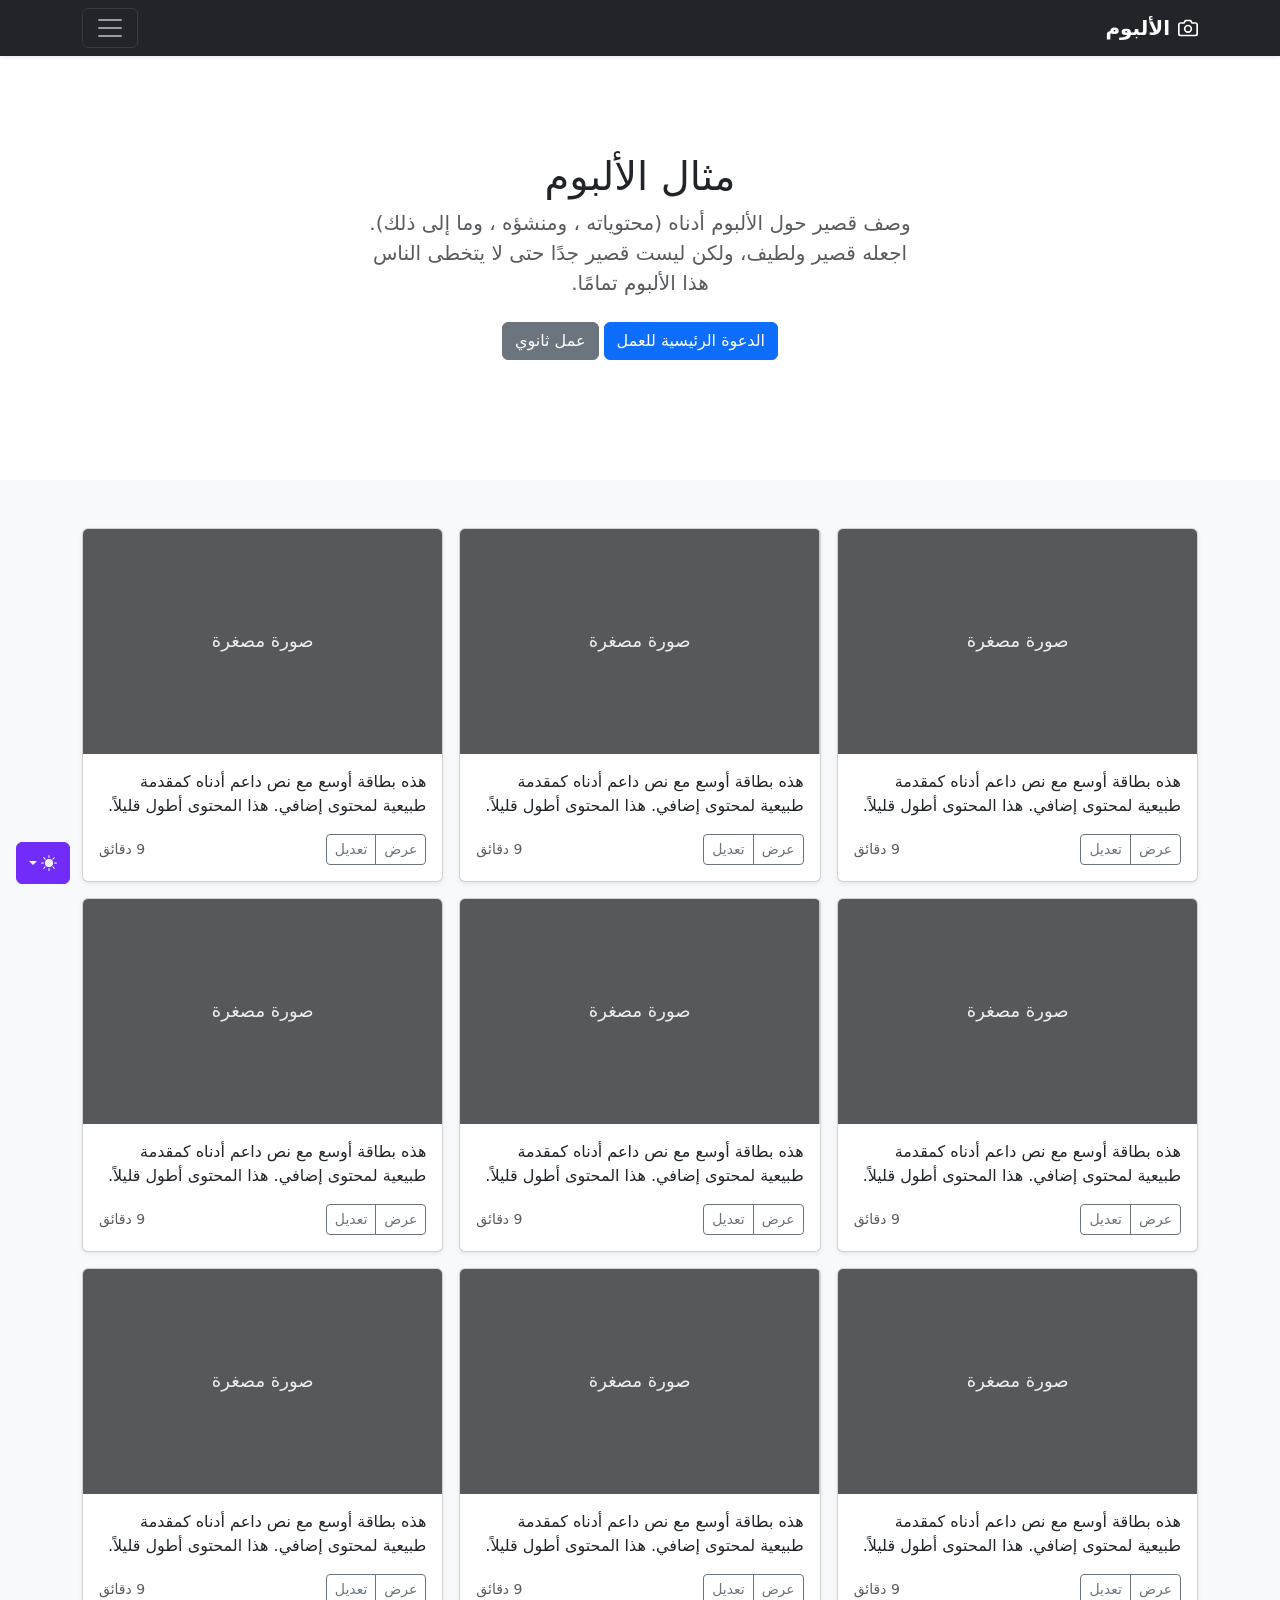
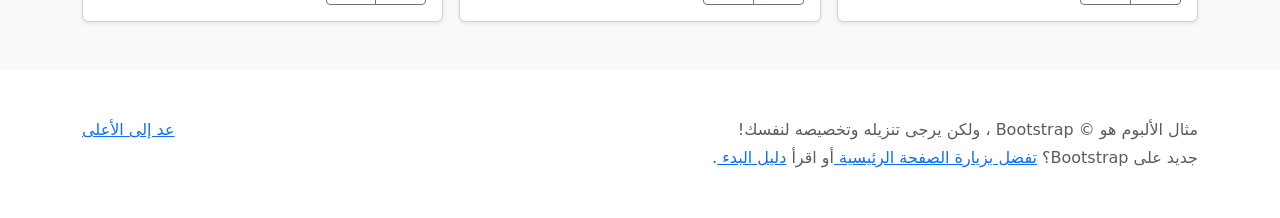
<file: bootstrap-5.3.8-examples/bootstrap-5.3.8-examples/album-rtl/index.html>
<!doctype html>
<html lang="ar" dir="rtl" data-bs-theme="auto">
  <head>
    <meta charset="utf-8" />
    <meta name="viewport" content="width=device-width, initial-scale=1" />
    <meta name="description" content="" />
    <meta
      name="author"
      content="Mark Otto, Jacob Thornton, and Bootstrap contributors"
    />
    <meta name="generator" content="Astro v5.13.2" />
    <title>مثال الألبوم · Bootstrap v5.3</title>
    <link
      rel="canonical"
      href="https://getbootstrap.com/docs/5.3/examples/album-rtl/"
    />
    <script src="../assets/js/color-modes.js"></script>
    <link href="../assets/dist/css/bootstrap.rtl.min.css" rel="stylesheet" />
    <meta name="theme-color" content="#712cf9" />
    <style>
      .bd-placeholder-img {
        font-size: 1.125rem;
        text-anchor: middle;
        -webkit-user-select: none;
        -moz-user-select: none;
        user-select: none;
      }
      @media (min-width: 768px) {
        .bd-placeholder-img-lg {
          font-size: 3.5rem;
        }
      }
      .b-example-divider {
        width: 100%;
        height: 3rem;
        background-color: #0000001a;
        border: solid rgba(0, 0, 0, 0.15);
        border-width: 1px 0;
        box-shadow:
          inset 0 0.5em 1.5em #0000001a,
          inset 0 0.125em 0.5em #00000026;
      }
      .b-example-vr {
        flex-shrink: 0;
        width: 1.5rem;
        height: 100vh;
      }
      .bi {
        vertical-align: -0.125em;
        fill: currentColor;
      }
      .nav-scroller {
        position: relative;
        z-index: 2;
        height: 2.75rem;
        overflow-y: hidden;
      }
      .nav-scroller .nav {
        display: flex;
        flex-wrap: nowrap;
        padding-bottom: 1rem;
        margin-top: -1px;
        overflow-x: auto;
        text-align: center;
        white-space: nowrap;
        -webkit-overflow-scrolling: touch;
      }
      .btn-bd-primary {
        --bd-violet-bg: #712cf9;
        --bd-violet-rgb: 112.520718, 44.062154, 249.437846;
        --bs-btn-font-weight: 600;
        --bs-btn-color: var(--bs-white);
        --bs-btn-bg: var(--bd-violet-bg);
        --bs-btn-border-color: var(--bd-violet-bg);
        --bs-btn-hover-color: var(--bs-white);
        --bs-btn-hover-bg: #6528e0;
        --bs-btn-hover-border-color: #6528e0;
        --bs-btn-focus-shadow-rgb: var(--bd-violet-rgb);
        --bs-btn-active-color: var(--bs-btn-hover-color);
        --bs-btn-active-bg: #5a23c8;
        --bs-btn-active-border-color: #5a23c8;
      }
      .bd-mode-toggle {
        z-index: 1500;
      }
      .bd-mode-toggle .bi {
        width: 1em;
        height: 1em;
      }
      .bd-mode-toggle .dropdown-menu .active .bi {
        display: block !important;
      }
    </style>
  </head>
  <body>
    <svg xmlns="http://www.w3.org/2000/svg" class="d-none">
      <symbol id="check2" viewBox="0 0 16 16">
        <path
          d="M13.854 3.646a.5.5 0 0 1 0 .708l-7 7a.5.5 0 0 1-.708 0l-3.5-3.5a.5.5 0 1 1 .708-.708L6.5 10.293l6.646-6.647a.5.5 0 0 1 .708 0z"
        ></path>
      </symbol>
      <symbol id="circle-half" viewBox="0 0 16 16">
        <path
          d="M8 15A7 7 0 1 0 8 1v14zm0 1A8 8 0 1 1 8 0a8 8 0 0 1 0 16z"
        ></path>
      </symbol>
      <symbol id="moon-stars-fill" viewBox="0 0 16 16">
        <path
          d="M6 .278a.768.768 0 0 1 .08.858 7.208 7.208 0 0 0-.878 3.46c0 4.021 3.278 7.277 7.318 7.277.527 0 1.04-.055 1.533-.16a.787.787 0 0 1 .81.316.733.733 0 0 1-.031.893A8.349 8.349 0 0 1 8.344 16C3.734 16 0 12.286 0 7.71 0 4.266 2.114 1.312 5.124.06A.752.752 0 0 1 6 .278z"
        ></path>
        <path
          d="M10.794 3.148a.217.217 0 0 1 .412 0l.387 1.162c.173.518.579.924 1.097 1.097l1.162.387a.217.217 0 0 1 0 .412l-1.162.387a1.734 1.734 0 0 0-1.097 1.097l-.387 1.162a.217.217 0 0 1-.412 0l-.387-1.162A1.734 1.734 0 0 0 9.31 6.593l-1.162-.387a.217.217 0 0 1 0-.412l1.162-.387a1.734 1.734 0 0 0 1.097-1.097l.387-1.162zM13.863.099a.145.145 0 0 1 .274 0l.258.774c.115.346.386.617.732.732l.774.258a.145.145 0 0 1 0 .274l-.774.258a1.156 1.156 0 0 0-.732.732l-.258.774a.145.145 0 0 1-.274 0l-.258-.774a1.156 1.156 0 0 0-.732-.732l-.774-.258a.145.145 0 0 1 0-.274l.774-.258c.346-.115.617-.386.732-.732L13.863.1z"
        ></path>
      </symbol>
      <symbol id="sun-fill" viewBox="0 0 16 16">
        <path
          d="M8 12a4 4 0 1 0 0-8 4 4 0 0 0 0 8zM8 0a.5.5 0 0 1 .5.5v2a.5.5 0 0 1-1 0v-2A.5.5 0 0 1 8 0zm0 13a.5.5 0 0 1 .5.5v2a.5.5 0 0 1-1 0v-2A.5.5 0 0 1 8 13zm8-5a.5.5 0 0 1-.5.5h-2a.5.5 0 0 1 0-1h2a.5.5 0 0 1 .5.5zM3 8a.5.5 0 0 1-.5.5h-2a.5.5 0 0 1 0-1h2A.5.5 0 0 1 3 8zm10.657-5.657a.5.5 0 0 1 0 .707l-1.414 1.415a.5.5 0 1 1-.707-.708l1.414-1.414a.5.5 0 0 1 .707 0zm-9.193 9.193a.5.5 0 0 1 0 .707L3.05 13.657a.5.5 0 0 1-.707-.707l1.414-1.414a.5.5 0 0 1 .707 0zm9.193 2.121a.5.5 0 0 1-.707 0l-1.414-1.414a.5.5 0 0 1 .707-.707l1.414 1.414a.5.5 0 0 1 0 .707zM4.464 4.465a.5.5 0 0 1-.707 0L2.343 3.05a.5.5 0 1 1 .707-.707l1.414 1.414a.5.5 0 0 1 0 .708z"
        ></path>
      </symbol>
    </svg>
    <div
      class="dropdown position-fixed bottom-0 end-0 mb-3 me-3 bd-mode-toggle"
    >
      <button
        class="btn btn-bd-primary py-2 dropdown-toggle d-flex align-items-center"
        id="bd-theme"
        type="button"
        aria-expanded="false"
        data-bs-toggle="dropdown"
        aria-label="Toggle theme (auto)"
      >
        <svg class="bi my-1 theme-icon-active" aria-hidden="true">
          <use href="#circle-half"></use>
        </svg>
        <span class="visually-hidden" id="bd-theme-text">Toggle theme</span>
      </button>
      <ul
        class="dropdown-menu dropdown-menu-end shadow"
        aria-labelledby="bd-theme-text"
      >
        <li>
          <button
            type="button"
            class="dropdown-item d-flex align-items-center"
            data-bs-theme-value="light"
            aria-pressed="false"
          >
            <svg class="bi me-2 opacity-50" aria-hidden="true">
              <use href="#sun-fill"></use>
            </svg>
            Light
            <svg class="bi ms-auto d-none" aria-hidden="true">
              <use href="#check2"></use>
            </svg>
          </button>
        </li>
        <li>
          <button
            type="button"
            class="dropdown-item d-flex align-items-center"
            data-bs-theme-value="dark"
            aria-pressed="false"
          >
            <svg class="bi me-2 opacity-50" aria-hidden="true">
              <use href="#moon-stars-fill"></use>
            </svg>
            Dark
            <svg class="bi ms-auto d-none" aria-hidden="true">
              <use href="#check2"></use>
            </svg>
          </button>
        </li>
        <li>
          <button
            type="button"
            class="dropdown-item d-flex align-items-center active"
            data-bs-theme-value="auto"
            aria-pressed="true"
          >
            <svg class="bi me-2 opacity-50" aria-hidden="true">
              <use href="#circle-half"></use>
            </svg>
            Auto
            <svg class="bi ms-auto d-none" aria-hidden="true">
              <use href="#check2"></use>
            </svg>
          </button>
        </li>
      </ul>
    </div>
    <header data-bs-theme="dark">
      <div class="collapse text-bg-dark" id="navbarHeader">
        <div class="container">
          <div class="row">
            <div class="col-sm-8 col-md-7 py-4">
              <h4>حول</h4>
              <p class="text-body-secondary">
                أضف بعض المعلومات حول الألبوم، المؤلف، أو أي سياق خلفية آخر.
                اجعلها بضع جمل حتى يتمكن الزوار من التقاط بعض التلميحات المفيدة.
                ثم اربطها ببعض مواقع التواصل الاجتماعي أو معلومات الاتصال.
              </p>
            </div>
            <div class="col-sm-4 offset-md-1 py-4">
              <h4>تواصل معي</h4>
              <ul class="list-unstyled">
                <li><a href="#" class="text-white">تابعني على تويتر</a></li>
                <li>
                  <a href="#" class="text-white">شاركني الإعجاب في فيسبوك</a>
                </li>
                <li>
                  <a href="#" class="text-white"
                    >راسلني على البريد الإلكتروني</a
                  >
                </li>
              </ul>
            </div>
          </div>
        </div>
      </div>
      <div class="navbar navbar-dark bg-dark shadow-sm">
        <div class="container">
          <a href="#" class="navbar-brand d-flex align-items-center">
            <svg
              xmlns="http://www.w3.org/2000/svg"
              width="20"
              height="20"
              fill="none"
              stroke="currentColor"
              stroke-linecap="round"
              stroke-linejoin="round"
              stroke-width="2"
              aria-hidden="true"
              class="me-2"
              viewBox="0 0 24 24"
            >
              <path
                d="M23 19a2 2 0 0 1-2 2H3a2 2 0 0 1-2-2V8a2 2 0 0 1 2-2h4l2-3h6l2 3h4a2 2 0 0 1 2 2z"
              ></path>
              <circle cx="12" cy="13" r="4"></circle>
            </svg>
            <strong>الألبوم</strong>
          </a>
          <button
            class="navbar-toggler"
            type="button"
            data-bs-toggle="collapse"
            data-bs-target="#navbarHeader"
            aria-controls="navbarHeader"
            aria-expanded="false"
            aria-label="تبديل التنقل"
          >
            <span class="navbar-toggler-icon"></span>
          </button>
        </div>
      </div>
    </header>
    <main>
      <section class="py-5 text-center container">
        <div class="row py-lg-5">
          <div class="col-lg-6 col-md-8 mx-auto">
            <h1 class="fw-light">مثال الألبوم</h1>
            <p class="lead text-body-secondary">
              وصف قصير حول الألبوم أدناه (محتوياته ، ومنشؤه ، وما إلى ذلك).
              اجعله قصير ولطيف، ولكن ليست قصير جدًا حتى لا يتخطى الناس هذا
              الألبوم تمامًا.
            </p>
            <p>
              <a href="#" class="btn btn-primary my-2">الدعوة الرئيسية للعمل</a>
              <a href="#" class="btn btn-secondary my-2">عمل ثانوي</a>
            </p>
          </div>
        </div>
      </section>
      <div class="album py-5 bg-body-tertiary">
        <div class="container">
          <div class="row row-cols-1 row-cols-sm-2 row-cols-md-3 g-3">
            <div class="col">
              <div class="card shadow-sm">
                <svg
                  aria-label="Placeholder: صورة مصغرة"
                  class="bd-placeholder-img card-img-top"
                  height="225"
                  preserveAspectRatio="xMidYMid slice"
                  role="img"
                  width="100%"
                  xmlns="http://www.w3.org/2000/svg"
                >
                  <title>Placeholder</title>
                  <rect width="100%" height="100%" fill="#55595c"></rect>
                  <text x="50%" y="50%" fill="#eceeef" dy=".3em">
                    صورة مصغرة
                  </text>
                </svg>
                <div class="card-body">
                  <p class="card-text">
                    هذه بطاقة أوسع مع نص داعم أدناه كمقدمة طبيعية لمحتوى إضافي.
                    هذا المحتوى أطول قليلاً.
                  </p>
                  <div
                    class="d-flex justify-content-between align-items-center"
                  >
                    <div class="btn-group">
                      <button
                        type="button"
                        class="btn btn-sm btn-outline-secondary"
                      >
                        عرض
                      </button>
                      <button
                        type="button"
                        class="btn btn-sm btn-outline-secondary"
                      >
                        تعديل
                      </button>
                    </div>
                    <small class="text-body-secondary">9 دقائق</small>
                  </div>
                </div>
              </div>
            </div>
            <div class="col">
              <div class="card shadow-sm">
                <svg
                  aria-label="Placeholder: صورة مصغرة"
                  class="bd-placeholder-img card-img-top"
                  height="225"
                  preserveAspectRatio="xMidYMid slice"
                  role="img"
                  width="100%"
                  xmlns="http://www.w3.org/2000/svg"
                >
                  <title>Placeholder</title>
                  <rect width="100%" height="100%" fill="#55595c"></rect>
                  <text x="50%" y="50%" fill="#eceeef" dy=".3em">
                    صورة مصغرة
                  </text>
                </svg>
                <div class="card-body">
                  <p class="card-text">
                    هذه بطاقة أوسع مع نص داعم أدناه كمقدمة طبيعية لمحتوى إضافي.
                    هذا المحتوى أطول قليلاً.
                  </p>
                  <div
                    class="d-flex justify-content-between align-items-center"
                  >
                    <div class="btn-group">
                      <button
                        type="button"
                        class="btn btn-sm btn-outline-secondary"
                      >
                        عرض
                      </button>
                      <button
                        type="button"
                        class="btn btn-sm btn-outline-secondary"
                      >
                        تعديل
                      </button>
                    </div>
                    <small class="text-body-secondary">9 دقائق</small>
                  </div>
                </div>
              </div>
            </div>
            <div class="col">
              <div class="card shadow-sm">
                <svg
                  aria-label="Placeholder: صورة مصغرة"
                  class="bd-placeholder-img card-img-top"
                  height="225"
                  preserveAspectRatio="xMidYMid slice"
                  role="img"
                  width="100%"
                  xmlns="http://www.w3.org/2000/svg"
                >
                  <title>Placeholder</title>
                  <rect width="100%" height="100%" fill="#55595c"></rect>
                  <text x="50%" y="50%" fill="#eceeef" dy=".3em">
                    صورة مصغرة
                  </text>
                </svg>
                <div class="card-body">
                  <p class="card-text">
                    هذه بطاقة أوسع مع نص داعم أدناه كمقدمة طبيعية لمحتوى إضافي.
                    هذا المحتوى أطول قليلاً.
                  </p>
                  <div
                    class="d-flex justify-content-between align-items-center"
                  >
                    <div class="btn-group">
                      <button
                        type="button"
                        class="btn btn-sm btn-outline-secondary"
                      >
                        عرض
                      </button>
                      <button
                        type="button"
                        class="btn btn-sm btn-outline-secondary"
                      >
                        تعديل
                      </button>
                    </div>
                    <small class="text-body-secondary">9 دقائق</small>
                  </div>
                </div>
              </div>
            </div>
            <div class="col">
              <div class="card shadow-sm">
                <svg
                  aria-label="Placeholder: صورة مصغرة"
                  class="bd-placeholder-img card-img-top"
                  height="225"
                  preserveAspectRatio="xMidYMid slice"
                  role="img"
                  width="100%"
                  xmlns="http://www.w3.org/2000/svg"
                >
                  <title>Placeholder</title>
                  <rect width="100%" height="100%" fill="#55595c"></rect>
                  <text x="50%" y="50%" fill="#eceeef" dy=".3em">
                    صورة مصغرة
                  </text>
                </svg>
                <div class="card-body">
                  <p class="card-text">
                    هذه بطاقة أوسع مع نص داعم أدناه كمقدمة طبيعية لمحتوى إضافي.
                    هذا المحتوى أطول قليلاً.
                  </p>
                  <div
                    class="d-flex justify-content-between align-items-center"
                  >
                    <div class="btn-group">
                      <button
                        type="button"
                        class="btn btn-sm btn-outline-secondary"
                      >
                        عرض
                      </button>
                      <button
                        type="button"
                        class="btn btn-sm btn-outline-secondary"
                      >
                        تعديل
                      </button>
                    </div>
                    <small class="text-body-secondary">9 دقائق</small>
                  </div>
                </div>
              </div>
            </div>
            <div class="col">
              <div class="card shadow-sm">
                <svg
                  aria-label="Placeholder: صورة مصغرة"
                  class="bd-placeholder-img card-img-top"
                  height="225"
                  preserveAspectRatio="xMidYMid slice"
                  role="img"
                  width="100%"
                  xmlns="http://www.w3.org/2000/svg"
                >
                  <title>Placeholder</title>
                  <rect width="100%" height="100%" fill="#55595c"></rect>
                  <text x="50%" y="50%" fill="#eceeef" dy=".3em">
                    صورة مصغرة
                  </text>
                </svg>
                <div class="card-body">
                  <p class="card-text">
                    هذه بطاقة أوسع مع نص داعم أدناه كمقدمة طبيعية لمحتوى إضافي.
                    هذا المحتوى أطول قليلاً.
                  </p>
                  <div
                    class="d-flex justify-content-between align-items-center"
                  >
                    <div class="btn-group">
                      <button
                        type="button"
                        class="btn btn-sm btn-outline-secondary"
                      >
                        عرض
                      </button>
                      <button
                        type="button"
                        class="btn btn-sm btn-outline-secondary"
                      >
                        تعديل
                      </button>
                    </div>
                    <small class="text-body-secondary">9 دقائق</small>
                  </div>
                </div>
              </div>
            </div>
            <div class="col">
              <div class="card shadow-sm">
                <svg
                  aria-label="Placeholder: صورة مصغرة"
                  class="bd-placeholder-img card-img-top"
                  height="225"
                  preserveAspectRatio="xMidYMid slice"
                  role="img"
                  width="100%"
                  xmlns="http://www.w3.org/2000/svg"
                >
                  <title>Placeholder</title>
                  <rect width="100%" height="100%" fill="#55595c"></rect>
                  <text x="50%" y="50%" fill="#eceeef" dy=".3em">
                    صورة مصغرة
                  </text>
                </svg>
                <div class="card-body">
                  <p class="card-text">
                    هذه بطاقة أوسع مع نص داعم أدناه كمقدمة طبيعية لمحتوى إضافي.
                    هذا المحتوى أطول قليلاً.
                  </p>
                  <div
                    class="d-flex justify-content-between align-items-center"
                  >
                    <div class="btn-group">
                      <button
                        type="button"
                        class="btn btn-sm btn-outline-secondary"
                      >
                        عرض
                      </button>
                      <button
                        type="button"
                        class="btn btn-sm btn-outline-secondary"
                      >
                        تعديل
                      </button>
                    </div>
                    <small class="text-body-secondary">9 دقائق</small>
                  </div>
                </div>
              </div>
            </div>
            <div class="col">
              <div class="card shadow-sm">
                <svg
                  aria-label="Placeholder: صورة مصغرة"
                  class="bd-placeholder-img card-img-top"
                  height="225"
                  preserveAspectRatio="xMidYMid slice"
                  role="img"
                  width="100%"
                  xmlns="http://www.w3.org/2000/svg"
                >
                  <title>Placeholder</title>
                  <rect width="100%" height="100%" fill="#55595c"></rect>
                  <text x="50%" y="50%" fill="#eceeef" dy=".3em">
                    صورة مصغرة
                  </text>
                </svg>
                <div class="card-body">
                  <p class="card-text">
                    هذه بطاقة أوسع مع نص داعم أدناه كمقدمة طبيعية لمحتوى إضافي.
                    هذا المحتوى أطول قليلاً.
                  </p>
                  <div
                    class="d-flex justify-content-between align-items-center"
                  >
                    <div class="btn-group">
                      <button
                        type="button"
                        class="btn btn-sm btn-outline-secondary"
                      >
                        عرض
                      </button>
                      <button
                        type="button"
                        class="btn btn-sm btn-outline-secondary"
                      >
                        تعديل
                      </button>
                    </div>
                    <small class="text-body-secondary">9 دقائق</small>
                  </div>
                </div>
              </div>
            </div>
            <div class="col">
              <div class="card shadow-sm">
                <svg
                  aria-label="Placeholder: صورة مصغرة"
                  class="bd-placeholder-img card-img-top"
                  height="225"
                  preserveAspectRatio="xMidYMid slice"
                  role="img"
                  width="100%"
                  xmlns="http://www.w3.org/2000/svg"
                >
                  <title>Placeholder</title>
                  <rect width="100%" height="100%" fill="#55595c"></rect>
                  <text x="50%" y="50%" fill="#eceeef" dy=".3em">
                    صورة مصغرة
                  </text>
                </svg>
                <div class="card-body">
                  <p class="card-text">
                    هذه بطاقة أوسع مع نص داعم أدناه كمقدمة طبيعية لمحتوى إضافي.
                    هذا المحتوى أطول قليلاً.
                  </p>
                  <div
                    class="d-flex justify-content-between align-items-center"
                  >
                    <div class="btn-group">
                      <button
                        type="button"
                        class="btn btn-sm btn-outline-secondary"
                      >
                        عرض
                      </button>
                      <button
                        type="button"
                        class="btn btn-sm btn-outline-secondary"
                      >
                        تعديل
                      </button>
                    </div>
                    <small class="text-body-secondary">9 دقائق</small>
                  </div>
                </div>
              </div>
            </div>
            <div class="col">
              <div class="card shadow-sm">
                <svg
                  aria-label="Placeholder: صورة مصغرة"
                  class="bd-placeholder-img card-img-top"
                  height="225"
                  preserveAspectRatio="xMidYMid slice"
                  role="img"
                  width="100%"
                  xmlns="http://www.w3.org/2000/svg"
                >
                  <title>Placeholder</title>
                  <rect width="100%" height="100%" fill="#55595c"></rect>
                  <text x="50%" y="50%" fill="#eceeef" dy=".3em">
                    صورة مصغرة
                  </text>
                </svg>
                <div class="card-body">
                  <p class="card-text">
                    هذه بطاقة أوسع مع نص داعم أدناه كمقدمة طبيعية لمحتوى إضافي.
                    هذا المحتوى أطول قليلاً.
                  </p>
                  <div
                    class="d-flex justify-content-between align-items-center"
                  >
                    <div class="btn-group">
                      <button
                        type="button"
                        class="btn btn-sm btn-outline-secondary"
                      >
                        عرض
                      </button>
                      <button
                        type="button"
                        class="btn btn-sm btn-outline-secondary"
                      >
                        تعديل
                      </button>
                    </div>
                    <small class="text-body-secondary">9 دقائق</small>
                  </div>
                </div>
              </div>
            </div>
          </div>
        </div>
      </div>
    </main>
    <footer class="text-body-secondary py-5">
      <div class="container">
        <p class="float-end mb-1"><a href="#">عد إلى الأعلى</a></p>
        <p class="mb-1">
          مثال الألبوم هو © Bootstrap ، ولكن يرجى تنزيله وتخصيصه لنفسك!
        </p>
        <p class="mb-0">
          جديد على Bootstrap؟ <a href="/"> تفضل بزيارة الصفحة الرئيسية </a> أو
          اقرأ <a href="../getting-started/introduction"> دليل البدء </a>.
        </p>
      </div>
    </footer>
    <script
      src="../assets/dist/js/bootstrap.bundle.min.js"
      class="astro-vvvwv3sm"
    ></script>
  </body>
</html>
</file>
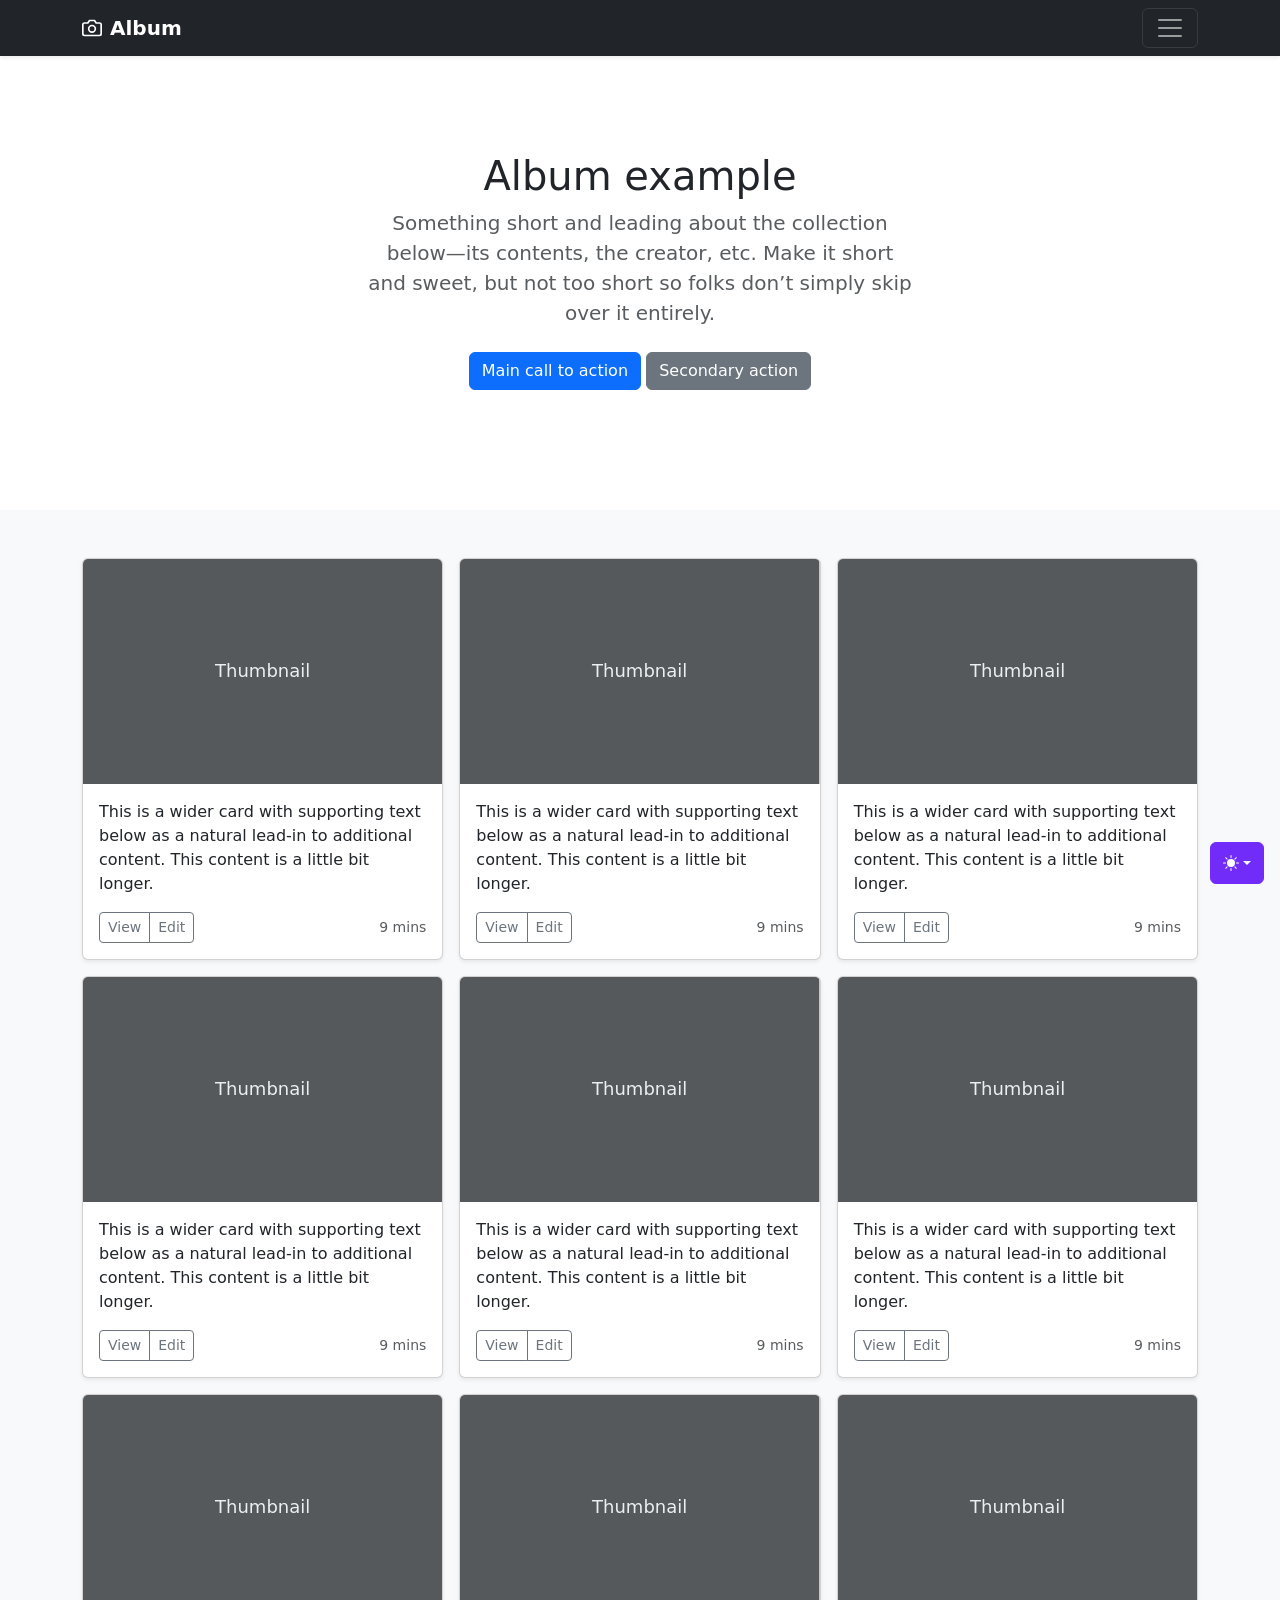
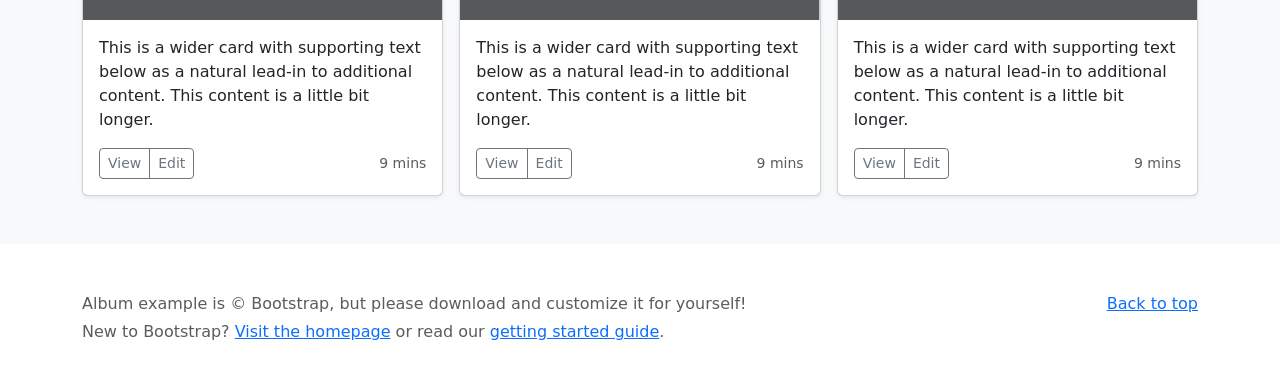
<file: bootstrap-5.3.8-examples/bootstrap-5.3.8-examples/album/index.html>
<!doctype html>
<html lang="en" data-bs-theme="auto">
  <head>
    <meta charset="utf-8" />
    <meta name="viewport" content="width=device-width, initial-scale=1" />
    <meta name="description" content="" />
    <meta
      name="author"
      content="Mark Otto, Jacob Thornton, and Bootstrap contributors"
    />
    <meta name="generator" content="Astro v5.13.2" />
    <title>Album example · Bootstrap v5.3</title>
    <link
      rel="canonical"
      href="https://getbootstrap.com/docs/5.3/examples/album/"
    />
    <script src="../assets/js/color-modes.js"></script>
    <link href="../assets/dist/css/bootstrap.min.css" rel="stylesheet" />
    <meta name="theme-color" content="#712cf9" />
    <style>
      .bd-placeholder-img {
        font-size: 1.125rem;
        text-anchor: middle;
        -webkit-user-select: none;
        -moz-user-select: none;
        user-select: none;
      }
      @media (min-width: 768px) {
        .bd-placeholder-img-lg {
          font-size: 3.5rem;
        }
      }
      .b-example-divider {
        width: 100%;
        height: 3rem;
        background-color: #0000001a;
        border: solid rgba(0, 0, 0, 0.15);
        border-width: 1px 0;
        box-shadow:
          inset 0 0.5em 1.5em #0000001a,
          inset 0 0.125em 0.5em #00000026;
      }
      .b-example-vr {
        flex-shrink: 0;
        width: 1.5rem;
        height: 100vh;
      }
      .bi {
        vertical-align: -0.125em;
        fill: currentColor;
      }
      .nav-scroller {
        position: relative;
        z-index: 2;
        height: 2.75rem;
        overflow-y: hidden;
      }
      .nav-scroller .nav {
        display: flex;
        flex-wrap: nowrap;
        padding-bottom: 1rem;
        margin-top: -1px;
        overflow-x: auto;
        text-align: center;
        white-space: nowrap;
        -webkit-overflow-scrolling: touch;
      }
      .btn-bd-primary {
        --bd-violet-bg: #712cf9;
        --bd-violet-rgb: 112.520718, 44.062154, 249.437846;
        --bs-btn-font-weight: 600;
        --bs-btn-color: var(--bs-white);
        --bs-btn-bg: var(--bd-violet-bg);
        --bs-btn-border-color: var(--bd-violet-bg);
        --bs-btn-hover-color: var(--bs-white);
        --bs-btn-hover-bg: #6528e0;
        --bs-btn-hover-border-color: #6528e0;
        --bs-btn-focus-shadow-rgb: var(--bd-violet-rgb);
        --bs-btn-active-color: var(--bs-btn-hover-color);
        --bs-btn-active-bg: #5a23c8;
        --bs-btn-active-border-color: #5a23c8;
      }
      .bd-mode-toggle {
        z-index: 1500;
      }
      .bd-mode-toggle .bi {
        width: 1em;
        height: 1em;
      }
      .bd-mode-toggle .dropdown-menu .active .bi {
        display: block !important;
      }
    </style>
  </head>
  <body>
    <svg xmlns="http://www.w3.org/2000/svg" class="d-none">
      <symbol id="check2" viewBox="0 0 16 16">
        <path
          d="M13.854 3.646a.5.5 0 0 1 0 .708l-7 7a.5.5 0 0 1-.708 0l-3.5-3.5a.5.5 0 1 1 .708-.708L6.5 10.293l6.646-6.647a.5.5 0 0 1 .708 0z"
        ></path>
      </symbol>
      <symbol id="circle-half" viewBox="0 0 16 16">
        <path
          d="M8 15A7 7 0 1 0 8 1v14zm0 1A8 8 0 1 1 8 0a8 8 0 0 1 0 16z"
        ></path>
      </symbol>
      <symbol id="moon-stars-fill" viewBox="0 0 16 16">
        <path
          d="M6 .278a.768.768 0 0 1 .08.858 7.208 7.208 0 0 0-.878 3.46c0 4.021 3.278 7.277 7.318 7.277.527 0 1.04-.055 1.533-.16a.787.787 0 0 1 .81.316.733.733 0 0 1-.031.893A8.349 8.349 0 0 1 8.344 16C3.734 16 0 12.286 0 7.71 0 4.266 2.114 1.312 5.124.06A.752.752 0 0 1 6 .278z"
        ></path>
        <path
          d="M10.794 3.148a.217.217 0 0 1 .412 0l.387 1.162c.173.518.579.924 1.097 1.097l1.162.387a.217.217 0 0 1 0 .412l-1.162.387a1.734 1.734 0 0 0-1.097 1.097l-.387 1.162a.217.217 0 0 1-.412 0l-.387-1.162A1.734 1.734 0 0 0 9.31 6.593l-1.162-.387a.217.217 0 0 1 0-.412l1.162-.387a1.734 1.734 0 0 0 1.097-1.097l.387-1.162zM13.863.099a.145.145 0 0 1 .274 0l.258.774c.115.346.386.617.732.732l.774.258a.145.145 0 0 1 0 .274l-.774.258a1.156 1.156 0 0 0-.732.732l-.258.774a.145.145 0 0 1-.274 0l-.258-.774a1.156 1.156 0 0 0-.732-.732l-.774-.258a.145.145 0 0 1 0-.274l.774-.258c.346-.115.617-.386.732-.732L13.863.1z"
        ></path>
      </symbol>
      <symbol id="sun-fill" viewBox="0 0 16 16">
        <path
          d="M8 12a4 4 0 1 0 0-8 4 4 0 0 0 0 8zM8 0a.5.5 0 0 1 .5.5v2a.5.5 0 0 1-1 0v-2A.5.5 0 0 1 8 0zm0 13a.5.5 0 0 1 .5.5v2a.5.5 0 0 1-1 0v-2A.5.5 0 0 1 8 13zm8-5a.5.5 0 0 1-.5.5h-2a.5.5 0 0 1 0-1h2a.5.5 0 0 1 .5.5zM3 8a.5.5 0 0 1-.5.5h-2a.5.5 0 0 1 0-1h2A.5.5 0 0 1 3 8zm10.657-5.657a.5.5 0 0 1 0 .707l-1.414 1.415a.5.5 0 1 1-.707-.708l1.414-1.414a.5.5 0 0 1 .707 0zm-9.193 9.193a.5.5 0 0 1 0 .707L3.05 13.657a.5.5 0 0 1-.707-.707l1.414-1.414a.5.5 0 0 1 .707 0zm9.193 2.121a.5.5 0 0 1-.707 0l-1.414-1.414a.5.5 0 0 1 .707-.707l1.414 1.414a.5.5 0 0 1 0 .707zM4.464 4.465a.5.5 0 0 1-.707 0L2.343 3.05a.5.5 0 1 1 .707-.707l1.414 1.414a.5.5 0 0 1 0 .708z"
        ></path>
      </symbol>
    </svg>
    <div
      class="dropdown position-fixed bottom-0 end-0 mb-3 me-3 bd-mode-toggle"
    >
      <button
        class="btn btn-bd-primary py-2 dropdown-toggle d-flex align-items-center"
        id="bd-theme"
        type="button"
        aria-expanded="false"
        data-bs-toggle="dropdown"
        aria-label="Toggle theme (auto)"
      >
        <svg class="bi my-1 theme-icon-active" aria-hidden="true">
          <use href="#circle-half"></use>
        </svg>
        <span class="visually-hidden" id="bd-theme-text">Toggle theme</span>
      </button>
      <ul
        class="dropdown-menu dropdown-menu-end shadow"
        aria-labelledby="bd-theme-text"
      >
        <li>
          <button
            type="button"
            class="dropdown-item d-flex align-items-center"
            data-bs-theme-value="light"
            aria-pressed="false"
          >
            <svg class="bi me-2 opacity-50" aria-hidden="true">
              <use href="#sun-fill"></use>
            </svg>
            Light
            <svg class="bi ms-auto d-none" aria-hidden="true">
              <use href="#check2"></use>
            </svg>
          </button>
        </li>
        <li>
          <button
            type="button"
            class="dropdown-item d-flex align-items-center"
            data-bs-theme-value="dark"
            aria-pressed="false"
          >
            <svg class="bi me-2 opacity-50" aria-hidden="true">
              <use href="#moon-stars-fill"></use>
            </svg>
            Dark
            <svg class="bi ms-auto d-none" aria-hidden="true">
              <use href="#check2"></use>
            </svg>
          </button>
        </li>
        <li>
          <button
            type="button"
            class="dropdown-item d-flex align-items-center active"
            data-bs-theme-value="auto"
            aria-pressed="true"
          >
            <svg class="bi me-2 opacity-50" aria-hidden="true">
              <use href="#circle-half"></use>
            </svg>
            Auto
            <svg class="bi ms-auto d-none" aria-hidden="true">
              <use href="#check2"></use>
            </svg>
          </button>
        </li>
      </ul>
    </div>
    <header data-bs-theme="dark">
      <div class="collapse text-bg-dark" id="navbarHeader">
        <div class="container">
          <div class="row">
            <div class="col-sm-8 col-md-7 py-4">
              <h4>About</h4>
              <p class="text-body-secondary">
                Add some information about the album below, the author, or any
                other background context. Make it a few sentences long so folks
                can pick up some informative tidbits. Then, link them off to
                some social networking sites or contact information.
              </p>
            </div>
            <div class="col-sm-4 offset-md-1 py-4">
              <h4>Contact</h4>
              <ul class="list-unstyled">
                <li><a href="#" class="text-white">Follow on X</a></li>
                <li><a href="#" class="text-white">Like on Facebook</a></li>
                <li><a href="#" class="text-white">Email me</a></li>
              </ul>
            </div>
          </div>
        </div>
      </div>
      <div class="navbar navbar-dark bg-dark shadow-sm">
        <div class="container">
          <a href="#" class="navbar-brand d-flex align-items-center">
            <svg
              xmlns="http://www.w3.org/2000/svg"
              width="20"
              height="20"
              fill="none"
              stroke="currentColor"
              stroke-linecap="round"
              stroke-linejoin="round"
              stroke-width="2"
              aria-hidden="true"
              class="me-2"
              viewBox="0 0 24 24"
            >
              <path
                d="M23 19a2 2 0 0 1-2 2H3a2 2 0 0 1-2-2V8a2 2 0 0 1 2-2h4l2-3h6l2 3h4a2 2 0 0 1 2 2z"
              ></path>
              <circle cx="12" cy="13" r="4"></circle>
            </svg>
            <strong>Album</strong>
          </a>
          <button
            class="navbar-toggler"
            type="button"
            data-bs-toggle="collapse"
            data-bs-target="#navbarHeader"
            aria-controls="navbarHeader"
            aria-expanded="false"
            aria-label="Toggle navigation"
          >
            <span class="navbar-toggler-icon"></span>
          </button>
        </div>
      </div>
    </header>
    <main>
      <section class="py-5 text-center container">
        <div class="row py-lg-5">
          <div class="col-lg-6 col-md-8 mx-auto">
            <h1 class="fw-light">Album example</h1>
            <p class="lead text-body-secondary">
              Something short and leading about the collection below—its
              contents, the creator, etc. Make it short and sweet, but not too
              short so folks don’t simply skip over it entirely.
            </p>
            <p>
              <a href="#" class="btn btn-primary my-2">Main call to action</a>
              <a href="#" class="btn btn-secondary my-2">Secondary action</a>
            </p>
          </div>
        </div>
      </section>
      <div class="album py-5 bg-body-tertiary">
        <div class="container">
          <div class="row row-cols-1 row-cols-sm-2 row-cols-md-3 g-3">
            <div class="col">
              <div class="card shadow-sm">
                <svg
                  aria-label="Placeholder: Thumbnail"
                  class="bd-placeholder-img card-img-top"
                  height="225"
                  preserveAspectRatio="xMidYMid slice"
                  role="img"
                  width="100%"
                  xmlns="http://www.w3.org/2000/svg"
                >
                  <title>Placeholder</title>
                  <rect width="100%" height="100%" fill="#55595c"></rect>
                  <text x="50%" y="50%" fill="#eceeef" dy=".3em">
                    Thumbnail
                  </text>
                </svg>
                <div class="card-body">
                  <p class="card-text">
                    This is a wider card with supporting text below as a natural
                    lead-in to additional content. This content is a little bit
                    longer.
                  </p>
                  <div
                    class="d-flex justify-content-between align-items-center"
                  >
                    <div class="btn-group">
                      <button
                        type="button"
                        class="btn btn-sm btn-outline-secondary"
                      >
                        View
                      </button>
                      <button
                        type="button"
                        class="btn btn-sm btn-outline-secondary"
                      >
                        Edit
                      </button>
                    </div>
                    <small class="text-body-secondary">9 mins</small>
                  </div>
                </div>
              </div>
            </div>
            <div class="col">
              <div class="card shadow-sm">
                <svg
                  aria-label="Placeholder: Thumbnail"
                  class="bd-placeholder-img card-img-top"
                  height="225"
                  preserveAspectRatio="xMidYMid slice"
                  role="img"
                  width="100%"
                  xmlns="http://www.w3.org/2000/svg"
                >
                  <title>Placeholder</title>
                  <rect width="100%" height="100%" fill="#55595c"></rect>
                  <text x="50%" y="50%" fill="#eceeef" dy=".3em">
                    Thumbnail
                  </text>
                </svg>
                <div class="card-body">
                  <p class="card-text">
                    This is a wider card with supporting text below as a natural
                    lead-in to additional content. This content is a little bit
                    longer.
                  </p>
                  <div
                    class="d-flex justify-content-between align-items-center"
                  >
                    <div class="btn-group">
                      <button
                        type="button"
                        class="btn btn-sm btn-outline-secondary"
                      >
                        View
                      </button>
                      <button
                        type="button"
                        class="btn btn-sm btn-outline-secondary"
                      >
                        Edit
                      </button>
                    </div>
                    <small class="text-body-secondary">9 mins</small>
                  </div>
                </div>
              </div>
            </div>
            <div class="col">
              <div class="card shadow-sm">
                <svg
                  aria-label="Placeholder: Thumbnail"
                  class="bd-placeholder-img card-img-top"
                  height="225"
                  preserveAspectRatio="xMidYMid slice"
                  role="img"
                  width="100%"
                  xmlns="http://www.w3.org/2000/svg"
                >
                  <title>Placeholder</title>
                  <rect width="100%" height="100%" fill="#55595c"></rect>
                  <text x="50%" y="50%" fill="#eceeef" dy=".3em">
                    Thumbnail
                  </text>
                </svg>
                <div class="card-body">
                  <p class="card-text">
                    This is a wider card with supporting text below as a natural
                    lead-in to additional content. This content is a little bit
                    longer.
                  </p>
                  <div
                    class="d-flex justify-content-between align-items-center"
                  >
                    <div class="btn-group">
                      <button
                        type="button"
                        class="btn btn-sm btn-outline-secondary"
                      >
                        View
                      </button>
                      <button
                        type="button"
                        class="btn btn-sm btn-outline-secondary"
                      >
                        Edit
                      </button>
                    </div>
                    <small class="text-body-secondary">9 mins</small>
                  </div>
                </div>
              </div>
            </div>
            <div class="col">
              <div class="card shadow-sm">
                <svg
                  aria-label="Placeholder: Thumbnail"
                  class="bd-placeholder-img card-img-top"
                  height="225"
                  preserveAspectRatio="xMidYMid slice"
                  role="img"
                  width="100%"
                  xmlns="http://www.w3.org/2000/svg"
                >
                  <title>Placeholder</title>
                  <rect width="100%" height="100%" fill="#55595c"></rect>
                  <text x="50%" y="50%" fill="#eceeef" dy=".3em">
                    Thumbnail
                  </text>
                </svg>
                <div class="card-body">
                  <p class="card-text">
                    This is a wider card with supporting text below as a natural
                    lead-in to additional content. This content is a little bit
                    longer.
                  </p>
                  <div
                    class="d-flex justify-content-between align-items-center"
                  >
                    <div class="btn-group">
                      <button
                        type="button"
                        class="btn btn-sm btn-outline-secondary"
                      >
                        View
                      </button>
                      <button
                        type="button"
                        class="btn btn-sm btn-outline-secondary"
                      >
                        Edit
                      </button>
                    </div>
                    <small class="text-body-secondary">9 mins</small>
                  </div>
                </div>
              </div>
            </div>
            <div class="col">
              <div class="card shadow-sm">
                <svg
                  aria-label="Placeholder: Thumbnail"
                  class="bd-placeholder-img card-img-top"
                  height="225"
                  preserveAspectRatio="xMidYMid slice"
                  role="img"
                  width="100%"
                  xmlns="http://www.w3.org/2000/svg"
                >
                  <title>Placeholder</title>
                  <rect width="100%" height="100%" fill="#55595c"></rect>
                  <text x="50%" y="50%" fill="#eceeef" dy=".3em">
                    Thumbnail
                  </text>
                </svg>
                <div class="card-body">
                  <p class="card-text">
                    This is a wider card with supporting text below as a natural
                    lead-in to additional content. This content is a little bit
                    longer.
                  </p>
                  <div
                    class="d-flex justify-content-between align-items-center"
                  >
                    <div class="btn-group">
                      <button
                        type="button"
                        class="btn btn-sm btn-outline-secondary"
                      >
                        View
                      </button>
                      <button
                        type="button"
                        class="btn btn-sm btn-outline-secondary"
                      >
                        Edit
                      </button>
                    </div>
                    <small class="text-body-secondary">9 mins</small>
                  </div>
                </div>
              </div>
            </div>
            <div class="col">
              <div class="card shadow-sm">
                <svg
                  aria-label="Placeholder: Thumbnail"
                  class="bd-placeholder-img card-img-top"
                  height="225"
                  preserveAspectRatio="xMidYMid slice"
                  role="img"
                  width="100%"
                  xmlns="http://www.w3.org/2000/svg"
                >
                  <title>Placeholder</title>
                  <rect width="100%" height="100%" fill="#55595c"></rect>
                  <text x="50%" y="50%" fill="#eceeef" dy=".3em">
                    Thumbnail
                  </text>
                </svg>
                <div class="card-body">
                  <p class="card-text">
                    This is a wider card with supporting text below as a natural
                    lead-in to additional content. This content is a little bit
                    longer.
                  </p>
                  <div
                    class="d-flex justify-content-between align-items-center"
                  >
                    <div class="btn-group">
                      <button
                        type="button"
                        class="btn btn-sm btn-outline-secondary"
                      >
                        View
                      </button>
                      <button
                        type="button"
                        class="btn btn-sm btn-outline-secondary"
                      >
                        Edit
                      </button>
                    </div>
                    <small class="text-body-secondary">9 mins</small>
                  </div>
                </div>
              </div>
            </div>
            <div class="col">
              <div class="card shadow-sm">
                <svg
                  aria-label="Placeholder: Thumbnail"
                  class="bd-placeholder-img card-img-top"
                  height="225"
                  preserveAspectRatio="xMidYMid slice"
                  role="img"
                  width="100%"
                  xmlns="http://www.w3.org/2000/svg"
                >
                  <title>Placeholder</title>
                  <rect width="100%" height="100%" fill="#55595c"></rect>
                  <text x="50%" y="50%" fill="#eceeef" dy=".3em">
                    Thumbnail
                  </text>
                </svg>
                <div class="card-body">
                  <p class="card-text">
                    This is a wider card with supporting text below as a natural
                    lead-in to additional content. This content is a little bit
                    longer.
                  </p>
                  <div
                    class="d-flex justify-content-between align-items-center"
                  >
                    <div class="btn-group">
                      <button
                        type="button"
                        class="btn btn-sm btn-outline-secondary"
                      >
                        View
                      </button>
                      <button
                        type="button"
                        class="btn btn-sm btn-outline-secondary"
                      >
                        Edit
                      </button>
                    </div>
                    <small class="text-body-secondary">9 mins</small>
                  </div>
                </div>
              </div>
            </div>
            <div class="col">
              <div class="card shadow-sm">
                <svg
                  aria-label="Placeholder: Thumbnail"
                  class="bd-placeholder-img card-img-top"
                  height="225"
                  preserveAspectRatio="xMidYMid slice"
                  role="img"
                  width="100%"
                  xmlns="http://www.w3.org/2000/svg"
                >
                  <title>Placeholder</title>
                  <rect width="100%" height="100%" fill="#55595c"></rect>
                  <text x="50%" y="50%" fill="#eceeef" dy=".3em">
                    Thumbnail
                  </text>
                </svg>
                <div class="card-body">
                  <p class="card-text">
                    This is a wider card with supporting text below as a natural
                    lead-in to additional content. This content is a little bit
                    longer.
                  </p>
                  <div
                    class="d-flex justify-content-between align-items-center"
                  >
                    <div class="btn-group">
                      <button
                        type="button"
                        class="btn btn-sm btn-outline-secondary"
                      >
                        View
                      </button>
                      <button
                        type="button"
                        class="btn btn-sm btn-outline-secondary"
                      >
                        Edit
                      </button>
                    </div>
                    <small class="text-body-secondary">9 mins</small>
                  </div>
                </div>
              </div>
            </div>
            <div class="col">
              <div class="card shadow-sm">
                <svg
                  aria-label="Placeholder: Thumbnail"
                  class="bd-placeholder-img card-img-top"
                  height="225"
                  preserveAspectRatio="xMidYMid slice"
                  role="img"
                  width="100%"
                  xmlns="http://www.w3.org/2000/svg"
                >
                  <title>Placeholder</title>
                  <rect width="100%" height="100%" fill="#55595c"></rect>
                  <text x="50%" y="50%" fill="#eceeef" dy=".3em">
                    Thumbnail
                  </text>
                </svg>
                <div class="card-body">
                  <p class="card-text">
                    This is a wider card with supporting text below as a natural
                    lead-in to additional content. This content is a little bit
                    longer.
                  </p>
                  <div
                    class="d-flex justify-content-between align-items-center"
                  >
                    <div class="btn-group">
                      <button
                        type="button"
                        class="btn btn-sm btn-outline-secondary"
                      >
                        View
                      </button>
                      <button
                        type="button"
                        class="btn btn-sm btn-outline-secondary"
                      >
                        Edit
                      </button>
                    </div>
                    <small class="text-body-secondary">9 mins</small>
                  </div>
                </div>
              </div>
            </div>
          </div>
        </div>
      </div>
    </main>
    <footer class="text-body-secondary py-5">
      <div class="container">
        <p class="float-end mb-1"><a href="#">Back to top</a></p>
        <p class="mb-1">
          Album example is &copy; Bootstrap, but please download and customize
          it for yourself!
        </p>
        <p class="mb-0">
          New to Bootstrap? <a href="/">Visit the homepage</a> or read our
          <a href="../getting-started/introduction">getting started guide</a>.
        </p>
      </div>
    </footer>
    <script
      src="../assets/dist/js/bootstrap.bundle.min.js"
      class="astro-vvvwv3sm"
    ></script>
  </body>
</html>
</file>
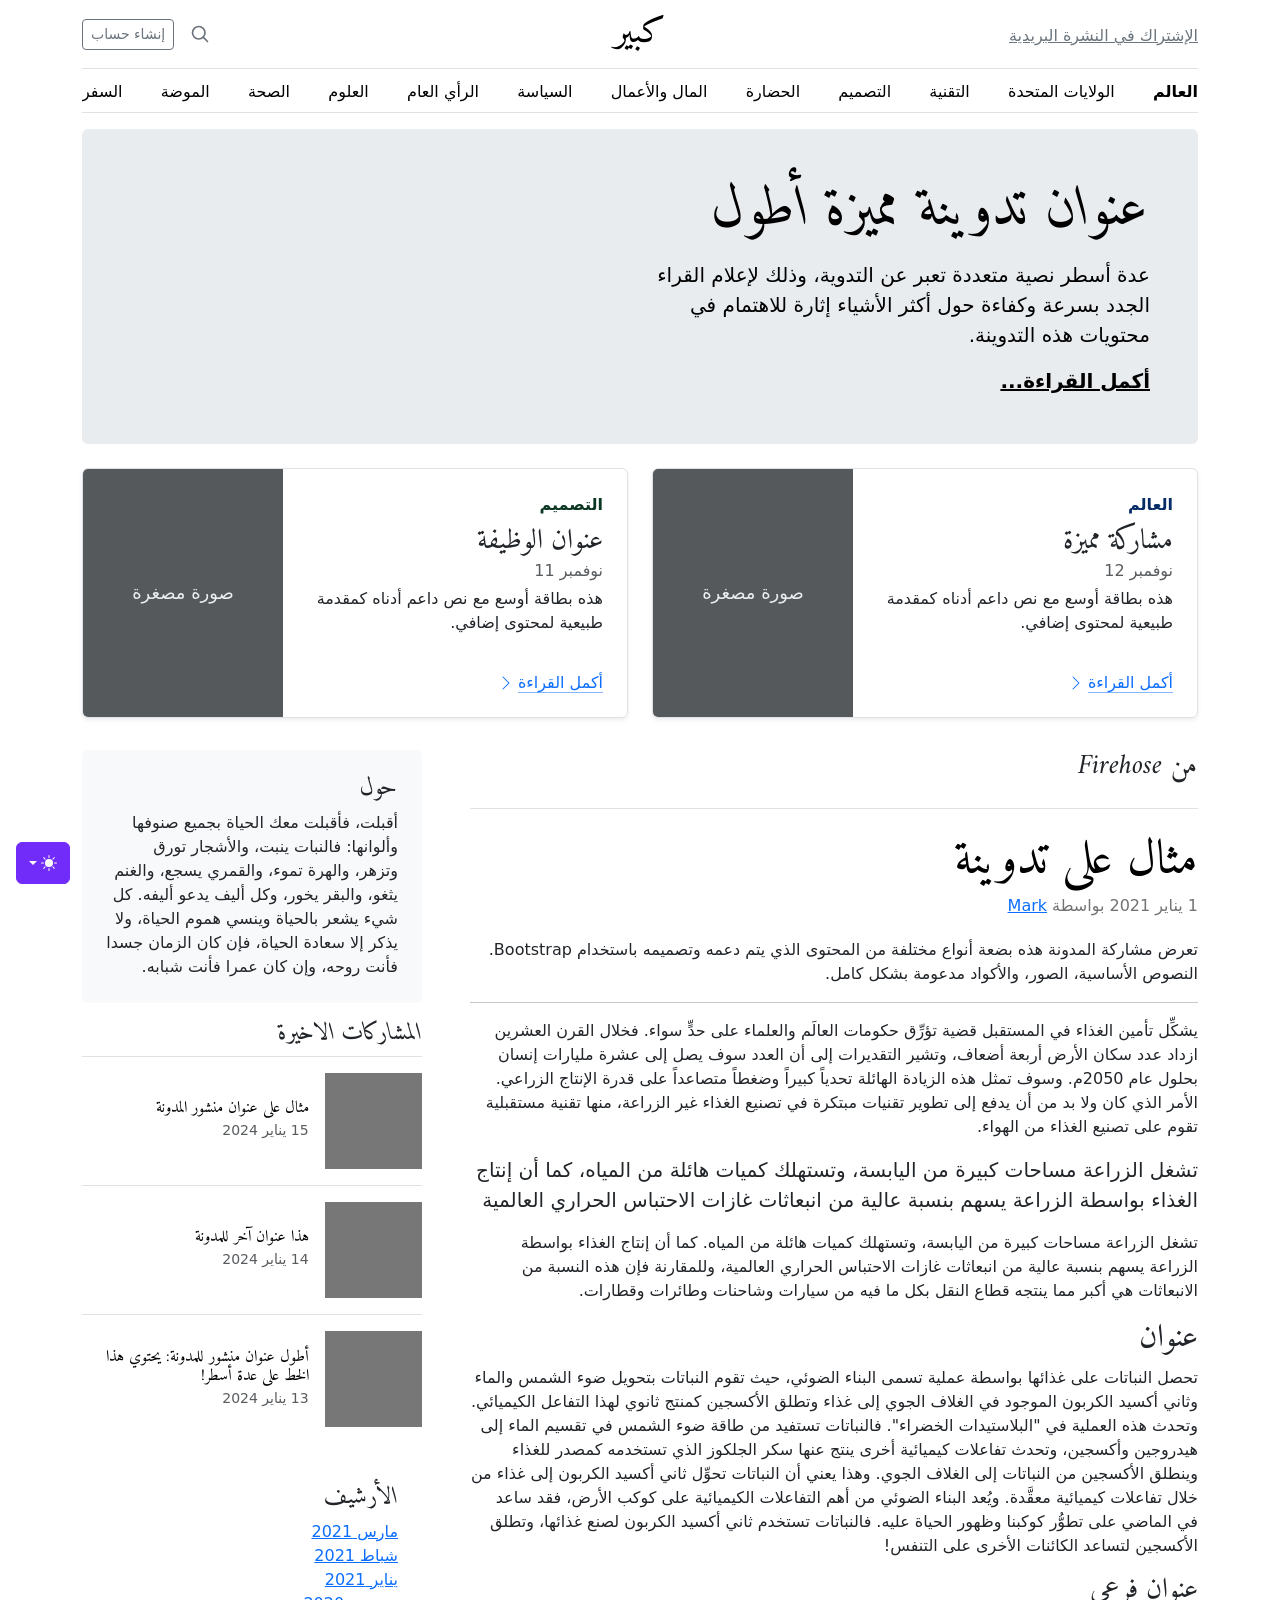
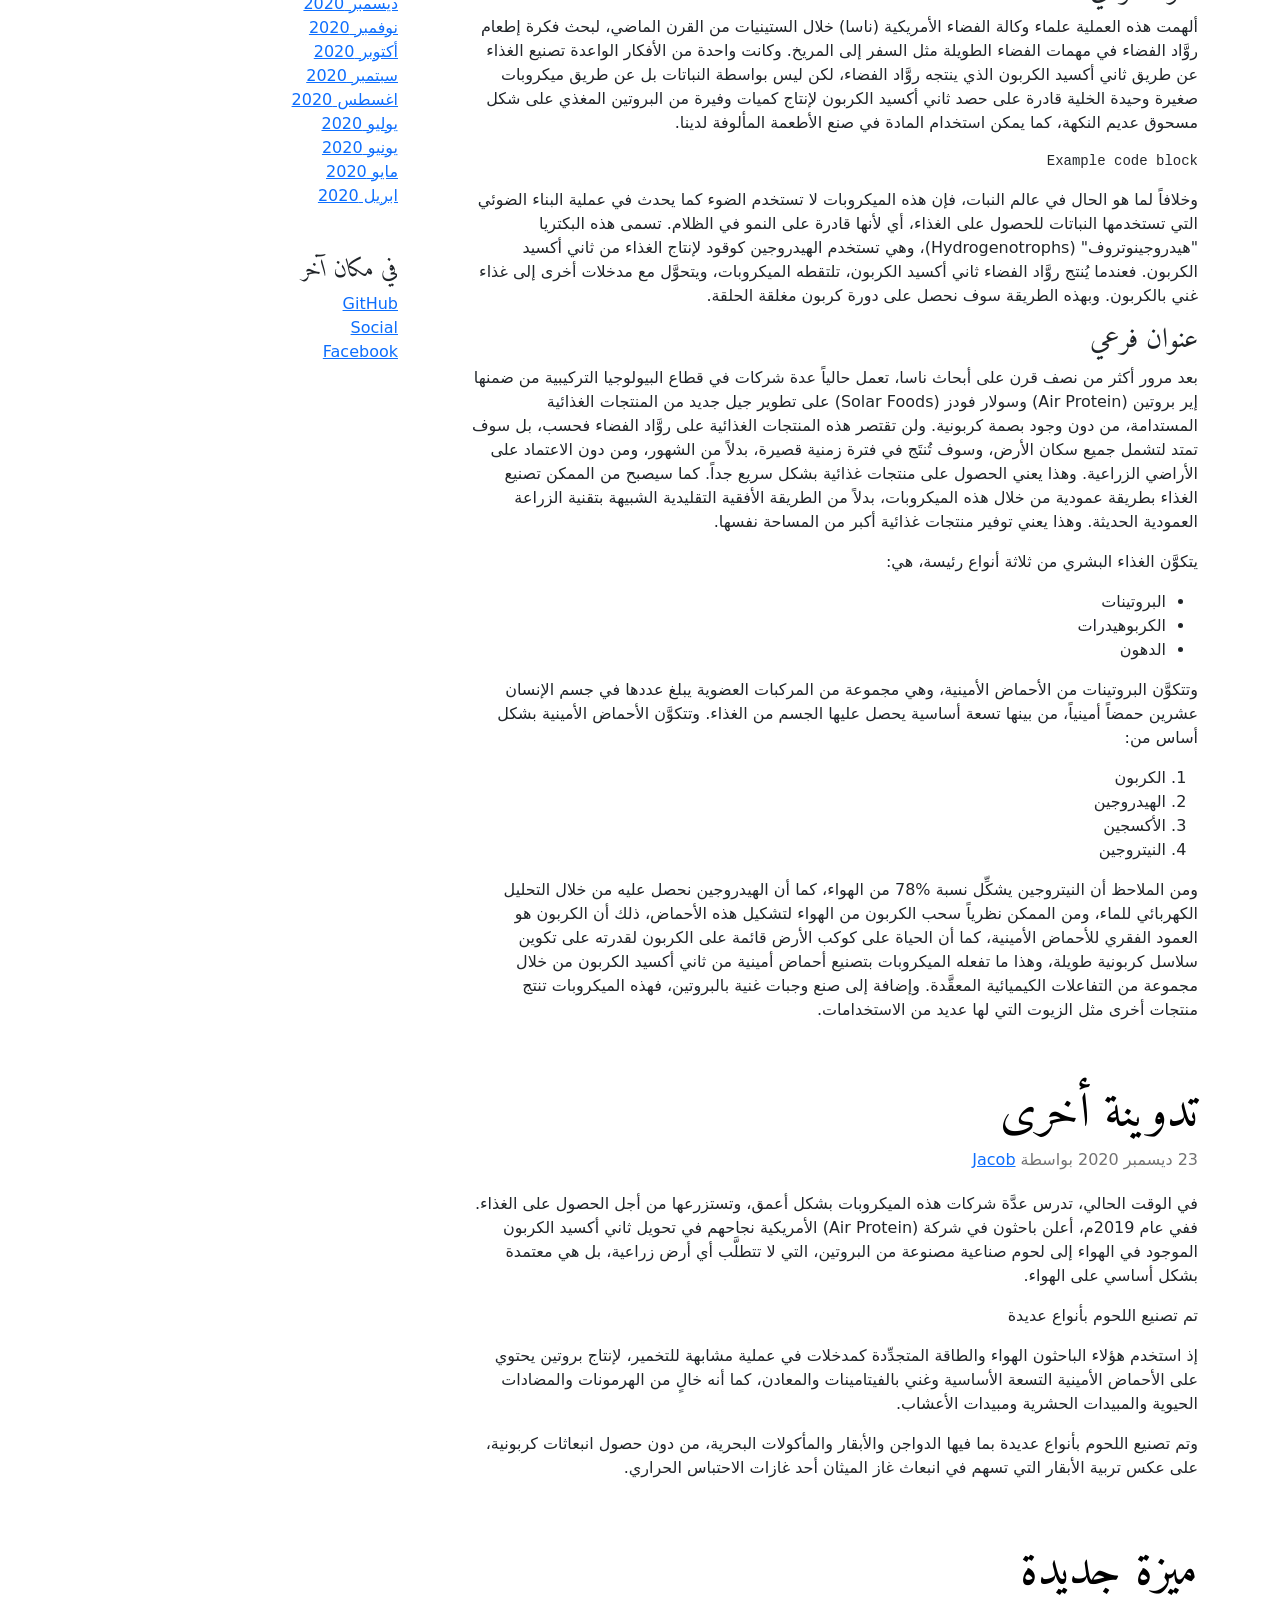
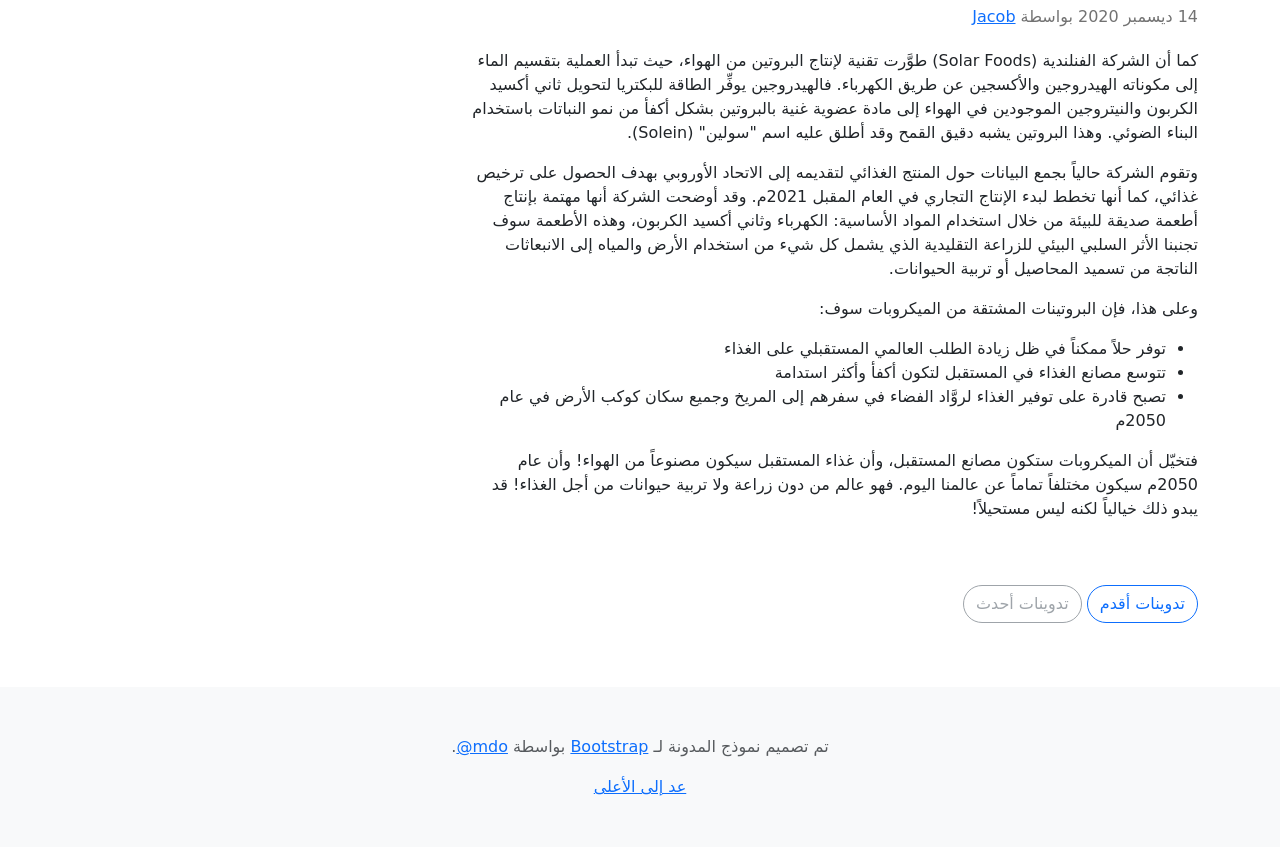
<file: bootstrap-5.3.8-examples/bootstrap-5.3.8-examples/blog-rtl/index.html>
<!doctype html>
<html lang="ar" dir="rtl" data-bs-theme="auto">
  <head>
    <meta charset="utf-8" />
    <meta name="viewport" content="width=device-width, initial-scale=1" />
    <meta name="description" content="" />
    <meta
      name="author"
      content="Mark Otto, Jacob Thornton, and Bootstrap contributors"
    />
    <meta name="generator" content="Astro v5.13.2" />
    <title>قالب المدونة · Bootstrap v5.3</title>
    <link
      rel="canonical"
      href="https://getbootstrap.com/docs/5.3/examples/blog-rtl/"
    />
    <script src="../assets/js/color-modes.js"></script>
    <link href="../assets/dist/css/bootstrap.rtl.min.css" rel="stylesheet" />
    <meta name="theme-color" content="#712cf9" />
    <link
      href="https://fonts.googleapis.com/css?family=Amiri:wght@400;700&display=swap"
      rel="stylesheet"
    />
    <link href="../blog/blog.rtl.css" rel="stylesheet" />
    <style>
      .bd-placeholder-img {
        font-size: 1.125rem;
        text-anchor: middle;
        -webkit-user-select: none;
        -moz-user-select: none;
        user-select: none;
      }
      @media (min-width: 768px) {
        .bd-placeholder-img-lg {
          font-size: 3.5rem;
        }
      }
      .b-example-divider {
        width: 100%;
        height: 3rem;
        background-color: #0000001a;
        border: solid rgba(0, 0, 0, 0.15);
        border-width: 1px 0;
        box-shadow:
          inset 0 0.5em 1.5em #0000001a,
          inset 0 0.125em 0.5em #00000026;
      }
      .b-example-vr {
        flex-shrink: 0;
        width: 1.5rem;
        height: 100vh;
      }
      .bi {
        vertical-align: -0.125em;
        fill: currentColor;
      }
      .nav-scroller {
        position: relative;
        z-index: 2;
        height: 2.75rem;
        overflow-y: hidden;
      }
      .nav-scroller .nav {
        display: flex;
        flex-wrap: nowrap;
        padding-bottom: 1rem;
        margin-top: -1px;
        overflow-x: auto;
        text-align: center;
        white-space: nowrap;
        -webkit-overflow-scrolling: touch;
      }
      .btn-bd-primary {
        --bd-violet-bg: #712cf9;
        --bd-violet-rgb: 112.520718, 44.062154, 249.437846;
        --bs-btn-font-weight: 600;
        --bs-btn-color: var(--bs-white);
        --bs-btn-bg: var(--bd-violet-bg);
        --bs-btn-border-color: var(--bd-violet-bg);
        --bs-btn-hover-color: var(--bs-white);
        --bs-btn-hover-bg: #6528e0;
        --bs-btn-hover-border-color: #6528e0;
        --bs-btn-focus-shadow-rgb: var(--bd-violet-rgb);
        --bs-btn-active-color: var(--bs-btn-hover-color);
        --bs-btn-active-bg: #5a23c8;
        --bs-btn-active-border-color: #5a23c8;
      }
      .bd-mode-toggle {
        z-index: 1500;
      }
      .bd-mode-toggle .bi {
        width: 1em;
        height: 1em;
      }
      .bd-mode-toggle .dropdown-menu .active .bi {
        display: block !important;
      }
    </style>
  </head>
  <body>
    <svg xmlns="http://www.w3.org/2000/svg" class="d-none">
      <symbol id="check2" viewBox="0 0 16 16">
        <path
          d="M13.854 3.646a.5.5 0 0 1 0 .708l-7 7a.5.5 0 0 1-.708 0l-3.5-3.5a.5.5 0 1 1 .708-.708L6.5 10.293l6.646-6.647a.5.5 0 0 1 .708 0z"
        ></path>
      </symbol>
      <symbol id="circle-half" viewBox="0 0 16 16">
        <path
          d="M8 15A7 7 0 1 0 8 1v14zm0 1A8 8 0 1 1 8 0a8 8 0 0 1 0 16z"
        ></path>
      </symbol>
      <symbol id="moon-stars-fill" viewBox="0 0 16 16">
        <path
          d="M6 .278a.768.768 0 0 1 .08.858 7.208 7.208 0 0 0-.878 3.46c0 4.021 3.278 7.277 7.318 7.277.527 0 1.04-.055 1.533-.16a.787.787 0 0 1 .81.316.733.733 0 0 1-.031.893A8.349 8.349 0 0 1 8.344 16C3.734 16 0 12.286 0 7.71 0 4.266 2.114 1.312 5.124.06A.752.752 0 0 1 6 .278z"
        ></path>
        <path
          d="M10.794 3.148a.217.217 0 0 1 .412 0l.387 1.162c.173.518.579.924 1.097 1.097l1.162.387a.217.217 0 0 1 0 .412l-1.162.387a1.734 1.734 0 0 0-1.097 1.097l-.387 1.162a.217.217 0 0 1-.412 0l-.387-1.162A1.734 1.734 0 0 0 9.31 6.593l-1.162-.387a.217.217 0 0 1 0-.412l1.162-.387a1.734 1.734 0 0 0 1.097-1.097l.387-1.162zM13.863.099a.145.145 0 0 1 .274 0l.258.774c.115.346.386.617.732.732l.774.258a.145.145 0 0 1 0 .274l-.774.258a1.156 1.156 0 0 0-.732.732l-.258.774a.145.145 0 0 1-.274 0l-.258-.774a1.156 1.156 0 0 0-.732-.732l-.774-.258a.145.145 0 0 1 0-.274l.774-.258c.346-.115.617-.386.732-.732L13.863.1z"
        ></path>
      </symbol>
      <symbol id="sun-fill" viewBox="0 0 16 16">
        <path
          d="M8 12a4 4 0 1 0 0-8 4 4 0 0 0 0 8zM8 0a.5.5 0 0 1 .5.5v2a.5.5 0 0 1-1 0v-2A.5.5 0 0 1 8 0zm0 13a.5.5 0 0 1 .5.5v2a.5.5 0 0 1-1 0v-2A.5.5 0 0 1 8 13zm8-5a.5.5 0 0 1-.5.5h-2a.5.5 0 0 1 0-1h2a.5.5 0 0 1 .5.5zM3 8a.5.5 0 0 1-.5.5h-2a.5.5 0 0 1 0-1h2A.5.5 0 0 1 3 8zm10.657-5.657a.5.5 0 0 1 0 .707l-1.414 1.415a.5.5 0 1 1-.707-.708l1.414-1.414a.5.5 0 0 1 .707 0zm-9.193 9.193a.5.5 0 0 1 0 .707L3.05 13.657a.5.5 0 0 1-.707-.707l1.414-1.414a.5.5 0 0 1 .707 0zm9.193 2.121a.5.5 0 0 1-.707 0l-1.414-1.414a.5.5 0 0 1 .707-.707l1.414 1.414a.5.5 0 0 1 0 .707zM4.464 4.465a.5.5 0 0 1-.707 0L2.343 3.05a.5.5 0 1 1 .707-.707l1.414 1.414a.5.5 0 0 1 0 .708z"
        ></path>
      </symbol>
    </svg>
    <div
      class="dropdown position-fixed bottom-0 end-0 mb-3 me-3 bd-mode-toggle"
    >
      <button
        class="btn btn-bd-primary py-2 dropdown-toggle d-flex align-items-center"
        id="bd-theme"
        type="button"
        aria-expanded="false"
        data-bs-toggle="dropdown"
        aria-label="Toggle theme (auto)"
      >
        <svg class="bi my-1 theme-icon-active" aria-hidden="true">
          <use href="#circle-half"></use>
        </svg>
        <span class="visually-hidden" id="bd-theme-text">Toggle theme</span>
      </button>
      <ul
        class="dropdown-menu dropdown-menu-end shadow"
        aria-labelledby="bd-theme-text"
      >
        <li>
          <button
            type="button"
            class="dropdown-item d-flex align-items-center"
            data-bs-theme-value="light"
            aria-pressed="false"
          >
            <svg class="bi me-2 opacity-50" aria-hidden="true">
              <use href="#sun-fill"></use>
            </svg>
            Light
            <svg class="bi ms-auto d-none" aria-hidden="true">
              <use href="#check2"></use>
            </svg>
          </button>
        </li>
        <li>
          <button
            type="button"
            class="dropdown-item d-flex align-items-center"
            data-bs-theme-value="dark"
            aria-pressed="false"
          >
            <svg class="bi me-2 opacity-50" aria-hidden="true">
              <use href="#moon-stars-fill"></use>
            </svg>
            Dark
            <svg class="bi ms-auto d-none" aria-hidden="true">
              <use href="#check2"></use>
            </svg>
          </button>
        </li>
        <li>
          <button
            type="button"
            class="dropdown-item d-flex align-items-center active"
            data-bs-theme-value="auto"
            aria-pressed="true"
          >
            <svg class="bi me-2 opacity-50" aria-hidden="true">
              <use href="#circle-half"></use>
            </svg>
            Auto
            <svg class="bi ms-auto d-none" aria-hidden="true">
              <use href="#check2"></use>
            </svg>
          </button>
        </li>
      </ul>
    </div>
    <svg xmlns="http://www.w3.org/2000/svg" class="d-none">
      <symbol
        id="aperture"
        fill="none"
        stroke="currentColor"
        stroke-linecap="round"
        stroke-linejoin="round"
        stroke-width="2"
        viewBox="0 0 24 24"
      >
        <circle cx="12" cy="12" r="10"></circle>
        <path
          d="M14.31 8l5.74 9.94M9.69 8h11.48M7.38 12l5.74-9.94M9.69 16L3.95 6.06M14.31 16H2.83m13.79-4l-5.74 9.94"
        ></path>
      </symbol>
      <symbol id="cart" viewBox="0 0 16 16">
        <path
          d="M0 1.5A.5.5 0 0 1 .5 1H2a.5.5 0 0 1 .485.379L2.89 3H14.5a.5.5 0 0 1 .49.598l-1 5a.5.5 0 0 1-.465.401l-9.397.472L4.415 11H13a.5.5 0 0 1 0 1H4a.5.5 0 0 1-.491-.408L2.01 3.607 1.61 2H.5a.5.5 0 0 1-.5-.5zM3.102 4l.84 4.479 9.144-.459L13.89 4H3.102zM5 12a2 2 0 1 0 0 4 2 2 0 0 0 0-4zm7 0a2 2 0 1 0 0 4 2 2 0 0 0 0-4zm-7 1a1 1 0 1 1 0 2 1 1 0 0 1 0-2zm7 0a1 1 0 1 1 0 2 1 1 0 0 1 0-2z"
        ></path>
      </symbol>
      <symbol id="chevron-right" viewBox="0 0 16 16">
        <path
          fill-rule="evenodd"
          d="M4.646 1.646a.5.5 0 0 1 .708 0l6 6a.5.5 0 0 1 0 .708l-6 6a.5.5 0 0 1-.708-.708L10.293 8 4.646 2.354a.5.5 0 0 1 0-.708z"
        ></path>
      </symbol>
    </svg>
    <div class="container">
      <header class="border-bottom lh-1 py-3">
        <div class="row flex-nowrap justify-content-between align-items-center">
          <div class="col-4 pt-1">
            <a class="link-secondary" href="#">الإشتراك في النشرة البريدية</a>
          </div>
          <div class="col-4 text-center">
            <a
              class="blog-header-logo text-body-emphasis text-decoration-none"
              href="#"
              >كبير</a
            >
          </div>
          <div class="col-4 d-flex justify-content-end align-items-center">
            <a class="link-secondary" href="#" aria-label="بحث">
              <svg
                xmlns="http://www.w3.org/2000/svg"
                width="20"
                height="20"
                fill="none"
                stroke="currentColor"
                stroke-linecap="round"
                stroke-linejoin="round"
                stroke-width="2"
                class="mx-3"
                role="img"
                viewBox="0 0 24 24"
              >
                <title>بحث</title>
                <circle cx="10.5" cy="10.5" r="7.5"></circle>
                <path d="M21 21l-5.2-5.2"></path>
              </svg>
            </a>
            <a class="btn btn-sm btn-outline-secondary" href="#">إنشاء حساب</a>
          </div>
        </div>
      </header>
      <div class="nav-scroller py-1 mb-3 border-bottom">
        <nav class="nav nav-underline justify-content-between">
          <a class="nav-item nav-link link-body-emphasis active" href="#"
            >العالم</a
          >
          <a class="nav-item nav-link link-body-emphasis" href="#"
            >الولايات المتحدة</a
          >
          <a class="nav-item nav-link link-body-emphasis" href="#">التقنية</a>
          <a class="nav-item nav-link link-body-emphasis" href="#">التصميم</a>
          <a class="nav-item nav-link link-body-emphasis" href="#">الحضارة</a>
          <a class="nav-item nav-link link-body-emphasis" href="#"
            >المال والأعمال</a
          >
          <a class="nav-item nav-link link-body-emphasis" href="#">السياسة</a>
          <a class="nav-item nav-link link-body-emphasis" href="#"
            >الرأي العام</a
          >
          <a class="nav-item nav-link link-body-emphasis" href="#">العلوم</a>
          <a class="nav-item nav-link link-body-emphasis" href="#">الصحة</a>
          <a class="nav-item nav-link link-body-emphasis" href="#">الموضة</a>
          <a class="nav-item nav-link link-body-emphasis" href="#">السفر</a>
        </nav>
      </div>
    </div>
    <main class="container">
      <div class="p-4 p-md-5 mb-4 rounded text-body-emphasis bg-body-secondary">
        <div class="col-lg-6 px-0">
          <h1 class="display-4 fst-italic">عنوان تدوينة مميزة أطول</h1>
          <p class="lead my-3">
            عدة أسطر نصية متعددة تعبر عن التدوية، وذلك لإعلام القراء الجدد بسرعة
            وكفاءة حول أكثر الأشياء إثارة للاهتمام في محتويات هذه التدوينة.
          </p>
          <p class="lead mb-0">
            <a href="#" class="text-body-emphasis fw-bold">أكمل القراءة...</a>
          </p>
        </div>
      </div>
      <div class="row mb-2">
        <div class="col-md-6">
          <div
            class="row g-0 border rounded overflow-hidden flex-md-row mb-4 shadow-sm h-md-250 position-relative"
          >
            <div class="col p-4 d-flex flex-column position-static">
              <strong class="d-inline-block mb-2 text-primary-emphasis"
                >العالم</strong
              >
              <h3 class="mb-0">مشاركة مميزة</h3>
              <div class="mb-1 text-body-secondary">نوفمبر 12</div>
              <p class="card-text mb-auto">
                هذه بطاقة أوسع مع نص داعم أدناه كمقدمة طبيعية لمحتوى إضافي.
              </p>
              <a
                href="#"
                class="icon-link gap-1 icon-link-hover stretched-link"
              >
                أكمل القراءة
                <svg class="bi" aria-hidden="true">
                  <use xlink:href="#chevron-right"></use>
                </svg>
              </a>
            </div>
            <div class="col-auto d-none d-lg-block">
              <svg
                aria-label="Placeholder: صورة مصغرة"
                class="bd-placeholder-img"
                height="250"
                preserveAspectRatio="xMidYMid slice"
                role="img"
                width="200"
                xmlns="http://www.w3.org/2000/svg"
              >
                <title>Placeholder</title>
                <rect width="100%" height="100%" fill="#55595c"></rect>
                <text x="50%" y="50%" fill="#eceeef" dy=".3em">صورة مصغرة</text>
              </svg>
            </div>
          </div>
        </div>
        <div class="col-md-6">
          <div
            class="row g-0 border rounded overflow-hidden flex-md-row mb-4 shadow-sm h-md-250 position-relative"
          >
            <div class="col p-4 d-flex flex-column position-static">
              <strong class="d-inline-block mb-2 text-success-emphasis"
                >التصميم</strong
              >
              <h3 class="mb-0">عنوان الوظيفة</h3>
              <div class="mb-1 text-body-secondary">نوفمبر 11</div>
              <p class="mb-auto">
                هذه بطاقة أوسع مع نص داعم أدناه كمقدمة طبيعية لمحتوى إضافي.
              </p>
              <a
                href="#"
                class="icon-link gap-1 icon-link-hover stretched-link"
              >
                أكمل القراءة
                <svg class="bi" aria-hidden="true">
                  <use xlink:href="#chevron-right"></use>
                </svg>
              </a>
            </div>
            <div class="col-auto d-none d-lg-block">
              <svg
                aria-label="Placeholder: صورة مصغرة"
                class="bd-placeholder-img"
                height="250"
                preserveAspectRatio="xMidYMid slice"
                role="img"
                width="200"
                xmlns="http://www.w3.org/2000/svg"
              >
                <title>Placeholder</title>
                <rect width="100%" height="100%" fill="#55595c"></rect>
                <text x="50%" y="50%" fill="#eceeef" dy=".3em">صورة مصغرة</text>
              </svg>
            </div>
          </div>
        </div>
      </div>
      <div class="row g-5">
        <div class="col-md-8">
          <h3 class="pb-4 mb-4 fst-italic border-bottom">من Firehose</h3>
          <article class="blog-post">
            <h2 class="display-5 link-body-emphasis mb-1">مثال على تدوينة</h2>
            <p class="blog-post-meta">
              1 يناير 2021 بواسطة <a href="#"> Mark </a>
            </p>
            <p>
              تعرض مشاركة المدونة هذه بضعة أنواع مختلفة من المحتوى الذي يتم دعمه
              وتصميمه باستخدام Bootstrap. النصوص الأساسية، الصور، والأكواد
              مدعومة بشكل كامل.
            </p>
            <hr />
            <p>
              يشكِّل تأمين الغذاء في المستقبل قضية تؤرِّق حكومات العالَم
              والعلماء على حدٍّ سواء. فخلال القرن العشرين ازداد عدد سكان الأرض
              أربعة أضعاف، وتشير التقديرات إلى أن العدد سوف يصل إلى عشرة مليارات
              إنسان بحلول عام 2050م. وسوف تمثل هذه الزيادة الهائلة تحدياً كبيراً
              وضغطاً متصاعداً على قدرة الإنتاج الزراعي. الأمر الذي كان ولا بد من
              أن يدفع إلى تطوير تقنيات مبتكرة في تصنيع الغذاء غير الزراعة، منها
              تقنية مستقبلية تقوم على تصنيع الغذاء من الهواء.
            </p>
            <blockquote class="blockquote">
              <p>
                تشغل الزراعة مساحات كبيرة من اليابسة، وتستهلك كميات هائلة من
                المياه، كما أن إنتاج الغذاء بواسطة الزراعة يسهم بنسبة عالية من
                انبعاثات غازات الاحتباس الحراري العالمية
              </p>
            </blockquote>
            <p>
              تشغل الزراعة مساحات كبيرة من اليابسة، وتستهلك كميات هائلة من
              المياه. كما أن إنتاج الغذاء بواسطة الزراعة يسهم بنسبة عالية من
              انبعاثات غازات الاحتباس الحراري العالمية، وللمقارنة فإن هذه النسبة
              من الانبعاثات هي أكبر مما ينتجه قطاع النقل بكل ما فيه من سيارات
              وشاحنات وطائرات وقطارات.
            </p>
            <h2>عنوان</h2>
            <p>
              تحصل النباتات على غذائها بواسطة عملية تسمى البناء الضوئي، حيث تقوم
              النباتات بتحويل ضوء الشمس والماء وثاني أكسيد الكربون الموجود في
              الغلاف الجوي إلى غذاء وتطلق الأكسجين كمنتج ثانوي لهذا التفاعل
              الكيميائي. وتحدث هذه العملية في "البلاستيدات الخضراء". فالنباتات
              تستفيد من طاقة ضوء الشمس في تقسيم الماء إلى هيدروجين وأكسجين،
              وتحدث تفاعلات كيميائية أخرى ينتج عنها سكر الجلكوز الذي تستخدمه
              كمصدر للغذاء وينطلق الأكسجين من النباتات إلى الغلاف الجوي. وهذا
              يعني أن النباتات تحوِّل ثاني أكسيد الكربون إلى غذاء من خلال
              تفاعلات كيميائية معقَّدة. ويُعد البناء الضوئي من أهم التفاعلات
              الكيميائية على كوكب الأرض، فقد ساعد في الماضي على تطوُّر كوكبنا
              وظهور الحياة عليه. فالنباتات تستخدم ثاني أكسيد الكربون لصنع
              غذائها، وتطلق الأكسجين لتساعد الكائنات الأخرى على التنفس!
            </p>
            <h3>عنوان فرعي</h3>
            <p>
              ألهمت هذه العملية علماء وكالة الفضاء الأمريكية (ناسا) خلال
              الستينيات من القرن الماضي، لبحث فكرة إطعام روَّاد الفضاء في مهمات
              الفضاء الطويلة مثل السفر إلى المريخ. وكانت واحدة من الأفكار
              الواعدة تصنيع الغذاء عن طريق ثاني أكسيد الكربون الذي ينتجه روَّاد
              الفضاء، لكن ليس بواسطة النباتات بل عن طريق ميكروبات صغيرة وحيدة
              الخلية قادرة على حصد ثاني أكسيد الكربون لإنتاج كميات وفيرة من
              البروتين المغذي على شكل مسحوق عديم النكهة، كما يمكن استخدام المادة
              في صنع الأطعمة المألوفة لدينا.
            </p>
            <pre><code>Example code block</code></pre>
            <p>
              وخلافاً لما هو الحال في عالم النبات، فإن هذه الميكروبات لا تستخدم
              الضوء كما يحدث في عملية البناء الضوئي التي تستخدمها النباتات
              للحصول على الغذاء، أي لأنها قادرة على النمو في الظلام. تسمى هذه
              البكتريا "هيدروجينوتروف" (Hydrogenotrophs)، وهي تستخدم الهيدروجين
              كوقود لإنتاج الغذاء من ثاني أكسيد الكربون. فعندما يُنتج روَّاد
              الفضاء ثاني أكسيد الكربون، تلتقطه الميكروبات، ويتحوَّل مع مدخلات
              أخرى إلى غذاء غني بالكربون. وبهذه الطريقة سوف نحصل على دورة كربون
              مغلقة الحلقة.
            </p>
            <h3>عنوان فرعي</h3>
            <p>
              بعد مرور أكثر من نصف قرن على أبحاث ناسا، تعمل حالياً عدة شركات في
              قطاع البيولوجيا التركيبية من ضمنها إير بروتين (Air Protein) وسولار
              فودز (Solar Foods) على تطوير جيل جديد من المنتجات الغذائية
              المستدامة، من دون وجود بصمة كربونية. ولن تقتصر هذه المنتجات
              الغذائية على روَّاد الفضاء فحسب، بل سوف تمتد لتشمل جميع سكان
              الأرض، وسوف تُنتَج في فترة زمنية قصيرة، بدلاً من الشهور، ومن دون
              الاعتماد على الأراضي الزراعية. وهذا يعني الحصول على منتجات غذائية
              بشكل سريع جداً. كما سيصبح من الممكن تصنيع الغذاء بطريقة عمودية من
              خلال هذه الميكروبات، بدلاً من الطريقة الأفقية التقليدية الشبيهة
              بتقنية الزراعة العمودية الحديثة. وهذا يعني توفير منتجات غذائية
              أكبر من المساحة نفسها.
            </p>
            <p>يتكوَّن الغذاء البشري من ثلاثة أنواع رئيسة، هي:</p>
            <ul>
              <li>البروتينات</li>
              <li>الكربوهيدرات</li>
              <li>الدهون</li>
            </ul>
            <p>
              وتتكوَّن البروتينات من الأحماض الأمينية، وهي مجموعة من المركبات
              العضوية يبلغ عددها في جسم الإنسان عشرين حمضاً أمينياً، من بينها
              تسعة أساسية يحصل عليها الجسم من الغذاء. وتتكوَّن الأحماض الأمينية
              بشكل أساس من:
            </p>
            <ol>
              <li>الكربون</li>
              <li>الهيدروجين</li>
              <li>الأكسجين</li>
              <li>النيتروجين</li>
            </ol>
            <p>
              ومن الملاحظ أن النيتروجين يشكِّل نسبة %78 من الهواء، كما أن
              الهيدروجين نحصل عليه من خلال التحليل الكهربائي للماء، ومن الممكن
              نظرياً سحب الكربون من الهواء لتشكيل هذه الأحماض، ذلك أن الكربون هو
              العمود الفقري للأحماض الأمينية، كما أن الحياة على كوكب الأرض قائمة
              على الكربون لقدرته على تكوين سلاسل كربونية طويلة، وهذا ما تفعله
              الميكروبات بتصنيع أحماض أمينية من ثاني أكسيد الكربون من خلال
              مجموعة من التفاعلات الكيميائية المعقَّدة. وإضافة إلى صنع وجبات
              غنية بالبروتين، فهذه الميكروبات تنتج منتجات أخرى مثل الزيوت التي
              لها عديد من الاستخدامات.
            </p>
          </article>
          <article class="blog-post">
            <h2 class="display-5 link-body-emphasis mb-1">تدوينة أخرى</h2>
            <p class="blog-post-meta">
              23 ديسمبر 2020 بواسطة <a href="#">Jacob</a>
            </p>
            <p>
              في الوقت الحالي، تدرس عدَّة شركات هذه الميكروبات بشكل أعمق،
              وتستزرعها من أجل الحصول على الغذاء. ففي عام 2019م، أعلن باحثون في
              شركة (Air Protein) الأمريكية نجاحهم في تحويل ثاني أكسيد الكربون
              الموجود في الهواء إلى لحوم صناعية مصنوعة من البروتين، التي لا
              تتطلَّب أي أرض زراعية، بل هي معتمدة بشكل أساسي على الهواء.
            </p>
            <blockquote><p>تم تصنيع اللحوم بأنواع عديدة</p></blockquote>
            <p>
              إذ استخدم هؤلاء الباحثون الهواء والطاقة المتجدِّدة كمدخلات في
              عملية مشابهة للتخمير، لإنتاج بروتين يحتوي على الأحماض الأمينية
              التسعة الأساسية وغني بالفيتامينات والمعادن، كما أنه خالٍ من
              الهرمونات والمضادات الحيوية والمبيدات الحشرية ومبيدات الأعشاب.
            </p>
            <p>
              وتم تصنيع اللحوم بأنواع عديدة بما فيها الدواجن والأبقار والمأكولات
              البحرية، من دون حصول انبعاثات كربونية، على عكس تربية الأبقار التي
              تسهم في انبعاث غاز الميثان أحد غازات الاحتباس الحراري.
            </p>
          </article>
          <article class="blog-post">
            <h2 class="display-5 link-body-emphasis mb-1">ميزة جديدة</h2>
            <p class="blog-post-meta">
              14 ديسمبر 2020 بواسطة <a href="#">Jacob</a>
            </p>
            <p>
              كما أن الشركة الفنلندية (Solar Foods) طوَّرت تقنية لإنتاج البروتين
              من الهواء، حيث تبدأ العملية بتقسيم الماء إلى مكوناته الهيدروجين
              والأكسجين عن طريق الكهرباء. فالهيدروجين يوفِّر الطاقة للبكتريا
              لتحويل ثاني أكسيد الكربون والنيتروجين الموجودين في الهواء إلى مادة
              عضوية غنية بالبروتين بشكل أكفأ من نمو النباتات باستخدام البناء
              الضوئي. وهذا البروتين يشبه دقيق القمح وقد أطلق عليه اسم "سولين"
              (Solein).
            </p>
            <p>
              وتقوم الشركة حالياً بجمع البيانات حول المنتج الغذائي لتقديمه إلى
              الاتحاد الأوروبي بهدف الحصول على ترخيص غذائي، كما أنها تخطط لبدء
              الإنتاج التجاري في العام المقبل 2021م. وقد أوضحت الشركة أنها مهتمة
              بإنتاج أطعمة صديقة للبيئة من خلال استخدام المواد الأساسية:
              الكهرباء وثاني أكسيد الكربون، وهذه الأطعمة سوف تجنبنا الأثر السلبي
              البيئي للزراعة التقليدية الذي يشمل كل شيء من استخدام الأرض والمياه
              إلى الانبعاثات الناتجة من تسميد المحاصيل أو تربية الحيوانات.
            </p>
            <p>وعلى هذا، فإن البروتينات المشتقة من الميكروبات سوف:</p>
            <ul>
              <li>
                توفر حلاً ممكناً في ظل زيادة الطلب العالمي المستقبلي على الغذاء
              </li>
              <li>تتوسع مصانع الغذاء في المستقبل لتكون أكفأ وأكثر استدامة</li>
              <li>
                تصبح قادرة على توفير الغذاء لروَّاد الفضاء في سفرهم إلى المريخ
                وجميع سكان كوكب الأرض في عام 2050م
              </li>
            </ul>
            <p>
              فتخيّل أن الميكروبات ستكون مصانع المستقبل، وأن غذاء المستقبل سيكون
              مصنوعاً من الهواء! وأن عام 2050م سيكون مختلفاً تماماً عن عالمنا
              اليوم. فهو عالم من دون زراعة ولا تربية حيوانات من أجل الغذاء! قد
              يبدو ذلك خيالياً لكنه ليس مستحيلاً!
            </p>
          </article>
          <nav class="blog-pagination" aria-label="Pagination">
            <a class="btn btn-outline-primary rounded-pill" href="#"
              >تدوينات أقدم</a
            >
            <a
              class="btn btn-outline-secondary rounded-pill disabled"
              aria-disabled="true"
              >تدوينات أحدث</a
            >
          </nav>
        </div>
        <div class="col-md-4">
          <div class="position-sticky" style="top: 2rem">
            <div class="p-4 mb-3 bg-body-tertiary rounded">
              <h4 class="fst-italic">حول</h4>
              <p class="mb-0">
                أقبلت، فأقبلت معك الحياة بجميع صنوفها وألوانها: فالنبات ينبت،
                والأشجار تورق وتزهر، والهرة تموء، والقمري يسجع، والغنم يثغو،
                والبقر يخور، وكل أليف يدعو أليفه. كل شيء يشعر بالحياة وينسي هموم
                الحياة، ولا يذكر إلا سعادة الحياة، فإن كان الزمان جسدا فأنت
                روحه، وإن كان عمرا فأنت شبابه.
              </p>
            </div>
            <div>
              <h4 class="fst-italic">المشاركات الاخيرة</h4>
              <ul class="list-unstyled">
                <li>
                  <a
                    class="d-flex flex-column flex-lg-row gap-3 align-items-start align-items-lg-center py-3 link-body-emphasis text-decoration-none border-top"
                    href="#"
                  >
                    <svg
                      aria-hidden="true"
                      class="bd-placeholder-img"
                      height="96"
                      preserveAspectRatio="xMidYMid slice"
                      width="100%"
                      xmlns="http://www.w3.org/2000/svg"
                    >
                      <rect width="100%" height="100%" fill="#777"></rect>
                    </svg>
                    <div class="col-lg-8">
                      <h6 class="mb-0">مثال على عنوان منشور المدونة</h6>
                      <small class="text-body-secondary">15 يناير 2024</small>
                    </div>
                  </a>
                </li>
                <li>
                  <a
                    class="d-flex flex-column flex-lg-row gap-3 align-items-start align-items-lg-center py-3 link-body-emphasis text-decoration-none border-top"
                    href="#"
                  >
                    <svg
                      aria-hidden="true"
                      class="bd-placeholder-img"
                      height="96"
                      preserveAspectRatio="xMidYMid slice"
                      width="100%"
                      xmlns="http://www.w3.org/2000/svg"
                    >
                      <rect width="100%" height="100%" fill="#777"></rect>
                    </svg>
                    <div class="col-lg-8">
                      <h6 class="mb-0">هذا عنوان آخر للمدونة</h6>
                      <small class="text-body-secondary">14 يناير 2024</small>
                    </div>
                  </a>
                </li>
                <li>
                  <a
                    class="d-flex flex-column flex-lg-row gap-3 align-items-start align-items-lg-center py-3 link-body-emphasis text-decoration-none border-top"
                    href="#"
                  >
                    <svg
                      aria-hidden="true"
                      class="bd-placeholder-img"
                      height="96"
                      preserveAspectRatio="xMidYMid slice"
                      width="100%"
                      xmlns="http://www.w3.org/2000/svg"
                    >
                      <rect width="100%" height="100%" fill="#777"></rect>
                    </svg>
                    <div class="col-lg-8">
                      <h6 class="mb-0">
                        أطول عنوان منشور للمدونة: يحتوي هذا الخط على عدة أسطر!
                      </h6>
                      <small class="text-body-secondary">13 يناير 2024</small>
                    </div>
                  </a>
                </li>
              </ul>
            </div>
            <div class="p-4">
              <h4 class="fst-italic">الأرشيف</h4>
              <ol class="list-unstyled mb-0">
                <li><a href="#">مارس 2021</a></li>
                <li><a href="#">شباط 2021</a></li>
                <li><a href="#">يناير 2021</a></li>
                <li><a href="#">ديسمبر 2020</a></li>
                <li><a href="#">نوفمبر 2020</a></li>
                <li><a href="#">أكتوبر 2020</a></li>
                <li><a href="#">سبتمبر 2020</a></li>
                <li><a href="#">اغسطس 2020</a></li>
                <li><a href="#">يوليو 2020</a></li>
                <li><a href="#">يونيو 2020</a></li>
                <li><a href="#">مايو 2020</a></li>
                <li><a href="#">ابريل 2020</a></li>
              </ol>
            </div>
            <div class="p-4">
              <h4 class="fst-italic">في مكان آخر</h4>
              <ol class="list-unstyled">
                <li><a href="#">GitHub</a></li>
                <li><a href="#">Social</a></li>
                <li><a href="#">Facebook</a></li>
              </ol>
            </div>
          </div>
        </div>
      </div>
    </main>
    <footer class="py-5 text-center text-body-secondary bg-body-tertiary">
      <p>
        تم تصميم نموذج المدونة لـ
        <a href="https://getbootstrap.com/">Bootstrap</a> بواسطة
        <a href="https://x.com/mdo"><bdi lang="en" dir="ltr">@mdo</bdi></a
        >.
      </p>
      <p class="mb-0"><a href="#">عد إلى الأعلى</a></p>
    </footer>
    <script
      src="../assets/dist/js/bootstrap.bundle.min.js"
      class="astro-vvvwv3sm"
    ></script>
  </body>
</html>
</file>
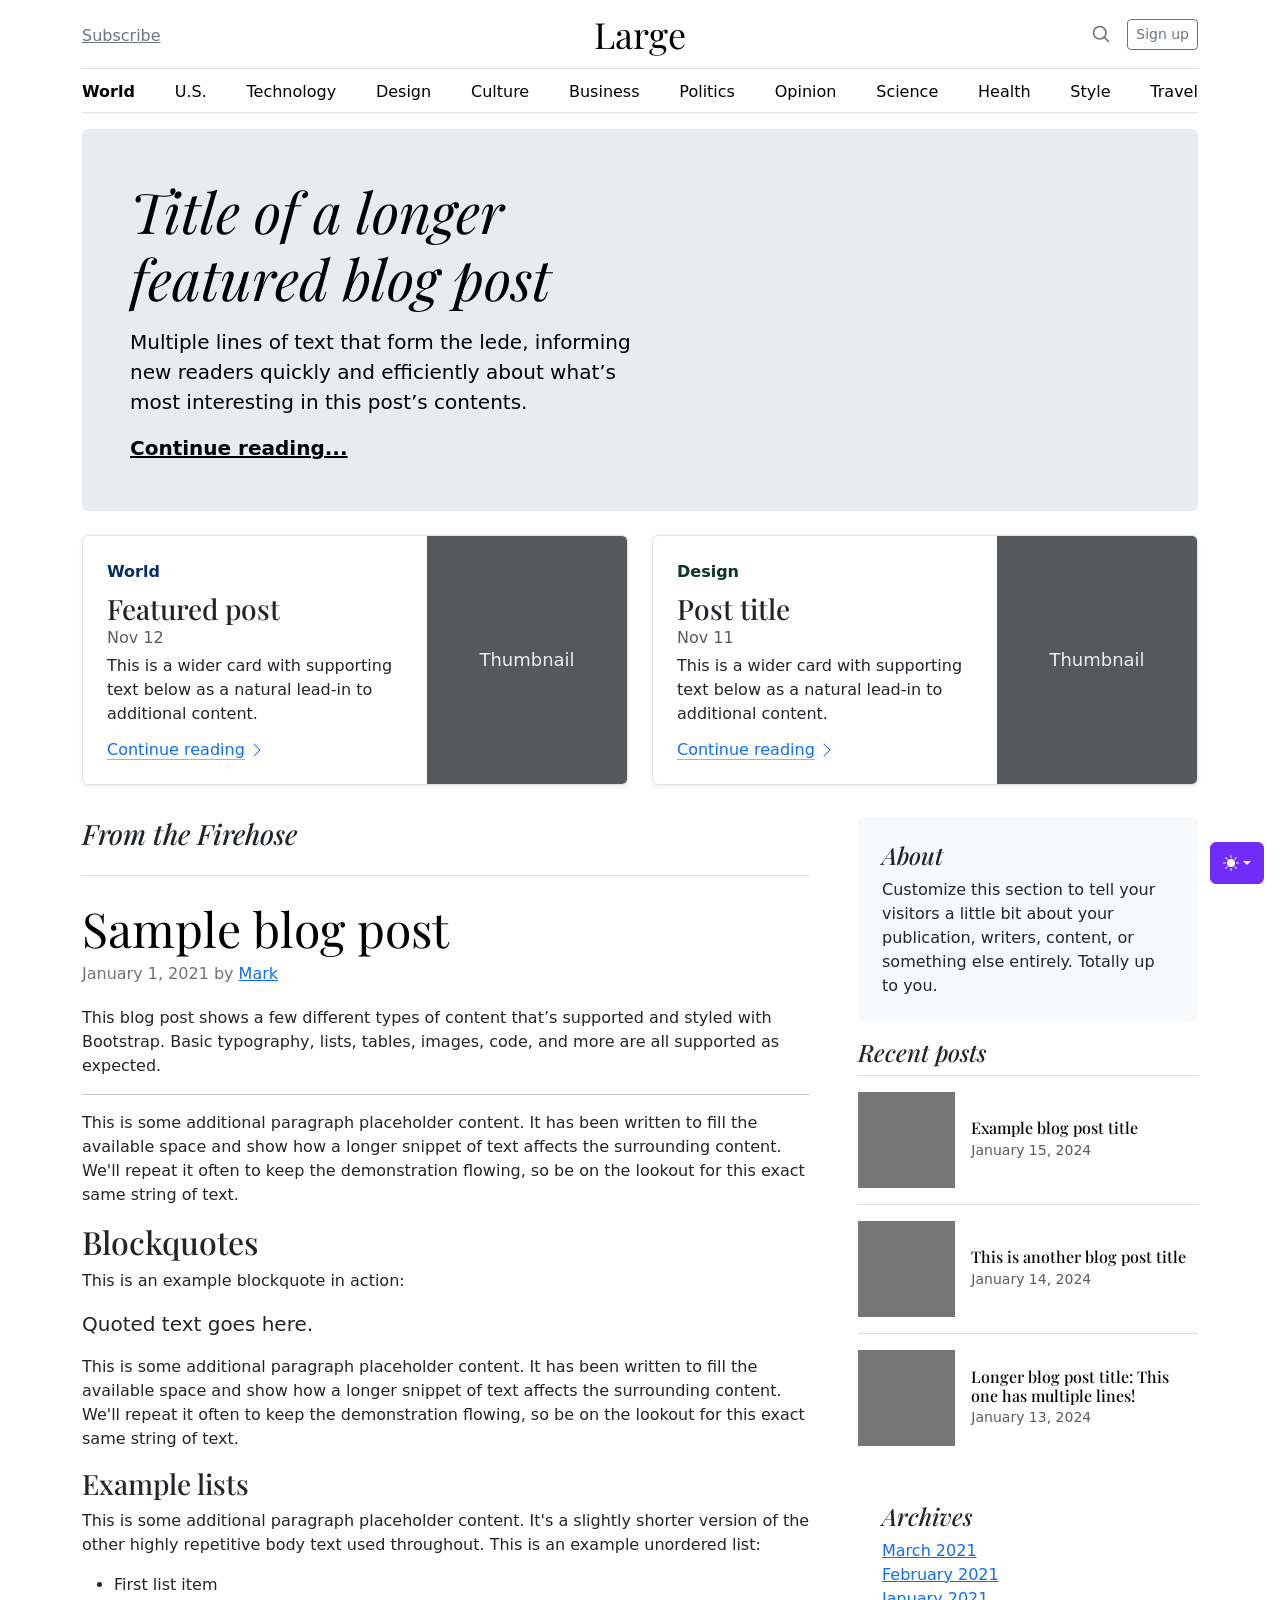
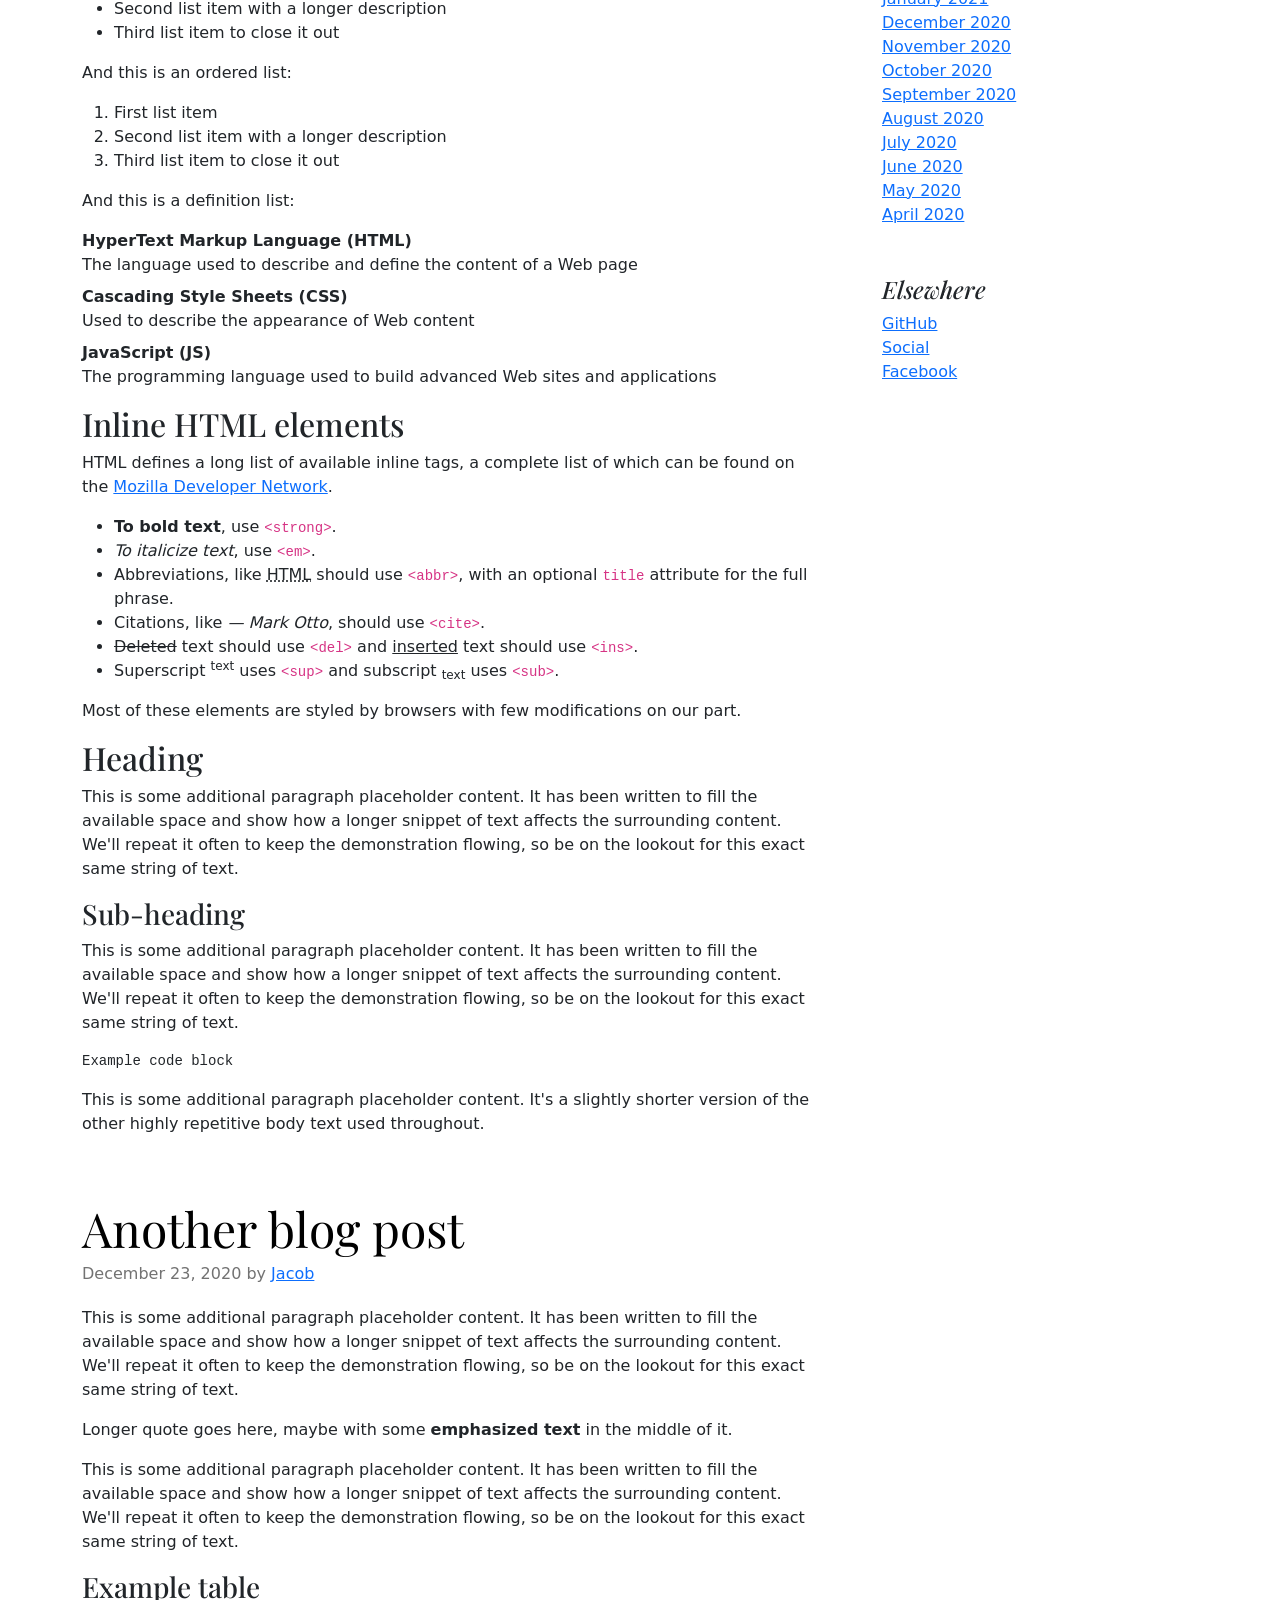
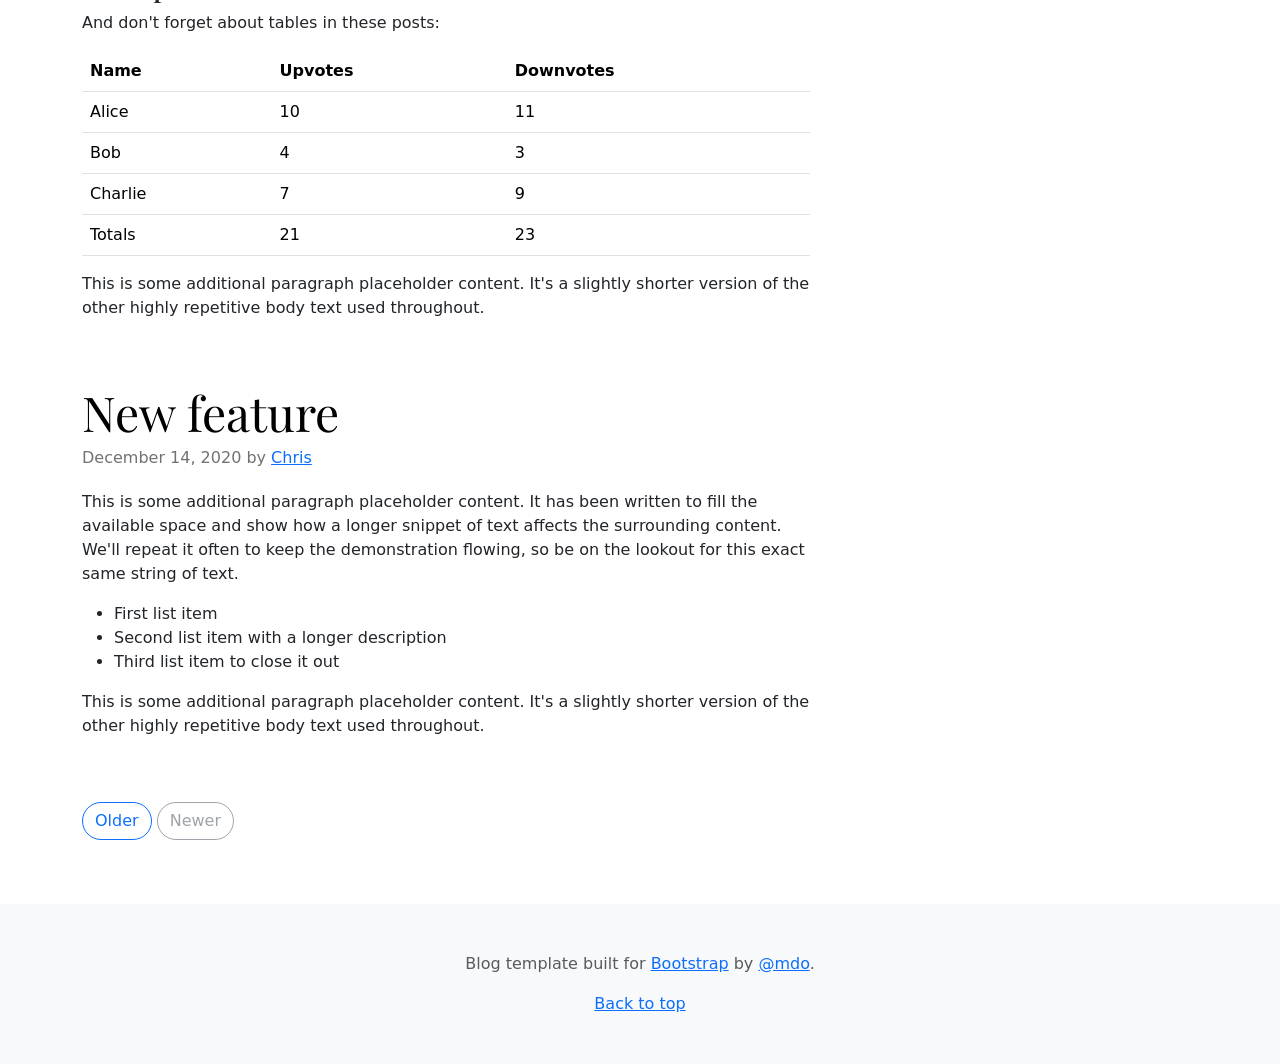
<file: bootstrap-5.3.8-examples/bootstrap-5.3.8-examples/blog/index.html>
<!doctype html>
<html lang="en" data-bs-theme="auto">
  <head>
    <meta charset="utf-8" />
    <meta name="viewport" content="width=device-width, initial-scale=1" />
    <meta name="description" content="" />
    <meta
      name="author"
      content="Mark Otto, Jacob Thornton, and Bootstrap contributors"
    />
    <meta name="generator" content="Astro v5.13.2" />
    <title>Blog Template · Bootstrap v5.3</title>
    <link
      rel="canonical"
      href="https://getbootstrap.com/docs/5.3/examples/blog/"
    />
    <script src="../assets/js/color-modes.js"></script>
    <link href="../assets/dist/css/bootstrap.min.css" rel="stylesheet" />
    <meta name="theme-color" content="#712cf9" />
    <link
      href="https://fonts.googleapis.com/css?family=Playfair+Display:700,900&display=swap"
      rel="stylesheet"
    />
    <link href="blog.css" rel="stylesheet" />
    <style>
      .bd-placeholder-img {
        font-size: 1.125rem;
        text-anchor: middle;
        -webkit-user-select: none;
        -moz-user-select: none;
        user-select: none;
      }
      @media (min-width: 768px) {
        .bd-placeholder-img-lg {
          font-size: 3.5rem;
        }
      }
      .b-example-divider {
        width: 100%;
        height: 3rem;
        background-color: #0000001a;
        border: solid rgba(0, 0, 0, 0.15);
        border-width: 1px 0;
        box-shadow:
          inset 0 0.5em 1.5em #0000001a,
          inset 0 0.125em 0.5em #00000026;
      }
      .b-example-vr {
        flex-shrink: 0;
        width: 1.5rem;
        height: 100vh;
      }
      .bi {
        vertical-align: -0.125em;
        fill: currentColor;
      }
      .nav-scroller {
        position: relative;
        z-index: 2;
        height: 2.75rem;
        overflow-y: hidden;
      }
      .nav-scroller .nav {
        display: flex;
        flex-wrap: nowrap;
        padding-bottom: 1rem;
        margin-top: -1px;
        overflow-x: auto;
        text-align: center;
        white-space: nowrap;
        -webkit-overflow-scrolling: touch;
      }
      .btn-bd-primary {
        --bd-violet-bg: #712cf9;
        --bd-violet-rgb: 112.520718, 44.062154, 249.437846;
        --bs-btn-font-weight: 600;
        --bs-btn-color: var(--bs-white);
        --bs-btn-bg: var(--bd-violet-bg);
        --bs-btn-border-color: var(--bd-violet-bg);
        --bs-btn-hover-color: var(--bs-white);
        --bs-btn-hover-bg: #6528e0;
        --bs-btn-hover-border-color: #6528e0;
        --bs-btn-focus-shadow-rgb: var(--bd-violet-rgb);
        --bs-btn-active-color: var(--bs-btn-hover-color);
        --bs-btn-active-bg: #5a23c8;
        --bs-btn-active-border-color: #5a23c8;
      }
      .bd-mode-toggle {
        z-index: 1500;
      }
      .bd-mode-toggle .bi {
        width: 1em;
        height: 1em;
      }
      .bd-mode-toggle .dropdown-menu .active .bi {
        display: block !important;
      }
    </style>
  </head>
  <body>
    <svg xmlns="http://www.w3.org/2000/svg" class="d-none">
      <symbol id="check2" viewBox="0 0 16 16">
        <path
          d="M13.854 3.646a.5.5 0 0 1 0 .708l-7 7a.5.5 0 0 1-.708 0l-3.5-3.5a.5.5 0 1 1 .708-.708L6.5 10.293l6.646-6.647a.5.5 0 0 1 .708 0z"
        ></path>
      </symbol>
      <symbol id="circle-half" viewBox="0 0 16 16">
        <path
          d="M8 15A7 7 0 1 0 8 1v14zm0 1A8 8 0 1 1 8 0a8 8 0 0 1 0 16z"
        ></path>
      </symbol>
      <symbol id="moon-stars-fill" viewBox="0 0 16 16">
        <path
          d="M6 .278a.768.768 0 0 1 .08.858 7.208 7.208 0 0 0-.878 3.46c0 4.021 3.278 7.277 7.318 7.277.527 0 1.04-.055 1.533-.16a.787.787 0 0 1 .81.316.733.733 0 0 1-.031.893A8.349 8.349 0 0 1 8.344 16C3.734 16 0 12.286 0 7.71 0 4.266 2.114 1.312 5.124.06A.752.752 0 0 1 6 .278z"
        ></path>
        <path
          d="M10.794 3.148a.217.217 0 0 1 .412 0l.387 1.162c.173.518.579.924 1.097 1.097l1.162.387a.217.217 0 0 1 0 .412l-1.162.387a1.734 1.734 0 0 0-1.097 1.097l-.387 1.162a.217.217 0 0 1-.412 0l-.387-1.162A1.734 1.734 0 0 0 9.31 6.593l-1.162-.387a.217.217 0 0 1 0-.412l1.162-.387a1.734 1.734 0 0 0 1.097-1.097l.387-1.162zM13.863.099a.145.145 0 0 1 .274 0l.258.774c.115.346.386.617.732.732l.774.258a.145.145 0 0 1 0 .274l-.774.258a1.156 1.156 0 0 0-.732.732l-.258.774a.145.145 0 0 1-.274 0l-.258-.774a1.156 1.156 0 0 0-.732-.732l-.774-.258a.145.145 0 0 1 0-.274l.774-.258c.346-.115.617-.386.732-.732L13.863.1z"
        ></path>
      </symbol>
      <symbol id="sun-fill" viewBox="0 0 16 16">
        <path
          d="M8 12a4 4 0 1 0 0-8 4 4 0 0 0 0 8zM8 0a.5.5 0 0 1 .5.5v2a.5.5 0 0 1-1 0v-2A.5.5 0 0 1 8 0zm0 13a.5.5 0 0 1 .5.5v2a.5.5 0 0 1-1 0v-2A.5.5 0 0 1 8 13zm8-5a.5.5 0 0 1-.5.5h-2a.5.5 0 0 1 0-1h2a.5.5 0 0 1 .5.5zM3 8a.5.5 0 0 1-.5.5h-2a.5.5 0 0 1 0-1h2A.5.5 0 0 1 3 8zm10.657-5.657a.5.5 0 0 1 0 .707l-1.414 1.415a.5.5 0 1 1-.707-.708l1.414-1.414a.5.5 0 0 1 .707 0zm-9.193 9.193a.5.5 0 0 1 0 .707L3.05 13.657a.5.5 0 0 1-.707-.707l1.414-1.414a.5.5 0 0 1 .707 0zm9.193 2.121a.5.5 0 0 1-.707 0l-1.414-1.414a.5.5 0 0 1 .707-.707l1.414 1.414a.5.5 0 0 1 0 .707zM4.464 4.465a.5.5 0 0 1-.707 0L2.343 3.05a.5.5 0 1 1 .707-.707l1.414 1.414a.5.5 0 0 1 0 .708z"
        ></path>
      </symbol>
    </svg>
    <div
      class="dropdown position-fixed bottom-0 end-0 mb-3 me-3 bd-mode-toggle"
    >
      <button
        class="btn btn-bd-primary py-2 dropdown-toggle d-flex align-items-center"
        id="bd-theme"
        type="button"
        aria-expanded="false"
        data-bs-toggle="dropdown"
        aria-label="Toggle theme (auto)"
      >
        <svg class="bi my-1 theme-icon-active" aria-hidden="true">
          <use href="#circle-half"></use>
        </svg>
        <span class="visually-hidden" id="bd-theme-text">Toggle theme</span>
      </button>
      <ul
        class="dropdown-menu dropdown-menu-end shadow"
        aria-labelledby="bd-theme-text"
      >
        <li>
          <button
            type="button"
            class="dropdown-item d-flex align-items-center"
            data-bs-theme-value="light"
            aria-pressed="false"
          >
            <svg class="bi me-2 opacity-50" aria-hidden="true">
              <use href="#sun-fill"></use>
            </svg>
            Light
            <svg class="bi ms-auto d-none" aria-hidden="true">
              <use href="#check2"></use>
            </svg>
          </button>
        </li>
        <li>
          <button
            type="button"
            class="dropdown-item d-flex align-items-center"
            data-bs-theme-value="dark"
            aria-pressed="false"
          >
            <svg class="bi me-2 opacity-50" aria-hidden="true">
              <use href="#moon-stars-fill"></use>
            </svg>
            Dark
            <svg class="bi ms-auto d-none" aria-hidden="true">
              <use href="#check2"></use>
            </svg>
          </button>
        </li>
        <li>
          <button
            type="button"
            class="dropdown-item d-flex align-items-center active"
            data-bs-theme-value="auto"
            aria-pressed="true"
          >
            <svg class="bi me-2 opacity-50" aria-hidden="true">
              <use href="#circle-half"></use>
            </svg>
            Auto
            <svg class="bi ms-auto d-none" aria-hidden="true">
              <use href="#check2"></use>
            </svg>
          </button>
        </li>
      </ul>
    </div>
    <svg xmlns="http://www.w3.org/2000/svg" class="d-none">
      <symbol
        id="aperture"
        fill="none"
        stroke="currentColor"
        stroke-linecap="round"
        stroke-linejoin="round"
        stroke-width="2"
        viewBox="0 0 24 24"
      >
        <circle cx="12" cy="12" r="10"></circle>
        <path
          d="M14.31 8l5.74 9.94M9.69 8h11.48M7.38 12l5.74-9.94M9.69 16L3.95 6.06M14.31 16H2.83m13.79-4l-5.74 9.94"
        ></path>
      </symbol>
      <symbol id="cart" viewBox="0 0 16 16">
        <path
          d="M0 1.5A.5.5 0 0 1 .5 1H2a.5.5 0 0 1 .485.379L2.89 3H14.5a.5.5 0 0 1 .49.598l-1 5a.5.5 0 0 1-.465.401l-9.397.472L4.415 11H13a.5.5 0 0 1 0 1H4a.5.5 0 0 1-.491-.408L2.01 3.607 1.61 2H.5a.5.5 0 0 1-.5-.5zM3.102 4l.84 4.479 9.144-.459L13.89 4H3.102zM5 12a2 2 0 1 0 0 4 2 2 0 0 0 0-4zm7 0a2 2 0 1 0 0 4 2 2 0 0 0 0-4zm-7 1a1 1 0 1 1 0 2 1 1 0 0 1 0-2zm7 0a1 1 0 1 1 0 2 1 1 0 0 1 0-2z"
        ></path>
      </symbol>
      <symbol id="chevron-right" viewBox="0 0 16 16">
        <path
          fill-rule="evenodd"
          d="M4.646 1.646a.5.5 0 0 1 .708 0l6 6a.5.5 0 0 1 0 .708l-6 6a.5.5 0 0 1-.708-.708L10.293 8 4.646 2.354a.5.5 0 0 1 0-.708z"
        ></path>
      </symbol>
    </svg>
    <div class="container">
      <header class="border-bottom lh-1 py-3">
        <div class="row flex-nowrap justify-content-between align-items-center">
          <div class="col-4 pt-1">
            <a class="link-secondary" href="#">Subscribe</a>
          </div>
          <div class="col-4 text-center">
            <a
              class="blog-header-logo text-body-emphasis text-decoration-none"
              href="#"
              >Large</a
            >
          </div>
          <div class="col-4 d-flex justify-content-end align-items-center">
            <a class="link-secondary" href="#" aria-label="Search">
              <svg
                xmlns="http://www.w3.org/2000/svg"
                width="20"
                height="20"
                fill="none"
                stroke="currentColor"
                stroke-linecap="round"
                stroke-linejoin="round"
                stroke-width="2"
                class="mx-3"
                role="img"
                viewBox="0 0 24 24"
              >
                <title>Search</title>
                <circle cx="10.5" cy="10.5" r="7.5"></circle>
                <path d="M21 21l-5.2-5.2"></path>
              </svg>
            </a>
            <a class="btn btn-sm btn-outline-secondary" href="#">Sign up</a>
          </div>
        </div>
      </header>
      <div class="nav-scroller py-1 mb-3 border-bottom">
        <nav class="nav nav-underline justify-content-between">
          <a class="nav-item nav-link link-body-emphasis active" href="#"
            >World</a
          >
          <a class="nav-item nav-link link-body-emphasis" href="#">U.S.</a>
          <a class="nav-item nav-link link-body-emphasis" href="#"
            >Technology</a
          >
          <a class="nav-item nav-link link-body-emphasis" href="#">Design</a>
          <a class="nav-item nav-link link-body-emphasis" href="#">Culture</a>
          <a class="nav-item nav-link link-body-emphasis" href="#">Business</a>
          <a class="nav-item nav-link link-body-emphasis" href="#">Politics</a>
          <a class="nav-item nav-link link-body-emphasis" href="#">Opinion</a>
          <a class="nav-item nav-link link-body-emphasis" href="#">Science</a>
          <a class="nav-item nav-link link-body-emphasis" href="#">Health</a>
          <a class="nav-item nav-link link-body-emphasis" href="#">Style</a>
          <a class="nav-item nav-link link-body-emphasis" href="#">Travel</a>
        </nav>
      </div>
    </div>
    <main class="container">
      <div class="p-4 p-md-5 mb-4 rounded text-body-emphasis bg-body-secondary">
        <div class="col-lg-6 px-0">
          <h1 class="display-4 fst-italic">
            Title of a longer featured blog post
          </h1>
          <p class="lead my-3">
            Multiple lines of text that form the lede, informing new readers
            quickly and efficiently about what’s most interesting in this post’s
            contents.
          </p>
          <p class="lead mb-0">
            <a href="#" class="text-body-emphasis fw-bold"
              >Continue reading...</a
            >
          </p>
        </div>
      </div>
      <div class="row mb-2">
        <div class="col-md-6">
          <div
            class="row g-0 border rounded overflow-hidden flex-md-row mb-4 shadow-sm h-md-250 position-relative"
          >
            <div class="col p-4 d-flex flex-column position-static">
              <strong class="d-inline-block mb-2 text-primary-emphasis"
                >World</strong
              >
              <h3 class="mb-0">Featured post</h3>
              <div class="mb-1 text-body-secondary">Nov 12</div>
              <p class="card-text mb-auto">
                This is a wider card with supporting text below as a natural
                lead-in to additional content.
              </p>
              <a
                href="#"
                class="icon-link gap-1 icon-link-hover stretched-link"
              >
                Continue reading
                <svg class="bi" aria-hidden="true">
                  <use xlink:href="#chevron-right"></use>
                </svg>
              </a>
            </div>
            <div class="col-auto d-none d-lg-block">
              <svg
                aria-label="Placeholder: Thumbnail"
                class="bd-placeholder-img"
                height="250"
                preserveAspectRatio="xMidYMid slice"
                role="img"
                width="200"
                xmlns="http://www.w3.org/2000/svg"
              >
                <title>Placeholder</title>
                <rect width="100%" height="100%" fill="#55595c"></rect>
                <text x="50%" y="50%" fill="#eceeef" dy=".3em">Thumbnail</text>
              </svg>
            </div>
          </div>
        </div>
        <div class="col-md-6">
          <div
            class="row g-0 border rounded overflow-hidden flex-md-row mb-4 shadow-sm h-md-250 position-relative"
          >
            <div class="col p-4 d-flex flex-column position-static">
              <strong class="d-inline-block mb-2 text-success-emphasis"
                >Design</strong
              >
              <h3 class="mb-0">Post title</h3>
              <div class="mb-1 text-body-secondary">Nov 11</div>
              <p class="mb-auto">
                This is a wider card with supporting text below as a natural
                lead-in to additional content.
              </p>
              <a
                href="#"
                class="icon-link gap-1 icon-link-hover stretched-link"
              >
                Continue reading
                <svg class="bi" aria-hidden="true">
                  <use xlink:href="#chevron-right"></use>
                </svg>
              </a>
            </div>
            <div class="col-auto d-none d-lg-block">
              <svg
                aria-label="Placeholder: Thumbnail"
                class="bd-placeholder-img"
                height="250"
                preserveAspectRatio="xMidYMid slice"
                role="img"
                width="200"
                xmlns="http://www.w3.org/2000/svg"
              >
                <title>Placeholder</title>
                <rect width="100%" height="100%" fill="#55595c"></rect>
                <text x="50%" y="50%" fill="#eceeef" dy=".3em">Thumbnail</text>
              </svg>
            </div>
          </div>
        </div>
      </div>
      <div class="row g-5">
        <div class="col-md-8">
          <h3 class="pb-4 mb-4 fst-italic border-bottom">From the Firehose</h3>
          <article class="blog-post">
            <h2 class="display-5 link-body-emphasis mb-1">Sample blog post</h2>
            <p class="blog-post-meta">
              January 1, 2021 by <a href="#">Mark</a>
            </p>
            <p>
              This blog post shows a few different types of content that’s
              supported and styled with Bootstrap. Basic typography, lists,
              tables, images, code, and more are all supported as expected.
            </p>
            <hr />
            <p>
              This is some additional paragraph placeholder content. It has been
              written to fill the available space and show how a longer snippet
              of text affects the surrounding content. We'll repeat it often to
              keep the demonstration flowing, so be on the lookout for this
              exact same string of text.
            </p>
            <h2>Blockquotes</h2>
            <p>This is an example blockquote in action:</p>
            <blockquote class="blockquote">
              <p>Quoted text goes here.</p>
            </blockquote>
            <p>
              This is some additional paragraph placeholder content. It has been
              written to fill the available space and show how a longer snippet
              of text affects the surrounding content. We'll repeat it often to
              keep the demonstration flowing, so be on the lookout for this
              exact same string of text.
            </p>
            <h3>Example lists</h3>
            <p>
              This is some additional paragraph placeholder content. It's a
              slightly shorter version of the other highly repetitive body text
              used throughout. This is an example unordered list:
            </p>
            <ul>
              <li>First list item</li>
              <li>Second list item with a longer description</li>
              <li>Third list item to close it out</li>
            </ul>
            <p>And this is an ordered list:</p>
            <ol>
              <li>First list item</li>
              <li>Second list item with a longer description</li>
              <li>Third list item to close it out</li>
            </ol>
            <p>And this is a definition list:</p>
            <dl>
              <dt>HyperText Markup Language (HTML)</dt>
              <dd>
                The language used to describe and define the content of a Web
                page
              </dd>
              <dt>Cascading Style Sheets (CSS)</dt>
              <dd>Used to describe the appearance of Web content</dd>
              <dt>JavaScript (JS)</dt>
              <dd>
                The programming language used to build advanced Web sites and
                applications
              </dd>
            </dl>
            <h2>Inline HTML elements</h2>
            <p>
              HTML defines a long list of available inline tags, a complete list
              of which can be found on the
              <a
                href="https://developer.mozilla.org/en-US/docs/Web/HTML/Element"
                >Mozilla Developer Network</a
              >.
            </p>
            <ul>
              <li>
                <strong>To bold text</strong>, use
                <code class="language-plaintext highlighter-rouge"
                  >&lt;strong&gt;</code
                >.
              </li>
              <li>
                <em>To italicize text</em>, use
                <code class="language-plaintext highlighter-rouge"
                  >&lt;em&gt;</code
                >.
              </li>
              <li>
                Abbreviations, like
                <abbr title="HyperText Markup Language">HTML</abbr> should use
                <code class="language-plaintext highlighter-rouge"
                  >&lt;abbr&gt;</code
                >, with an optional
                <code class="language-plaintext highlighter-rouge">title</code>
                attribute for the full phrase.
              </li>
              <li>
                Citations, like <cite>— Mark Otto</cite>, should use
                <code class="language-plaintext highlighter-rouge"
                  >&lt;cite&gt;</code
                >.
              </li>
              <li>
                <del>Deleted</del> text should use
                <code class="language-plaintext highlighter-rouge"
                  >&lt;del&gt;</code
                >
                and <ins>inserted</ins> text should use
                <code class="language-plaintext highlighter-rouge"
                  >&lt;ins&gt;</code
                >.
              </li>
              <li>
                Superscript <sup>text</sup> uses
                <code class="language-plaintext highlighter-rouge"
                  >&lt;sup&gt;</code
                >
                and subscript <sub>text</sub> uses
                <code class="language-plaintext highlighter-rouge"
                  >&lt;sub&gt;</code
                >.
              </li>
            </ul>
            <p>
              Most of these elements are styled by browsers with few
              modifications on our part.
            </p>
            <h2>Heading</h2>
            <p>
              This is some additional paragraph placeholder content. It has been
              written to fill the available space and show how a longer snippet
              of text affects the surrounding content. We'll repeat it often to
              keep the demonstration flowing, so be on the lookout for this
              exact same string of text.
            </p>
            <h3>Sub-heading</h3>
            <p>
              This is some additional paragraph placeholder content. It has been
              written to fill the available space and show how a longer snippet
              of text affects the surrounding content. We'll repeat it often to
              keep the demonstration flowing, so be on the lookout for this
              exact same string of text.
            </p>
            <pre><code>Example code block</code></pre>
            <p>
              This is some additional paragraph placeholder content. It's a
              slightly shorter version of the other highly repetitive body text
              used throughout.
            </p>
          </article>
          <article class="blog-post">
            <h2 class="display-5 link-body-emphasis mb-1">Another blog post</h2>
            <p class="blog-post-meta">
              December 23, 2020 by <a href="#">Jacob</a>
            </p>
            <p>
              This is some additional paragraph placeholder content. It has been
              written to fill the available space and show how a longer snippet
              of text affects the surrounding content. We'll repeat it often to
              keep the demonstration flowing, so be on the lookout for this
              exact same string of text.
            </p>
            <blockquote>
              <p>
                Longer quote goes here, maybe with some
                <strong>emphasized text</strong> in the middle of it.
              </p>
            </blockquote>
            <p>
              This is some additional paragraph placeholder content. It has been
              written to fill the available space and show how a longer snippet
              of text affects the surrounding content. We'll repeat it often to
              keep the demonstration flowing, so be on the lookout for this
              exact same string of text.
            </p>
            <h3>Example table</h3>
            <p>And don't forget about tables in these posts:</p>
            <table class="table">
              <thead>
                <tr>
                  <th>Name</th>
                  <th>Upvotes</th>
                  <th>Downvotes</th>
                </tr>
              </thead>
              <tbody>
                <tr>
                  <td>Alice</td>
                  <td>10</td>
                  <td>11</td>
                </tr>
                <tr>
                  <td>Bob</td>
                  <td>4</td>
                  <td>3</td>
                </tr>
                <tr>
                  <td>Charlie</td>
                  <td>7</td>
                  <td>9</td>
                </tr>
              </tbody>
              <tfoot>
                <tr>
                  <td>Totals</td>
                  <td>21</td>
                  <td>23</td>
                </tr>
              </tfoot>
            </table>
            <p>
              This is some additional paragraph placeholder content. It's a
              slightly shorter version of the other highly repetitive body text
              used throughout.
            </p>
          </article>
          <article class="blog-post">
            <h2 class="display-5 link-body-emphasis mb-1">New feature</h2>
            <p class="blog-post-meta">
              December 14, 2020 by <a href="#">Chris</a>
            </p>
            <p>
              This is some additional paragraph placeholder content. It has been
              written to fill the available space and show how a longer snippet
              of text affects the surrounding content. We'll repeat it often to
              keep the demonstration flowing, so be on the lookout for this
              exact same string of text.
            </p>
            <ul>
              <li>First list item</li>
              <li>Second list item with a longer description</li>
              <li>Third list item to close it out</li>
            </ul>
            <p>
              This is some additional paragraph placeholder content. It's a
              slightly shorter version of the other highly repetitive body text
              used throughout.
            </p>
          </article>
          <nav class="blog-pagination" aria-label="Pagination">
            <a class="btn btn-outline-primary rounded-pill" href="#">Older</a>
            <a
              class="btn btn-outline-secondary rounded-pill disabled"
              aria-disabled="true"
              >Newer</a
            >
          </nav>
        </div>
        <div class="col-md-4">
          <div class="position-sticky" style="top: 2rem">
            <div class="p-4 mb-3 bg-body-tertiary rounded">
              <h4 class="fst-italic">About</h4>
              <p class="mb-0">
                Customize this section to tell your visitors a little bit about
                your publication, writers, content, or something else entirely.
                Totally up to you.
              </p>
            </div>
            <div>
              <h4 class="fst-italic">Recent posts</h4>
              <ul class="list-unstyled">
                <li>
                  <a
                    class="d-flex flex-column flex-lg-row gap-3 align-items-start align-items-lg-center py-3 link-body-emphasis text-decoration-none border-top"
                    href="#"
                  >
                    <svg
                      aria-hidden="true"
                      class="bd-placeholder-img"
                      height="96"
                      preserveAspectRatio="xMidYMid slice"
                      width="100%"
                      xmlns="http://www.w3.org/2000/svg"
                    >
                      <rect width="100%" height="100%" fill="#777"></rect>
                    </svg>
                    <div class="col-lg-8">
                      <h6 class="mb-0">Example blog post title</h6>
                      <small class="text-body-secondary"
                        >January 15, 2024</small
                      >
                    </div>
                  </a>
                </li>
                <li>
                  <a
                    class="d-flex flex-column flex-lg-row gap-3 align-items-start align-items-lg-center py-3 link-body-emphasis text-decoration-none border-top"
                    href="#"
                  >
                    <svg
                      aria-hidden="true"
                      class="bd-placeholder-img"
                      height="96"
                      preserveAspectRatio="xMidYMid slice"
                      width="100%"
                      xmlns="http://www.w3.org/2000/svg"
                    >
                      <rect width="100%" height="100%" fill="#777"></rect>
                    </svg>
                    <div class="col-lg-8">
                      <h6 class="mb-0">This is another blog post title</h6>
                      <small class="text-body-secondary"
                        >January 14, 2024</small
                      >
                    </div>
                  </a>
                </li>
                <li>
                  <a
                    class="d-flex flex-column flex-lg-row gap-3 align-items-start align-items-lg-center py-3 link-body-emphasis text-decoration-none border-top"
                    href="#"
                  >
                    <svg
                      aria-hidden="true"
                      class="bd-placeholder-img"
                      height="96"
                      preserveAspectRatio="xMidYMid slice"
                      width="100%"
                      xmlns="http://www.w3.org/2000/svg"
                    >
                      <rect width="100%" height="100%" fill="#777"></rect>
                    </svg>
                    <div class="col-lg-8">
                      <h6 class="mb-0">
                        Longer blog post title: This one has multiple lines!
                      </h6>
                      <small class="text-body-secondary"
                        >January 13, 2024</small
                      >
                    </div>
                  </a>
                </li>
              </ul>
            </div>
            <div class="p-4">
              <h4 class="fst-italic">Archives</h4>
              <ol class="list-unstyled mb-0">
                <li><a href="#">March 2021</a></li>
                <li><a href="#">February 2021</a></li>
                <li><a href="#">January 2021</a></li>
                <li><a href="#">December 2020</a></li>
                <li><a href="#">November 2020</a></li>
                <li><a href="#">October 2020</a></li>
                <li><a href="#">September 2020</a></li>
                <li><a href="#">August 2020</a></li>
                <li><a href="#">July 2020</a></li>
                <li><a href="#">June 2020</a></li>
                <li><a href="#">May 2020</a></li>
                <li><a href="#">April 2020</a></li>
              </ol>
            </div>
            <div class="p-4">
              <h4 class="fst-italic">Elsewhere</h4>
              <ol class="list-unstyled">
                <li><a href="#">GitHub</a></li>
                <li><a href="#">Social</a></li>
                <li><a href="#">Facebook</a></li>
              </ol>
            </div>
          </div>
        </div>
      </div>
    </main>
    <footer class="py-5 text-center text-body-secondary bg-body-tertiary">
      <p>
        Blog template built for
        <a href="https://getbootstrap.com/">Bootstrap</a> by
        <a href="https://x.com/mdo">@mdo</a>.
      </p>
      <p class="mb-0"><a href="#">Back to top</a></p>
    </footer>
    <script
      src="../assets/dist/js/bootstrap.bundle.min.js"
      class="astro-vvvwv3sm"
    ></script>
  </body>
</html>
</file>
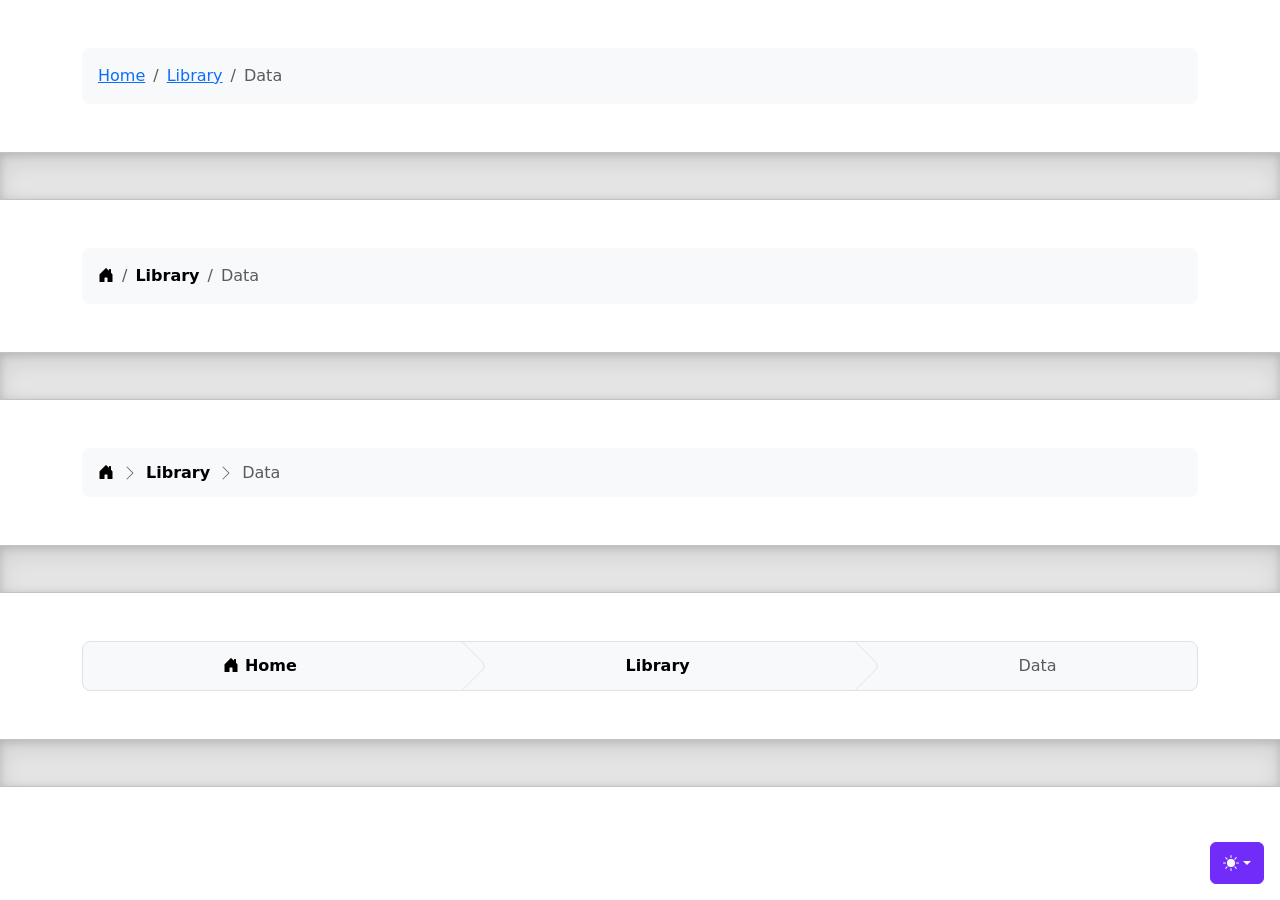
<file: bootstrap-5.3.8-examples/bootstrap-5.3.8-examples/breadcrumbs/index.html>
<!doctype html>
<html lang="en" data-bs-theme="auto">
  <head>
    <meta charset="utf-8" />
    <meta name="viewport" content="width=device-width, initial-scale=1" />
    <meta name="description" content="" />
    <meta
      name="author"
      content="Mark Otto, Jacob Thornton, and Bootstrap contributors"
    />
    <meta name="generator" content="Astro v5.13.2" />
    <title>Breadcrumbs · Bootstrap v5.3</title>
    <link
      rel="canonical"
      href="https://getbootstrap.com/docs/5.3/examples/breadcrumbs/"
    />
    <script src="../assets/js/color-modes.js"></script>
    <link href="../assets/dist/css/bootstrap.min.css" rel="stylesheet" />
    <meta name="theme-color" content="#712cf9" />
    <link href="breadcrumbs.css" rel="stylesheet" />
    <style>
      .bd-placeholder-img {
        font-size: 1.125rem;
        text-anchor: middle;
        -webkit-user-select: none;
        -moz-user-select: none;
        user-select: none;
      }
      @media (min-width: 768px) {
        .bd-placeholder-img-lg {
          font-size: 3.5rem;
        }
      }
      .b-example-divider {
        width: 100%;
        height: 3rem;
        background-color: #0000001a;
        border: solid rgba(0, 0, 0, 0.15);
        border-width: 1px 0;
        box-shadow:
          inset 0 0.5em 1.5em #0000001a,
          inset 0 0.125em 0.5em #00000026;
      }
      .b-example-vr {
        flex-shrink: 0;
        width: 1.5rem;
        height: 100vh;
      }
      .bi {
        vertical-align: -0.125em;
        fill: currentColor;
      }
      .nav-scroller {
        position: relative;
        z-index: 2;
        height: 2.75rem;
        overflow-y: hidden;
      }
      .nav-scroller .nav {
        display: flex;
        flex-wrap: nowrap;
        padding-bottom: 1rem;
        margin-top: -1px;
        overflow-x: auto;
        text-align: center;
        white-space: nowrap;
        -webkit-overflow-scrolling: touch;
      }
      .btn-bd-primary {
        --bd-violet-bg: #712cf9;
        --bd-violet-rgb: 112.520718, 44.062154, 249.437846;
        --bs-btn-font-weight: 600;
        --bs-btn-color: var(--bs-white);
        --bs-btn-bg: var(--bd-violet-bg);
        --bs-btn-border-color: var(--bd-violet-bg);
        --bs-btn-hover-color: var(--bs-white);
        --bs-btn-hover-bg: #6528e0;
        --bs-btn-hover-border-color: #6528e0;
        --bs-btn-focus-shadow-rgb: var(--bd-violet-rgb);
        --bs-btn-active-color: var(--bs-btn-hover-color);
        --bs-btn-active-bg: #5a23c8;
        --bs-btn-active-border-color: #5a23c8;
      }
      .bd-mode-toggle {
        z-index: 1500;
      }
      .bd-mode-toggle .bi {
        width: 1em;
        height: 1em;
      }
      .bd-mode-toggle .dropdown-menu .active .bi {
        display: block !important;
      }
    </style>
  </head>
  <body>
    <svg xmlns="http://www.w3.org/2000/svg" class="d-none">
      <symbol id="check2" viewBox="0 0 16 16">
        <path
          d="M13.854 3.646a.5.5 0 0 1 0 .708l-7 7a.5.5 0 0 1-.708 0l-3.5-3.5a.5.5 0 1 1 .708-.708L6.5 10.293l6.646-6.647a.5.5 0 0 1 .708 0z"
        ></path>
      </symbol>
      <symbol id="circle-half" viewBox="0 0 16 16">
        <path
          d="M8 15A7 7 0 1 0 8 1v14zm0 1A8 8 0 1 1 8 0a8 8 0 0 1 0 16z"
        ></path>
      </symbol>
      <symbol id="moon-stars-fill" viewBox="0 0 16 16">
        <path
          d="M6 .278a.768.768 0 0 1 .08.858 7.208 7.208 0 0 0-.878 3.46c0 4.021 3.278 7.277 7.318 7.277.527 0 1.04-.055 1.533-.16a.787.787 0 0 1 .81.316.733.733 0 0 1-.031.893A8.349 8.349 0 0 1 8.344 16C3.734 16 0 12.286 0 7.71 0 4.266 2.114 1.312 5.124.06A.752.752 0 0 1 6 .278z"
        ></path>
        <path
          d="M10.794 3.148a.217.217 0 0 1 .412 0l.387 1.162c.173.518.579.924 1.097 1.097l1.162.387a.217.217 0 0 1 0 .412l-1.162.387a1.734 1.734 0 0 0-1.097 1.097l-.387 1.162a.217.217 0 0 1-.412 0l-.387-1.162A1.734 1.734 0 0 0 9.31 6.593l-1.162-.387a.217.217 0 0 1 0-.412l1.162-.387a1.734 1.734 0 0 0 1.097-1.097l.387-1.162zM13.863.099a.145.145 0 0 1 .274 0l.258.774c.115.346.386.617.732.732l.774.258a.145.145 0 0 1 0 .274l-.774.258a1.156 1.156 0 0 0-.732.732l-.258.774a.145.145 0 0 1-.274 0l-.258-.774a1.156 1.156 0 0 0-.732-.732l-.774-.258a.145.145 0 0 1 0-.274l.774-.258c.346-.115.617-.386.732-.732L13.863.1z"
        ></path>
      </symbol>
      <symbol id="sun-fill" viewBox="0 0 16 16">
        <path
          d="M8 12a4 4 0 1 0 0-8 4 4 0 0 0 0 8zM8 0a.5.5 0 0 1 .5.5v2a.5.5 0 0 1-1 0v-2A.5.5 0 0 1 8 0zm0 13a.5.5 0 0 1 .5.5v2a.5.5 0 0 1-1 0v-2A.5.5 0 0 1 8 13zm8-5a.5.5 0 0 1-.5.5h-2a.5.5 0 0 1 0-1h2a.5.5 0 0 1 .5.5zM3 8a.5.5 0 0 1-.5.5h-2a.5.5 0 0 1 0-1h2A.5.5 0 0 1 3 8zm10.657-5.657a.5.5 0 0 1 0 .707l-1.414 1.415a.5.5 0 1 1-.707-.708l1.414-1.414a.5.5 0 0 1 .707 0zm-9.193 9.193a.5.5 0 0 1 0 .707L3.05 13.657a.5.5 0 0 1-.707-.707l1.414-1.414a.5.5 0 0 1 .707 0zm9.193 2.121a.5.5 0 0 1-.707 0l-1.414-1.414a.5.5 0 0 1 .707-.707l1.414 1.414a.5.5 0 0 1 0 .707zM4.464 4.465a.5.5 0 0 1-.707 0L2.343 3.05a.5.5 0 1 1 .707-.707l1.414 1.414a.5.5 0 0 1 0 .708z"
        ></path>
      </symbol>
    </svg>
    <div
      class="dropdown position-fixed bottom-0 end-0 mb-3 me-3 bd-mode-toggle"
    >
      <button
        class="btn btn-bd-primary py-2 dropdown-toggle d-flex align-items-center"
        id="bd-theme"
        type="button"
        aria-expanded="false"
        data-bs-toggle="dropdown"
        aria-label="Toggle theme (auto)"
      >
        <svg class="bi my-1 theme-icon-active" aria-hidden="true">
          <use href="#circle-half"></use>
        </svg>
        <span class="visually-hidden" id="bd-theme-text">Toggle theme</span>
      </button>
      <ul
        class="dropdown-menu dropdown-menu-end shadow"
        aria-labelledby="bd-theme-text"
      >
        <li>
          <button
            type="button"
            class="dropdown-item d-flex align-items-center"
            data-bs-theme-value="light"
            aria-pressed="false"
          >
            <svg class="bi me-2 opacity-50" aria-hidden="true">
              <use href="#sun-fill"></use>
            </svg>
            Light
            <svg class="bi ms-auto d-none" aria-hidden="true">
              <use href="#check2"></use>
            </svg>
          </button>
        </li>
        <li>
          <button
            type="button"
            class="dropdown-item d-flex align-items-center"
            data-bs-theme-value="dark"
            aria-pressed="false"
          >
            <svg class="bi me-2 opacity-50" aria-hidden="true">
              <use href="#moon-stars-fill"></use>
            </svg>
            Dark
            <svg class="bi ms-auto d-none" aria-hidden="true">
              <use href="#check2"></use>
            </svg>
          </button>
        </li>
        <li>
          <button
            type="button"
            class="dropdown-item d-flex align-items-center active"
            data-bs-theme-value="auto"
            aria-pressed="true"
          >
            <svg class="bi me-2 opacity-50" aria-hidden="true">
              <use href="#circle-half"></use>
            </svg>
            Auto
            <svg class="bi ms-auto d-none" aria-hidden="true">
              <use href="#check2"></use>
            </svg>
          </button>
        </li>
      </ul>
    </div>
    <svg xmlns="http://www.w3.org/2000/svg" class="d-none">
      <symbol id="house-door-fill" viewBox="0 0 16 16">
        <path
          d="M6.5 14.5v-3.505c0-.245.25-.495.5-.495h2c.25 0 .5.25.5.5v3.5a.5.5 0 0 0 .5.5h4a.5.5 0 0 0 .5-.5v-7a.5.5 0 0 0-.146-.354L13 5.793V2.5a.5.5 0 0 0-.5-.5h-1a.5.5 0 0 0-.5.5v1.293L8.354 1.146a.5.5 0 0 0-.708 0l-6 6A.5.5 0 0 0 1.5 7.5v7a.5.5 0 0 0 .5.5h4a.5.5 0 0 0 .5-.5z"
        ></path>
      </symbol>
    </svg>
    <div class="container my-5">
      <nav aria-label="breadcrumb">
        <ol class="breadcrumb p-3 bg-body-tertiary rounded-3">
          <li class="breadcrumb-item"><a href="#">Home</a></li>
          <li class="breadcrumb-item"><a href="#">Library</a></li>
          <li class="breadcrumb-item active" aria-current="page">Data</li>
        </ol>
      </nav>
    </div>
    <div class="b-example-divider"></div>
    <div class="container my-5">
      <nav aria-label="breadcrumb">
        <ol class="breadcrumb p-3 bg-body-tertiary rounded-3">
          <li class="breadcrumb-item">
            <a class="link-body-emphasis" href="#">
              <svg class="bi" width="16" height="16" aria-hidden="true">
                <use xlink:href="#house-door-fill"></use>
              </svg>
              <span class="visually-hidden">Home</span>
            </a>
          </li>
          <li class="breadcrumb-item">
            <a
              class="link-body-emphasis fw-semibold text-decoration-none"
              href="#"
              >Library</a
            >
          </li>
          <li class="breadcrumb-item active" aria-current="page">Data</li>
        </ol>
      </nav>
    </div>
    <div class="b-example-divider"></div>
    <div class="container my-5">
      <nav aria-label="breadcrumb">
        <ol
          class="breadcrumb breadcrumb-chevron p-3 bg-body-tertiary rounded-3"
        >
          <li class="breadcrumb-item">
            <a class="link-body-emphasis" href="#">
              <svg class="bi" width="16" height="16" aria-hidden="true">
                <use xlink:href="#house-door-fill"></use>
              </svg>
              <span class="visually-hidden">Home</span>
            </a>
          </li>
          <li class="breadcrumb-item">
            <a
              class="link-body-emphasis fw-semibold text-decoration-none"
              href="#"
              >Library</a
            >
          </li>
          <li class="breadcrumb-item active" aria-current="page">Data</li>
        </ol>
      </nav>
    </div>
    <div class="b-example-divider"></div>
    <div class="container my-5">
      <nav aria-label="breadcrumb">
        <ol
          class="breadcrumb breadcrumb-custom overflow-hidden text-center bg-body-tertiary border rounded-3"
        >
          <li class="breadcrumb-item">
            <a
              class="link-body-emphasis fw-semibold text-decoration-none"
              href="#"
            >
              <svg class="bi" width="16" height="16" aria-hidden="true">
                <use xlink:href="#house-door-fill"></use>
              </svg>
              Home
            </a>
          </li>
          <li class="breadcrumb-item">
            <a
              class="link-body-emphasis fw-semibold text-decoration-none"
              href="#"
              >Library</a
            >
          </li>
          <li class="breadcrumb-item active" aria-current="page">Data</li>
        </ol>
      </nav>
    </div>
    <div class="b-example-divider"></div>
    <script
      src="../assets/dist/js/bootstrap.bundle.min.js"
      class="astro-vvvwv3sm"
    ></script>
  </body>
</html>
</file>
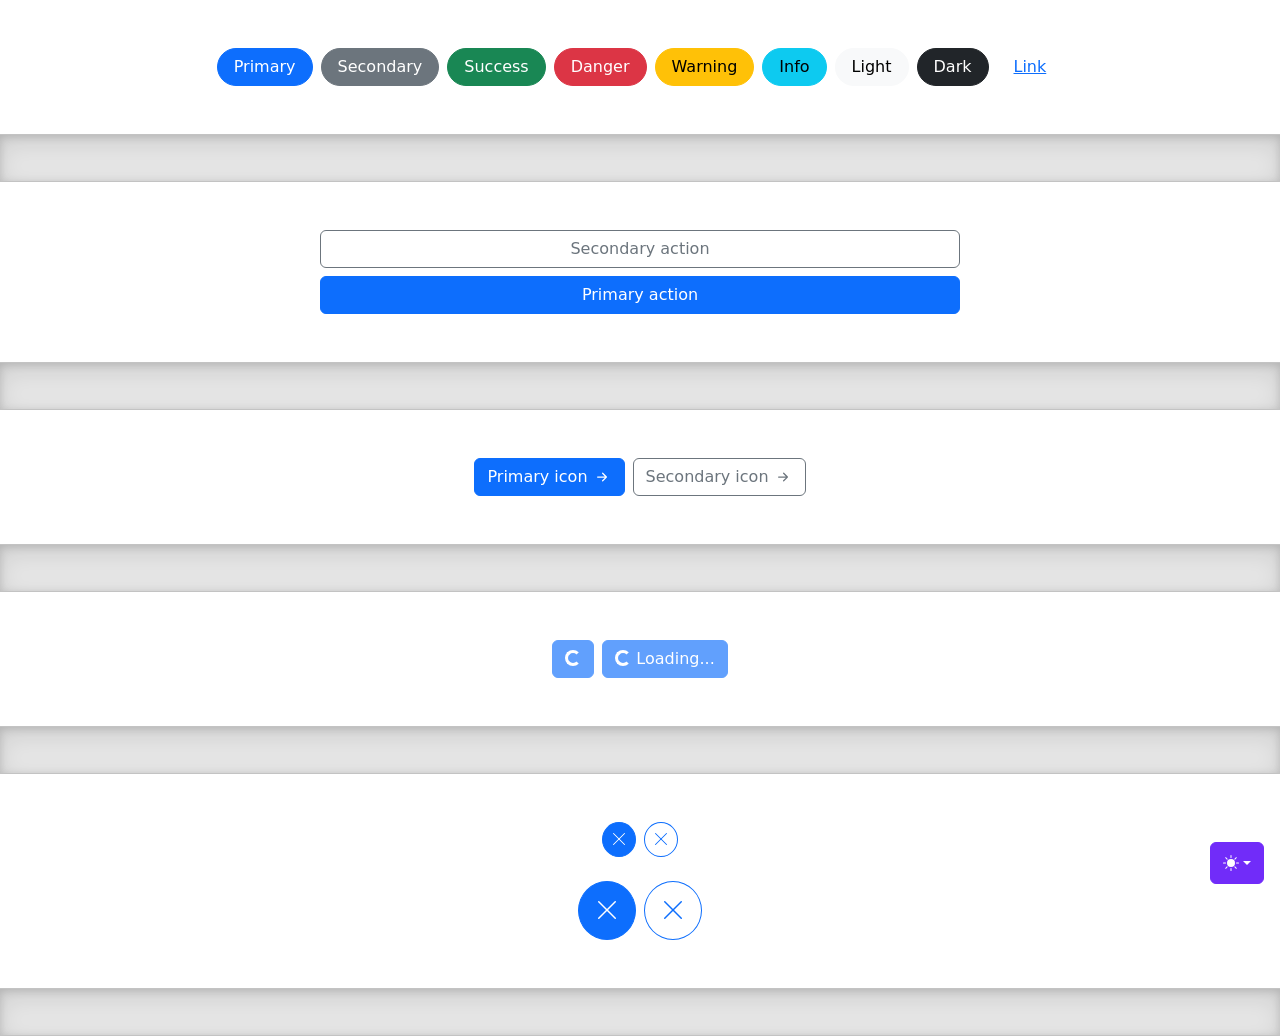
<file: bootstrap-5.3.8-examples/bootstrap-5.3.8-examples/buttons/index.html>
<!doctype html>
<html lang="en" data-bs-theme="auto">
  <head>
    <meta charset="utf-8" />
    <meta name="viewport" content="width=device-width, initial-scale=1" />
    <meta name="description" content="" />
    <meta
      name="author"
      content="Mark Otto, Jacob Thornton, and Bootstrap contributors"
    />
    <meta name="generator" content="Astro v5.13.2" />
    <title>Buttons · Bootstrap v5.3</title>
    <link
      rel="canonical"
      href="https://getbootstrap.com/docs/5.3/examples/buttons/"
    />
    <script src="../assets/js/color-modes.js"></script>
    <link href="../assets/dist/css/bootstrap.min.css" rel="stylesheet" />
    <meta name="theme-color" content="#712cf9" />
    <style>
      .bd-placeholder-img {
        font-size: 1.125rem;
        text-anchor: middle;
        -webkit-user-select: none;
        -moz-user-select: none;
        user-select: none;
      }
      @media (min-width: 768px) {
        .bd-placeholder-img-lg {
          font-size: 3.5rem;
        }
      }
      .b-example-divider {
        width: 100%;
        height: 3rem;
        background-color: #0000001a;
        border: solid rgba(0, 0, 0, 0.15);
        border-width: 1px 0;
        box-shadow:
          inset 0 0.5em 1.5em #0000001a,
          inset 0 0.125em 0.5em #00000026;
      }
      .b-example-vr {
        flex-shrink: 0;
        width: 1.5rem;
        height: 100vh;
      }
      .bi {
        vertical-align: -0.125em;
        fill: currentColor;
      }
      .nav-scroller {
        position: relative;
        z-index: 2;
        height: 2.75rem;
        overflow-y: hidden;
      }
      .nav-scroller .nav {
        display: flex;
        flex-wrap: nowrap;
        padding-bottom: 1rem;
        margin-top: -1px;
        overflow-x: auto;
        text-align: center;
        white-space: nowrap;
        -webkit-overflow-scrolling: touch;
      }
      .btn-bd-primary {
        --bd-violet-bg: #712cf9;
        --bd-violet-rgb: 112.520718, 44.062154, 249.437846;
        --bs-btn-font-weight: 600;
        --bs-btn-color: var(--bs-white);
        --bs-btn-bg: var(--bd-violet-bg);
        --bs-btn-border-color: var(--bd-violet-bg);
        --bs-btn-hover-color: var(--bs-white);
        --bs-btn-hover-bg: #6528e0;
        --bs-btn-hover-border-color: #6528e0;
        --bs-btn-focus-shadow-rgb: var(--bd-violet-rgb);
        --bs-btn-active-color: var(--bs-btn-hover-color);
        --bs-btn-active-bg: #5a23c8;
        --bs-btn-active-border-color: #5a23c8;
      }
      .bd-mode-toggle {
        z-index: 1500;
      }
      .bd-mode-toggle .bi {
        width: 1em;
        height: 1em;
      }
      .bd-mode-toggle .dropdown-menu .active .bi {
        display: block !important;
      }
    </style>
  </head>
  <body>
    <svg xmlns="http://www.w3.org/2000/svg" class="d-none">
      <symbol id="check2" viewBox="0 0 16 16">
        <path
          d="M13.854 3.646a.5.5 0 0 1 0 .708l-7 7a.5.5 0 0 1-.708 0l-3.5-3.5a.5.5 0 1 1 .708-.708L6.5 10.293l6.646-6.647a.5.5 0 0 1 .708 0z"
        ></path>
      </symbol>
      <symbol id="circle-half" viewBox="0 0 16 16">
        <path
          d="M8 15A7 7 0 1 0 8 1v14zm0 1A8 8 0 1 1 8 0a8 8 0 0 1 0 16z"
        ></path>
      </symbol>
      <symbol id="moon-stars-fill" viewBox="0 0 16 16">
        <path
          d="M6 .278a.768.768 0 0 1 .08.858 7.208 7.208 0 0 0-.878 3.46c0 4.021 3.278 7.277 7.318 7.277.527 0 1.04-.055 1.533-.16a.787.787 0 0 1 .81.316.733.733 0 0 1-.031.893A8.349 8.349 0 0 1 8.344 16C3.734 16 0 12.286 0 7.71 0 4.266 2.114 1.312 5.124.06A.752.752 0 0 1 6 .278z"
        ></path>
        <path
          d="M10.794 3.148a.217.217 0 0 1 .412 0l.387 1.162c.173.518.579.924 1.097 1.097l1.162.387a.217.217 0 0 1 0 .412l-1.162.387a1.734 1.734 0 0 0-1.097 1.097l-.387 1.162a.217.217 0 0 1-.412 0l-.387-1.162A1.734 1.734 0 0 0 9.31 6.593l-1.162-.387a.217.217 0 0 1 0-.412l1.162-.387a1.734 1.734 0 0 0 1.097-1.097l.387-1.162zM13.863.099a.145.145 0 0 1 .274 0l.258.774c.115.346.386.617.732.732l.774.258a.145.145 0 0 1 0 .274l-.774.258a1.156 1.156 0 0 0-.732.732l-.258.774a.145.145 0 0 1-.274 0l-.258-.774a1.156 1.156 0 0 0-.732-.732l-.774-.258a.145.145 0 0 1 0-.274l.774-.258c.346-.115.617-.386.732-.732L13.863.1z"
        ></path>
      </symbol>
      <symbol id="sun-fill" viewBox="0 0 16 16">
        <path
          d="M8 12a4 4 0 1 0 0-8 4 4 0 0 0 0 8zM8 0a.5.5 0 0 1 .5.5v2a.5.5 0 0 1-1 0v-2A.5.5 0 0 1 8 0zm0 13a.5.5 0 0 1 .5.5v2a.5.5 0 0 1-1 0v-2A.5.5 0 0 1 8 13zm8-5a.5.5 0 0 1-.5.5h-2a.5.5 0 0 1 0-1h2a.5.5 0 0 1 .5.5zM3 8a.5.5 0 0 1-.5.5h-2a.5.5 0 0 1 0-1h2A.5.5 0 0 1 3 8zm10.657-5.657a.5.5 0 0 1 0 .707l-1.414 1.415a.5.5 0 1 1-.707-.708l1.414-1.414a.5.5 0 0 1 .707 0zm-9.193 9.193a.5.5 0 0 1 0 .707L3.05 13.657a.5.5 0 0 1-.707-.707l1.414-1.414a.5.5 0 0 1 .707 0zm9.193 2.121a.5.5 0 0 1-.707 0l-1.414-1.414a.5.5 0 0 1 .707-.707l1.414 1.414a.5.5 0 0 1 0 .707zM4.464 4.465a.5.5 0 0 1-.707 0L2.343 3.05a.5.5 0 1 1 .707-.707l1.414 1.414a.5.5 0 0 1 0 .708z"
        ></path>
      </symbol>
    </svg>
    <div
      class="dropdown position-fixed bottom-0 end-0 mb-3 me-3 bd-mode-toggle"
    >
      <button
        class="btn btn-bd-primary py-2 dropdown-toggle d-flex align-items-center"
        id="bd-theme"
        type="button"
        aria-expanded="false"
        data-bs-toggle="dropdown"
        aria-label="Toggle theme (auto)"
      >
        <svg class="bi my-1 theme-icon-active" aria-hidden="true">
          <use href="#circle-half"></use>
        </svg>
        <span class="visually-hidden" id="bd-theme-text">Toggle theme</span>
      </button>
      <ul
        class="dropdown-menu dropdown-menu-end shadow"
        aria-labelledby="bd-theme-text"
      >
        <li>
          <button
            type="button"
            class="dropdown-item d-flex align-items-center"
            data-bs-theme-value="light"
            aria-pressed="false"
          >
            <svg class="bi me-2 opacity-50" aria-hidden="true">
              <use href="#sun-fill"></use>
            </svg>
            Light
            <svg class="bi ms-auto d-none" aria-hidden="true">
              <use href="#check2"></use>
            </svg>
          </button>
        </li>
        <li>
          <button
            type="button"
            class="dropdown-item d-flex align-items-center"
            data-bs-theme-value="dark"
            aria-pressed="false"
          >
            <svg class="bi me-2 opacity-50" aria-hidden="true">
              <use href="#moon-stars-fill"></use>
            </svg>
            Dark
            <svg class="bi ms-auto d-none" aria-hidden="true">
              <use href="#check2"></use>
            </svg>
          </button>
        </li>
        <li>
          <button
            type="button"
            class="dropdown-item d-flex align-items-center active"
            data-bs-theme-value="auto"
            aria-pressed="true"
          >
            <svg class="bi me-2 opacity-50" aria-hidden="true">
              <use href="#circle-half"></use>
            </svg>
            Auto
            <svg class="bi ms-auto d-none" aria-hidden="true">
              <use href="#check2"></use>
            </svg>
          </button>
        </li>
      </ul>
    </div>
    <svg xmlns="http://www.w3.org/2000/svg" class="d-none">
      <symbol id="arrow-right-short" viewBox="0 0 16 16">
        <path
          fill-rule="evenodd"
          d="M4 8a.5.5 0 0 1 .5-.5h5.793L8.146 5.354a.5.5 0 1 1 .708-.708l3 3a.5.5 0 0 1 0 .708l-3 3a.5.5 0 0 1-.708-.708L10.293 8.5H4.5A.5.5 0 0 1 4 8z"
        ></path>
      </symbol>
      <symbol id="x-lg" viewBox="0 0 16 16">
        <path
          fill-rule="evenodd"
          d="M13.854 2.146a.5.5 0 0 1 0 .708l-11 11a.5.5 0 0 1-.708-.708l11-11a.5.5 0 0 1 .708 0Z"
        ></path>
        <path
          fill-rule="evenodd"
          d="M2.146 2.146a.5.5 0 0 0 0 .708l11 11a.5.5 0 0 0 .708-.708l-11-11a.5.5 0 0 0-.708 0Z"
        ></path>
      </symbol>
    </svg>
    <div class="d-flex gap-2 justify-content-center py-5">
      <button class="btn btn-primary rounded-pill px-3" type="button">
        Primary
      </button>
      <button class="btn btn-secondary rounded-pill px-3" type="button">
        Secondary
      </button>
      <button class="btn btn-success rounded-pill px-3" type="button">
        Success
      </button>
      <button class="btn btn-danger rounded-pill px-3" type="button">
        Danger
      </button>
      <button class="btn btn-warning rounded-pill px-3" type="button">
        Warning
      </button>
      <button class="btn btn-info rounded-pill px-3" type="button">Info</button>
      <button class="btn btn-light rounded-pill px-3" type="button">
        Light
      </button>
      <button class="btn btn-dark rounded-pill px-3" type="button">Dark</button>
      <button class="btn btn-link rounded-pill px-3" type="button">Link</button>
    </div>
    <div class="b-example-divider"></div>
    <div class="col-lg-6 col-xxl-4 my-5 mx-auto">
      <div class="d-grid gap-2">
        <button class="btn btn-outline-secondary" type="button">
          Secondary action
        </button>
        <button class="btn btn-primary" type="button">Primary action</button>
      </div>
    </div>
    <div class="b-example-divider"></div>
    <div class="d-flex gap-2 justify-content-center py-5">
      <button
        class="btn btn-primary d-inline-flex align-items-center"
        type="button"
      >
        Primary icon
        <svg class="bi ms-1" width="20" height="20" aria-hidden="true">
          <use xlink:href="#arrow-right-short"></use>
        </svg>
      </button>
      <button
        class="btn btn-outline-secondary d-inline-flex align-items-center"
        type="button"
      >
        Secondary icon
        <svg class="bi ms-1" width="20" height="20" aria-hidden="true">
          <use xlink:href="#arrow-right-short"></use>
        </svg>
      </button>
    </div>
    <div class="b-example-divider"></div>
    <div class="d-flex gap-2 justify-content-center py-5">
      <button class="btn btn-primary" type="button" disabled>
        <span
          class="spinner-border spinner-border-sm"
          aria-hidden="true"
        ></span>
        <span class="visually-hidden" role="status">Loading...</span>
      </button>
      <button class="btn btn-primary" type="button" disabled>
        <span
          class="spinner-border spinner-border-sm"
          aria-hidden="true"
        ></span>
        <span role="status">Loading...</span>
      </button>
    </div>
    <div class="b-example-divider"></div>
    <div class="d-flex gap-2 justify-content-center pt-5 pb-4">
      <button class="btn btn-primary rounded-circle p-2 lh-1" type="button">
        <svg class="bi" width="16" height="16" aria-hidden="true">
          <use xlink:href="#x-lg"></use>
        </svg>
        <span class="visually-hidden">Dismiss</span>
      </button>
      <button
        class="btn btn-outline-primary rounded-circle p-2 lh-1"
        type="button"
      >
        <svg class="bi" width="16" height="16" aria-hidden="true">
          <use xlink:href="#x-lg"></use>
        </svg>
        <span class="visually-hidden">Dismiss</span>
      </button>
    </div>
    <div class="d-flex gap-2 justify-content-center pb-5">
      <button class="btn btn-primary rounded-circle p-3 lh-1" type="button">
        <svg class="bi" width="24" height="24" aria-hidden="true">
          <use xlink:href="#x-lg"></use>
        </svg>
        <span class="visually-hidden">Dismiss</span>
      </button>
      <button
        class="btn btn-outline-primary rounded-circle p-3 lh-1"
        type="button"
      >
        <svg class="bi" width="24" height="24" aria-hidden="true">
          <use xlink:href="#x-lg"></use>
        </svg>
        <span class="visually-hidden">Dismiss</span>
      </button>
    </div>
    <div class="b-example-divider"></div>
    <script
      src="../assets/dist/js/bootstrap.bundle.min.js"
      class="astro-vvvwv3sm"
    ></script>
  </body>
</html>
</file>
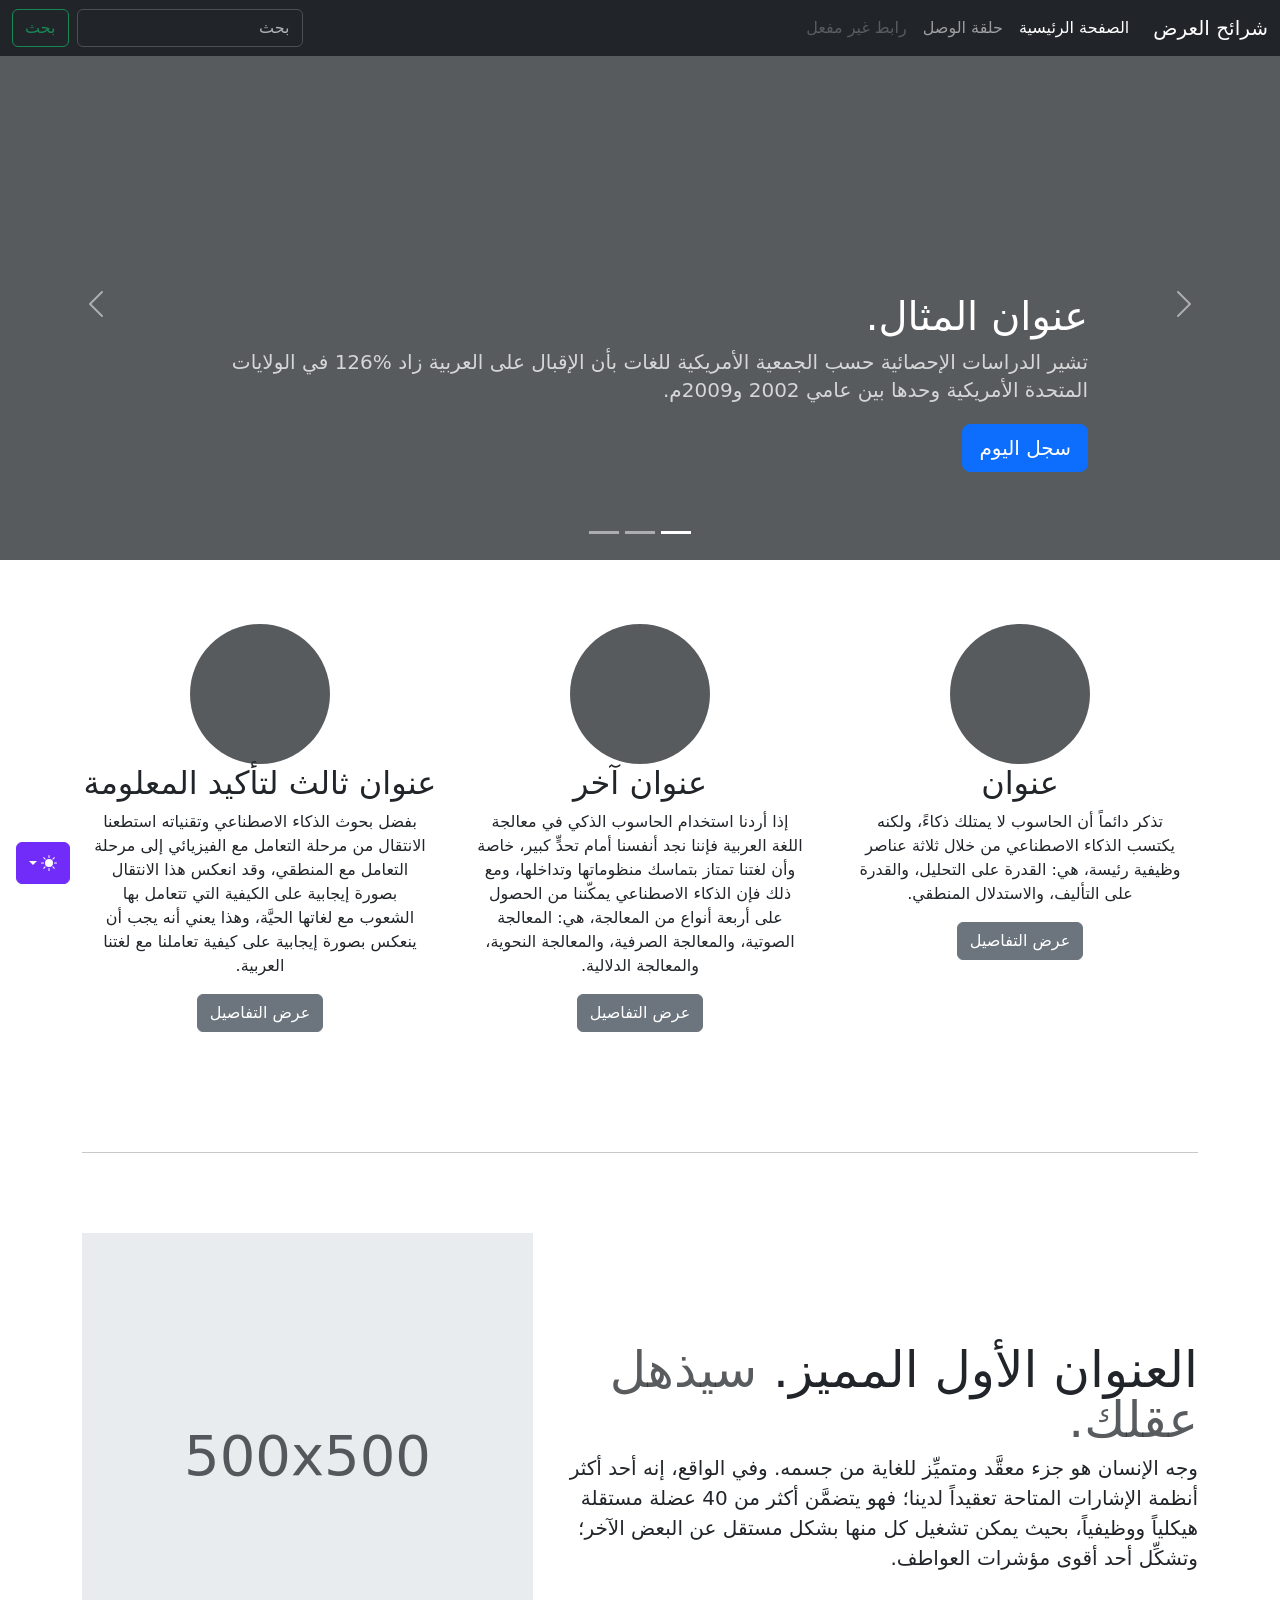
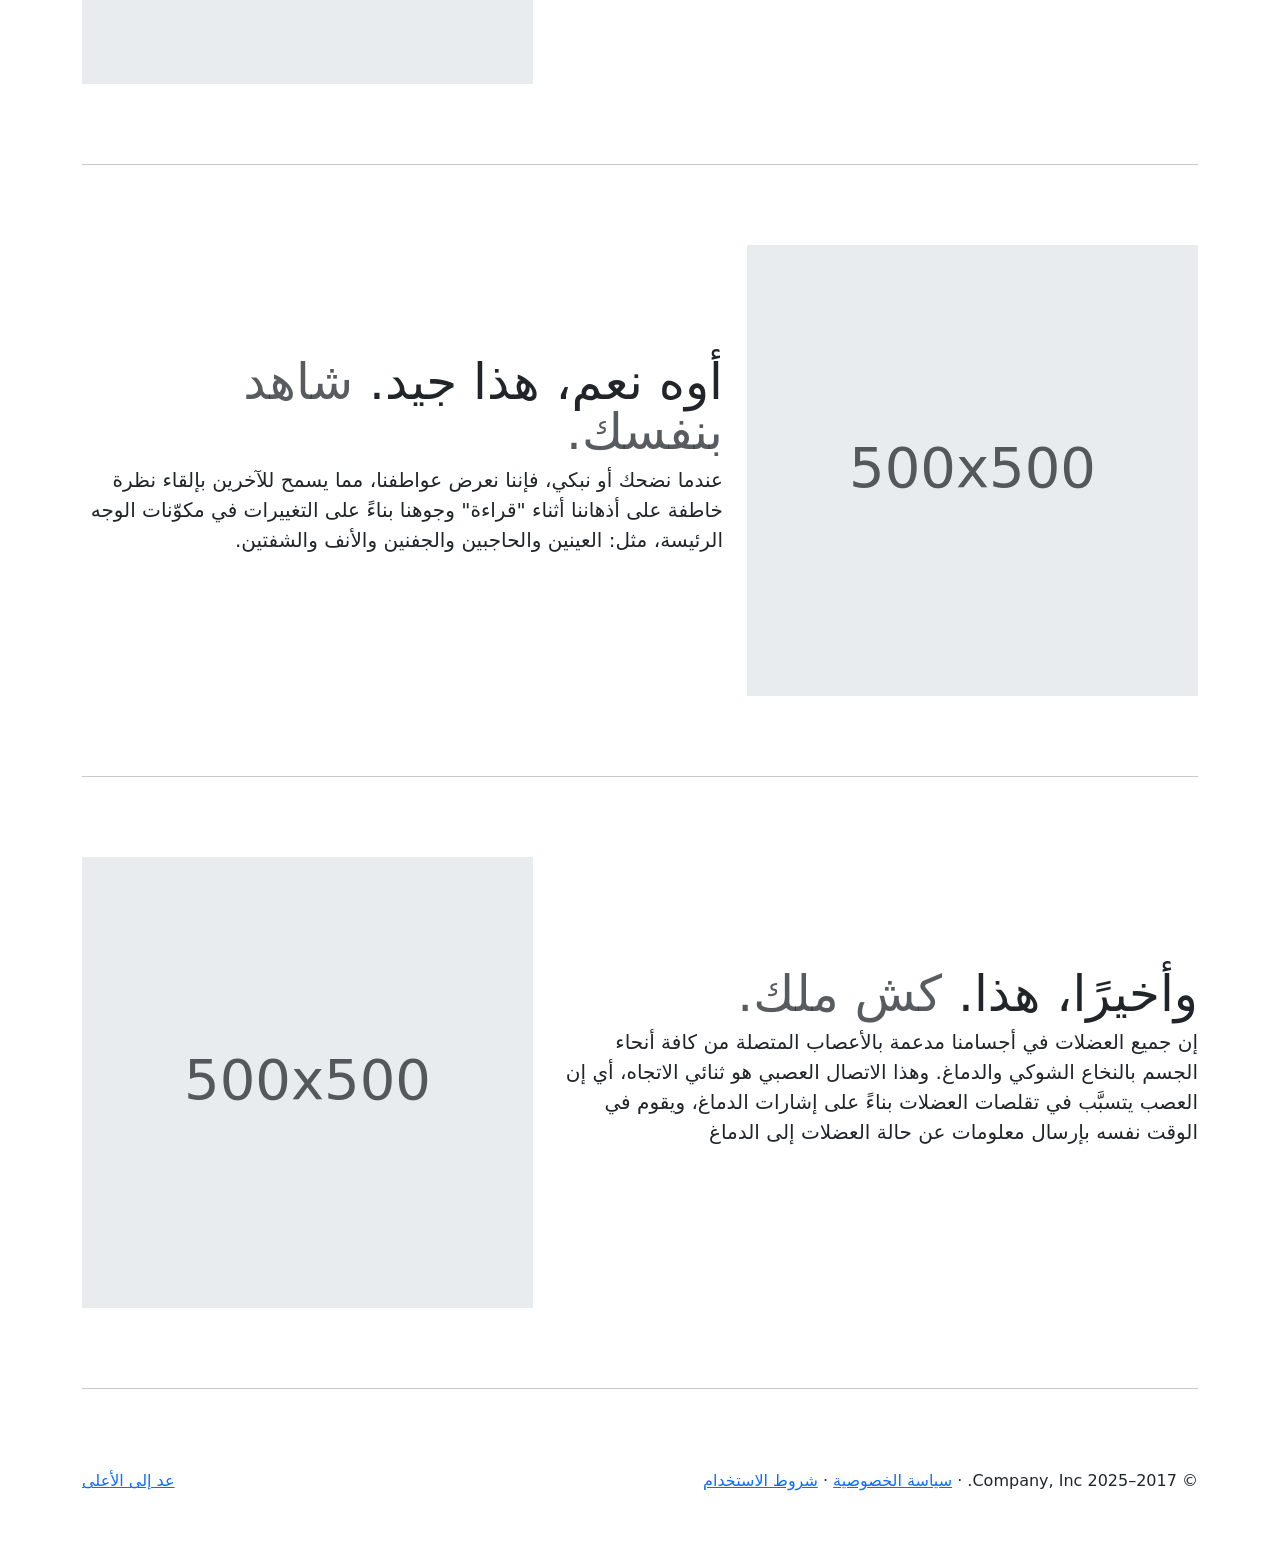
<file: bootstrap-5.3.8-examples/bootstrap-5.3.8-examples/carousel-rtl/index.html>
<!doctype html>
<html lang="ar" dir="rtl" data-bs-theme="auto">
  <head>
    <meta charset="utf-8" />
    <meta name="viewport" content="width=device-width, initial-scale=1" />
    <meta name="description" content="" />
    <meta
      name="author"
      content="Mark Otto, Jacob Thornton, and Bootstrap contributors"
    />
    <meta name="generator" content="Astro v5.13.2" />
    <title>قالب شرائح العرض · Bootstrap v5.3</title>
    <link
      rel="canonical"
      href="https://getbootstrap.com/docs/5.3/examples/carousel-rtl/"
    />
    <script src="../assets/js/color-modes.js"></script>
    <link href="../assets/dist/css/bootstrap.rtl.min.css" rel="stylesheet" />
    <meta name="theme-color" content="#712cf9" />
    <link href="../carousel/carousel.rtl.css" rel="stylesheet" />
    <style>
      .bd-placeholder-img {
        font-size: 1.125rem;
        text-anchor: middle;
        -webkit-user-select: none;
        -moz-user-select: none;
        user-select: none;
      }
      @media (min-width: 768px) {
        .bd-placeholder-img-lg {
          font-size: 3.5rem;
        }
      }
      .b-example-divider {
        width: 100%;
        height: 3rem;
        background-color: #0000001a;
        border: solid rgba(0, 0, 0, 0.15);
        border-width: 1px 0;
        box-shadow:
          inset 0 0.5em 1.5em #0000001a,
          inset 0 0.125em 0.5em #00000026;
      }
      .b-example-vr {
        flex-shrink: 0;
        width: 1.5rem;
        height: 100vh;
      }
      .bi {
        vertical-align: -0.125em;
        fill: currentColor;
      }
      .nav-scroller {
        position: relative;
        z-index: 2;
        height: 2.75rem;
        overflow-y: hidden;
      }
      .nav-scroller .nav {
        display: flex;
        flex-wrap: nowrap;
        padding-bottom: 1rem;
        margin-top: -1px;
        overflow-x: auto;
        text-align: center;
        white-space: nowrap;
        -webkit-overflow-scrolling: touch;
      }
      .btn-bd-primary {
        --bd-violet-bg: #712cf9;
        --bd-violet-rgb: 112.520718, 44.062154, 249.437846;
        --bs-btn-font-weight: 600;
        --bs-btn-color: var(--bs-white);
        --bs-btn-bg: var(--bd-violet-bg);
        --bs-btn-border-color: var(--bd-violet-bg);
        --bs-btn-hover-color: var(--bs-white);
        --bs-btn-hover-bg: #6528e0;
        --bs-btn-hover-border-color: #6528e0;
        --bs-btn-focus-shadow-rgb: var(--bd-violet-rgb);
        --bs-btn-active-color: var(--bs-btn-hover-color);
        --bs-btn-active-bg: #5a23c8;
        --bs-btn-active-border-color: #5a23c8;
      }
      .bd-mode-toggle {
        z-index: 1500;
      }
      .bd-mode-toggle .bi {
        width: 1em;
        height: 1em;
      }
      .bd-mode-toggle .dropdown-menu .active .bi {
        display: block !important;
      }
    </style>
  </head>
  <body>
    <svg xmlns="http://www.w3.org/2000/svg" class="d-none">
      <symbol id="check2" viewBox="0 0 16 16">
        <path
          d="M13.854 3.646a.5.5 0 0 1 0 .708l-7 7a.5.5 0 0 1-.708 0l-3.5-3.5a.5.5 0 1 1 .708-.708L6.5 10.293l6.646-6.647a.5.5 0 0 1 .708 0z"
        ></path>
      </symbol>
      <symbol id="circle-half" viewBox="0 0 16 16">
        <path
          d="M8 15A7 7 0 1 0 8 1v14zm0 1A8 8 0 1 1 8 0a8 8 0 0 1 0 16z"
        ></path>
      </symbol>
      <symbol id="moon-stars-fill" viewBox="0 0 16 16">
        <path
          d="M6 .278a.768.768 0 0 1 .08.858 7.208 7.208 0 0 0-.878 3.46c0 4.021 3.278 7.277 7.318 7.277.527 0 1.04-.055 1.533-.16a.787.787 0 0 1 .81.316.733.733 0 0 1-.031.893A8.349 8.349 0 0 1 8.344 16C3.734 16 0 12.286 0 7.71 0 4.266 2.114 1.312 5.124.06A.752.752 0 0 1 6 .278z"
        ></path>
        <path
          d="M10.794 3.148a.217.217 0 0 1 .412 0l.387 1.162c.173.518.579.924 1.097 1.097l1.162.387a.217.217 0 0 1 0 .412l-1.162.387a1.734 1.734 0 0 0-1.097 1.097l-.387 1.162a.217.217 0 0 1-.412 0l-.387-1.162A1.734 1.734 0 0 0 9.31 6.593l-1.162-.387a.217.217 0 0 1 0-.412l1.162-.387a1.734 1.734 0 0 0 1.097-1.097l.387-1.162zM13.863.099a.145.145 0 0 1 .274 0l.258.774c.115.346.386.617.732.732l.774.258a.145.145 0 0 1 0 .274l-.774.258a1.156 1.156 0 0 0-.732.732l-.258.774a.145.145 0 0 1-.274 0l-.258-.774a1.156 1.156 0 0 0-.732-.732l-.774-.258a.145.145 0 0 1 0-.274l.774-.258c.346-.115.617-.386.732-.732L13.863.1z"
        ></path>
      </symbol>
      <symbol id="sun-fill" viewBox="0 0 16 16">
        <path
          d="M8 12a4 4 0 1 0 0-8 4 4 0 0 0 0 8zM8 0a.5.5 0 0 1 .5.5v2a.5.5 0 0 1-1 0v-2A.5.5 0 0 1 8 0zm0 13a.5.5 0 0 1 .5.5v2a.5.5 0 0 1-1 0v-2A.5.5 0 0 1 8 13zm8-5a.5.5 0 0 1-.5.5h-2a.5.5 0 0 1 0-1h2a.5.5 0 0 1 .5.5zM3 8a.5.5 0 0 1-.5.5h-2a.5.5 0 0 1 0-1h2A.5.5 0 0 1 3 8zm10.657-5.657a.5.5 0 0 1 0 .707l-1.414 1.415a.5.5 0 1 1-.707-.708l1.414-1.414a.5.5 0 0 1 .707 0zm-9.193 9.193a.5.5 0 0 1 0 .707L3.05 13.657a.5.5 0 0 1-.707-.707l1.414-1.414a.5.5 0 0 1 .707 0zm9.193 2.121a.5.5 0 0 1-.707 0l-1.414-1.414a.5.5 0 0 1 .707-.707l1.414 1.414a.5.5 0 0 1 0 .707zM4.464 4.465a.5.5 0 0 1-.707 0L2.343 3.05a.5.5 0 1 1 .707-.707l1.414 1.414a.5.5 0 0 1 0 .708z"
        ></path>
      </symbol>
    </svg>
    <div
      class="dropdown position-fixed bottom-0 end-0 mb-3 me-3 bd-mode-toggle"
    >
      <button
        class="btn btn-bd-primary py-2 dropdown-toggle d-flex align-items-center"
        id="bd-theme"
        type="button"
        aria-expanded="false"
        data-bs-toggle="dropdown"
        aria-label="Toggle theme (auto)"
      >
        <svg class="bi my-1 theme-icon-active" aria-hidden="true">
          <use href="#circle-half"></use>
        </svg>
        <span class="visually-hidden" id="bd-theme-text">Toggle theme</span>
      </button>
      <ul
        class="dropdown-menu dropdown-menu-end shadow"
        aria-labelledby="bd-theme-text"
      >
        <li>
          <button
            type="button"
            class="dropdown-item d-flex align-items-center"
            data-bs-theme-value="light"
            aria-pressed="false"
          >
            <svg class="bi me-2 opacity-50" aria-hidden="true">
              <use href="#sun-fill"></use>
            </svg>
            Light
            <svg class="bi ms-auto d-none" aria-hidden="true">
              <use href="#check2"></use>
            </svg>
          </button>
        </li>
        <li>
          <button
            type="button"
            class="dropdown-item d-flex align-items-center"
            data-bs-theme-value="dark"
            aria-pressed="false"
          >
            <svg class="bi me-2 opacity-50" aria-hidden="true">
              <use href="#moon-stars-fill"></use>
            </svg>
            Dark
            <svg class="bi ms-auto d-none" aria-hidden="true">
              <use href="#check2"></use>
            </svg>
          </button>
        </li>
        <li>
          <button
            type="button"
            class="dropdown-item d-flex align-items-center active"
            data-bs-theme-value="auto"
            aria-pressed="true"
          >
            <svg class="bi me-2 opacity-50" aria-hidden="true">
              <use href="#circle-half"></use>
            </svg>
            Auto
            <svg class="bi ms-auto d-none" aria-hidden="true">
              <use href="#check2"></use>
            </svg>
          </button>
        </li>
      </ul>
    </div>
    <header data-bs-theme="dark">
      <nav class="navbar navbar-expand-md navbar-dark fixed-top bg-dark">
        <div class="container-fluid">
          <a class="navbar-brand" href="#">شرائح العرض</a>
          <button
            class="navbar-toggler"
            type="button"
            data-bs-toggle="collapse"
            data-bs-target="#navbarCollapse"
            aria-controls="navbarCollapse"
            aria-expanded="false"
            aria-label="تبديل التنقل"
          >
            <span class="navbar-toggler-icon"></span>
          </button>
          <div class="collapse navbar-collapse" id="navbarCollapse">
            <ul class="navbar-nav me-auto mb-2 mb-md-0">
              <li class="nav-item">
                <a class="nav-link active" aria-current="page" href="#"
                  >الصفحة الرئيسية</a
                >
              </li>
              <li class="nav-item">
                <a class="nav-link" href="#">حلقة الوصل</a>
              </li>
              <li class="nav-item">
                <a class="nav-link disabled" aria-disabled="true"
                  >رابط غير مفعل</a
                >
              </li>
            </ul>
            <form class="d-flex" role="search">
              <input
                class="form-control me-2"
                type="search"
                placeholder="بحث"
                aria-label="بحث"
              />
              <button class="btn btn-outline-success" type="submit">بحث</button>
            </form>
          </div>
        </div>
      </nav>
    </header>
    <main>
      <div id="myCarousel" class="carousel slide mb-6" data-bs-ride="carousel">
        <div class="carousel-indicators">
          <button
            type="button"
            data-bs-target="#myCarousel"
            data-bs-slide-to="0"
            class="active"
            aria-current="true"
            aria-label="Slide 1"
          ></button>
          <button
            type="button"
            data-bs-target="#myCarousel"
            data-bs-slide-to="1"
            aria-label="Slide 2"
          ></button>
          <button
            type="button"
            data-bs-target="#myCarousel"
            data-bs-slide-to="2"
            aria-label="Slide 3"
          ></button>
        </div>
        <div class="carousel-inner">
          <div class="carousel-item active">
            <svg
              aria-hidden="true"
              class="bd-placeholder-img"
              height="100%"
              preserveAspectRatio="xMidYMid slice"
              width="100%"
              xmlns="http://www.w3.org/2000/svg"
            >
              <rect
                width="100%"
                height="100%"
                fill="var(--bs-secondary-color)"
              ></rect>
            </svg>
            <div class="container">
              <div class="carousel-caption text-start">
                <h1>عنوان المثال.</h1>
                <p class="opacity-75">
                  تشير الدراسات الإحصائية حسب الجمعية الأمريكية للغات بأن
                  الإقبال على العربية زاد %126 في الولايات المتحدة الأمريكية
                  وحدها بين عامي 2002 و2009م.
                </p>
                <p><a class="btn btn-lg btn-primary" href="#">سجل اليوم</a></p>
              </div>
            </div>
          </div>
          <div class="carousel-item">
            <svg
              aria-hidden="true"
              class="bd-placeholder-img"
              height="100%"
              preserveAspectRatio="xMidYMid slice"
              width="100%"
              xmlns="http://www.w3.org/2000/svg"
            >
              <rect
                width="100%"
                height="100%"
                fill="var(--bs-secondary-color)"
              ></rect>
            </svg>
            <div class="container">
              <div class="carousel-caption">
                <h1>عنوان مثال آخر.</h1>
                <p>
                  حسب المجلس الثقافي البريطاني فإن تعليم الإنجليزية داخل
                  بريطانيا يسهم في تعزيز اقتصادها بما يتجاوز ملياري جنيه سنوياً،
                  كما أنه وفر أكثر من 26 ألف وظيفة.
                </p>
                <p><a class="btn btn-lg btn-primary" href="#">أعرف أكثر</a></p>
              </div>
            </div>
          </div>
          <div class="carousel-item">
            <svg
              aria-hidden="true"
              class="bd-placeholder-img"
              height="100%"
              preserveAspectRatio="xMidYMid slice"
              width="100%"
              xmlns="http://www.w3.org/2000/svg"
            >
              <rect
                width="100%"
                height="100%"
                fill="var(--bs-secondary-color)"
              ></rect>
            </svg>
            <div class="container">
              <div class="carousel-caption text-end">
                <h1>واحد أكثر لقياس جيد.</h1>
                <p>
                  الإحصاءات لحجم الاستثمار اللغوي خارج بريطانيا تتفاوت من سنة
                  لأخرى إلا أن المدير التنفيذي للمجلس الثقافي البريطاني إدي
                  بايرز يرى أن استثمار تعليم الإنجليزية في الخارج لا يحسب على
                  المستوى المالي فحسب بل على المستوى السياسي أيضاً.
                </p>
                <p>
                  <a class="btn btn-lg btn-primary" href="#">تصفح المعرض</a>
                </p>
              </div>
            </div>
          </div>
        </div>
        <button
          class="carousel-control-prev"
          type="button"
          data-bs-target="#myCarousel"
          data-bs-slide="prev"
        >
          <span class="carousel-control-prev-icon" aria-hidden="true"></span>
          <span class="visually-hidden">السابق</span>
        </button>
        <button
          class="carousel-control-next"
          type="button"
          data-bs-target="#myCarousel"
          data-bs-slide="next"
        >
          <span class="carousel-control-next-icon" aria-hidden="true"></span>
          <span class="visually-hidden">التالي</span>
        </button>
      </div>
      <!-- Marketing messaging and featurettes
  ================================================== -->
      <!-- Wrap the rest of the page in another container to center all the content. -->
      <div class="container marketing">
        <!-- Three columns of text below the carousel -->
        <div class="row">
          <div class="col-lg-4">
            <svg
              aria-label="Placeholder"
              class="bd-placeholder-img rounded-circle"
              height="140"
              preserveAspectRatio="xMidYMid slice"
              role="img"
              width="140"
              xmlns="http://www.w3.org/2000/svg"
            >
              <title>Placeholder</title>
              <rect
                width="100%"
                height="100%"
                fill="var(--bs-secondary-color)"
              ></rect>
            </svg>
            <h2 class="fw-normal">عنوان</h2>
            <p>
              تذكر دائماً أن الحاسوب لا يمتلك ذكاءً، ولكنه يكتسب الذكاء
              الاصطناعي من خلال ثلاثة عناصر وظيفية رئيسة، هي: القدرة على
              التحليل، والقدرة على التأليف، والاستدلال المنطقي.
            </p>
            <p><a class="btn btn-secondary" href="#">عرض التفاصيل</a></p>
          </div>
          <!-- /.col-lg-4 -->
          <div class="col-lg-4">
            <svg
              aria-label="Placeholder"
              class="bd-placeholder-img rounded-circle"
              height="140"
              preserveAspectRatio="xMidYMid slice"
              role="img"
              width="140"
              xmlns="http://www.w3.org/2000/svg"
            >
              <title>Placeholder</title>
              <rect
                width="100%"
                height="100%"
                fill="var(--bs-secondary-color)"
              ></rect>
            </svg>
            <h2 class="fw-normal">عنوان آخر</h2>
            <p>
              إذا أردنا استخدام الحاسوب الذكي في معالجة اللغة العربية فإننا نجد
              أنفسنا أمام تحدٍّ كبير، خاصة وأن لغتنا تمتاز بتماسك منظوماتها
              وتداخلها، ومع ذلك فإن الذكاء الاصطناعي يمكّننا من الحصول على أربعة
              أنواع من المعالجة، هي: المعالجة الصوتية، والمعالجة الصرفية،
              والمعالجة النحوية، والمعالجة الدلالية.
            </p>
            <p><a class="btn btn-secondary" href="#">عرض التفاصيل</a></p>
          </div>
          <!-- /.col-lg-4 -->
          <div class="col-lg-4">
            <svg
              aria-label="Placeholder"
              class="bd-placeholder-img rounded-circle"
              height="140"
              preserveAspectRatio="xMidYMid slice"
              role="img"
              width="140"
              xmlns="http://www.w3.org/2000/svg"
            >
              <title>Placeholder</title>
              <rect
                width="100%"
                height="100%"
                fill="var(--bs-secondary-color)"
              ></rect>
            </svg>
            <h2 class="fw-normal">عنوان ثالث لتأكيد المعلومة</h2>
            <p>
              بفضل بحوث الذكاء الاصطناعي وتقنياته استطعنا الانتقال من مرحلة
              التعامل مع الفيزيائي إلى مرحلة التعامل مع المنطقي، وقد انعكس هذا
              الانتقال بصورة إيجابية على الكيفية التي تتعامل بها الشعوب مع
              لغاتها الحيَّة، وهذا يعني أنه يجب أن ينعكس بصورة إيجابية على كيفية
              تعاملنا مع لغتنا العربية.
            </p>
            <p><a class="btn btn-secondary" href="#">عرض التفاصيل</a></p>
          </div>
          <!-- /.col-lg-4 -->
        </div>
        <!-- /.row -->
        <!-- START THE FEATURETTES -->
        <hr class="featurette-divider" />
        <div class="row featurette">
          <div class="col-md-7">
            <h2 class="featurette-heading fw-normal lh-1">
              العنوان الأول المميز.
              <span class="text-body-secondary"> سيذهل عقلك. </span>
            </h2>
            <p class="lead">
              وجه الإنسان هو جزء معقَّد ومتميِّز للغاية من جسمه. وفي الواقع، إنه
              أحد أكثر أنظمة الإشارات المتاحة تعقيداً لدينا؛ فهو يتضمَّن أكثر من
              40 عضلة مستقلة هيكلياً ووظيفياً، بحيث يمكن تشغيل كل منها بشكل
              مستقل عن البعض الآخر؛ وتشكِّل أحد أقوى مؤشرات العواطف.
            </p>
          </div>
          <div class="col-md-5">
            <svg
              aria-label="Placeholder: 500x500"
              class="bd-placeholder-img bd-placeholder-img-lg featurette-image img-fluid mx-auto"
              height="500"
              preserveAspectRatio="xMidYMid slice"
              role="img"
              width="500"
              xmlns="http://www.w3.org/2000/svg"
            >
              <title>Placeholder</title>
              <rect
                width="100%"
                height="100%"
                fill="var(--bs-secondary-bg)"
              ></rect>
              <text x="50%" y="50%" fill="var(--bs-secondary-color)" dy=".3em">
                500x500
              </text>
            </svg>
          </div>
        </div>
        <hr class="featurette-divider" />
        <div class="row featurette">
          <div class="col-md-7 order-md-2">
            <h2 class="featurette-heading fw-normal lh-1">
              أوه نعم، هذا جيد.
              <span class="text-body-secondary"> شاهد بنفسك. </span>
            </h2>
            <p class="lead">
              عندما نضحك أو نبكي، فإننا نعرض عواطفنا، مما يسمح للآخرين بإلقاء
              نظرة خاطفة على أذهاننا أثناء "قراءة" وجوهنا بناءً على التغييرات في
              مكوّنات الوجه الرئيسة، مثل: العينين والحاجبين والجفنين والأنف
              والشفتين.
            </p>
          </div>
          <div class="col-md-5 order-md-1">
            <svg
              aria-label="Placeholder: 500x500"
              class="bd-placeholder-img bd-placeholder-img-lg featurette-image img-fluid mx-auto"
              height="500"
              preserveAspectRatio="xMidYMid slice"
              role="img"
              width="500"
              xmlns="http://www.w3.org/2000/svg"
            >
              <title>Placeholder</title>
              <rect
                width="100%"
                height="100%"
                fill="var(--bs-secondary-bg)"
              ></rect>
              <text x="50%" y="50%" fill="var(--bs-secondary-color)" dy=".3em">
                500x500
              </text>
            </svg>
          </div>
        </div>
        <hr class="featurette-divider" />
        <div class="row featurette">
          <div class="col-md-7">
            <h2 class="featurette-heading fw-normal lh-1">
              وأخيرًا، هذا. <span class="text-body-secondary"> كش ملك. </span>
            </h2>
            <p class="lead">
              إن جميع العضلات في أجسامنا مدعمة بالأعصاب المتصلة من كافة أنحاء
              الجسم بالنخاع الشوكي والدماغ. وهذا الاتصال العصبي هو ثنائي
              الاتجاه، أي إن العصب يتسبَّب في تقلصات العضلات بناءً على إشارات
              الدماغ، ويقوم في الوقت نفسه بإرسال معلومات عن حالة العضلات إلى
              الدماغ
            </p>
          </div>
          <div class="col-md-5">
            <svg
              aria-label="Placeholder: 500x500"
              class="bd-placeholder-img bd-placeholder-img-lg featurette-image img-fluid mx-auto"
              height="500"
              preserveAspectRatio="xMidYMid slice"
              role="img"
              width="500"
              xmlns="http://www.w3.org/2000/svg"
            >
              <title>Placeholder</title>
              <rect
                width="100%"
                height="100%"
                fill="var(--bs-secondary-bg)"
              ></rect>
              <text x="50%" y="50%" fill="var(--bs-secondary-color)" dy=".3em">
                500x500
              </text>
            </svg>
          </div>
        </div>
        <hr class="featurette-divider" />
        <!-- /END THE FEATURETTES -->
      </div>
      <!-- /.container -->
      <!-- FOOTER -->
      <footer class="container">
        <p class="float-end"><a href="#">عد إلى الأعلى</a></p>
        <p>
          &copy; 2017–2025 Company, Inc. &middot;
          <a href="#">سياسة الخصوصية</a> &middot; <a href="#">شروط الاستخدام</a>
        </p>
      </footer>
    </main>
    <script
      src="../assets/dist/js/bootstrap.bundle.min.js"
      class="astro-vvvwv3sm"
    ></script>
  </body>
</html>
</file>
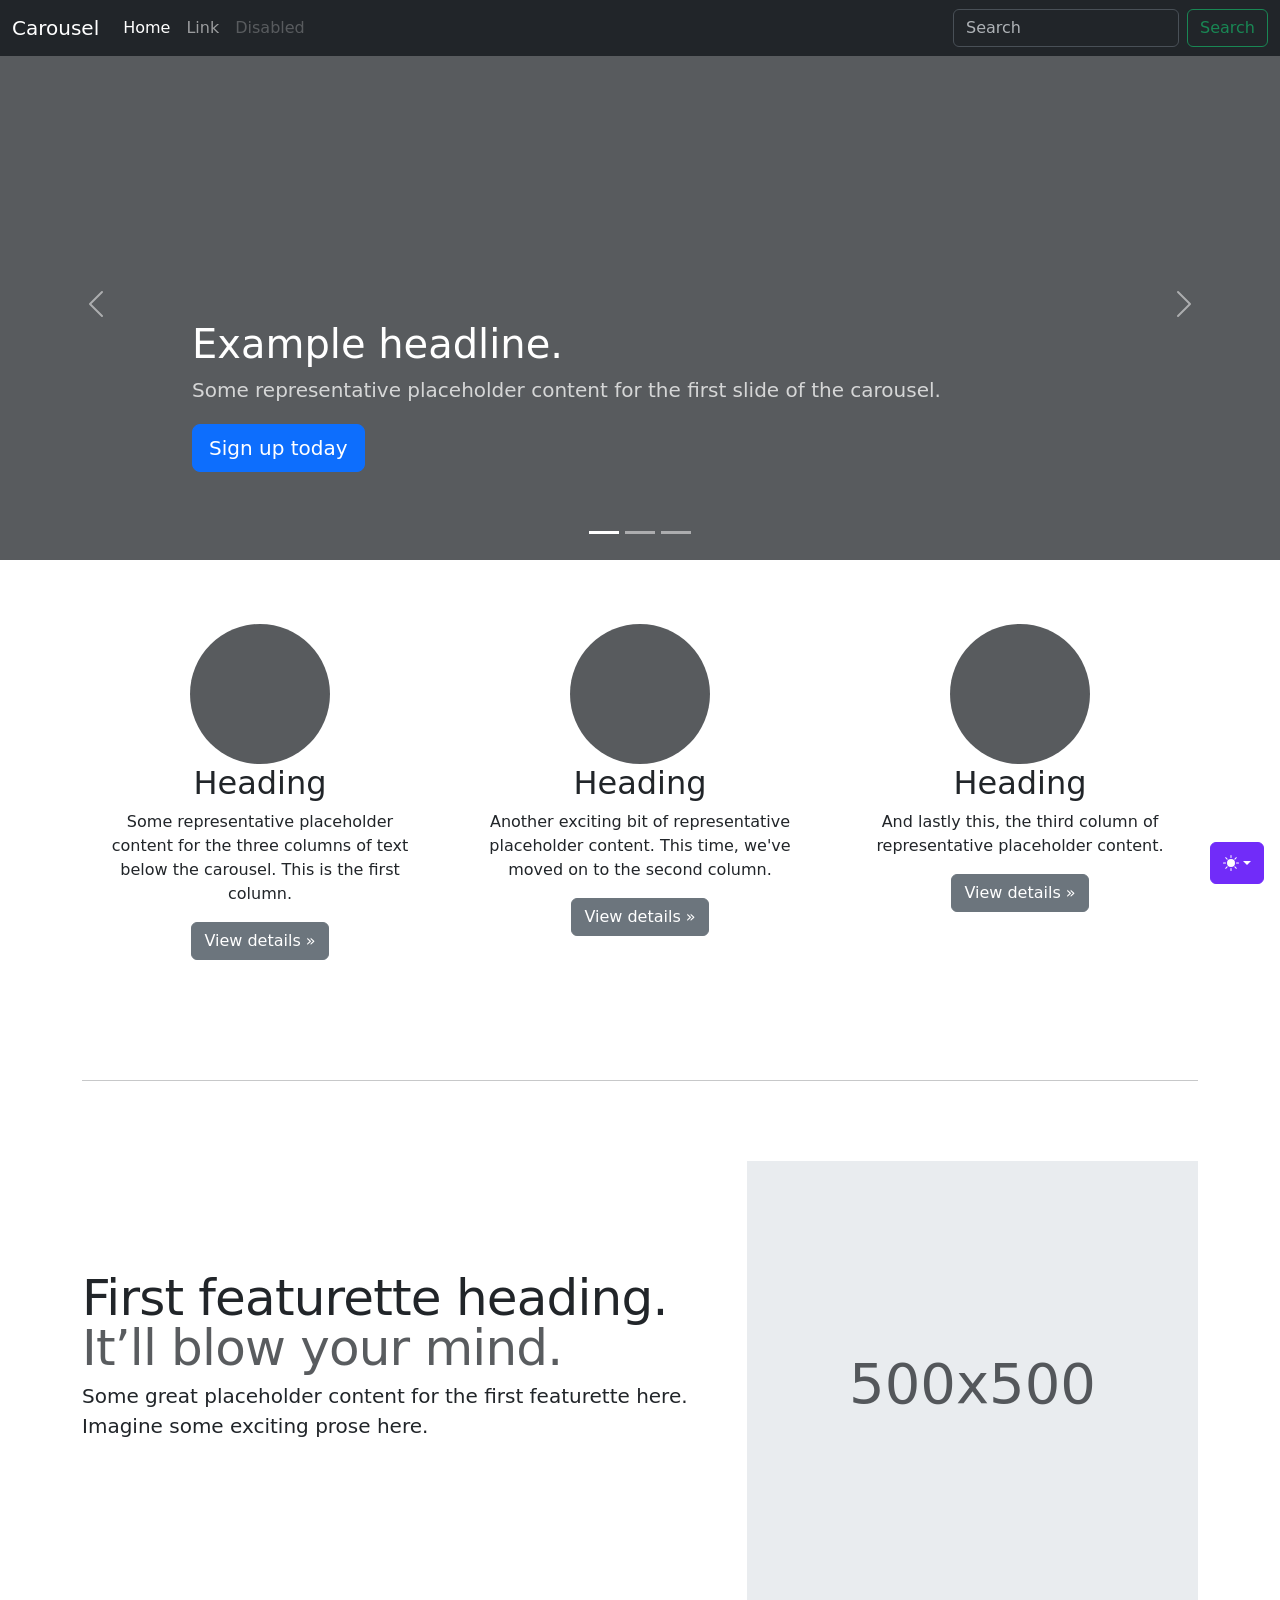
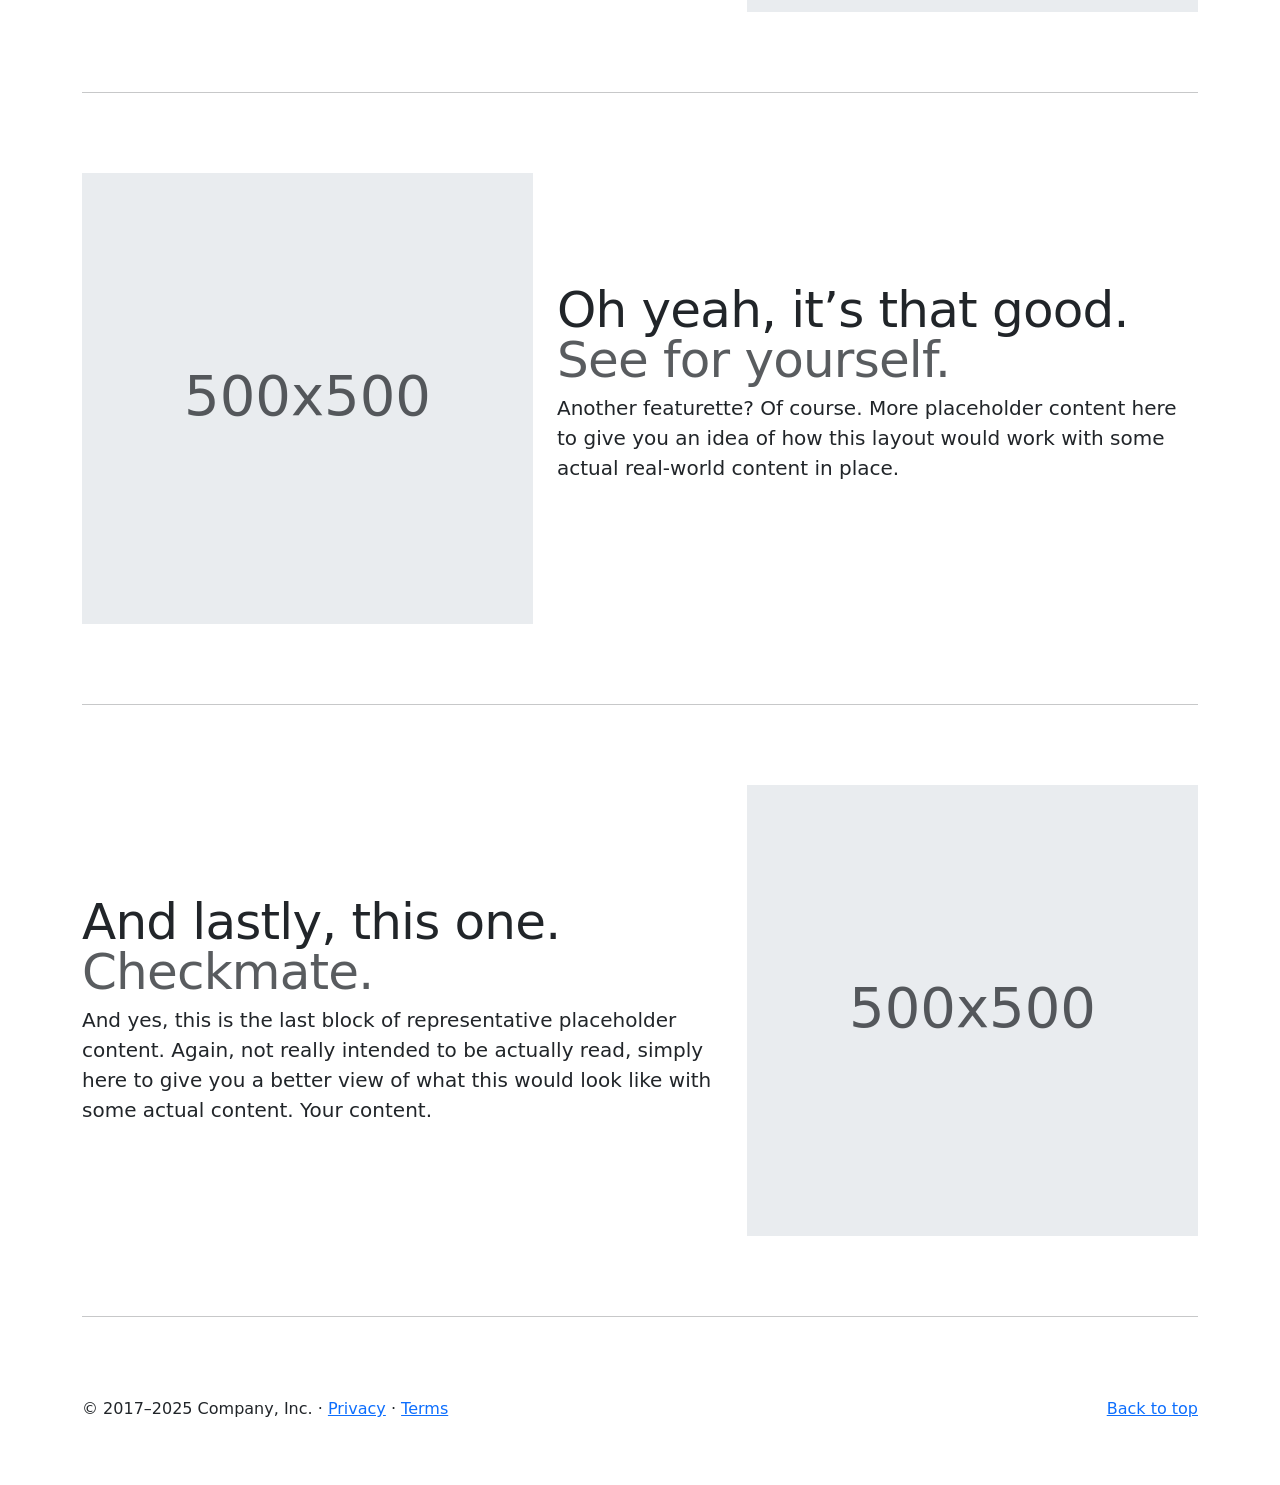
<file: bootstrap-5.3.8-examples/bootstrap-5.3.8-examples/carousel/index.html>
<!doctype html>
<html lang="en" data-bs-theme="auto">
  <head>
    <meta charset="utf-8" />
    <meta name="viewport" content="width=device-width, initial-scale=1" />
    <meta name="description" content="" />
    <meta
      name="author"
      content="Mark Otto, Jacob Thornton, and Bootstrap contributors"
    />
    <meta name="generator" content="Astro v5.13.2" />
    <title>Carousel Template · Bootstrap v5.3</title>
    <link
      rel="canonical"
      href="https://getbootstrap.com/docs/5.3/examples/carousel/"
    />
    <script src="../assets/js/color-modes.js"></script>
    <link href="../assets/dist/css/bootstrap.min.css" rel="stylesheet" />
    <meta name="theme-color" content="#712cf9" />
    <link href="carousel.css" rel="stylesheet" />
    <style>
      .bd-placeholder-img {
        font-size: 1.125rem;
        text-anchor: middle;
        -webkit-user-select: none;
        -moz-user-select: none;
        user-select: none;
      }
      @media (min-width: 768px) {
        .bd-placeholder-img-lg {
          font-size: 3.5rem;
        }
      }
      .b-example-divider {
        width: 100%;
        height: 3rem;
        background-color: #0000001a;
        border: solid rgba(0, 0, 0, 0.15);
        border-width: 1px 0;
        box-shadow:
          inset 0 0.5em 1.5em #0000001a,
          inset 0 0.125em 0.5em #00000026;
      }
      .b-example-vr {
        flex-shrink: 0;
        width: 1.5rem;
        height: 100vh;
      }
      .bi {
        vertical-align: -0.125em;
        fill: currentColor;
      }
      .nav-scroller {
        position: relative;
        z-index: 2;
        height: 2.75rem;
        overflow-y: hidden;
      }
      .nav-scroller .nav {
        display: flex;
        flex-wrap: nowrap;
        padding-bottom: 1rem;
        margin-top: -1px;
        overflow-x: auto;
        text-align: center;
        white-space: nowrap;
        -webkit-overflow-scrolling: touch;
      }
      .btn-bd-primary {
        --bd-violet-bg: #712cf9;
        --bd-violet-rgb: 112.520718, 44.062154, 249.437846;
        --bs-btn-font-weight: 600;
        --bs-btn-color: var(--bs-white);
        --bs-btn-bg: var(--bd-violet-bg);
        --bs-btn-border-color: var(--bd-violet-bg);
        --bs-btn-hover-color: var(--bs-white);
        --bs-btn-hover-bg: #6528e0;
        --bs-btn-hover-border-color: #6528e0;
        --bs-btn-focus-shadow-rgb: var(--bd-violet-rgb);
        --bs-btn-active-color: var(--bs-btn-hover-color);
        --bs-btn-active-bg: #5a23c8;
        --bs-btn-active-border-color: #5a23c8;
      }
      .bd-mode-toggle {
        z-index: 1500;
      }
      .bd-mode-toggle .bi {
        width: 1em;
        height: 1em;
      }
      .bd-mode-toggle .dropdown-menu .active .bi {
        display: block !important;
      }
    </style>
  </head>
  <body>
    <svg xmlns="http://www.w3.org/2000/svg" class="d-none">
      <symbol id="check2" viewBox="0 0 16 16">
        <path
          d="M13.854 3.646a.5.5 0 0 1 0 .708l-7 7a.5.5 0 0 1-.708 0l-3.5-3.5a.5.5 0 1 1 .708-.708L6.5 10.293l6.646-6.647a.5.5 0 0 1 .708 0z"
        ></path>
      </symbol>
      <symbol id="circle-half" viewBox="0 0 16 16">
        <path
          d="M8 15A7 7 0 1 0 8 1v14zm0 1A8 8 0 1 1 8 0a8 8 0 0 1 0 16z"
        ></path>
      </symbol>
      <symbol id="moon-stars-fill" viewBox="0 0 16 16">
        <path
          d="M6 .278a.768.768 0 0 1 .08.858 7.208 7.208 0 0 0-.878 3.46c0 4.021 3.278 7.277 7.318 7.277.527 0 1.04-.055 1.533-.16a.787.787 0 0 1 .81.316.733.733 0 0 1-.031.893A8.349 8.349 0 0 1 8.344 16C3.734 16 0 12.286 0 7.71 0 4.266 2.114 1.312 5.124.06A.752.752 0 0 1 6 .278z"
        ></path>
        <path
          d="M10.794 3.148a.217.217 0 0 1 .412 0l.387 1.162c.173.518.579.924 1.097 1.097l1.162.387a.217.217 0 0 1 0 .412l-1.162.387a1.734 1.734 0 0 0-1.097 1.097l-.387 1.162a.217.217 0 0 1-.412 0l-.387-1.162A1.734 1.734 0 0 0 9.31 6.593l-1.162-.387a.217.217 0 0 1 0-.412l1.162-.387a1.734 1.734 0 0 0 1.097-1.097l.387-1.162zM13.863.099a.145.145 0 0 1 .274 0l.258.774c.115.346.386.617.732.732l.774.258a.145.145 0 0 1 0 .274l-.774.258a1.156 1.156 0 0 0-.732.732l-.258.774a.145.145 0 0 1-.274 0l-.258-.774a1.156 1.156 0 0 0-.732-.732l-.774-.258a.145.145 0 0 1 0-.274l.774-.258c.346-.115.617-.386.732-.732L13.863.1z"
        ></path>
      </symbol>
      <symbol id="sun-fill" viewBox="0 0 16 16">
        <path
          d="M8 12a4 4 0 1 0 0-8 4 4 0 0 0 0 8zM8 0a.5.5 0 0 1 .5.5v2a.5.5 0 0 1-1 0v-2A.5.5 0 0 1 8 0zm0 13a.5.5 0 0 1 .5.5v2a.5.5 0 0 1-1 0v-2A.5.5 0 0 1 8 13zm8-5a.5.5 0 0 1-.5.5h-2a.5.5 0 0 1 0-1h2a.5.5 0 0 1 .5.5zM3 8a.5.5 0 0 1-.5.5h-2a.5.5 0 0 1 0-1h2A.5.5 0 0 1 3 8zm10.657-5.657a.5.5 0 0 1 0 .707l-1.414 1.415a.5.5 0 1 1-.707-.708l1.414-1.414a.5.5 0 0 1 .707 0zm-9.193 9.193a.5.5 0 0 1 0 .707L3.05 13.657a.5.5 0 0 1-.707-.707l1.414-1.414a.5.5 0 0 1 .707 0zm9.193 2.121a.5.5 0 0 1-.707 0l-1.414-1.414a.5.5 0 0 1 .707-.707l1.414 1.414a.5.5 0 0 1 0 .707zM4.464 4.465a.5.5 0 0 1-.707 0L2.343 3.05a.5.5 0 1 1 .707-.707l1.414 1.414a.5.5 0 0 1 0 .708z"
        ></path>
      </symbol>
    </svg>
    <div
      class="dropdown position-fixed bottom-0 end-0 mb-3 me-3 bd-mode-toggle"
    >
      <button
        class="btn btn-bd-primary py-2 dropdown-toggle d-flex align-items-center"
        id="bd-theme"
        type="button"
        aria-expanded="false"
        data-bs-toggle="dropdown"
        aria-label="Toggle theme (auto)"
      >
        <svg class="bi my-1 theme-icon-active" aria-hidden="true">
          <use href="#circle-half"></use>
        </svg>
        <span class="visually-hidden" id="bd-theme-text">Toggle theme</span>
      </button>
      <ul
        class="dropdown-menu dropdown-menu-end shadow"
        aria-labelledby="bd-theme-text"
      >
        <li>
          <button
            type="button"
            class="dropdown-item d-flex align-items-center"
            data-bs-theme-value="light"
            aria-pressed="false"
          >
            <svg class="bi me-2 opacity-50" aria-hidden="true">
              <use href="#sun-fill"></use>
            </svg>
            Light
            <svg class="bi ms-auto d-none" aria-hidden="true">
              <use href="#check2"></use>
            </svg>
          </button>
        </li>
        <li>
          <button
            type="button"
            class="dropdown-item d-flex align-items-center"
            data-bs-theme-value="dark"
            aria-pressed="false"
          >
            <svg class="bi me-2 opacity-50" aria-hidden="true">
              <use href="#moon-stars-fill"></use>
            </svg>
            Dark
            <svg class="bi ms-auto d-none" aria-hidden="true">
              <use href="#check2"></use>
            </svg>
          </button>
        </li>
        <li>
          <button
            type="button"
            class="dropdown-item d-flex align-items-center active"
            data-bs-theme-value="auto"
            aria-pressed="true"
          >
            <svg class="bi me-2 opacity-50" aria-hidden="true">
              <use href="#circle-half"></use>
            </svg>
            Auto
            <svg class="bi ms-auto d-none" aria-hidden="true">
              <use href="#check2"></use>
            </svg>
          </button>
        </li>
      </ul>
    </div>
    <header data-bs-theme="dark">
      <nav class="navbar navbar-expand-md navbar-dark fixed-top bg-dark">
        <div class="container-fluid">
          <a class="navbar-brand" href="#">Carousel</a>
          <button
            class="navbar-toggler"
            type="button"
            data-bs-toggle="collapse"
            data-bs-target="#navbarCollapse"
            aria-controls="navbarCollapse"
            aria-expanded="false"
            aria-label="Toggle navigation"
          >
            <span class="navbar-toggler-icon"></span>
          </button>
          <div class="collapse navbar-collapse" id="navbarCollapse">
            <ul class="navbar-nav me-auto mb-2 mb-md-0">
              <li class="nav-item">
                <a class="nav-link active" aria-current="page" href="#">Home</a>
              </li>
              <li class="nav-item"><a class="nav-link" href="#">Link</a></li>
              <li class="nav-item">
                <a class="nav-link disabled" aria-disabled="true">Disabled</a>
              </li>
            </ul>
            <form class="d-flex" role="search">
              <input
                class="form-control me-2"
                type="search"
                placeholder="Search"
                aria-label="Search"
              />
              <button class="btn btn-outline-success" type="submit">
                Search
              </button>
            </form>
          </div>
        </div>
      </nav>
    </header>
    <main>
      <div id="myCarousel" class="carousel slide mb-6" data-bs-ride="carousel">
        <div class="carousel-indicators">
          <button
            type="button"
            data-bs-target="#myCarousel"
            data-bs-slide-to="0"
            class="active"
            aria-current="true"
            aria-label="Slide 1"
          ></button>
          <button
            type="button"
            data-bs-target="#myCarousel"
            data-bs-slide-to="1"
            aria-label="Slide 2"
          ></button>
          <button
            type="button"
            data-bs-target="#myCarousel"
            data-bs-slide-to="2"
            aria-label="Slide 3"
          ></button>
        </div>
        <div class="carousel-inner">
          <div class="carousel-item active">
            <svg
              aria-hidden="true"
              class="bd-placeholder-img"
              height="100%"
              preserveAspectRatio="xMidYMid slice"
              width="100%"
              xmlns="http://www.w3.org/2000/svg"
            >
              <rect
                width="100%"
                height="100%"
                fill="var(--bs-secondary-color)"
              ></rect>
            </svg>
            <div class="container">
              <div class="carousel-caption text-start">
                <h1>Example headline.</h1>
                <p class="opacity-75">
                  Some representative placeholder content for the first slide of
                  the carousel.
                </p>
                <p>
                  <a class="btn btn-lg btn-primary" href="#">Sign up today</a>
                </p>
              </div>
            </div>
          </div>
          <div class="carousel-item">
            <svg
              aria-hidden="true"
              class="bd-placeholder-img"
              height="100%"
              preserveAspectRatio="xMidYMid slice"
              width="100%"
              xmlns="http://www.w3.org/2000/svg"
            >
              <rect
                width="100%"
                height="100%"
                fill="var(--bs-secondary-color)"
              ></rect>
            </svg>
            <div class="container">
              <div class="carousel-caption">
                <h1>Another example headline.</h1>
                <p>
                  Some representative placeholder content for the second slide
                  of the carousel.
                </p>
                <p><a class="btn btn-lg btn-primary" href="#">Learn more</a></p>
              </div>
            </div>
          </div>
          <div class="carousel-item">
            <svg
              aria-hidden="true"
              class="bd-placeholder-img"
              height="100%"
              preserveAspectRatio="xMidYMid slice"
              width="100%"
              xmlns="http://www.w3.org/2000/svg"
            >
              <rect
                width="100%"
                height="100%"
                fill="var(--bs-secondary-color)"
              ></rect>
            </svg>
            <div class="container">
              <div class="carousel-caption text-end">
                <h1>One more for good measure.</h1>
                <p>
                  Some representative placeholder content for the third slide of
                  this carousel.
                </p>
                <p>
                  <a class="btn btn-lg btn-primary" href="#">Browse gallery</a>
                </p>
              </div>
            </div>
          </div>
        </div>
        <button
          class="carousel-control-prev"
          type="button"
          data-bs-target="#myCarousel"
          data-bs-slide="prev"
        >
          <span class="carousel-control-prev-icon" aria-hidden="true"></span>
          <span class="visually-hidden">Previous</span>
        </button>
        <button
          class="carousel-control-next"
          type="button"
          data-bs-target="#myCarousel"
          data-bs-slide="next"
        >
          <span class="carousel-control-next-icon" aria-hidden="true"></span>
          <span class="visually-hidden">Next</span>
        </button>
      </div>
      <!-- Marketing messaging and featurettes
  ================================================== -->
      <!-- Wrap the rest of the page in another container to center all the content. -->
      <div class="container marketing">
        <!-- Three columns of text below the carousel -->
        <div class="row">
          <div class="col-lg-4">
            <svg
              aria-label="Placeholder"
              class="bd-placeholder-img rounded-circle"
              height="140"
              preserveAspectRatio="xMidYMid slice"
              role="img"
              width="140"
              xmlns="http://www.w3.org/2000/svg"
            >
              <title>Placeholder</title>
              <rect
                width="100%"
                height="100%"
                fill="var(--bs-secondary-color)"
              ></rect>
            </svg>
            <h2 class="fw-normal">Heading</h2>
            <p>
              Some representative placeholder content for the three columns of
              text below the carousel. This is the first column.
            </p>
            <p>
              <a class="btn btn-secondary" href="#">View details &raquo;</a>
            </p>
          </div>
          <!-- /.col-lg-4 -->
          <div class="col-lg-4">
            <svg
              aria-label="Placeholder"
              class="bd-placeholder-img rounded-circle"
              height="140"
              preserveAspectRatio="xMidYMid slice"
              role="img"
              width="140"
              xmlns="http://www.w3.org/2000/svg"
            >
              <title>Placeholder</title>
              <rect
                width="100%"
                height="100%"
                fill="var(--bs-secondary-color)"
              ></rect>
            </svg>
            <h2 class="fw-normal">Heading</h2>
            <p>
              Another exciting bit of representative placeholder content. This
              time, we've moved on to the second column.
            </p>
            <p>
              <a class="btn btn-secondary" href="#">View details &raquo;</a>
            </p>
          </div>
          <!-- /.col-lg-4 -->
          <div class="col-lg-4">
            <svg
              aria-label="Placeholder"
              class="bd-placeholder-img rounded-circle"
              height="140"
              preserveAspectRatio="xMidYMid slice"
              role="img"
              width="140"
              xmlns="http://www.w3.org/2000/svg"
            >
              <title>Placeholder</title>
              <rect
                width="100%"
                height="100%"
                fill="var(--bs-secondary-color)"
              ></rect>
            </svg>
            <h2 class="fw-normal">Heading</h2>
            <p>
              And lastly this, the third column of representative placeholder
              content.
            </p>
            <p>
              <a class="btn btn-secondary" href="#">View details &raquo;</a>
            </p>
          </div>
          <!-- /.col-lg-4 -->
        </div>
        <!-- /.row -->
        <!-- START THE FEATURETTES -->
        <hr class="featurette-divider" />
        <div class="row featurette">
          <div class="col-md-7">
            <h2 class="featurette-heading fw-normal lh-1">
              First featurette heading.
              <span class="text-body-secondary">It’ll blow your mind.</span>
            </h2>
            <p class="lead">
              Some great placeholder content for the first featurette here.
              Imagine some exciting prose here.
            </p>
          </div>
          <div class="col-md-5">
            <svg
              aria-label="Placeholder: 500x500"
              class="bd-placeholder-img bd-placeholder-img-lg featurette-image img-fluid mx-auto"
              height="500"
              preserveAspectRatio="xMidYMid slice"
              role="img"
              width="500"
              xmlns="http://www.w3.org/2000/svg"
            >
              <title>Placeholder</title>
              <rect
                width="100%"
                height="100%"
                fill="var(--bs-secondary-bg)"
              ></rect>
              <text x="50%" y="50%" fill="var(--bs-secondary-color)" dy=".3em">
                500x500
              </text>
            </svg>
          </div>
        </div>
        <hr class="featurette-divider" />
        <div class="row featurette">
          <div class="col-md-7 order-md-2">
            <h2 class="featurette-heading fw-normal lh-1">
              Oh yeah, it’s that good.
              <span class="text-body-secondary">See for yourself.</span>
            </h2>
            <p class="lead">
              Another featurette? Of course. More placeholder content here to
              give you an idea of how this layout would work with some actual
              real-world content in place.
            </p>
          </div>
          <div class="col-md-5 order-md-1">
            <svg
              aria-label="Placeholder: 500x500"
              class="bd-placeholder-img bd-placeholder-img-lg featurette-image img-fluid mx-auto"
              height="500"
              preserveAspectRatio="xMidYMid slice"
              role="img"
              width="500"
              xmlns="http://www.w3.org/2000/svg"
            >
              <title>Placeholder</title>
              <rect
                width="100%"
                height="100%"
                fill="var(--bs-secondary-bg)"
              ></rect>
              <text x="50%" y="50%" fill="var(--bs-secondary-color)" dy=".3em">
                500x500
              </text>
            </svg>
          </div>
        </div>
        <hr class="featurette-divider" />
        <div class="row featurette">
          <div class="col-md-7">
            <h2 class="featurette-heading fw-normal lh-1">
              And lastly, this one.
              <span class="text-body-secondary">Checkmate.</span>
            </h2>
            <p class="lead">
              And yes, this is the last block of representative placeholder
              content. Again, not really intended to be actually read, simply
              here to give you a better view of what this would look like with
              some actual content. Your content.
            </p>
          </div>
          <div class="col-md-5">
            <svg
              aria-label="Placeholder: 500x500"
              class="bd-placeholder-img bd-placeholder-img-lg featurette-image img-fluid mx-auto"
              height="500"
              preserveAspectRatio="xMidYMid slice"
              role="img"
              width="500"
              xmlns="http://www.w3.org/2000/svg"
            >
              <title>Placeholder</title>
              <rect
                width="100%"
                height="100%"
                fill="var(--bs-secondary-bg)"
              ></rect>
              <text x="50%" y="50%" fill="var(--bs-secondary-color)" dy=".3em">
                500x500
              </text>
            </svg>
          </div>
        </div>
        <hr class="featurette-divider" />
        <!-- /END THE FEATURETTES -->
      </div>
      <!-- /.container -->
      <!-- FOOTER -->
      <footer class="container">
        <p class="float-end"><a href="#">Back to top</a></p>
        <p>
          &copy; 2017–2025 Company, Inc. &middot;
          <a href="#">Privacy</a> &middot; <a href="#">Terms</a>
        </p>
      </footer>
    </main>
    <script
      src="../assets/dist/js/bootstrap.bundle.min.js"
      class="astro-vvvwv3sm"
    ></script>
  </body>
</html>
</file>
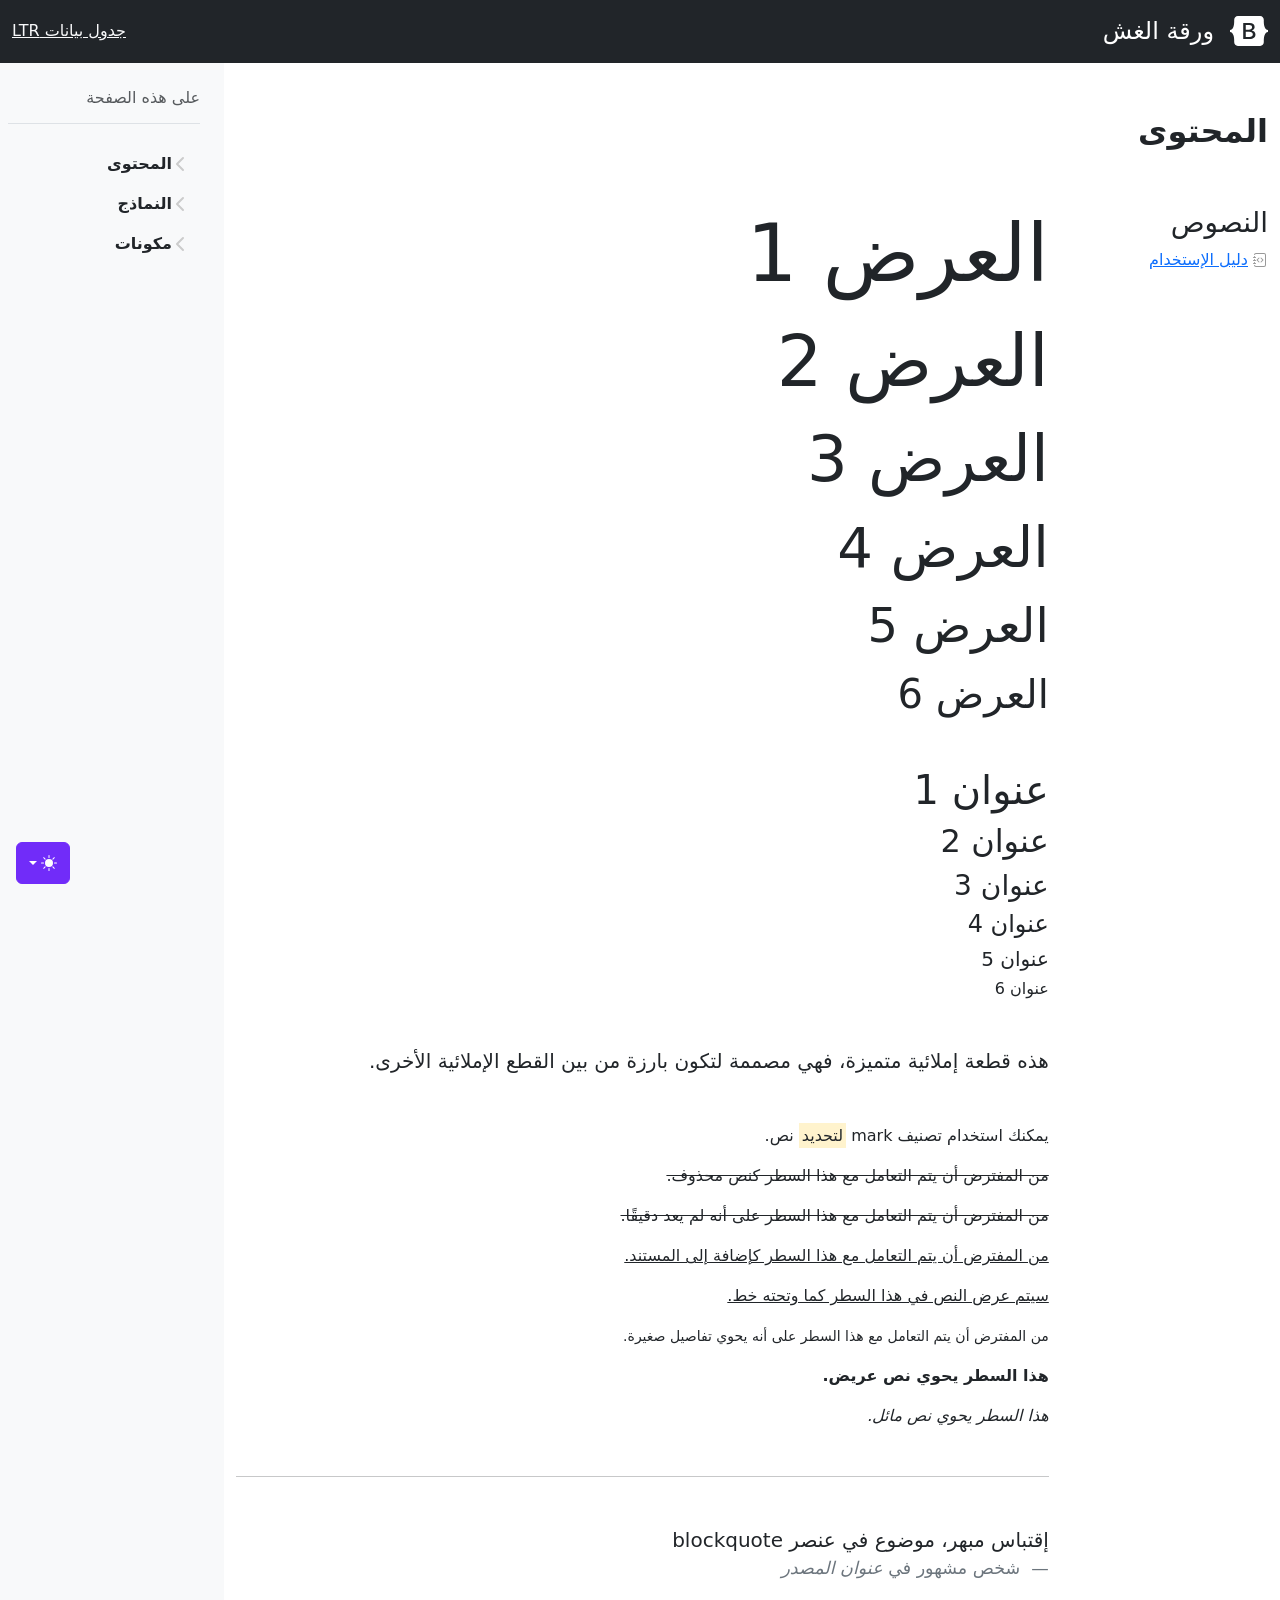
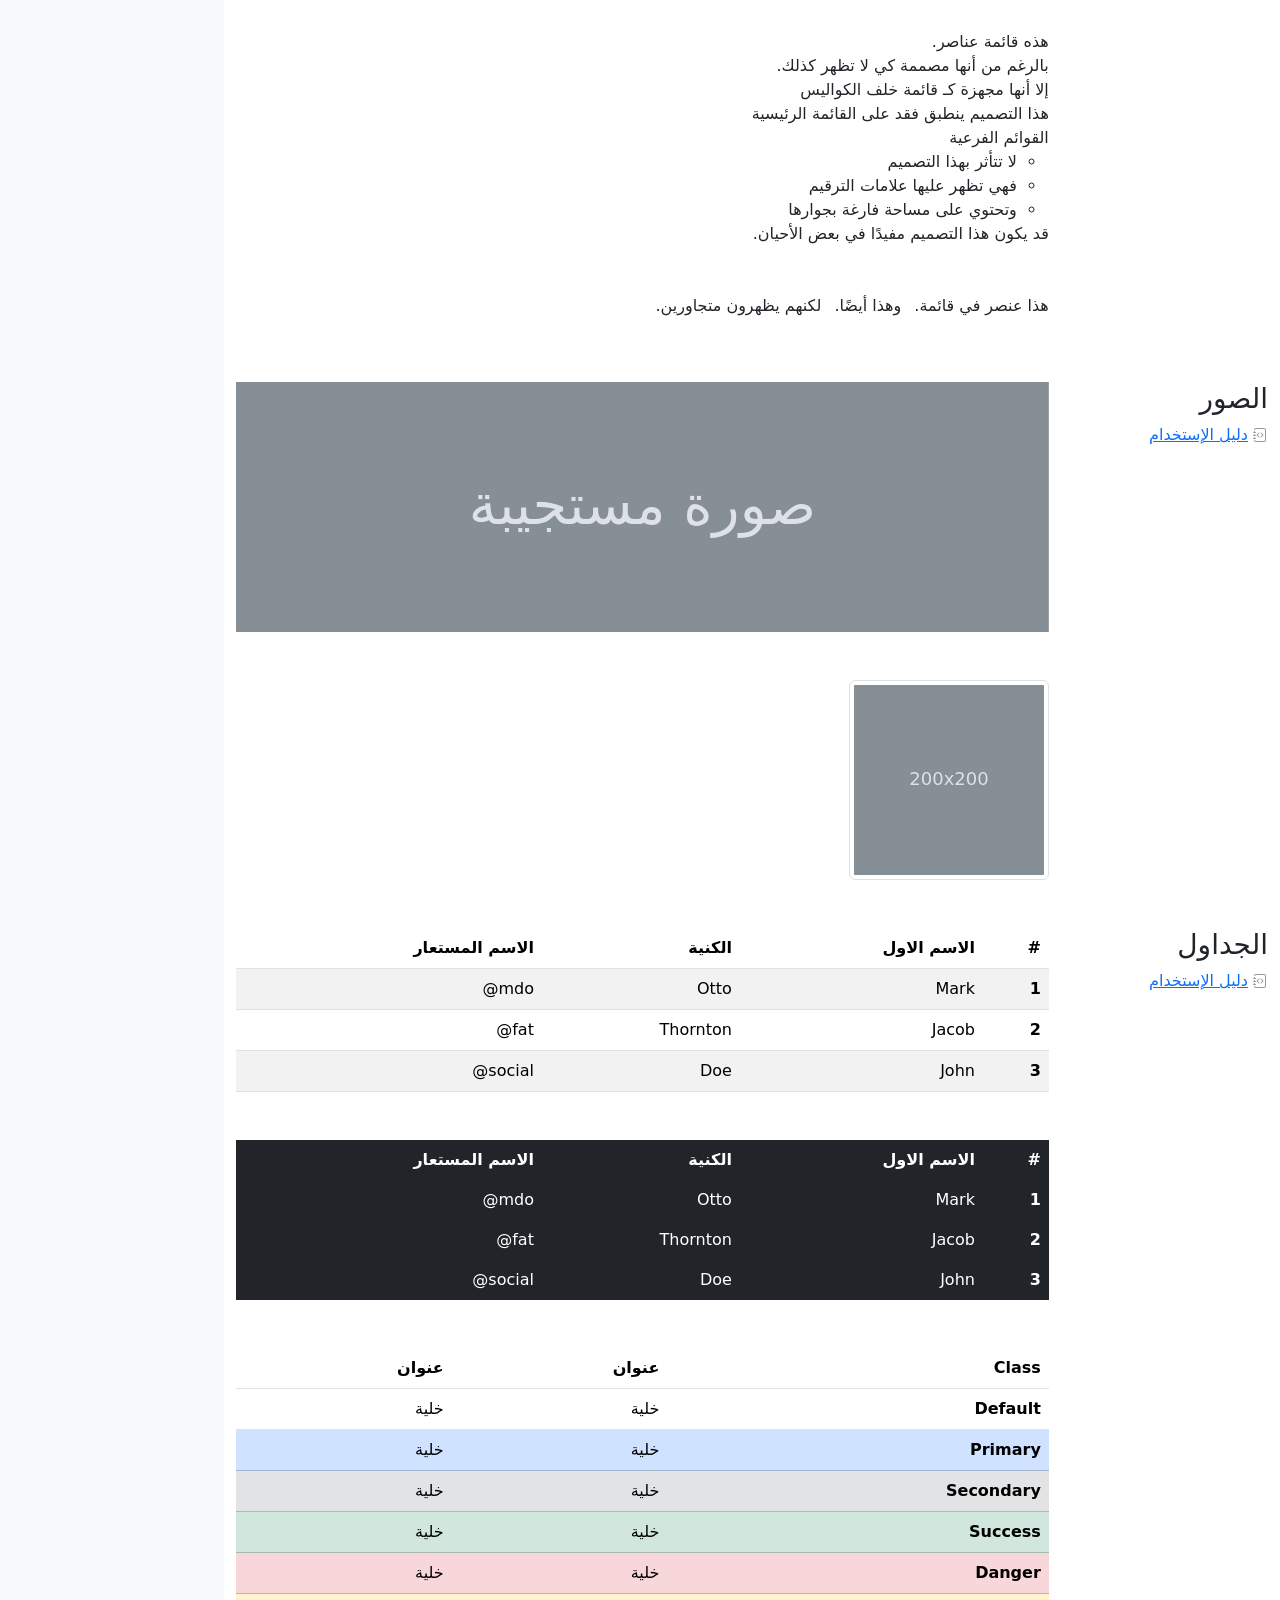
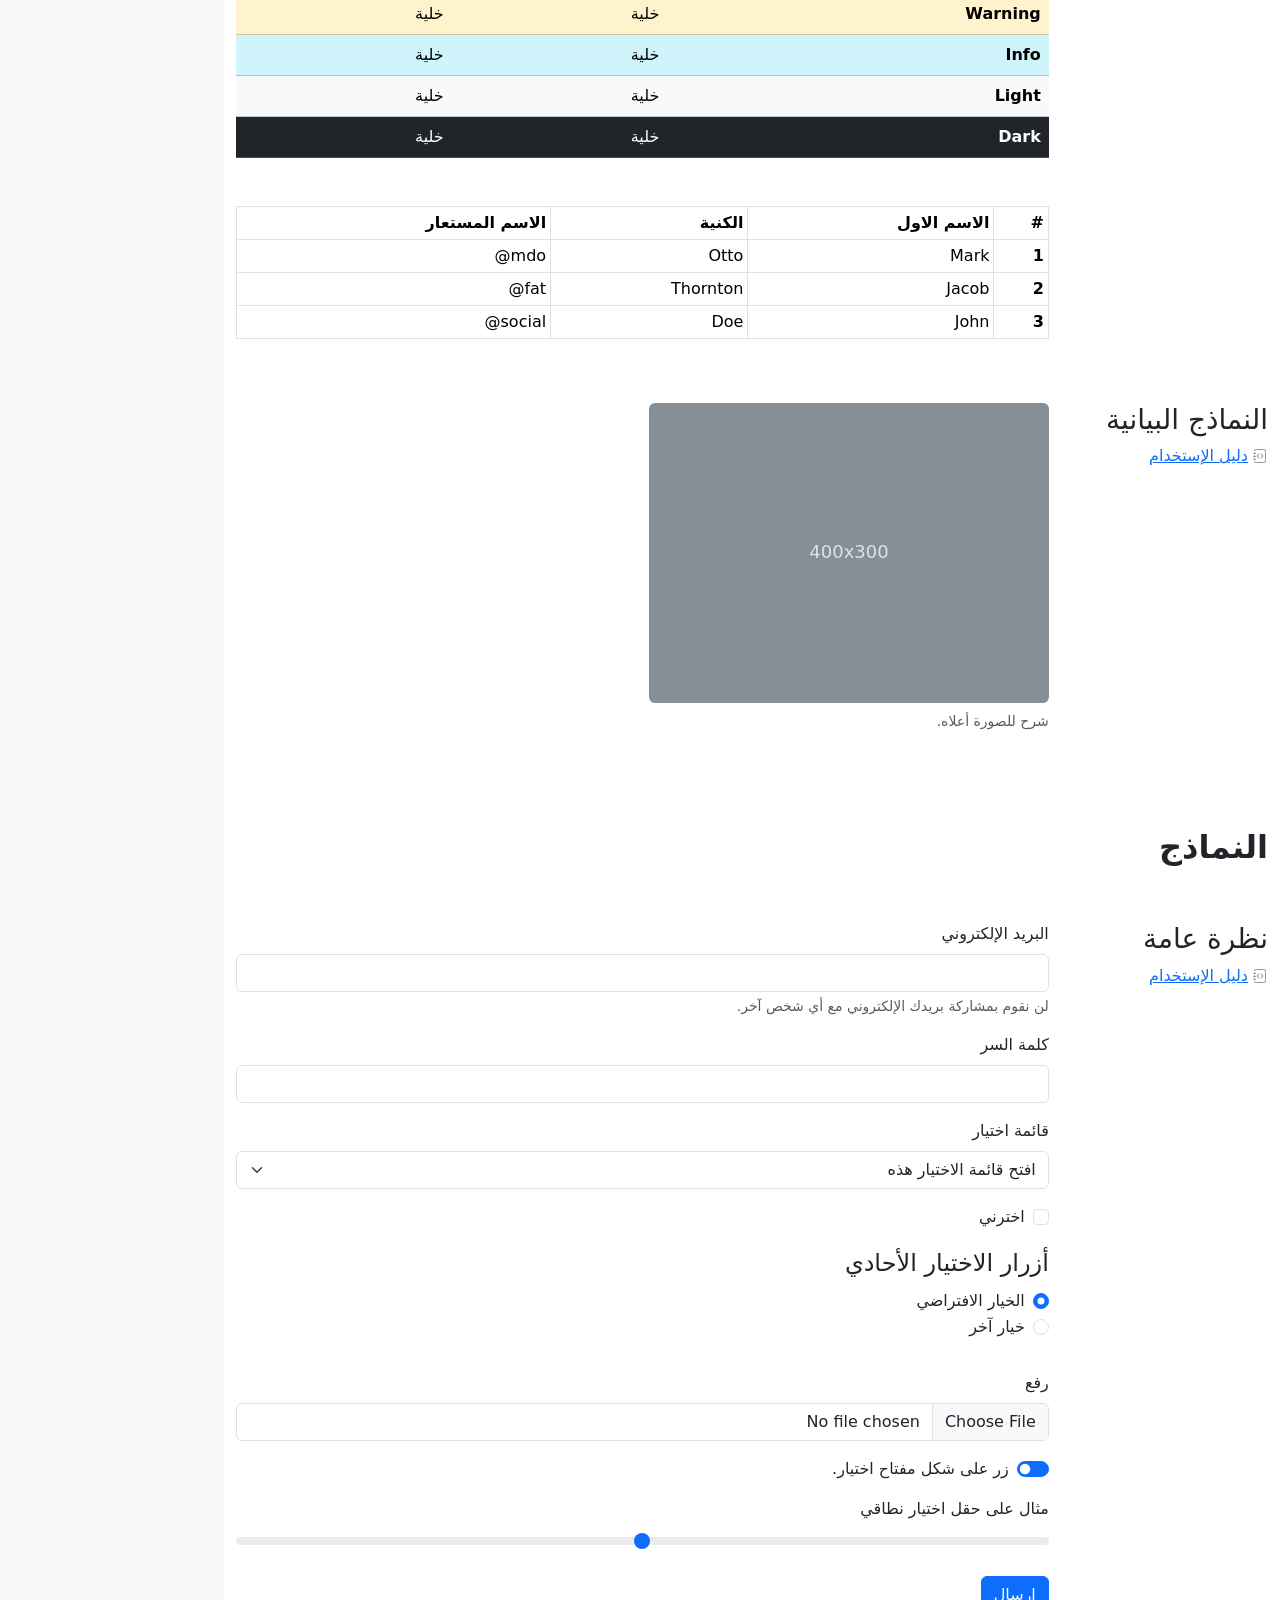
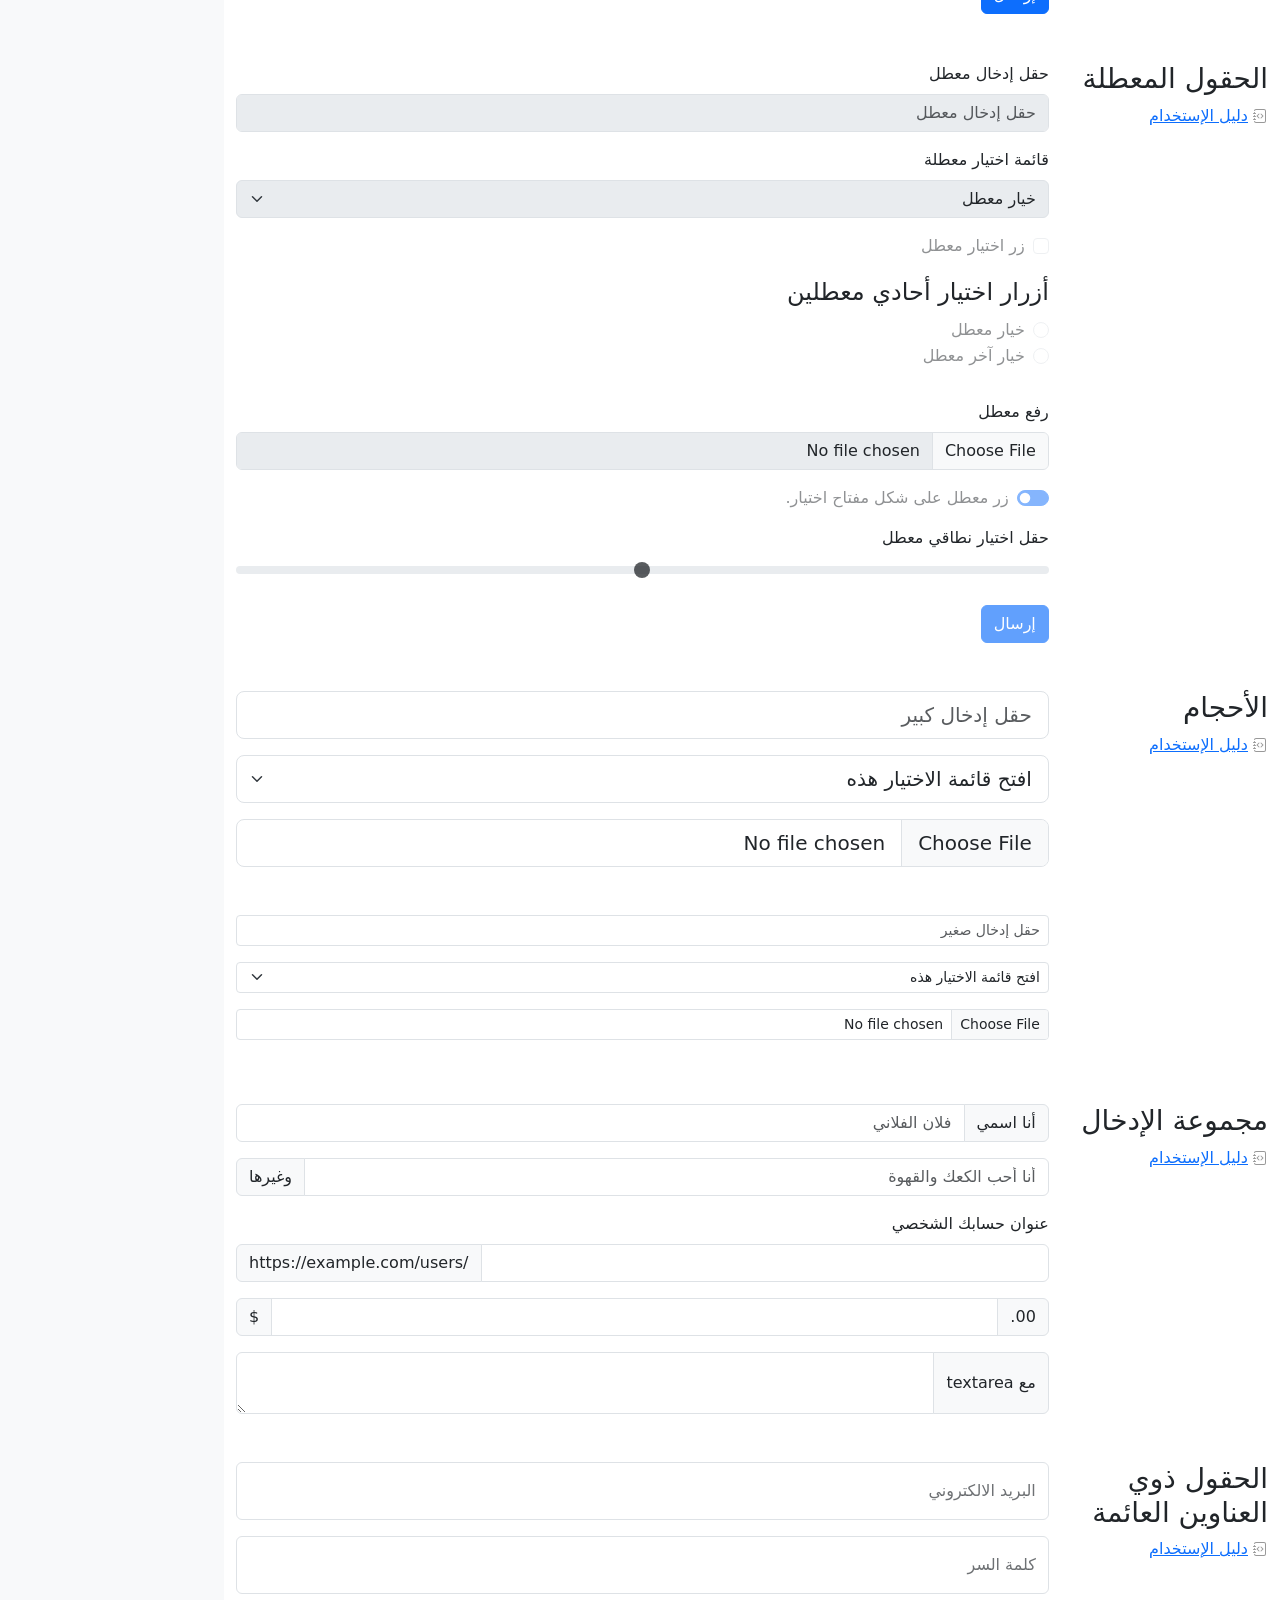
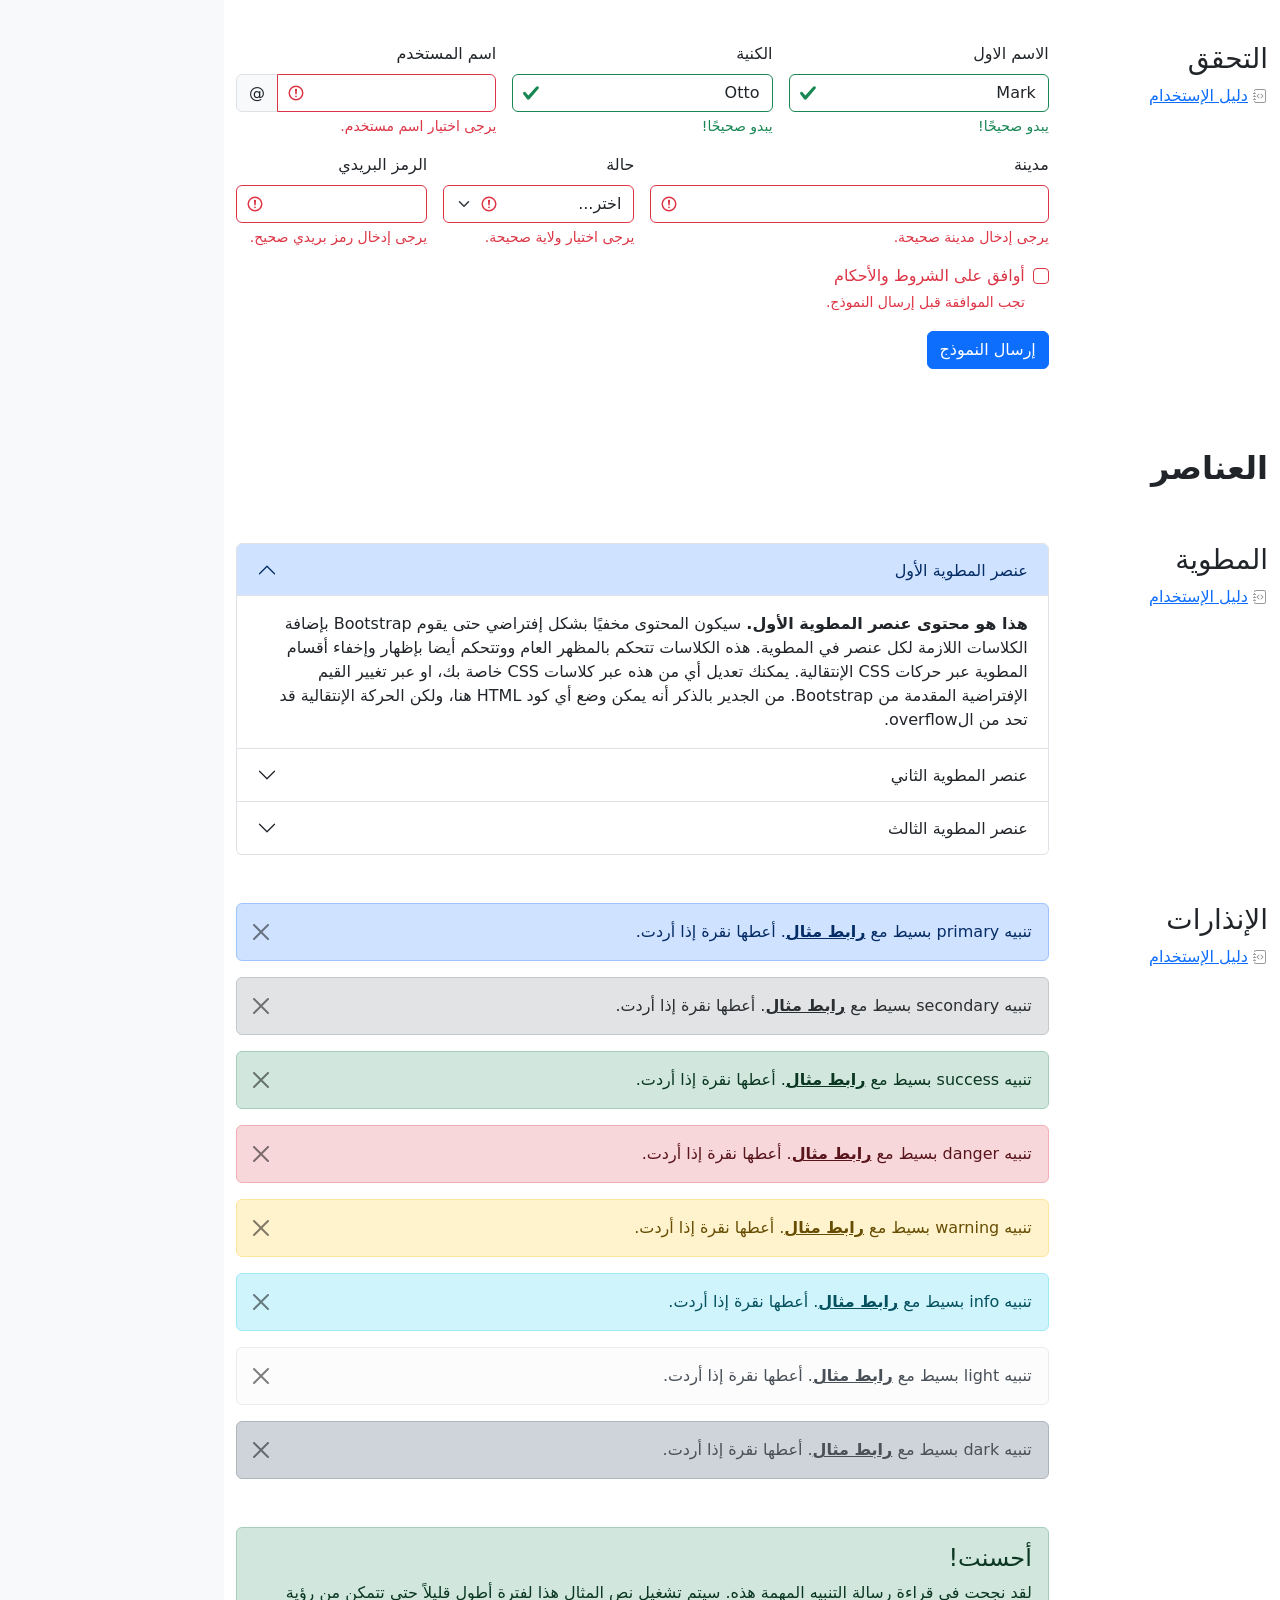
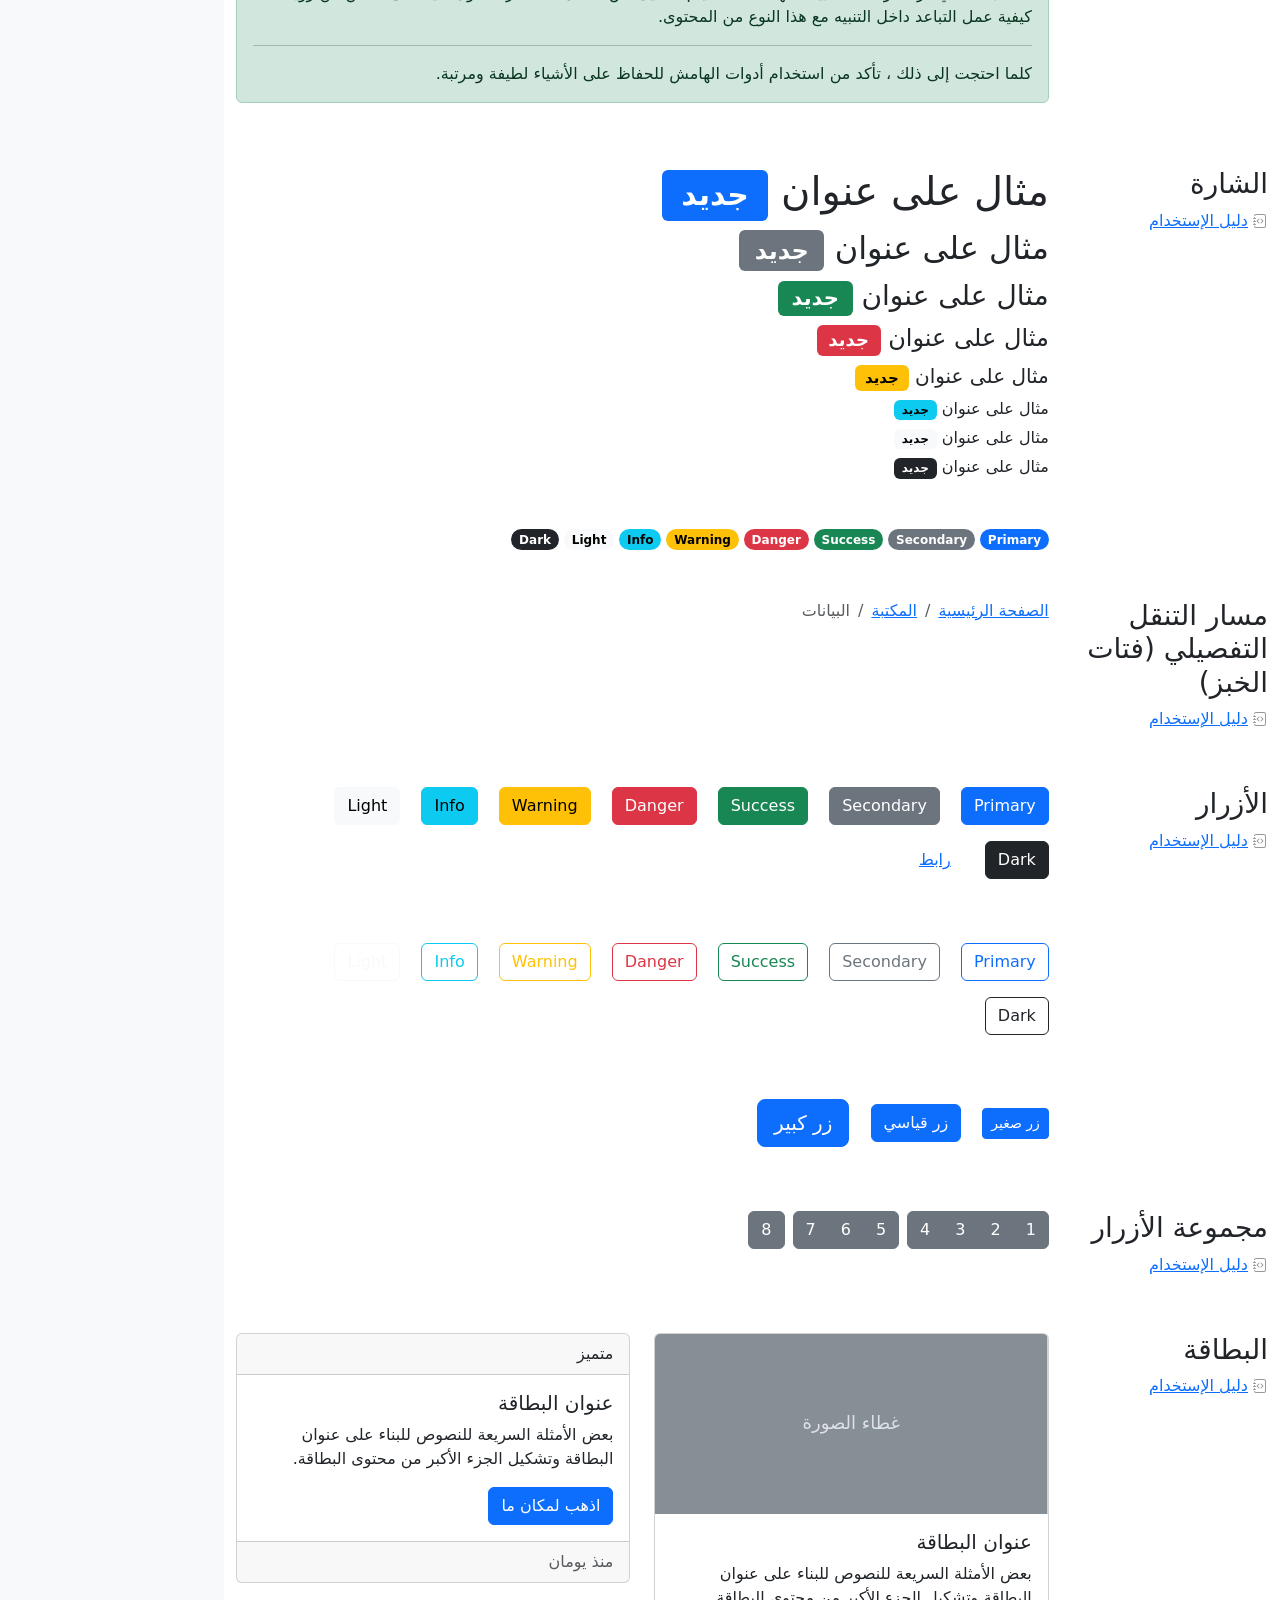
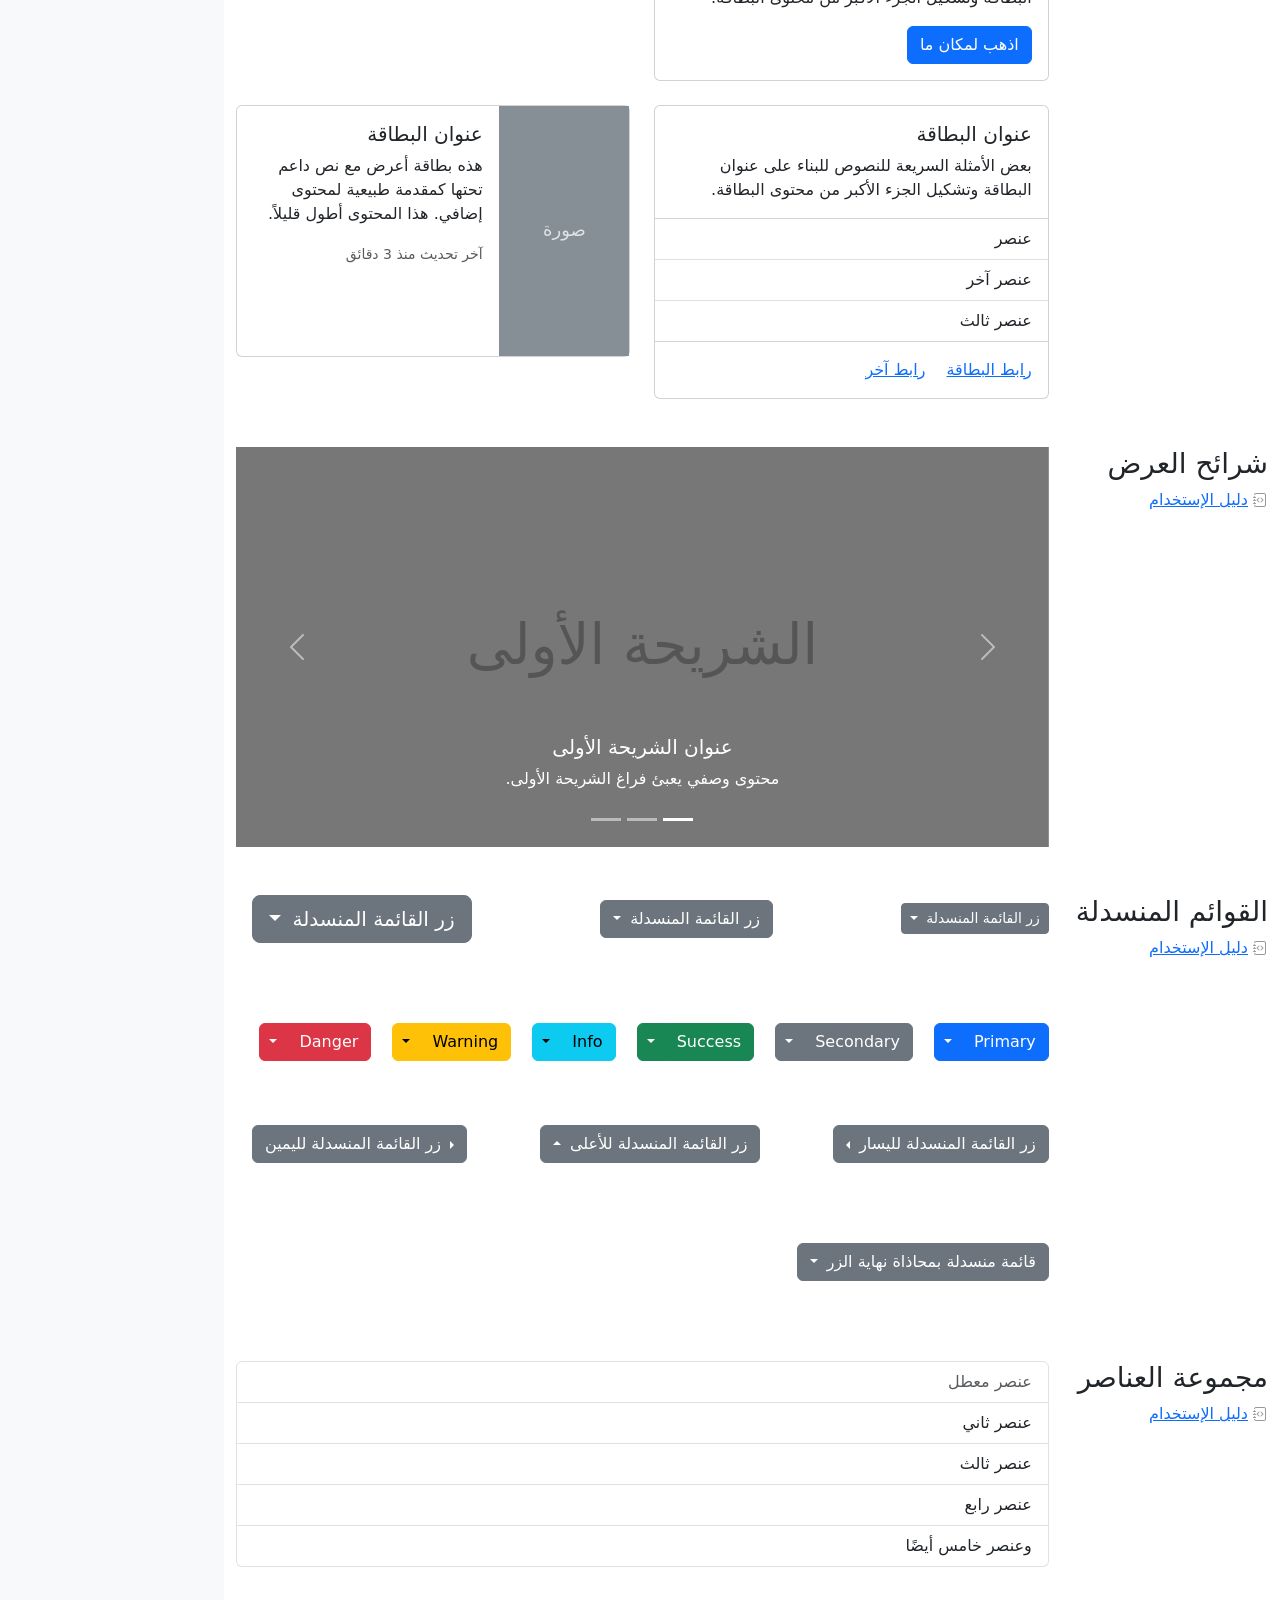
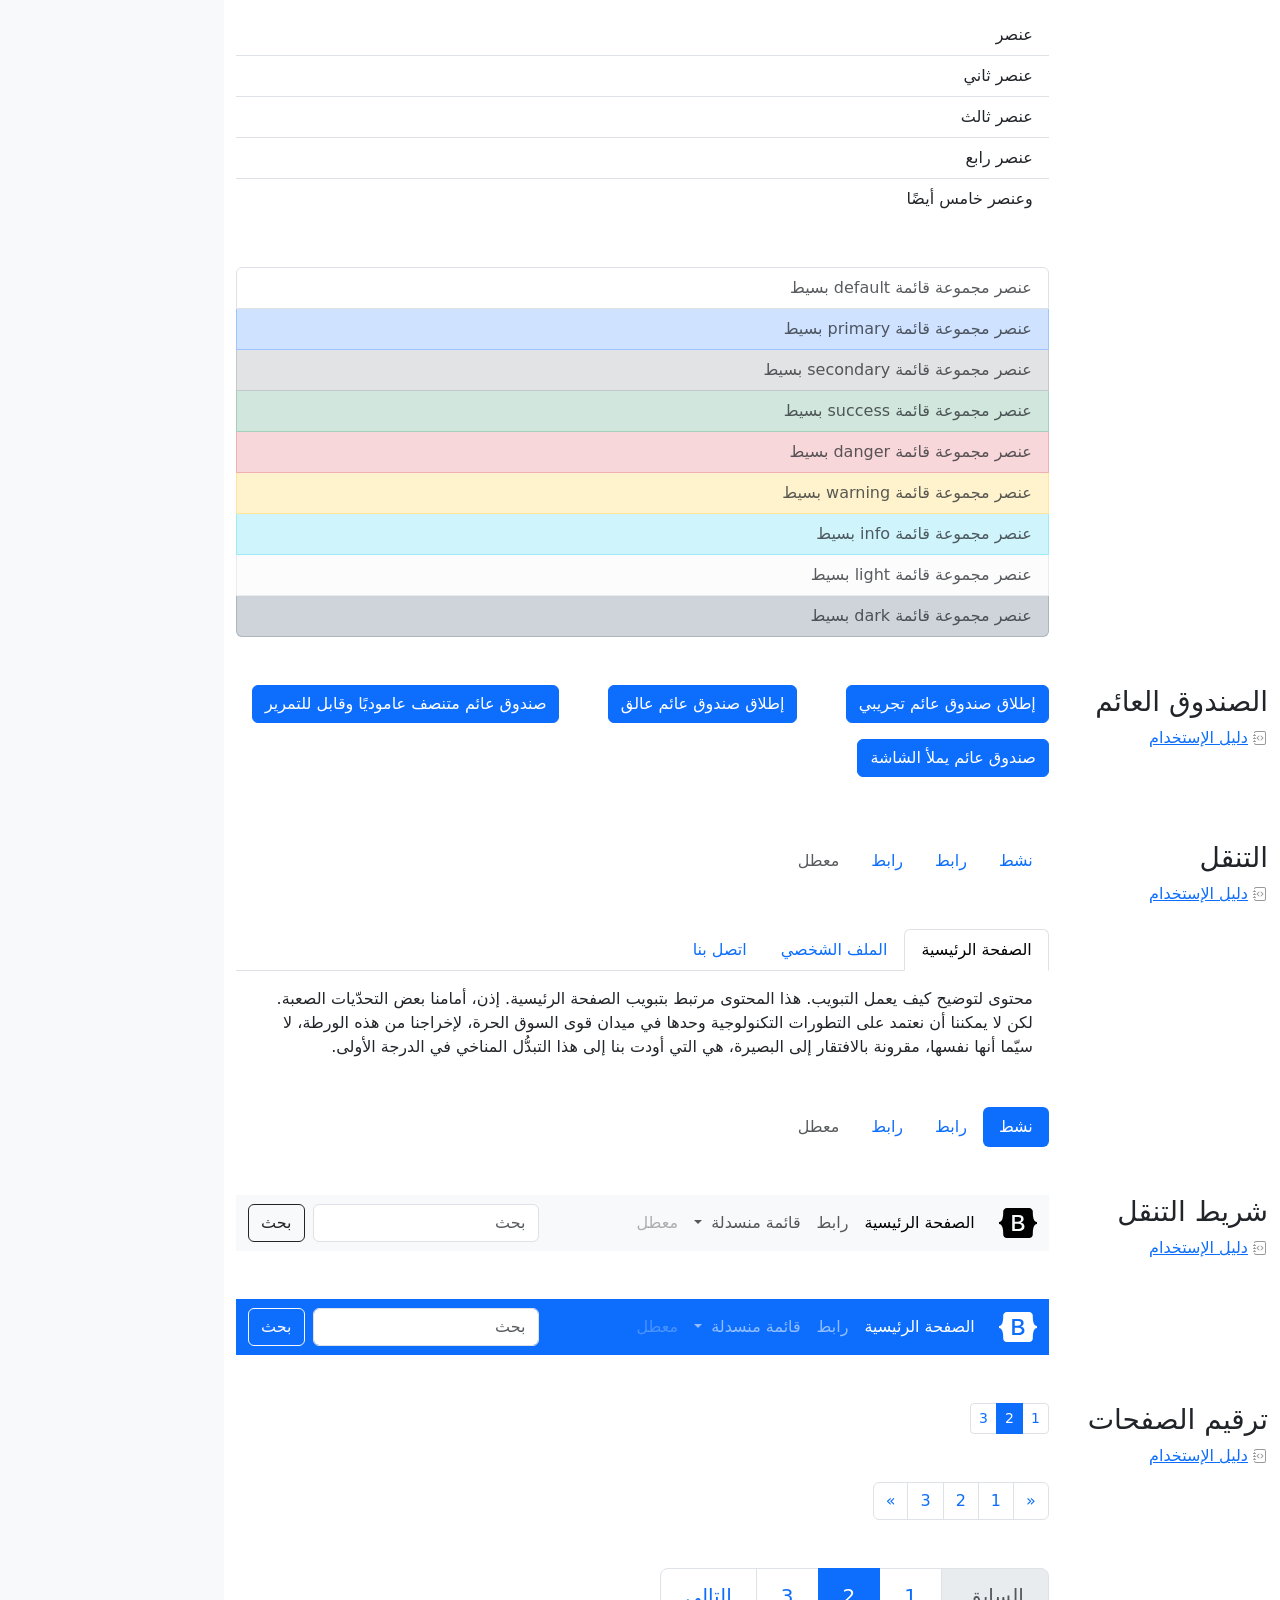
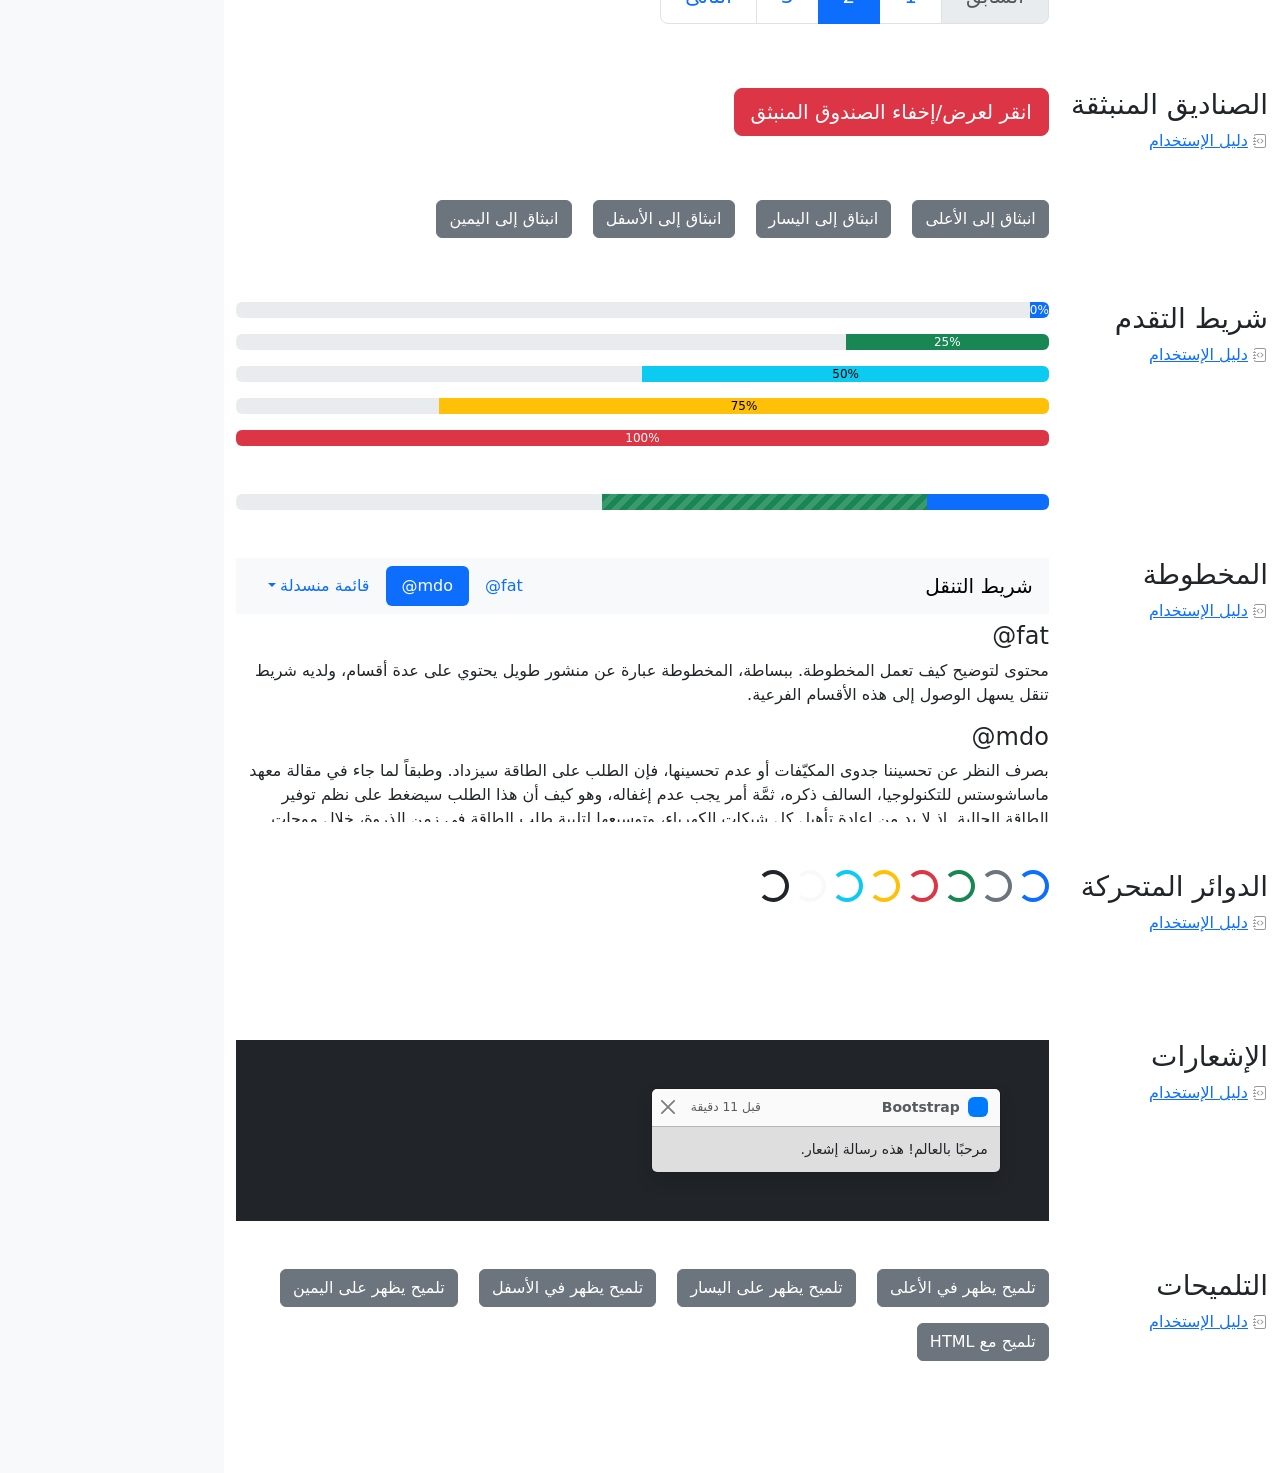
<file: bootstrap-5.3.8-examples/bootstrap-5.3.8-examples/cheatsheet-rtl/index.html>
<!doctype html>
<html lang="ar" dir="rtl" data-bs-theme="auto">
  <head>
    <meta charset="utf-8" />
    <meta name="viewport" content="width=device-width, initial-scale=1" />
    <meta name="description" content="" />
    <meta
      name="author"
      content="Mark Otto, Jacob Thornton, and Bootstrap contributors"
    />
    <meta name="generator" content="Astro v5.13.2" />
    <title>ورقة الغش · Bootstrap v5.3</title>
    <link
      rel="canonical"
      href="https://getbootstrap.com/docs/5.3/examples/cheatsheet-rtl/"
    />
    <script src="../assets/js/color-modes.js"></script>
    <link href="../assets/dist/css/bootstrap.rtl.min.css" rel="stylesheet" />
    <meta name="theme-color" content="#712cf9" />
    <link href="../cheatsheet/cheatsheet.rtl.css" rel="stylesheet" />
    <style>
      .bd-placeholder-img {
        font-size: 1.125rem;
        text-anchor: middle;
        -webkit-user-select: none;
        -moz-user-select: none;
        user-select: none;
      }
      @media (min-width: 768px) {
        .bd-placeholder-img-lg {
          font-size: 3.5rem;
        }
      }
      .b-example-divider {
        width: 100%;
        height: 3rem;
        background-color: #0000001a;
        border: solid rgba(0, 0, 0, 0.15);
        border-width: 1px 0;
        box-shadow:
          inset 0 0.5em 1.5em #0000001a,
          inset 0 0.125em 0.5em #00000026;
      }
      .b-example-vr {
        flex-shrink: 0;
        width: 1.5rem;
        height: 100vh;
      }
      .bi {
        vertical-align: -0.125em;
        fill: currentColor;
      }
      .nav-scroller {
        position: relative;
        z-index: 2;
        height: 2.75rem;
        overflow-y: hidden;
      }
      .nav-scroller .nav {
        display: flex;
        flex-wrap: nowrap;
        padding-bottom: 1rem;
        margin-top: -1px;
        overflow-x: auto;
        text-align: center;
        white-space: nowrap;
        -webkit-overflow-scrolling: touch;
      }
      .btn-bd-primary {
        --bd-violet-bg: #712cf9;
        --bd-violet-rgb: 112.520718, 44.062154, 249.437846;
        --bs-btn-font-weight: 600;
        --bs-btn-color: var(--bs-white);
        --bs-btn-bg: var(--bd-violet-bg);
        --bs-btn-border-color: var(--bd-violet-bg);
        --bs-btn-hover-color: var(--bs-white);
        --bs-btn-hover-bg: #6528e0;
        --bs-btn-hover-border-color: #6528e0;
        --bs-btn-focus-shadow-rgb: var(--bd-violet-rgb);
        --bs-btn-active-color: var(--bs-btn-hover-color);
        --bs-btn-active-bg: #5a23c8;
        --bs-btn-active-border-color: #5a23c8;
      }
      .bd-mode-toggle {
        z-index: 1500;
      }
      .bd-mode-toggle .bi {
        width: 1em;
        height: 1em;
      }
      .bd-mode-toggle .dropdown-menu .active .bi {
        display: block !important;
      }
    </style>
  </head>
  <body class="bg-body-tertiary">
    <svg xmlns="http://www.w3.org/2000/svg" class="d-none">
      <symbol id="check2" viewBox="0 0 16 16">
        <path
          d="M13.854 3.646a.5.5 0 0 1 0 .708l-7 7a.5.5 0 0 1-.708 0l-3.5-3.5a.5.5 0 1 1 .708-.708L6.5 10.293l6.646-6.647a.5.5 0 0 1 .708 0z"
        ></path>
      </symbol>
      <symbol id="circle-half" viewBox="0 0 16 16">
        <path
          d="M8 15A7 7 0 1 0 8 1v14zm0 1A8 8 0 1 1 8 0a8 8 0 0 1 0 16z"
        ></path>
      </symbol>
      <symbol id="moon-stars-fill" viewBox="0 0 16 16">
        <path
          d="M6 .278a.768.768 0 0 1 .08.858 7.208 7.208 0 0 0-.878 3.46c0 4.021 3.278 7.277 7.318 7.277.527 0 1.04-.055 1.533-.16a.787.787 0 0 1 .81.316.733.733 0 0 1-.031.893A8.349 8.349 0 0 1 8.344 16C3.734 16 0 12.286 0 7.71 0 4.266 2.114 1.312 5.124.06A.752.752 0 0 1 6 .278z"
        ></path>
        <path
          d="M10.794 3.148a.217.217 0 0 1 .412 0l.387 1.162c.173.518.579.924 1.097 1.097l1.162.387a.217.217 0 0 1 0 .412l-1.162.387a1.734 1.734 0 0 0-1.097 1.097l-.387 1.162a.217.217 0 0 1-.412 0l-.387-1.162A1.734 1.734 0 0 0 9.31 6.593l-1.162-.387a.217.217 0 0 1 0-.412l1.162-.387a1.734 1.734 0 0 0 1.097-1.097l.387-1.162zM13.863.099a.145.145 0 0 1 .274 0l.258.774c.115.346.386.617.732.732l.774.258a.145.145 0 0 1 0 .274l-.774.258a1.156 1.156 0 0 0-.732.732l-.258.774a.145.145 0 0 1-.274 0l-.258-.774a1.156 1.156 0 0 0-.732-.732l-.774-.258a.145.145 0 0 1 0-.274l.774-.258c.346-.115.617-.386.732-.732L13.863.1z"
        ></path>
      </symbol>
      <symbol id="sun-fill" viewBox="0 0 16 16">
        <path
          d="M8 12a4 4 0 1 0 0-8 4 4 0 0 0 0 8zM8 0a.5.5 0 0 1 .5.5v2a.5.5 0 0 1-1 0v-2A.5.5 0 0 1 8 0zm0 13a.5.5 0 0 1 .5.5v2a.5.5 0 0 1-1 0v-2A.5.5 0 0 1 8 13zm8-5a.5.5 0 0 1-.5.5h-2a.5.5 0 0 1 0-1h2a.5.5 0 0 1 .5.5zM3 8a.5.5 0 0 1-.5.5h-2a.5.5 0 0 1 0-1h2A.5.5 0 0 1 3 8zm10.657-5.657a.5.5 0 0 1 0 .707l-1.414 1.415a.5.5 0 1 1-.707-.708l1.414-1.414a.5.5 0 0 1 .707 0zm-9.193 9.193a.5.5 0 0 1 0 .707L3.05 13.657a.5.5 0 0 1-.707-.707l1.414-1.414a.5.5 0 0 1 .707 0zm9.193 2.121a.5.5 0 0 1-.707 0l-1.414-1.414a.5.5 0 0 1 .707-.707l1.414 1.414a.5.5 0 0 1 0 .707zM4.464 4.465a.5.5 0 0 1-.707 0L2.343 3.05a.5.5 0 1 1 .707-.707l1.414 1.414a.5.5 0 0 1 0 .708z"
        ></path>
      </symbol>
    </svg>
    <div
      class="dropdown position-fixed bottom-0 end-0 mb-3 me-3 bd-mode-toggle"
    >
      <button
        class="btn btn-bd-primary py-2 dropdown-toggle d-flex align-items-center"
        id="bd-theme"
        type="button"
        aria-expanded="false"
        data-bs-toggle="dropdown"
        aria-label="Toggle theme (auto)"
      >
        <svg class="bi my-1 theme-icon-active" aria-hidden="true">
          <use href="#circle-half"></use>
        </svg>
        <span class="visually-hidden" id="bd-theme-text">Toggle theme</span>
      </button>
      <ul
        class="dropdown-menu dropdown-menu-end shadow"
        aria-labelledby="bd-theme-text"
      >
        <li>
          <button
            type="button"
            class="dropdown-item d-flex align-items-center"
            data-bs-theme-value="light"
            aria-pressed="false"
          >
            <svg class="bi me-2 opacity-50" aria-hidden="true">
              <use href="#sun-fill"></use>
            </svg>
            Light
            <svg class="bi ms-auto d-none" aria-hidden="true">
              <use href="#check2"></use>
            </svg>
          </button>
        </li>
        <li>
          <button
            type="button"
            class="dropdown-item d-flex align-items-center"
            data-bs-theme-value="dark"
            aria-pressed="false"
          >
            <svg class="bi me-2 opacity-50" aria-hidden="true">
              <use href="#moon-stars-fill"></use>
            </svg>
            Dark
            <svg class="bi ms-auto d-none" aria-hidden="true">
              <use href="#check2"></use>
            </svg>
          </button>
        </li>
        <li>
          <button
            type="button"
            class="dropdown-item d-flex align-items-center active"
            data-bs-theme-value="auto"
            aria-pressed="true"
          >
            <svg class="bi me-2 opacity-50" aria-hidden="true">
              <use href="#circle-half"></use>
            </svg>
            Auto
            <svg class="bi ms-auto d-none" aria-hidden="true">
              <use href="#check2"></use>
            </svg>
          </button>
        </li>
      </ul>
    </div>
    <header
      class="bd-header bg-dark py-3 d-flex align-items-stretch border-bottom border-dark"
    >
      <div class="container-fluid d-flex align-items-center">
        <h1 class="d-flex align-items-center fs-4 text-white mb-0">
          <img
            src="../assets/brand/bootstrap-logo-white.svg"
            width="38"
            height="30"
            class="me-3"
            alt="Bootstrap"
          />
          ورقة الغش
        </h1>
        <a
          href="../examples/cheatsheet/"
          class="ms-auto link-light"
          hreflang="en"
          >جدول بيانات LTR</a
        >
      </div>
    </header>
    <aside
      class="bd-aside sticky-xl-top text-body-secondary align-self-start mb-3 mb-xl-5 px-2"
    >
      <h2 class="h6 pt-4 pb-3 mb-4 border-bottom">على هذه الصفحة</h2>
      <nav class="small" id="toc">
        <ul class="list-unstyled">
          <li class="my-2">
            <button
              type="button"
              class="btn d-inline-flex align-items-center collapsed border-0"
              data-bs-toggle="collapse"
              aria-expanded="false"
              data-bs-target="#contents-collapse"
              aria-controls="contents-collapse"
            >
              المحتوى
            </button>
            <ul class="list-unstyled ps-3 collapse" id="contents-collapse">
              <li>
                <a
                  class="d-inline-flex align-items-center rounded text-decoration-none"
                  href="#typography"
                  >النصوص</a
                >
              </li>
              <li>
                <a
                  class="d-inline-flex align-items-center rounded text-decoration-none"
                  href="#images"
                  >الصور</a
                >
              </li>
              <li>
                <a
                  class="d-inline-flex align-items-center rounded text-decoration-none"
                  href="#tables"
                  >الجداول</a
                >
              </li>
              <li>
                <a
                  class="d-inline-flex align-items-center rounded text-decoration-none"
                  href="#figures"
                  >النماذج البيانية</a
                >
              </li>
            </ul>
          </li>
          <li class="my-2">
            <button
              type="button"
              class="btn d-inline-flex align-items-center collapsed border-0"
              data-bs-toggle="collapse"
              aria-expanded="false"
              data-bs-target="#forms-collapse"
              aria-controls="forms-collapse"
            >
              النماذج
            </button>
            <ul class="list-unstyled ps-3 collapse" id="forms-collapse">
              <li>
                <a
                  class="d-inline-flex align-items-center rounded text-decoration-none"
                  href="#overview"
                  >نظرة عامة</a
                >
              </li>
              <li>
                <a
                  class="d-inline-flex align-items-center rounded text-decoration-none"
                  href="#disabled-forms"
                  >الحقول المعطلة</a
                >
              </li>
              <li>
                <a
                  class="d-inline-flex align-items-center rounded text-decoration-none"
                  href="#sizing"
                  >الأحجام</a
                >
              </li>
              <li>
                <a
                  class="d-inline-flex align-items-center rounded text-decoration-none"
                  href="#input-group"
                  >مجموعة الإدخال</a
                >
              </li>
              <li>
                <a
                  class="d-inline-flex align-items-center rounded text-decoration-none"
                  href="#floating-labels"
                  >الحقول ذوي العناوين العائمة</a
                >
              </li>
              <li>
                <a
                  class="d-inline-flex align-items-center rounded text-decoration-none"
                  href="#validation"
                  >التحقق</a
                >
              </li>
            </ul>
          </li>
          <li class="my-2">
            <button
              type="button"
              class="btn d-inline-flex align-items-center collapsed border-0"
              data-bs-toggle="collapse"
              aria-expanded="false"
              data-bs-target="#components-collapse"
              aria-controls="components-collapse"
            >
              مكونات
            </button>
            <ul class="list-unstyled ps-3 collapse" id="components-collapse">
              <li>
                <a
                  class="d-inline-flex align-items-center rounded text-decoration-none"
                  href="#accordion"
                  >المطوية</a
                >
              </li>
              <li>
                <a
                  class="d-inline-flex align-items-center rounded text-decoration-none"
                  href="#alerts"
                  >الإنذارات</a
                >
              </li>
              <li>
                <a
                  class="d-inline-flex align-items-center rounded text-decoration-none"
                  href="#badge"
                  >الشارة</a
                >
              </li>
              <li>
                <a
                  class="d-inline-flex align-items-center rounded text-decoration-none"
                  href="#breadcrumb"
                  >مسار التنقل التفصيلي</a
                >
              </li>
              <li>
                <a
                  class="d-inline-flex align-items-center rounded text-decoration-none"
                  href="#buttons"
                  >الأزرار</a
                >
              </li>
              <li>
                <a
                  class="d-inline-flex align-items-center rounded text-decoration-none"
                  href="#button-group"
                  >مجموعة الأزرار</a
                >
              </li>
              <li>
                <a
                  class="d-inline-flex align-items-center rounded text-decoration-none"
                  href="#card"
                  >البطاقة</a
                >
              </li>
              <li>
                <a
                  class="d-inline-flex align-items-center rounded text-decoration-none"
                  href="#carousel"
                  >شرائح العرض</a
                >
              </li>
              <li>
                <a
                  class="d-inline-flex align-items-center rounded text-decoration-none"
                  href="#dropdowns"
                  >القوائم المنسدلة</a
                >
              </li>
              <li>
                <a
                  class="d-inline-flex align-items-center rounded text-decoration-none"
                  href="#list-group"
                  >مجموعة العناصر</a
                >
              </li>
              <li>
                <a
                  class="d-inline-flex align-items-center rounded text-decoration-none"
                  href="#modal"
                  >الصندوق العائم</a
                >
              </li>
              <li>
                <a
                  class="d-inline-flex align-items-center rounded text-decoration-none"
                  href="#navs"
                  >التنقل</a
                >
              </li>
              <li>
                <a
                  class="d-inline-flex align-items-center rounded text-decoration-none"
                  href="#navbar"
                  >شريط التنقل</a
                >
              </li>
              <li>
                <a
                  class="d-inline-flex align-items-center rounded text-decoration-none"
                  href="#pagination"
                  >ترقيم الصفحات</a
                >
              </li>
              <li>
                <a
                  class="d-inline-flex align-items-center rounded text-decoration-none"
                  href="#popovers"
                  >الصناديق المنبثقة</a
                >
              </li>
              <li>
                <a
                  class="d-inline-flex align-items-center rounded text-decoration-none"
                  href="#progress"
                  >شريط التقدم</a
                >
              </li>
              <li>
                <a
                  class="d-inline-flex align-items-center rounded text-decoration-none"
                  href="#scrollspy"
                  >المخطوطة</a
                >
              </li>
              <li>
                <a
                  class="d-inline-flex align-items-center rounded text-decoration-none"
                  href="#spinners"
                  >الدوائر المتحركة</a
                >
              </li>
              <li>
                <a
                  class="d-inline-flex align-items-center rounded text-decoration-none"
                  href="#toasts"
                  >الإشعارات</a
                >
              </li>
              <li>
                <a
                  class="d-inline-flex align-items-center rounded text-decoration-none"
                  href="#tooltips"
                  >التلميحات</a
                >
              </li>
            </ul>
          </li>
        </ul>
      </nav>
    </aside>
    <main class="bd-cheatsheet container-fluid bg-body">
      <section id="content">
        <h2 class="sticky-xl-top fw-bold pt-3 pt-xl-5 pb-2 pb-xl-3">المحتوى</h2>
        <article class="my-3" id="typography">
          <div
            class="bd-heading sticky-xl-top align-self-start mt-5 mb-3 mt-xl-0 mb-xl-2"
          >
            <h3>النصوص</h3>
            <a
              class="d-flex align-items-center"
              hreflang="en"
              href="../content/typography"
              >دليل الإستخدام</a
            >
          </div>
          <div>
            <div class="bd-example-snippet bd-code-snippet">
              <div class="bd-example m-0 border-0">
                <p class="display-1">العرض 1</p>
                <p class="display-2">العرض 2</p>
                <p class="display-3">العرض 3</p>
                <p class="display-4">العرض 4</p>
                <p class="display-5">العرض 5</p>
                <p class="display-6">العرض 6</p>
              </div>
            </div>
            <div class="bd-example-snippet bd-code-snippet">
              <div class="bd-example m-0 border-0">
                <p class="h1">عنوان 1</p>
                <p class="h2">عنوان 2</p>
                <p class="h3">عنوان 3</p>
                <p class="h4">عنوان 4</p>
                <p class="h5">عنوان 5</p>
                <p class="h6">عنوان 6</p>
              </div>
            </div>
            <div class="bd-example-snippet bd-code-snippet">
              <div class="bd-example m-0 border-0">
                <p class="lead">
                  هذه قطعة إملائية متميزة، فهي مصممة لتكون بارزة من بين القطع
                  الإملائية الأخرى.
                </p>
              </div>
            </div>
            <div class="bd-example-snippet bd-code-snippet">
              <div class="bd-example m-0 border-0">
                <p>يمكنك استخدام تصنيف mark <mark>لتحديد</mark> نص.</p>
                <p>
                  <del>من المفترض أن يتم التعامل مع هذا السطر كنص محذوف.</del>
                </p>
                <p>
                  <s
                    >من المفترض أن يتم التعامل مع هذا السطر على أنه لم يعد
                    دقيقًا.</s
                  >
                </p>
                <p>
                  <ins
                    >من المفترض أن يتم التعامل مع هذا السطر كإضافة إلى
                    المستند.</ins
                  >
                </p>
                <p><u>سيتم عرض النص في هذا السطر كما وتحته خط.</u></p>
                <p>
                  <small
                    >من المفترض أن يتم التعامل مع هذا السطر على أنه يحوي تفاصيل
                    صغيرة.</small
                  >
                </p>
                <p><strong>هذا السطر يحوي نص عريض.</strong></p>
                <p><em>هذا السطر يحوي نص مائل.</em></p>
              </div>
            </div>
            <div class="bd-example-snippet bd-code-snippet">
              <div class="bd-example m-0 border-0">
                <hr />
              </div>
            </div>
            <div class="bd-example-snippet bd-code-snippet">
              <div class="bd-example m-0 border-0">
                <blockquote class="blockquote">
                  <p>إقتباس مبهر، موضوع في عنصر blockquote</p>
                  <footer class="blockquote-footer">
                    شخص مشهور في
                    <cite title="عنوان المصدر"> عنوان المصدر </cite>
                  </footer>
                </blockquote>
              </div>
            </div>
            <div class="bd-example-snippet bd-code-snippet">
              <div class="bd-example m-0 border-0">
                <ul class="list-unstyled">
                  <li>هذه قائمة عناصر.</li>
                  <li>بالرغم من أنها مصممة كي لا تظهر كذلك.</li>
                  <li>إلا أنها مجهزة كـ قائمة خلف الكواليس</li>
                  <li>هذا التصميم ينطبق فقد على القائمة الرئيسية</li>
                  <li>
                    القوائم الفرعية
                    <ul>
                      <li>لا تتأثر بهذا التصميم</li>
                      <li>فهي تظهر عليها علامات الترقيم</li>
                      <li>وتحتوي على مساحة فارغة بجوارها</li>
                    </ul>
                  </li>
                  <li>قد يكون هذا التصميم مفيدًا في بعض الأحيان.</li>
                </ul>
              </div>
            </div>
            <div class="bd-example-snippet bd-code-snippet">
              <div class="bd-example m-0 border-0">
                <ul class="list-inline">
                  <li class="list-inline-item">هذا عنصر في قائمة.</li>
                  <li class="list-inline-item">وهذا أيضًا.</li>
                  <li class="list-inline-item">لكنهم يظهرون متجاورين.</li>
                </ul>
              </div>
            </div>
          </div>
        </article>
        <article class="my-3" id="images">
          <div
            class="bd-heading sticky-xl-top align-self-start mt-5 mb-3 mt-xl-0 mb-xl-2"
          >
            <h3>الصور</h3>
            <a
              class="d-flex align-items-center"
              hreflang="en"
              href="../content/images"
              >دليل الإستخدام</a
            >
          </div>
          <div>
            <div class="bd-example-snippet bd-code-snippet">
              <div class="bd-example m-0 border-0">
                <svg
                  aria-label="Placeholder: صورة مستجيبة"
                  class="bd-placeholder-img bd-placeholder-img-lg img-fluid"
                  height="250"
                  preserveAspectRatio="xMidYMid slice"
                  role="img"
                  width="100%"
                  xmlns="http://www.w3.org/2000/svg"
                >
                  <title>Placeholder</title>
                  <rect width="100%" height="100%" fill="#868e96" />
                  <text x="50%" y="50%" fill="#dee2e6" dy=".3em">
                    صورة مستجيبة
                  </text>
                </svg>
              </div>
            </div>
            <div class="bd-example-snippet bd-code-snippet">
              <div class="bd-example m-0 border-0">
                <svg
                  aria-label="صورة عنصر نائب مربع عام مع حدود بيضاء حولها ، مما يجعلها تشبه صورة تم التقاطها بكاميرا فورية قديمة: 200x200"
                  class="bd-placeholder-img img-thumbnail"
                  height="200"
                  preserveAspectRatio="xMidYMid slice"
                  role="img"
                  width="200"
                  xmlns="http://www.w3.org/2000/svg"
                >
                  <title>
                    صورة عنصر نائب مربع عام مع حدود بيضاء حولها ، مما يجعلها
                    تشبه صورة تم التقاطها بكاميرا فورية قديمة
                  </title>
                  <rect width="100%" height="100%" fill="#868e96" />
                  <text x="50%" y="50%" fill="#dee2e6" dy=".3em">200x200</text>
                </svg>
              </div>
            </div>
          </div>
        </article>
        <article class="my-3" id="tables">
          <div
            class="bd-heading sticky-xl-top align-self-start mt-5 mb-3 mt-xl-0 mb-xl-2"
          >
            <h3>الجداول</h3>
            <a
              class="d-flex align-items-center"
              hreflang="en"
              href="../content/tables"
              >دليل الإستخدام</a
            >
          </div>
          <div>
            <div class="bd-example-snippet bd-code-snippet">
              <div class="bd-example m-0 border-0">
                <table class="table table-striped">
                  <thead>
                    <tr>
                      <th scope="col">#</th>
                      <th scope="col">الاسم الاول</th>
                      <th scope="col">الكنية</th>
                      <th scope="col">الاسم المستعار</th>
                    </tr>
                  </thead>
                  <tbody>
                    <tr>
                      <th scope="row">1</th>
                      <td>Mark</td>
                      <td>Otto</td>
                      <td><bdo lang="en" dir="ltr">@mdo</bdo></td>
                    </tr>
                    <tr>
                      <th scope="row">2</th>
                      <td>Jacob</td>
                      <td>Thornton</td>
                      <td><bdo lang="en" dir="ltr">@fat</bdo></td>
                    </tr>
                    <tr>
                      <th scope="row">3</th>
                      <td>John</td>
                      <td>Doe</td>
                      <td><bdo lang="en" dir="ltr">@social</bdo></td>
                    </tr>
                  </tbody>
                </table>
              </div>
            </div>
            <div class="bd-example-snippet bd-code-snippet">
              <div class="bd-example m-0 border-0">
                <table class="table table-dark table-borderless">
                  <thead>
                    <tr>
                      <th scope="col">#</th>
                      <th scope="col">الاسم الاول</th>
                      <th scope="col">الكنية</th>
                      <th scope="col">الاسم المستعار</th>
                    </tr>
                  </thead>
                  <tbody>
                    <tr>
                      <th scope="row">1</th>
                      <td>Mark</td>
                      <td>Otto</td>
                      <td><bdo lang="en" dir="ltr">@mdo</bdo></td>
                    </tr>
                    <tr>
                      <th scope="row">2</th>
                      <td>Jacob</td>
                      <td>Thornton</td>
                      <td><bdo lang="en" dir="ltr">@fat</bdo></td>
                    </tr>
                    <tr>
                      <th scope="row">3</th>
                      <td>John</td>
                      <td>Doe</td>
                      <td><bdo lang="en" dir="ltr">@social</bdo></td>
                    </tr>
                  </tbody>
                </table>
              </div>
            </div>
            <div class="bd-example-snippet bd-code-snippet">
              <div class="bd-example m-0 border-0">
                <table class="table table-hover">
                  <thead>
                    <tr>
                      <th scope="col">Class</th>
                      <th scope="col">عنوان</th>
                      <th scope="col">عنوان</th>
                    </tr>
                  </thead>
                  <tbody>
                    <tr>
                      <th scope="row">Default</th>
                      <td>خلية</td>
                      <td>خلية</td>
                    </tr>
                    <tr class="table-primary">
                      <th scope="row">Primary</th>
                      <td>خلية</td>
                      <td>خلية</td>
                    </tr>
                    <tr class="table-secondary">
                      <th scope="row">Secondary</th>
                      <td>خلية</td>
                      <td>خلية</td>
                    </tr>
                    <tr class="table-success">
                      <th scope="row">Success</th>
                      <td>خلية</td>
                      <td>خلية</td>
                    </tr>
                    <tr class="table-danger">
                      <th scope="row">Danger</th>
                      <td>خلية</td>
                      <td>خلية</td>
                    </tr>
                    <tr class="table-warning">
                      <th scope="row">Warning</th>
                      <td>خلية</td>
                      <td>خلية</td>
                    </tr>
                    <tr class="table-info">
                      <th scope="row">Info</th>
                      <td>خلية</td>
                      <td>خلية</td>
                    </tr>
                    <tr class="table-light">
                      <th scope="row">Light</th>
                      <td>خلية</td>
                      <td>خلية</td>
                    </tr>
                    <tr class="table-dark">
                      <th scope="row">Dark</th>
                      <td>خلية</td>
                      <td>خلية</td>
                    </tr>
                  </tbody>
                </table>
              </div>
            </div>
            <div class="bd-example-snippet bd-code-snippet">
              <div class="bd-example m-0 border-0">
                <table class="table table-sm table-bordered">
                  <thead>
                    <tr>
                      <th scope="col">#</th>
                      <th scope="col">الاسم الاول</th>
                      <th scope="col">الكنية</th>
                      <th scope="col">الاسم المستعار</th>
                    </tr>
                  </thead>
                  <tbody>
                    <tr>
                      <th scope="row">1</th>
                      <td>Mark</td>
                      <td>Otto</td>
                      <td><bdo lang="en" dir="ltr">@mdo</bdo></td>
                    </tr>
                    <tr>
                      <th scope="row">2</th>
                      <td>Jacob</td>
                      <td>Thornton</td>
                      <td><bdo lang="en" dir="ltr">@fat</bdo></td>
                    </tr>
                    <tr>
                      <th scope="row">3</th>
                      <td>John</td>
                      <td>Doe</td>
                      <td><bdo lang="en" dir="ltr">@social</bdo></td>
                    </tr>
                  </tbody>
                </table>
              </div>
            </div>
          </div>
        </article>
        <article class="my-3" id="figures">
          <div
            class="bd-heading sticky-xl-top align-self-start mt-5 mb-3 mt-xl-0 mb-xl-2"
          >
            <h3>النماذج البيانية</h3>
            <a
              class="d-flex align-items-center"
              hreflang="en"
              href="../content/figures"
              >دليل الإستخدام</a
            >
          </div>
          <div>
            <div class="bd-example-snippet bd-code-snippet">
              <div class="bd-example m-0 border-0">
                <figure class="figure">
                  <svg
                    aria-label="Placeholder: 400x300"
                    class="bd-placeholder-img figure-img img-fluid rounded"
                    height="300"
                    preserveAspectRatio="xMidYMid slice"
                    role="img"
                    width="400"
                    xmlns="http://www.w3.org/2000/svg"
                  >
                    <title>Placeholder</title>
                    <rect width="100%" height="100%" fill="#868e96" />
                    <text x="50%" y="50%" fill="#dee2e6" dy=".3em">
                      400x300
                    </text>
                  </svg>
                  <figcaption class="figure-caption">
                    شرح للصورة أعلاه.
                  </figcaption>
                </figure>
              </div>
            </div>
          </div>
        </article>
      </section>
      <section id="forms">
        <h2 class="sticky-xl-top fw-bold pt-3 pt-xl-5 pb-2 pb-xl-3">النماذج</h2>
        <article class="my-3" id="overview">
          <div
            class="bd-heading sticky-xl-top align-self-start mt-5 mb-3 mt-xl-0 mb-xl-2"
          >
            <h3>نظرة عامة</h3>
            <a
              class="d-flex align-items-center"
              hreflang="en"
              href="../forms/overview/"
              >دليل الإستخدام</a
            >
          </div>
          <div>
            <div class="bd-example-snippet bd-code-snippet">
              <div class="bd-example m-0 border-0">
                <form>
                  <div class="mb-3">
                    <label for="exampleInputEmail1" class="form-label"
                      >البريد الإلكتروني</label
                    >
                    <input
                      type="email"
                      class="form-control"
                      id="exampleInputEmail1"
                      aria-describedby="emailHelp"
                    />
                    <div id="emailHelp" class="form-text">
                      لن نقوم بمشاركة بريدك الإلكتروني مع أي شخص آخر.
                    </div>
                  </div>
                  <div class="mb-3">
                    <label for="exampleInputPassword1" class="form-label"
                      >كلمة السر</label
                    >
                    <input
                      type="password"
                      class="form-control"
                      id="exampleInputPassword1"
                    />
                  </div>
                  <div class="mb-3">
                    <label for="exampleSelect" class="form-label"
                      >قائمة اختيار</label
                    >
                    <select class="form-select" id="exampleSelect">
                      <option selected>افتح قائمة الاختيار هذه</option>
                      <option value="1">واحد</option>
                      <option value="2">اثنان</option>
                      <option value="3">ثلاثة</option>
                    </select>
                  </div>
                  <div class="mb-3 form-check">
                    <input
                      type="checkbox"
                      class="form-check-input"
                      id="exampleCheck1"
                    />
                    <label class="form-check-label" for="exampleCheck1"
                      >اخترني</label
                    >
                  </div>
                  <fieldset class="mb-3">
                    <legend>أزرار الاختيار الأحادي</legend>
                    <div class="form-check">
                      <input
                        type="radio"
                        name="radios"
                        class="form-check-input"
                        id="exampleRadio1"
                        checked
                      />
                      <label class="form-check-label" for="exampleRadio1"
                        >الخيار الافتراضي</label
                      >
                    </div>
                    <div class="mb-3 form-check">
                      <input
                        type="radio"
                        name="radios"
                        class="form-check-input"
                        id="exampleRadio2"
                      />
                      <label class="form-check-label" for="exampleRadio2"
                        >خيار آخر</label
                      >
                    </div>
                  </fieldset>
                  <div class="mb-3">
                    <label class="form-label" for="customFile">رفع</label>
                    <input type="file" class="form-control" id="customFile" />
                  </div>
                  <div class="mb-3 form-check form-switch">
                    <input
                      class="form-check-input"
                      type="checkbox"
                      role="switch"
                      id="switchCheckChecked"
                      checked
                    />
                    <label class="form-check-label" for="switchCheckChecked"
                      >زر على شكل مفتاح اختيار.</label
                    >
                  </div>
                  <div class="mb-3">
                    <label for="customRange3" class="form-label"
                      >مثال على حقل اختيار نطاقي</label
                    >
                    <input
                      type="range"
                      class="form-range"
                      min="0"
                      max="5"
                      step="0.5"
                      id="customRange3"
                    />
                  </div>
                  <button type="submit" class="btn btn-primary">إرسال</button>
                </form>
              </div>
            </div>
          </div>
        </article>
        <article class="my-3" id="disabled-forms">
          <div
            class="bd-heading sticky-xl-top align-self-start mt-5 mb-3 mt-xl-0 mb-xl-2"
          >
            <h3>الحقول المعطلة</h3>
            <a
              class="d-flex align-items-center"
              hreflang="en"
              href="../forms/overview/#disabled-forms"
              >دليل الإستخدام</a
            >
          </div>
          <div>
            <div class="bd-example-snippet bd-code-snippet">
              <div class="bd-example m-0 border-0">
                <form>
                  <fieldset
                    disabled
                    aria-label="مثال على مجموعة الحقول المعطلة"
                  >
                    <div class="mb-3">
                      <label for="disabledTextInput" class="form-label"
                        >حقل إدخال معطل</label
                      >
                      <input
                        type="text"
                        id="disabledTextInput"
                        class="form-control"
                        placeholder="حقل إدخال معطل"
                      />
                    </div>
                    <div class="mb-3">
                      <label for="disabledSelect" class="form-label"
                        >قائمة اختيار معطلة</label
                      >
                      <select id="disabledSelect" class="form-select">
                        <option>خيار معطل</option>
                      </select>
                    </div>
                    <div class="mb-3">
                      <div class="form-check">
                        <input
                          class="form-check-input"
                          type="checkbox"
                          id="disabledFieldsetCheck"
                          disabled
                        />
                        <label
                          class="form-check-label"
                          for="disabledFieldsetCheck"
                        >
                          زر اختيار معطل
                        </label>
                      </div>
                    </div>
                    <fieldset class="mb-3">
                      <legend>أزرار اختيار أحادي معطلين</legend>
                      <div class="form-check">
                        <input
                          type="radio"
                          name="radios"
                          class="form-check-input"
                          id="disabledRadio1"
                          disabled
                        />
                        <label class="form-check-label" for="disabledRadio1"
                          >خيار معطل</label
                        >
                      </div>
                      <div class="mb-3 form-check">
                        <input
                          type="radio"
                          name="radios"
                          class="form-check-input"
                          id="disabledRadio2"
                          disabled
                        />
                        <label class="form-check-label" for="disabledRadio2"
                          >خيار آخر معطل</label
                        >
                      </div>
                    </fieldset>
                    <div class="mb-3">
                      <label class="form-label" for="disabledCustomFile"
                        >رفع معطل</label
                      >
                      <input
                        type="file"
                        class="form-control"
                        id="disabledCustomFile"
                        disabled
                      />
                    </div>
                    <div class="mb-3 form-check form-switch">
                      <input
                        class="form-check-input"
                        type="checkbox"
                        role="switch"
                        id="disabledSwitchCheckChecked"
                        checked
                        disabled
                      />
                      <label
                        class="form-check-label"
                        for="disabledSwitchCheckChecked"
                        >زر معطل على شكل مفتاح اختيار.</label
                      >
                    </div>
                    <div class="mb-3">
                      <label for="disabledRange" class="form-label"
                        >حقل اختيار نطاقي معطل</label
                      >
                      <input
                        type="range"
                        class="form-range"
                        min="0"
                        max="5"
                        step="0.5"
                        id="disabledRange"
                      />
                    </div>
                    <button type="submit" class="btn btn-primary">إرسال</button>
                  </fieldset>
                </form>
              </div>
            </div>
          </div>
        </article>
        <article class="my-3" id="sizing">
          <div
            class="bd-heading sticky-xl-top align-self-start mt-5 mb-3 mt-xl-0 mb-xl-2"
          >
            <h3>الأحجام</h3>
            <a
              class="d-flex align-items-center"
              hreflang="en"
              href="../forms/form-control#sizing"
              >دليل الإستخدام</a
            >
          </div>
          <div>
            <div class="bd-example-snippet bd-code-snippet">
              <div class="bd-example m-0 border-0">
                <div class="mb-3">
                  <input
                    class="form-control form-control-lg"
                    type="text"
                    placeholder="حقل إدخال كبير"
                    aria-label=".form-control-lg مثال"
                  />
                </div>
                <div class="mb-3">
                  <select
                    class="form-select form-select-lg"
                    aria-label=".form-select-lg مثال"
                  >
                    <option selected>افتح قائمة الاختيار هذه</option>
                    <option value="1">واحد</option>
                    <option value="2">اثنان</option>
                    <option value="3">ثلاثة</option>
                  </select>
                </div>
                <div class="mb-3">
                  <input
                    type="file"
                    class="form-control form-control-lg"
                    aria-label="مثال على إدخال ملف كبير"
                  />
                </div>
              </div>
            </div>
            <div class="bd-example-snippet bd-code-snippet">
              <div class="bd-example m-0 border-0">
                <div class="mb-3">
                  <input
                    class="form-control form-control-sm"
                    type="text"
                    placeholder="حقل إدخال صغير"
                    aria-label=".form-control-sm مثال"
                  />
                </div>
                <div class="mb-3">
                  <select
                    class="form-select form-select-sm"
                    aria-label=".form-select-sm مثال"
                  >
                    <option selected>افتح قائمة الاختيار هذه</option>
                    <option value="1">واحد</option>
                    <option value="2">اثنان</option>
                    <option value="3">ثلاثة</option>
                  </select>
                </div>
                <div class="mb-3">
                  <input
                    type="file"
                    class="form-control form-control-sm"
                    aria-label="مثال على إدخال ملف صغير"
                  />
                </div>
              </div>
            </div>
          </div>
        </article>
        <article class="my-3" id="input-group">
          <div
            class="bd-heading sticky-xl-top align-self-start mt-5 mb-3 mt-xl-0 mb-xl-2"
          >
            <h3>مجموعة الإدخال</h3>
            <a
              class="d-flex align-items-center"
              hreflang="en"
              href="../forms/input-group"
              >دليل الإستخدام</a
            >
          </div>
          <div>
            <div class="bd-example-snippet bd-code-snippet">
              <div class="bd-example m-0 border-0">
                <div class="input-group mb-3">
                  <span class="input-group-text" id="basic-addon1"
                    >أنا اسمي</span
                  >
                  <input
                    type="text"
                    class="form-control"
                    placeholder="فلان الفلاني"
                    aria-label="الاسم"
                    aria-describedby="basic-addon1"
                  />
                </div>
                <div class="input-group mb-3">
                  <input
                    type="text"
                    class="form-control"
                    placeholder="أنا أحب الكعك والقهوة"
                    aria-label="الطعام المفضل"
                    aria-describedby="basic-addon2"
                  />
                  <span class="input-group-text" id="basic-addon2">وغيرها</span>
                </div>
                <label for="basic-url" class="form-label"
                  >عنوان حسابك الشخصي</label
                >
                <div class="input-group mb-3">
                  <input
                    type="text"
                    class="form-control"
                    id="basic-url"
                    aria-describedby="basic-addon3"
                  />
                  <span class="input-group-text" id="basic-addon3"
                    ><bdo lang="en" dir="ltr"
                      >https://example.com/users/</bdo
                    ></span
                  >
                </div>
                <div class="input-group mb-3">
                  <span class="input-group-text"
                    ><bdo lang="en" dir="ltr">.00</bdo></span
                  >
                  <input
                    type="text"
                    class="form-control"
                    aria-label="المبلغ (لأقرب دولار)"
                  />
                  <span class="input-group-text">$</span>
                </div>
                <div class="input-group">
                  <span class="input-group-text">مع textarea</span>
                  <textarea
                    class="form-control"
                    aria-label="مع textarea"
                  ></textarea>
                </div>
              </div>
            </div>
          </div>
        </article>
        <article class="my-3" id="floating-labels">
          <div
            class="bd-heading sticky-xl-top align-self-start mt-5 mb-3 mt-xl-0 mb-xl-2"
          >
            <h3>الحقول ذوي العناوين العائمة</h3>
            <a class="d-flex align-items-center" href="../forms/floating-labels"
              >دليل الإستخدام</a
            >
          </div>
          <div>
            <div class="bd-example-snippet bd-code-snippet">
              <div class="bd-example m-0 border-0">
                <form>
                  <div class="form-floating mb-3">
                    <input
                      type="email"
                      class="form-control"
                      id="floatingInput"
                      placeholder="name@example.com"
                    />
                    <label for="floatingInput">البريد الالكتروني</label>
                  </div>
                  <div class="form-floating">
                    <input
                      type="password"
                      class="form-control"
                      id="floatingPassword"
                      placeholder="كلمة السر"
                    />
                    <label for="floatingPassword">كلمة السر</label>
                  </div>
                </form>
              </div>
            </div>
          </div>
        </article>
        <article class="my-3" id="validation">
          <div
            class="bd-heading sticky-xl-top align-self-start mt-5 mb-3 mt-xl-0 mb-xl-2"
          >
            <h3>التحقق</h3>
            <a
              class="d-flex align-items-center"
              hreflang="en"
              href="../forms/validation"
              >دليل الإستخدام</a
            >
          </div>
          <div>
            <div class="bd-example-snippet bd-code-snippet">
              <div class="bd-example m-0 border-0">
                <form class="row g-3">
                  <div class="col-md-4">
                    <label for="validationServer01" class="form-label"
                      >الاسم الاول</label
                    >
                    <input
                      type="text"
                      class="form-control is-valid"
                      id="validationServer01"
                      value="Mark"
                      required
                    />
                    <div class="valid-feedback">يبدو صحيحًا!</div>
                  </div>
                  <div class="col-md-4">
                    <label for="validationServer02" class="form-label"
                      >الكنية</label
                    >
                    <input
                      type="text"
                      class="form-control is-valid"
                      id="validationServer02"
                      value="Otto"
                      required
                    />
                    <div class="valid-feedback">يبدو صحيحًا!</div>
                  </div>
                  <div class="col-md-4">
                    <label for="validationServerUsername" class="form-label"
                      >اسم المستخدم</label
                    >
                    <div class="input-group has-validation">
                      <input
                        type="text"
                        class="form-control is-invalid"
                        id="validationServerUsername"
                        aria-describedby="inputGroupPrepend3"
                        required
                      />
                      <span class="input-group-text" id="inputGroupPrepend3"
                        >@</span
                      >
                      <div class="invalid-feedback">
                        يرجى اختيار اسم مستخدم.
                      </div>
                    </div>
                  </div>
                  <div class="col-md-6">
                    <label for="validationServer03" class="form-label"
                      >مدينة</label
                    >
                    <input
                      type="text"
                      class="form-control is-invalid"
                      id="validationServer03"
                      required
                    />
                    <div class="invalid-feedback">يرجى إدخال مدينة صحيحة.</div>
                  </div>
                  <div class="col-md-3">
                    <label for="validationServer04" class="form-label"
                      >حالة</label
                    >
                    <select
                      class="form-select is-invalid"
                      id="validationServer04"
                      required
                    >
                      <option selected disabled value="">اختر...</option>
                      <option>...</option>
                    </select>
                    <div class="invalid-feedback">يرجى اختيار ولاية صحيحة.</div>
                  </div>
                  <div class="col-md-3">
                    <label for="validationServer05" class="form-label"
                      >الرمز البريدي</label
                    >
                    <input
                      type="text"
                      class="form-control is-invalid"
                      id="validationServer05"
                      required
                    />
                    <div class="invalid-feedback">
                      يرجى إدخال رمز بريدي صحيح.
                    </div>
                  </div>
                  <div class="col-12">
                    <div class="form-check">
                      <input
                        class="form-check-input is-invalid"
                        type="checkbox"
                        value=""
                        id="invalidCheck3"
                        required
                      />
                      <label class="form-check-label" for="invalidCheck3">
                        أوافق على الشروط والأحكام
                      </label>
                      <div class="invalid-feedback">
                        تجب الموافقة قبل إرسال النموذج.
                      </div>
                    </div>
                  </div>
                  <div class="col-12">
                    <button class="btn btn-primary" type="submit">
                      إرسال النموذج
                    </button>
                  </div>
                </form>
              </div>
            </div>
          </div>
        </article>
      </section>
      <section id="components">
        <h2 class="sticky-xl-top fw-bold pt-3 pt-xl-5 pb-2 pb-xl-3">العناصر</h2>
        <article class="my-3" id="accordion">
          <div
            class="bd-heading sticky-xl-top align-self-start mt-5 mb-3 mt-xl-0 mb-xl-2"
          >
            <h3>المطوية</h3>
            <a
              class="d-flex align-items-center"
              hreflang="en"
              href="../components/accordion"
              >دليل الإستخدام</a
            >
          </div>
          <div>
            <div class="bd-example-snippet bd-code-snippet">
              <div class="bd-example m-0 border-0">
                <div class="accordion" id="accordionExample">
                  <div class="accordion-item">
                    <h4 class="accordion-header">
                      <button
                        class="accordion-button"
                        type="button"
                        data-bs-toggle="collapse"
                        data-bs-target="#collapseOne"
                        aria-expanded="true"
                        aria-controls="collapseOne"
                      >
                        عنصر المطوية الأول
                      </button>
                    </h4>
                    <div
                      id="collapseOne"
                      class="accordion-collapse collapse show"
                      data-bs-parent="#accordionExample"
                    >
                      <div class="accordion-body">
                        <strong>هذا هو محتوى عنصر المطوية الأول.</strong> سيكون
                        المحتوى مخفيًا بشكل إفتراضي حتى يقوم Bootstrap بإضافة
                        الكلاسات اللازمة لكل عنصر في المطوية. هذه الكلاسات تتحكم
                        بالمظهر العام ووتتحكم أيضا بإظهار وإخفاء أقسام المطوية
                        عبر حركات CSS الإنتقالية. يمكنك تعديل أي من هذه عبر
                        كلاسات CSS خاصة بك، او عبر تغيير القيم الإفتراضية
                        المقدمة من Bootstrap. من الجدير بالذكر أنه يمكن وضع أي
                        كود HTML هنا، ولكن الحركة الإنتقالية قد تحد من
                        الoverflow.
                      </div>
                    </div>
                  </div>
                  <div class="accordion-item">
                    <h4 class="accordion-header">
                      <button
                        class="accordion-button collapsed"
                        type="button"
                        data-bs-toggle="collapse"
                        data-bs-target="#collapseTwo"
                        aria-expanded="false"
                        aria-controls="collapseTwo"
                      >
                        عنصر المطوية الثاني
                      </button>
                    </h4>
                    <div
                      id="collapseTwo"
                      class="accordion-collapse collapse"
                      data-bs-parent="#accordionExample"
                    >
                      <div class="accordion-body">
                        <strong>هذا هو محتوى عنصر المطوية الثاني.</strong> سيكون
                        المحتوى مخفيًا بشكل إفتراضي حتى يقوم Bootstrap بإضافة
                        الكلاسات اللازمة لكل عنصر في المطوية. هذه الكلاسات تتحكم
                        بالمظهر العام ووتتحكم أيضا بإظهار وإخفاء أقسام المطوية
                        عبر حركات CSS الإنتقالية. يمكنك تعديل أي من هذه عبر
                        كلاسات CSS خاصة بك، او عبر تغيير القيم الإفتراضية
                        المقدمة من Bootstrap. من الجدير بالذكر أنه يمكن وضع أي
                        كود HTML هنا، ولكن الحركة الإنتقالية قد تحد من
                        الoverflow.
                      </div>
                    </div>
                  </div>
                  <div class="accordion-item">
                    <h4 class="accordion-header">
                      <button
                        class="accordion-button collapsed"
                        type="button"
                        data-bs-toggle="collapse"
                        data-bs-target="#collapseThree"
                        aria-expanded="false"
                        aria-controls="collapseThree"
                      >
                        عنصر المطوية الثالث
                      </button>
                    </h4>
                    <div
                      id="collapseThree"
                      class="accordion-collapse collapse"
                      data-bs-parent="#accordionExample"
                    >
                      <div class="accordion-body">
                        <strong>هذا هو محتوى عنصر المطوية الثالث.</strong> سيكون
                        المحتوى مخفيًا بشكل إفتراضي حتى يقوم Bootstrap بإضافة
                        الكلاسات اللازمة لكل عنصر في المطوية. هذه الكلاسات تتحكم
                        بالمظهر العام ووتتحكم أيضا بإظهار وإخفاء أقسام المطوية
                        عبر حركات CSS الإنتقالية. يمكنك تعديل أي من هذه عبر
                        كلاسات CSS خاصة بك، او عبر تغيير القيم الإفتراضية
                        المقدمة من Bootstrap. من الجدير بالذكر أنه يمكن وضع أي
                        كود HTML هنا، ولكن الحركة الإنتقالية قد تحد من
                        الoverflow.
                      </div>
                    </div>
                  </div>
                </div>
              </div>
            </div>
          </div>
        </article>
        <article class="my-3" id="alerts">
          <div
            class="bd-heading sticky-xl-top align-self-start mt-5 mb-3 mt-xl-0 mb-xl-2"
          >
            <h3>الإنذارات</h3>
            <a
              class="d-flex align-items-center"
              hreflang="en"
              href="../components/alerts"
              >دليل الإستخدام</a
            >
          </div>
          <div>
            <div class="bd-example-snippet bd-code-snippet">
              <div class="bd-example m-0 border-0">
                <div
                  class="alert alert-primary alert-dismissible fade show"
                  role="alert"
                >
                  تنبيه primary بسيط مع
                  <a href="#" class="alert-link">رابط مثال</a>. أعطها نقرة إذا
                  أردت.
                  <button
                    type="button"
                    class="btn-close"
                    data-bs-dismiss="alert"
                    aria-label="قريب"
                  ></button>
                </div>

                <div
                  class="alert alert-secondary alert-dismissible fade show"
                  role="alert"
                >
                  تنبيه secondary بسيط مع
                  <a href="#" class="alert-link">رابط مثال</a>. أعطها نقرة إذا
                  أردت.
                  <button
                    type="button"
                    class="btn-close"
                    data-bs-dismiss="alert"
                    aria-label="قريب"
                  ></button>
                </div>

                <div
                  class="alert alert-success alert-dismissible fade show"
                  role="alert"
                >
                  تنبيه success بسيط مع
                  <a href="#" class="alert-link">رابط مثال</a>. أعطها نقرة إذا
                  أردت.
                  <button
                    type="button"
                    class="btn-close"
                    data-bs-dismiss="alert"
                    aria-label="قريب"
                  ></button>
                </div>

                <div
                  class="alert alert-danger alert-dismissible fade show"
                  role="alert"
                >
                  تنبيه danger بسيط مع
                  <a href="#" class="alert-link">رابط مثال</a>. أعطها نقرة إذا
                  أردت.
                  <button
                    type="button"
                    class="btn-close"
                    data-bs-dismiss="alert"
                    aria-label="قريب"
                  ></button>
                </div>

                <div
                  class="alert alert-warning alert-dismissible fade show"
                  role="alert"
                >
                  تنبيه warning بسيط مع
                  <a href="#" class="alert-link">رابط مثال</a>. أعطها نقرة إذا
                  أردت.
                  <button
                    type="button"
                    class="btn-close"
                    data-bs-dismiss="alert"
                    aria-label="قريب"
                  ></button>
                </div>

                <div
                  class="alert alert-info alert-dismissible fade show"
                  role="alert"
                >
                  تنبيه info بسيط مع
                  <a href="#" class="alert-link">رابط مثال</a>. أعطها نقرة إذا
                  أردت.
                  <button
                    type="button"
                    class="btn-close"
                    data-bs-dismiss="alert"
                    aria-label="قريب"
                  ></button>
                </div>

                <div
                  class="alert alert-light alert-dismissible fade show"
                  role="alert"
                >
                  تنبيه light بسيط مع
                  <a href="#" class="alert-link">رابط مثال</a>. أعطها نقرة إذا
                  أردت.
                  <button
                    type="button"
                    class="btn-close"
                    data-bs-dismiss="alert"
                    aria-label="قريب"
                  ></button>
                </div>

                <div
                  class="alert alert-dark alert-dismissible fade show"
                  role="alert"
                >
                  تنبيه dark بسيط مع
                  <a href="#" class="alert-link">رابط مثال</a>. أعطها نقرة إذا
                  أردت.
                  <button
                    type="button"
                    class="btn-close"
                    data-bs-dismiss="alert"
                    aria-label="قريب"
                  ></button>
                </div>
              </div>
            </div>
            <div class="bd-example-snippet bd-code-snippet">
              <div class="bd-example m-0 border-0">
                <div class="alert alert-success" role="alert">
                  <h4 class="alert-heading">أحسنت!</h4>
                  <p>
                    لقد نجحت في قراءة رسالة التنبيه المهمة هذه. سيتم تشغيل نص
                    المثال هذا لفترة أطول قليلاً حتى تتمكن من رؤية كيفية عمل
                    التباعد داخل التنبيه مع هذا النوع من المحتوى.
                  </p>
                  <hr />
                  <p class="mb-0">
                    كلما احتجت إلى ذلك ، تأكد من استخدام أدوات الهامش للحفاظ على
                    الأشياء لطيفة ومرتبة.
                  </p>
                </div>
              </div>
            </div>
          </div>
        </article>
        <article class="my-3" id="badge">
          <div
            class="bd-heading sticky-xl-top align-self-start mt-5 mb-3 mt-xl-0 mb-xl-2"
          >
            <h3>الشارة</h3>
            <a
              class="d-flex align-items-center"
              hreflang="en"
              href="../components/badge"
              >دليل الإستخدام</a
            >
          </div>
          <div>
            <div class="bd-example-snippet bd-code-snippet">
              <div class="bd-example m-0 border-0">
                <p class="h1">
                  مثال على عنوان <span class="badge bg-primary">جديد</span>
                </p>
                <p class="h2">
                  مثال على عنوان <span class="badge bg-secondary">جديد</span>
                </p>
                <p class="h3">
                  مثال على عنوان <span class="badge bg-success">جديد</span>
                </p>
                <p class="h4">
                  مثال على عنوان <span class="badge bg-danger">جديد</span>
                </p>
                <p class="h5">
                  مثال على عنوان <span class="badge text-bg-warning">جديد</span>
                </p>
                <p class="h6">
                  مثال على عنوان <span class="badge text-bg-info">جديد</span>
                </p>
                <p class="h6">
                  مثال على عنوان <span class="badge text-bg-light">جديد</span>
                </p>
                <p class="h6">
                  مثال على عنوان <span class="badge bg-dark">جديد</span>
                </p>
              </div>
            </div>
            <div class="bd-example-snippet bd-code-snippet">
              <div class="bd-example m-0 border-0">
                <span class="badge rounded-pill bg-primary">Primary</span>

                <span class="badge rounded-pill bg-secondary">Secondary</span>

                <span class="badge rounded-pill bg-success">Success</span>

                <span class="badge rounded-pill bg-danger">Danger</span>

                <span class="badge rounded-pill text-bg-warning">Warning</span>

                <span class="badge rounded-pill text-bg-info">Info</span>

                <span class="badge rounded-pill text-bg-light">Light</span>

                <span class="badge rounded-pill bg-dark">Dark</span>
              </div>
            </div>
          </div>
        </article>
        <article class="my-3" id="breadcrumb">
          <div
            class="bd-heading sticky-xl-top align-self-start mt-5 mb-3 mt-xl-0 mb-xl-2"
          >
            <h3>مسار التنقل التفصيلي (فتات الخبز)</h3>
            <a
              class="d-flex align-items-center"
              hreflang="en"
              href="../components/breadcrumb"
              >دليل الإستخدام</a
            >
          </div>
          <div>
            <div class="bd-example-snippet bd-code-snippet">
              <div class="bd-example m-0 border-0">
                <nav aria-label="فتات الخبز">
                  <ol class="breadcrumb">
                    <li class="breadcrumb-item">
                      <a href="#">الصفحة الرئيسية</a>
                    </li>
                    <li class="breadcrumb-item"><a href="#">المكتبة</a></li>
                    <li class="breadcrumb-item active" aria-current="page">
                      البيانات
                    </li>
                  </ol>
                </nav>
              </div>
            </div>
          </div>
        </article>
        <article class="my-3" id="buttons">
          <div
            class="bd-heading sticky-xl-top align-self-start mt-5 mb-3 mt-xl-0 mb-xl-2"
          >
            <h3>الأزرار</h3>
            <a
              class="d-flex align-items-center"
              hreflang="en"
              href="../components/buttons"
              >دليل الإستخدام</a
            >
          </div>
          <div>
            <div class="bd-example-snippet bd-code-snippet">
              <div class="bd-example m-0 border-0">
                <button type="button" class="btn btn-primary">Primary</button>

                <button type="button" class="btn btn-secondary">
                  Secondary
                </button>

                <button type="button" class="btn btn-success">Success</button>

                <button type="button" class="btn btn-danger">Danger</button>

                <button type="button" class="btn btn-warning">Warning</button>

                <button type="button" class="btn btn-info">Info</button>

                <button type="button" class="btn btn-light">Light</button>

                <button type="button" class="btn btn-dark">Dark</button>

                <button type="button" class="btn btn-link">رابط</button>
              </div>
            </div>
            <div class="bd-example-snippet bd-code-snippet">
              <div class="bd-example m-0 border-0">
                <button type="button" class="btn btn-outline-primary">
                  Primary
                </button>

                <button type="button" class="btn btn-outline-secondary">
                  Secondary
                </button>

                <button type="button" class="btn btn-outline-success">
                  Success
                </button>

                <button type="button" class="btn btn-outline-danger">
                  Danger
                </button>

                <button type="button" class="btn btn-outline-warning">
                  Warning
                </button>

                <button type="button" class="btn btn-outline-info">Info</button>

                <button type="button" class="btn btn-outline-light">
                  Light
                </button>

                <button type="button" class="btn btn-outline-dark">Dark</button>
              </div>
            </div>
            <div class="bd-example-snippet bd-code-snippet">
              <div class="bd-example m-0 border-0">
                <button type="button" class="btn btn-primary btn-sm">
                  زر صغير
                </button>
                <button type="button" class="btn btn-primary">زر قياسي</button>
                <button type="button" class="btn btn-primary btn-lg">
                  زر كبير
                </button>
              </div>
            </div>
          </div>
        </article>
        <article class="my-3" id="button-group">
          <div
            class="bd-heading sticky-xl-top align-self-start mt-5 mb-3 mt-xl-0 mb-xl-2"
          >
            <h3>مجموعة الأزرار</h3>
            <a
              class="d-flex align-items-center"
              hreflang="en"
              href="../components/button-group"
              >دليل الإستخدام</a
            >
          </div>
          <div>
            <div class="bd-example-snippet bd-code-snippet">
              <div class="bd-example m-0 border-0">
                <div
                  class="btn-toolbar"
                  role="toolbar"
                  aria-label="شريط أدوات مع مجموعات أزرار"
                >
                  <div
                    class="btn-group me-2"
                    role="group"
                    aria-label="المجموعة الأولى"
                  >
                    <button type="button" class="btn btn-secondary">1</button>
                    <button type="button" class="btn btn-secondary">2</button>
                    <button type="button" class="btn btn-secondary">3</button>
                    <button type="button" class="btn btn-secondary">4</button>
                  </div>
                  <div
                    class="btn-group me-2"
                    role="group"
                    aria-label="المجموعة الثانية"
                  >
                    <button type="button" class="btn btn-secondary">5</button>
                    <button type="button" class="btn btn-secondary">6</button>
                    <button type="button" class="btn btn-secondary">7</button>
                  </div>
                  <div
                    class="btn-group"
                    role="group"
                    aria-label="المجموعة الثالثة"
                  >
                    <button type="button" class="btn btn-secondary">8</button>
                  </div>
                </div>
              </div>
            </div>
          </div>
        </article>
        <article class="my-3" id="card">
          <div
            class="bd-heading sticky-xl-top align-self-start mt-5 mb-3 mt-xl-0 mb-xl-2"
          >
            <h3>البطاقة</h3>
            <a
              class="d-flex align-items-center"
              hreflang="en"
              href="../components/card"
              >دليل الإستخدام</a
            >
          </div>
          <div>
            <div class="bd-example-snippet bd-code-snippet">
              <div class="bd-example m-0 border-0">
                <div class="row row-cols-1 row-cols-md-2 g-4">
                  <div class="col">
                    <div class="card">
                      <svg
                        aria-label="Placeholder: غطاء الصورة"
                        class="bd-placeholder-img card-img-top"
                        height="180"
                        preserveAspectRatio="xMidYMid slice"
                        role="img"
                        width="100%"
                        xmlns="http://www.w3.org/2000/svg"
                      >
                        <title>Placeholder</title>
                        <rect width="100%" height="100%" fill="#868e96" />
                        <text x="50%" y="50%" fill="#dee2e6" dy=".3em">
                          غطاء الصورة
                        </text>
                      </svg>
                      <div class="card-body">
                        <h5 class="card-title">عنوان البطاقة</h5>
                        <p class="card-text">
                          بعض الأمثلة السريعة للنصوص للبناء على عنوان البطاقة
                          وتشكيل الجزء الأكبر من محتوى البطاقة.
                        </p>
                        <a href="#" class="btn btn-primary">اذهب لمكان ما</a>
                      </div>
                    </div>
                  </div>
                  <div class="col">
                    <div class="card">
                      <div class="card-header">متميز</div>
                      <div class="card-body">
                        <h5 class="card-title">عنوان البطاقة</h5>
                        <p class="card-text">
                          بعض الأمثلة السريعة للنصوص للبناء على عنوان البطاقة
                          وتشكيل الجزء الأكبر من محتوى البطاقة.
                        </p>
                        <a href="#" class="btn btn-primary">اذهب لمكان ما</a>
                      </div>
                      <div class="card-footer text-body-secondary">
                        منذ يومان
                      </div>
                    </div>
                  </div>
                  <div class="col">
                    <div class="card">
                      <div class="card-body">
                        <h5 class="card-title">عنوان البطاقة</h5>
                        <p class="card-text">
                          بعض الأمثلة السريعة للنصوص للبناء على عنوان البطاقة
                          وتشكيل الجزء الأكبر من محتوى البطاقة.
                        </p>
                      </div>
                      <ul class="list-group list-group-flush">
                        <li class="list-group-item">عنصر</li>
                        <li class="list-group-item">عنصر آخر</li>
                        <li class="list-group-item">عنصر ثالث</li>
                      </ul>
                      <div class="card-body">
                        <a href="#" class="card-link">رابط البطاقة</a>
                        <a href="#" class="card-link">رابط آخر</a>
                      </div>
                    </div>
                  </div>
                  <div class="col">
                    <div class="card">
                      <div class="row g-0">
                        <div class="col-md-4">
                          <svg
                            aria-label="Placeholder: صورة"
                            class="bd-placeholder-img"
                            height="250"
                            preserveAspectRatio="xMidYMid slice"
                            role="img"
                            width="100%"
                            xmlns="http://www.w3.org/2000/svg"
                          >
                            <title>Placeholder</title>
                            <rect width="100%" height="100%" fill="#868e96" />
                            <text x="50%" y="50%" fill="#dee2e6" dy=".3em">
                              صورة
                            </text>
                          </svg>
                        </div>
                        <div class="col-md-8">
                          <div class="card-body">
                            <h5 class="card-title">عنوان البطاقة</h5>
                            <p class="card-text">
                              هذه بطاقة أعرض مع نص داعم تحتها كمقدمة طبيعية
                              لمحتوى إضافي. هذا المحتوى أطول قليلاً.
                            </p>
                            <p class="card-text">
                              <small class="text-body-secondary"
                                >آخر تحديث منذ 3 دقائق</small
                              >
                            </p>
                          </div>
                        </div>
                      </div>
                    </div>
                  </div>
                </div>
              </div>
            </div>
          </div>
        </article>
        <article class="my-3" id="carousel">
          <div
            class="bd-heading sticky-xl-top align-self-start mt-5 mb-3 mt-xl-0 mb-xl-2"
          >
            <h3>شرائح العرض</h3>
            <a
              class="d-flex align-items-center"
              hreflang="en"
              href="../components/carousel"
              >دليل الإستخدام</a
            >
          </div>
          <div>
            <div class="bd-example-snippet bd-code-snippet">
              <div class="bd-example m-0 border-0">
                <div
                  id="carouselExampleCaptions"
                  class="carousel slide"
                  data-bs-ride="carousel"
                >
                  <div class="carousel-indicators">
                    <button
                      type="button"
                      data-bs-target="#carouselExampleCaptions"
                      data-bs-slide-to="0"
                      class="active"
                      aria-current="true"
                      aria-label="الشريحة الأولى"
                    ></button>
                    <button
                      type="button"
                      data-bs-target="#carouselExampleCaptions"
                      data-bs-slide-to="1"
                      aria-label="الشريحة الثانية"
                    ></button>
                    <button
                      type="button"
                      data-bs-target="#carouselExampleCaptions"
                      data-bs-slide-to="2"
                      aria-label="الشريحة الثالثة"
                    ></button>
                  </div>
                  <div class="carousel-inner">
                    <div class="carousel-item active">
                      <svg
                        aria-label="Placeholder: الشريحة الأولى"
                        class="bd-placeholder-img bd-placeholder-img-lg d-block w-100"
                        height="400"
                        preserveAspectRatio="xMidYMid slice"
                        role="img"
                        width="800"
                        xmlns="http://www.w3.org/2000/svg"
                      >
                        <title>Placeholder</title>
                        <rect width="100%" height="100%" fill="#777" />
                        <text x="50%" y="50%" fill="#555" dy=".3em">
                          الشريحة الأولى
                        </text>
                      </svg>
                      <div class="carousel-caption d-none d-md-block">
                        <h5>عنوان الشريحة الأولى</h5>
                        <p>محتوى وصفي يعبئ فراغ الشريحة الأولى.</p>
                      </div>
                    </div>
                    <div class="carousel-item">
                      <svg
                        aria-label="Placeholder: الشريحة الثانية"
                        class="bd-placeholder-img bd-placeholder-img-lg d-block w-100"
                        height="400"
                        preserveAspectRatio="xMidYMid slice"
                        role="img"
                        width="800"
                        xmlns="http://www.w3.org/2000/svg"
                      >
                        <title>Placeholder</title>
                        <rect width="100%" height="100%" fill="#666" />
                        <text x="50%" y="50%" fill="#444" dy=".3em">
                          الشريحة الثانية
                        </text>
                      </svg>
                      <div class="carousel-caption d-none d-md-block">
                        <h5>عنوان الشريحة الثانية</h5>
                        <p>محتوى وصفي يعبئ فراغ الشريحة الأولى.</p>
                      </div>
                    </div>
                    <div class="carousel-item">
                      <svg
                        aria-label="Placeholder: الشريحة الثالثة"
                        class="bd-placeholder-img bd-placeholder-img-lg d-block w-100"
                        height="400"
                        preserveAspectRatio="xMidYMid slice"
                        role="img"
                        width="800"
                        xmlns="http://www.w3.org/2000/svg"
                      >
                        <title>Placeholder</title>
                        <rect width="100%" height="100%" fill="#555" />
                        <text x="50%" y="50%" fill="#333" dy=".3em">
                          الشريحة الثالثة
                        </text>
                      </svg>
                      <div class="carousel-caption d-none d-md-block">
                        <h5>عنوان الشريحة الثالثة</h5>
                        <p>محتوى وصفي يعبئ فراغ الشريحة الأولى.</p>
                      </div>
                    </div>
                  </div>
                  <button
                    class="carousel-control-prev"
                    type="button"
                    data-bs-target="#carouselExampleCaptions"
                    data-bs-slide="prev"
                  >
                    <span
                      class="carousel-control-prev-icon"
                      aria-hidden="true"
                    ></span>
                    <span class="visually-hidden">السابق</span>
                  </button>
                  <button
                    class="carousel-control-next"
                    type="button"
                    data-bs-target="#carouselExampleCaptions"
                    data-bs-slide="next"
                  >
                    <span
                      class="carousel-control-next-icon"
                      aria-hidden="true"
                    ></span>
                    <span class="visually-hidden">التالي</span>
                  </button>
                </div>
              </div>
            </div>
          </div>
        </article>
        <article class="my-3" id="dropdowns">
          <div
            class="bd-heading sticky-xl-top align-self-start mt-5 mb-3 mt-xl-0 mb-xl-2"
          >
            <h3>القوائم المنسدلة</h3>
            <a
              class="d-flex align-items-center"
              hreflang="en"
              href="../components/dropdowns"
              >دليل الإستخدام</a
            >
          </div>
          <div>
            <div class="bd-example-snippet bd-code-snippet">
              <div class="bd-example m-0 border-0">
                <div
                  class="btn-group w-100 align-items-center justify-content-between flex-wrap me-0"
                >
                  <div class="dropdown">
                    <button
                      class="btn btn-secondary btn-sm dropdown-toggle"
                      type="button"
                      data-bs-toggle="dropdown"
                      aria-expanded="false"
                    >
                      زر القائمة المنسدلة
                    </button>
                    <ul class="dropdown-menu">
                      <li>
                        <h6 class="dropdown-header">عنوان القائمة المنسدلة</h6>
                      </li>
                      <li><a class="dropdown-item" href="#">عمل</a></li>
                      <li><a class="dropdown-item" href="#">عمل آخر</a></li>
                      <li><a class="dropdown-item" href="#">شيء آخر هنا</a></li>
                      <li><hr class="dropdown-divider" /></li>
                      <li><a class="dropdown-item" href="#">رابط منفصل</a></li>
                    </ul>
                  </div>
                  <div class="dropdown">
                    <button
                      class="btn btn-secondary dropdown-toggle"
                      type="button"
                      data-bs-toggle="dropdown"
                      aria-expanded="false"
                    >
                      زر القائمة المنسدلة
                    </button>
                    <ul class="dropdown-menu">
                      <li>
                        <h6 class="dropdown-header">عنوان القائمة المنسدلة</h6>
                      </li>
                      <li><a class="dropdown-item" href="#">عمل</a></li>
                      <li><a class="dropdown-item" href="#">عمل آخر</a></li>
                      <li><a class="dropdown-item" href="#">شيء آخر هنا</a></li>
                      <li><hr class="dropdown-divider" /></li>
                      <li><a class="dropdown-item" href="#">رابط منفصل</a></li>
                    </ul>
                  </div>
                  <div class="dropdown">
                    <button
                      class="btn btn-secondary btn-lg dropdown-toggle"
                      type="button"
                      data-bs-toggle="dropdown"
                      aria-expanded="false"
                    >
                      زر القائمة المنسدلة
                    </button>
                    <ul class="dropdown-menu">
                      <li>
                        <h6 class="dropdown-header">عنوان القائمة المنسدلة</h6>
                      </li>
                      <li><a class="dropdown-item" href="#">عمل</a></li>
                      <li><a class="dropdown-item" href="#">عمل آخر</a></li>
                      <li><a class="dropdown-item" href="#">شيء آخر هنا</a></li>
                      <li><hr class="dropdown-divider" /></li>
                      <li><a class="dropdown-item" href="#">رابط منفصل</a></li>
                    </ul>
                  </div>
                </div>
              </div>
            </div>
            <div class="bd-example-snippet bd-code-snippet">
              <div class="bd-example m-0 border-0">
                <div class="btn-group">
                  <button type="button" class="btn btn-primary">Primary</button>
                  <button
                    type="button"
                    class="btn btn-primary dropdown-toggle dropdown-toggle-split"
                    data-bs-toggle="dropdown"
                    aria-expanded="false"
                  >
                    <span class="visually-hidden">تبديل القائمة المنسدلة</span>
                  </button>
                  <ul class="dropdown-menu">
                    <li><a class="dropdown-item" href="#">عمل</a></li>
                    <li><a class="dropdown-item" href="#">عمل آخر</a></li>
                    <li><a class="dropdown-item" href="#">شيء آخر هنا</a></li>
                  </ul>
                </div>
                <!-- /btn-group -->
                <div class="btn-group">
                  <button type="button" class="btn btn-secondary">
                    Secondary
                  </button>
                  <button
                    type="button"
                    class="btn btn-secondary dropdown-toggle dropdown-toggle-split"
                    data-bs-toggle="dropdown"
                    aria-expanded="false"
                  >
                    <span class="visually-hidden">تبديل القائمة المنسدلة</span>
                  </button>
                  <ul class="dropdown-menu">
                    <li><a class="dropdown-item" href="#">عمل</a></li>
                    <li><a class="dropdown-item" href="#">عمل آخر</a></li>
                    <li><a class="dropdown-item" href="#">شيء آخر هنا</a></li>
                  </ul>
                </div>
                <!-- /btn-group -->
                <div class="btn-group">
                  <button type="button" class="btn btn-success">Success</button>
                  <button
                    type="button"
                    class="btn btn-success dropdown-toggle dropdown-toggle-split"
                    data-bs-toggle="dropdown"
                    aria-expanded="false"
                  >
                    <span class="visually-hidden">تبديل القائمة المنسدلة</span>
                  </button>
                  <ul class="dropdown-menu">
                    <li><a class="dropdown-item" href="#">عمل</a></li>
                    <li><a class="dropdown-item" href="#">عمل آخر</a></li>
                    <li><a class="dropdown-item" href="#">شيء آخر هنا</a></li>
                  </ul>
                </div>
                <!-- /btn-group -->
                <div class="btn-group">
                  <button type="button" class="btn btn-info">Info</button>
                  <button
                    type="button"
                    class="btn btn-info dropdown-toggle dropdown-toggle-split"
                    data-bs-toggle="dropdown"
                    aria-expanded="false"
                  >
                    <span class="visually-hidden">تبديل القائمة المنسدلة</span>
                  </button>
                  <ul class="dropdown-menu">
                    <li><a class="dropdown-item" href="#">عمل</a></li>
                    <li><a class="dropdown-item" href="#">عمل آخر</a></li>
                    <li><a class="dropdown-item" href="#">شيء آخر هنا</a></li>
                  </ul>
                </div>
                <!-- /btn-group -->
                <div class="btn-group">
                  <button type="button" class="btn btn-warning">Warning</button>
                  <button
                    type="button"
                    class="btn btn-warning dropdown-toggle dropdown-toggle-split"
                    data-bs-toggle="dropdown"
                    aria-expanded="false"
                  >
                    <span class="visually-hidden">تبديل القائمة المنسدلة</span>
                  </button>
                  <ul class="dropdown-menu">
                    <li><a class="dropdown-item" href="#">عمل</a></li>
                    <li><a class="dropdown-item" href="#">عمل آخر</a></li>
                    <li><a class="dropdown-item" href="#">شيء آخر هنا</a></li>
                  </ul>
                </div>
                <!-- /btn-group -->
                <div class="btn-group">
                  <button type="button" class="btn btn-danger">Danger</button>
                  <button
                    type="button"
                    class="btn btn-danger dropdown-toggle dropdown-toggle-split"
                    data-bs-toggle="dropdown"
                    aria-expanded="false"
                  >
                    <span class="visually-hidden">تبديل القائمة المنسدلة</span>
                  </button>
                  <ul class="dropdown-menu">
                    <li><a class="dropdown-item" href="#">عمل</a></li>
                    <li><a class="dropdown-item" href="#">عمل آخر</a></li>
                    <li><a class="dropdown-item" href="#">شيء آخر هنا</a></li>
                  </ul>
                </div>
                <!-- /btn-group -->
              </div>
            </div>
            <div class="bd-example-snippet bd-code-snippet">
              <div class="bd-example m-0 border-0">
                <div
                  class="btn-group w-100 align-items-center justify-content-between flex-wrap me-0"
                >
                  <div class="dropend">
                    <button
                      class="btn btn-secondary dropdown-toggle"
                      type="button"
                      data-bs-toggle="dropdown"
                      aria-expanded="false"
                    >
                      زر القائمة المنسدلة لليسار
                    </button>
                    <ul class="dropdown-menu">
                      <li>
                        <h6 class="dropdown-header">عنوان القائمة المنسدلة</h6>
                      </li>
                      <li><a class="dropdown-item" href="#">عمل</a></li>
                      <li><a class="dropdown-item" href="#">عمل آخر</a></li>
                      <li><a class="dropdown-item" href="#">شيء آخر هنا</a></li>
                      <li><hr class="dropdown-divider" /></li>
                      <li><a class="dropdown-item" href="#">رابط منفصل</a></li>
                    </ul>
                  </div>
                  <div class="dropup">
                    <button
                      class="btn btn-secondary dropdown-toggle"
                      type="button"
                      data-bs-toggle="dropdown"
                      aria-expanded="false"
                    >
                      زر القائمة المنسدلة للأعلى
                    </button>
                    <ul class="dropdown-menu">
                      <li>
                        <h6 class="dropdown-header">عنوان القائمة المنسدلة</h6>
                      </li>
                      <li><a class="dropdown-item" href="#">عمل</a></li>
                      <li><a class="dropdown-item" href="#">عمل آخر</a></li>
                      <li><a class="dropdown-item" href="#">شيء آخر هنا</a></li>
                      <li><hr class="dropdown-divider" /></li>
                      <li><a class="dropdown-item" href="#">رابط منفصل</a></li>
                    </ul>
                  </div>
                  <div class="dropstart">
                    <button
                      class="btn btn-secondary dropdown-toggle"
                      type="button"
                      data-bs-toggle="dropdown"
                      aria-expanded="false"
                    >
                      زر القائمة المنسدلة لليمين
                    </button>
                    <ul class="dropdown-menu">
                      <li>
                        <h6 class="dropdown-header">عنوان القائمة المنسدلة</h6>
                      </li>
                      <li><a class="dropdown-item" href="#">عمل</a></li>
                      <li><a class="dropdown-item" href="#">عمل آخر</a></li>
                      <li><a class="dropdown-item" href="#">شيء آخر هنا</a></li>
                      <li><hr class="dropdown-divider" /></li>
                      <li><a class="dropdown-item" href="#">رابط منفصل</a></li>
                    </ul>
                  </div>
                </div>
              </div>
            </div>
            <div class="bd-example-snippet bd-code-snippet">
              <div class="bd-example m-0 border-0">
                <div class="btn-group">
                  <div class="dropdown">
                    <button
                      class="btn btn-secondary dropdown-toggle"
                      type="button"
                      data-bs-toggle="dropdown"
                      aria-expanded="false"
                    >
                      قائمة منسدلة بمحاذاة نهاية الزر
                    </button>
                    <ul class="dropdown-menu dropdown-menu-end">
                      <li>
                        <h6 class="dropdown-header">عنوان القائمة المنسدلة</h6>
                      </li>
                      <li><a class="dropdown-item" href="#">عمل</a></li>
                      <li><a class="dropdown-item" href="#">عمل آخر</a></li>
                      <li><hr class="dropdown-divider" /></li>
                      <li><a class="dropdown-item" href="#">رابط منفصل</a></li>
                    </ul>
                  </div>
                </div>
              </div>
            </div>
          </div>
        </article>
        <article class="my-3" id="list-group">
          <div
            class="bd-heading sticky-xl-top align-self-start mt-5 mb-3 mt-xl-0 mb-xl-2"
          >
            <h3>مجموعة العناصر</h3>
            <a
              class="d-flex align-items-center"
              hreflang="en"
              href="../components/list-group"
              >دليل الإستخدام</a
            >
          </div>
          <div>
            <div class="bd-example-snippet bd-code-snippet">
              <div class="bd-example m-0 border-0">
                <ul class="list-group">
                  <li class="list-group-item disabled" aria-disabled="true">
                    عنصر معطل
                  </li>
                  <li class="list-group-item">عنصر ثاني</li>
                  <li class="list-group-item">عنصر ثالث</li>
                  <li class="list-group-item">عنصر رابع</li>
                  <li class="list-group-item">وعنصر خامس أيضًا</li>
                </ul>
              </div>
            </div>
            <div class="bd-example-snippet bd-code-snippet">
              <div class="bd-example m-0 border-0">
                <ul class="list-group list-group-flush">
                  <li class="list-group-item">عنصر</li>
                  <li class="list-group-item">عنصر ثاني</li>
                  <li class="list-group-item">عنصر ثالث</li>
                  <li class="list-group-item">عنصر رابع</li>
                  <li class="list-group-item">وعنصر خامس أيضًا</li>
                </ul>
              </div>
            </div>
            <div class="bd-example-snippet bd-code-snippet">
              <div class="bd-example m-0 border-0">
                <div class="list-group">
                  <a href="#" class="list-group-item list-group-item-action"
                    >عنصر مجموعة قائمة default بسيط</a
                  >

                  <a
                    href="#"
                    class="list-group-item list-group-item-action list-group-item-primary"
                    >عنصر مجموعة قائمة primary بسيط</a
                  >

                  <a
                    href="#"
                    class="list-group-item list-group-item-action list-group-item-secondary"
                    >عنصر مجموعة قائمة secondary بسيط</a
                  >

                  <a
                    href="#"
                    class="list-group-item list-group-item-action list-group-item-success"
                    >عنصر مجموعة قائمة success بسيط</a
                  >

                  <a
                    href="#"
                    class="list-group-item list-group-item-action list-group-item-danger"
                    >عنصر مجموعة قائمة danger بسيط</a
                  >

                  <a
                    href="#"
                    class="list-group-item list-group-item-action list-group-item-warning"
                    >عنصر مجموعة قائمة warning بسيط</a
                  >

                  <a
                    href="#"
                    class="list-group-item list-group-item-action list-group-item-info"
                    >عنصر مجموعة قائمة info بسيط</a
                  >

                  <a
                    href="#"
                    class="list-group-item list-group-item-action list-group-item-light"
                    >عنصر مجموعة قائمة light بسيط</a
                  >

                  <a
                    href="#"
                    class="list-group-item list-group-item-action list-group-item-dark"
                    >عنصر مجموعة قائمة dark بسيط</a
                  >
                </div>
              </div>
            </div>
          </div>
        </article>
        <article class="my-3" id="modal">
          <div
            class="bd-heading sticky-xl-top align-self-start mt-5 mb-3 mt-xl-0 mb-xl-2"
          >
            <h3>الصندوق العائم</h3>
            <a
              class="d-flex align-items-center"
              hreflang="en"
              href="../components/modal"
              >دليل الإستخدام</a
            >
          </div>
          <div>
            <div class="bd-example-snippet bd-code-snippet">
              <div class="bd-example m-0 border-0">
                <div class="d-flex justify-content-between flex-wrap">
                  <button
                    type="button"
                    class="btn btn-primary"
                    data-bs-toggle="modal"
                    data-bs-target="#exampleModalDefault"
                  >
                    إطلاق صندوق عائم تجريبي
                  </button>
                  <button
                    type="button"
                    class="btn btn-primary"
                    data-bs-toggle="modal"
                    data-bs-target="#staticBackdropLive"
                  >
                    إطلاق صندوق عائم عالق
                  </button>
                  <button
                    type="button"
                    class="btn btn-primary"
                    data-bs-toggle="modal"
                    data-bs-target="#exampleModalCenteredScrollable"
                  >
                    صندوق عائم متنصف عاموديًا وقابل للتمرير
                  </button>
                  <button
                    type="button"
                    class="btn btn-primary"
                    data-bs-toggle="modal"
                    data-bs-target="#exampleModalFullscreen"
                  >
                    صندوق عائم يملأ الشاشة
                  </button>
                </div>
              </div>
            </div>
          </div>
        </article>
        <article class="my-3" id="navs">
          <div
            class="bd-heading sticky-xl-top align-self-start mt-5 mb-3 mt-xl-0 mb-xl-2"
          >
            <h3>التنقل</h3>
            <a
              class="d-flex align-items-center"
              hreflang="en"
              href="../components/navs-tabs"
              >دليل الإستخدام</a
            >
          </div>
          <div>
            <div class="bd-example-snippet bd-code-snippet">
              <div class="bd-example m-0 border-0">
                <nav class="nav">
                  <a class="nav-link active" aria-current="page" href="#"
                    >نشط</a
                  >
                  <a class="nav-link" href="#">رابط</a>
                  <a class="nav-link" href="#">رابط</a>
                  <a class="nav-link disabled" aria-disabled="true">معطل</a>
                </nav>
              </div>
            </div>
            <div class="bd-example-snippet bd-code-snippet">
              <div class="bd-example m-0 border-0">
                <nav>
                  <div class="nav nav-tabs mb-3" id="nav-tab" role="tablist">
                    <button
                      class="nav-link active"
                      id="nav-home-tab"
                      data-bs-toggle="tab"
                      data-bs-target="#nav-home"
                      type="button"
                      role="tab"
                      aria-controls="nav-home"
                      aria-selected="true"
                    >
                      الصفحة الرئيسية
                    </button>
                    <button
                      class="nav-link"
                      id="nav-profile-tab"
                      data-bs-toggle="tab"
                      data-bs-target="#nav-profile"
                      type="button"
                      role="tab"
                      aria-controls="nav-profile"
                      aria-selected="false"
                    >
                      الملف الشخصي
                    </button>
                    <button
                      class="nav-link"
                      id="nav-contact-tab"
                      data-bs-toggle="tab"
                      data-bs-target="#nav-contact"
                      type="button"
                      role="tab"
                      aria-controls="nav-contact"
                      aria-selected="false"
                    >
                      اتصل بنا
                    </button>
                  </div>
                </nav>
                <div class="tab-content" id="nav-tabContent">
                  <div
                    class="tab-pane fade show active"
                    id="nav-home"
                    role="tabpanel"
                    aria-labelledby="nav-home-tab"
                  >
                    <p class="px-3">
                      محتوى لتوضيح كيف يعمل التبويب. هذا المحتوى مرتبط بتبويب
                      الصفحة الرئيسية. إذن، أمامنا بعض التحدّيات الصعبة. لكن لا
                      يمكننا أن نعتمد على التطورات التكنولوجية وحدها في ميدان
                      قوى السوق الحرة، لإخراجنا من هذه الورطة، لا سيّما أنها
                      نفسها، مقرونة بالافتقار إلى البصيرة، هي التي أودت بنا إلى
                      هذا التبدُّل المناخي في الدرجة الأولى.
                    </p>
                  </div>
                  <div
                    class="tab-pane fade"
                    id="nav-profile"
                    role="tabpanel"
                    aria-labelledby="nav-profile-tab"
                  >
                    <p class="px-3">
                      محتوى لتوضيح كيف يعمل التبويب. هذا المحتوى مرتبط بتبويب
                      الملف الشخصي. معظم البشر في بلدان العالَم النامي، لم
                      يقتنوا بعد مكيّفهم الأول، والمشكلة إلى ازدياد. فمعظم
                      البلدان النامية هي من البلدان الأشد حرارة والأكثر اكتظاظًا
                      بالسكان في العالم.
                    </p>
                  </div>
                  <div
                    class="tab-pane fade"
                    id="nav-contact"
                    role="tabpanel"
                    aria-labelledby="nav-contact-tab"
                  >
                    <p class="px-3">
                      محتوى لتوضيح كيف يعمل التبويب. هذا المحتوى مرتبط بتبويب
                      الاتصال بنا. أمامنا بعض التحدّيات الصعبة. لكن لا يمكننا أن
                      نعتمد على التطورات التكنولوجية وحدها في ميدان قوى السوق
                      الحرة، بل يجب وضع معايير جدوى جديدة لشركات البناء ومعايير
                      أعلى لجدوى التكييف من أجل تحفيز الحلول المستدامة قانونيًا.
                    </p>
                  </div>
                </div>
              </div>
            </div>
            <div class="bd-example-snippet bd-code-snippet">
              <div class="bd-example m-0 border-0">
                <ul class="nav nav-pills">
                  <li class="nav-item">
                    <a class="nav-link active" aria-current="page" href="#"
                      >نشط</a
                    >
                  </li>
                  <li class="nav-item">
                    <a class="nav-link" href="#">رابط</a>
                  </li>
                  <li class="nav-item">
                    <a class="nav-link" href="#">رابط</a>
                  </li>
                  <li class="nav-item">
                    <a class="nav-link disabled" aria-disabled="true">معطل</a>
                  </li>
                </ul>
              </div>
            </div>
          </div>
        </article>
        <article class="my-3" id="navbar">
          <div
            class="bd-heading sticky-xl-top align-self-start mt-5 mb-3 mt-xl-0 mb-xl-2"
          >
            <h3>شريط التنقل</h3>
            <a
              class="d-flex align-items-center"
              hreflang="en"
              href="../components/navbar"
              >دليل الإستخدام</a
            >
          </div>
          <div>
            <div class="bd-example-snippet bd-code-snippet">
              <div class="bd-example m-0 border-0">
                <nav class="navbar navbar-expand-lg bg-body-tertiary">
                  <div class="container-fluid">
                    <a class="navbar-brand" href="#">
                      <img
                        src="../assets/brand/bootstrap-logo-white.svg"
                        width="38"
                        height="30"
                        class="d-inline-block align-top"
                        alt="Bootstrap"
                        loading="lazy"
                        style="
                          filter: invert(1) grayscale(100%) brightness(200%);
                        "
                      />
                    </a>
                    <button
                      class="navbar-toggler"
                      type="button"
                      data-bs-toggle="collapse"
                      data-bs-target="#navbarSupportedContent"
                      aria-controls="navbarSupportedContent"
                      aria-expanded="false"
                      aria-label="تبديل التنقل"
                    >
                      <span class="navbar-toggler-icon"></span>
                    </button>
                    <div
                      class="collapse navbar-collapse"
                      id="navbarSupportedContent"
                    >
                      <ul class="navbar-nav me-auto mb-2 mb-lg-0">
                        <li class="nav-item">
                          <a
                            class="nav-link active"
                            aria-current="page"
                            href="#"
                            >الصفحة الرئيسية</a
                          >
                        </li>
                        <li class="nav-item">
                          <a class="nav-link" href="#">رابط</a>
                        </li>
                        <li class="nav-item dropdown">
                          <a
                            class="nav-link dropdown-toggle"
                            href="#"
                            role="button"
                            data-bs-toggle="dropdown"
                            aria-expanded="false"
                          >
                            قائمة منسدلة
                          </a>
                          <ul class="dropdown-menu">
                            <li><a class="dropdown-item" href="#">عمل</a></li>
                            <li>
                              <a class="dropdown-item" href="#">عمل آخر</a>
                            </li>
                            <li><hr class="dropdown-divider" /></li>
                            <li>
                              <a class="dropdown-item" href="#">شيء آخر هنا</a>
                            </li>
                          </ul>
                        </li>
                        <li class="nav-item">
                          <a class="nav-link disabled" aria-disabled="true"
                            >معطل</a
                          >
                        </li>
                      </ul>
                      <form class="d-flex" role="search">
                        <input
                          class="form-control me-2"
                          type="search"
                          placeholder="بحث"
                          aria-label="بحث"
                        />
                        <button class="btn btn-outline-dark" type="submit">
                          بحث
                        </button>
                      </form>
                    </div>
                  </div>
                </nav>

                <nav
                  class="navbar navbar-expand-lg navbar-dark bg-primary mt-5"
                >
                  <div class="container-fluid">
                    <a class="navbar-brand" href="#">
                      <img
                        src="../assets/brand/bootstrap-logo-white.svg"
                        width="38"
                        height="30"
                        class="d-inline-block align-top"
                        alt="Bootstrap"
                        loading="lazy"
                      />
                    </a>
                    <button
                      class="navbar-toggler"
                      type="button"
                      data-bs-toggle="collapse"
                      data-bs-target="#navbarSupportedContent2"
                      aria-controls="navbarSupportedContent2"
                      aria-expanded="false"
                      aria-label="تبديل التنقل"
                    >
                      <span class="navbar-toggler-icon"></span>
                    </button>
                    <div
                      class="collapse navbar-collapse"
                      id="navbarSupportedContent2"
                    >
                      <ul class="navbar-nav me-auto mb-2 mb-lg-0">
                        <li class="nav-item">
                          <a
                            class="nav-link active"
                            aria-current="page"
                            href="#"
                            >الصفحة الرئيسية</a
                          >
                        </li>
                        <li class="nav-item">
                          <a class="nav-link" href="#">رابط</a>
                        </li>
                        <li class="nav-item dropdown">
                          <a
                            class="nav-link dropdown-toggle"
                            href="#"
                            role="button"
                            data-bs-toggle="dropdown"
                            aria-expanded="false"
                          >
                            قائمة منسدلة
                          </a>
                          <ul class="dropdown-menu">
                            <li><a class="dropdown-item" href="#">عمل</a></li>
                            <li>
                              <a class="dropdown-item" href="#">عمل آخر</a>
                            </li>
                            <li><hr class="dropdown-divider" /></li>
                            <li>
                              <a class="dropdown-item" href="#">شيء آخر هنا</a>
                            </li>
                          </ul>
                        </li>
                        <li class="nav-item">
                          <a class="nav-link disabled" aria-disabled="true"
                            >معطل</a
                          >
                        </li>
                      </ul>
                      <form class="d-flex" role="search">
                        <input
                          class="form-control me-2"
                          type="search"
                          placeholder="بحث"
                          aria-label="بحث"
                        />
                        <button class="btn btn-outline-light" type="submit">
                          بحث
                        </button>
                      </form>
                    </div>
                  </div>
                </nav>
              </div>
            </div>
          </div>
        </article>
        <article class="my-3" id="pagination">
          <div
            class="bd-heading sticky-xl-top align-self-start mt-5 mb-3 mt-xl-0 mb-xl-2"
          >
            <h3>ترقيم الصفحات</h3>
            <a
              class="d-flex align-items-center"
              hreflang="en"
              href="../components/pagination"
              >دليل الإستخدام</a
            >
          </div>
          <div>
            <div class="bd-example-snippet bd-code-snippet">
              <div class="bd-example m-0 border-0">
                <nav aria-label="مثال ترقيم الصفحات">
                  <ul class="pagination pagination-sm">
                    <li class="page-item">
                      <a class="page-link" href="#">1</a>
                    </li>
                    <li class="page-item active" aria-current="page">
                      <a class="page-link" href="#">2</a>
                    </li>
                    <li class="page-item">
                      <a class="page-link" href="#">3</a>
                    </li>
                  </ul>
                </nav>
              </div>
            </div>
            <div class="bd-example-snippet bd-code-snippet">
              <div class="bd-example m-0 border-0">
                <nav aria-label="مثال قياسي لترقيم الصفحات">
                  <ul class="pagination">
                    <li class="page-item">
                      <a class="page-link" href="#" aria-label="السابق">
                        <span aria-hidden="true">&laquo;</span>
                      </a>
                    </li>
                    <li class="page-item">
                      <a class="page-link" href="#">1</a>
                    </li>
                    <li class="page-item">
                      <a class="page-link" href="#">2</a>
                    </li>
                    <li class="page-item">
                      <a class="page-link" href="#">3</a>
                    </li>
                    <li class="page-item">
                      <a class="page-link" href="#" aria-label="التالي">
                        <span aria-hidden="true">&raquo;</span>
                      </a>
                    </li>
                  </ul>
                </nav>
              </div>
            </div>
            <div class="bd-example-snippet bd-code-snippet">
              <div class="bd-example m-0 border-0">
                <nav aria-label="مثال آخر لترقيم الصفحات">
                  <ul class="pagination pagination-lg flex-wrap">
                    <li class="page-item disabled">
                      <a class="page-link">السابق</a>
                    </li>
                    <li class="page-item">
                      <a class="page-link" href="#">1</a>
                    </li>
                    <li class="page-item active" aria-current="page">
                      <a class="page-link" href="#">2</a>
                    </li>
                    <li class="page-item">
                      <a class="page-link" href="#">3</a>
                    </li>
                    <li class="page-item">
                      <a class="page-link" href="#">التالى</a>
                    </li>
                  </ul>
                </nav>
              </div>
            </div>
          </div>
        </article>
        <article class="my-3" id="popovers">
          <div
            class="bd-heading sticky-xl-top align-self-start mt-5 mb-3 mt-xl-0 mb-xl-2"
          >
            <h3>الصناديق المنبثقة</h3>
            <a
              class="d-flex align-items-center"
              hreflang="en"
              href="../components/popovers"
              >دليل الإستخدام</a
            >
          </div>
          <div>
            <div class="bd-example-snippet bd-code-snippet">
              <div class="bd-example m-0 border-0">
                <button
                  type="button"
                  class="btn btn-lg btn-danger"
                  data-bs-toggle="popover"
                  title="عنوان الصندوق المنبثق"
                  data-bs-content="وإليك بعض المحتويات الرائعة. إنه آسر للغاية. أليس كذلك؟"
                >
                  انقر لعرض/إخفاء الصندوق المنبثق
                </button>
              </div>
            </div>
            <div class="bd-example-snippet bd-code-snippet">
              <div class="bd-example m-0 border-0">
                <button
                  type="button"
                  class="btn btn-secondary"
                  data-bs-container="body"
                  data-bs-toggle="popover"
                  data-bs-placement="top"
                  data-bs-content="نجمٌ و لكنه ليس في السماء، بل في أعماق البحار و المحيطات!"
                >
                  انبثاق إلى الأعلى
                </button>
                <button
                  type="button"
                  class="btn btn-secondary"
                  data-bs-container="body"
                  data-bs-toggle="popover"
                  data-bs-placement="right"
                  data-bs-content="نجمٌ و لكنه ليس في السماء، بل في أعماق البحار و المحيطات!"
                >
                  انبثاق إلى اليسار
                </button>
                <button
                  type="button"
                  class="btn btn-secondary"
                  data-bs-container="body"
                  data-bs-toggle="popover"
                  data-bs-placement="bottom"
                  data-bs-content="نجمٌ و لكنه ليس في السماء، بل في أعماق البحار و المحيطات!"
                >
                  انبثاق إلى الأسفل
                </button>
                <button
                  type="button"
                  class="btn btn-secondary"
                  data-bs-container="body"
                  data-bs-toggle="popover"
                  data-bs-placement="left"
                  data-bs-content="نجمٌ و لكنه ليس في السماء، بل في أعماق البحار و المحيطات!"
                >
                  انبثاق إلى اليمين
                </button>
              </div>
            </div>
          </div>
        </article>
        <article class="my-3" id="progress">
          <div
            class="bd-heading sticky-xl-top align-self-start mt-5 mb-3 mt-xl-0 mb-xl-2"
          >
            <h3>شريط التقدم</h3>
            <a
              class="d-flex align-items-center"
              hreflang="en"
              href="../components/progress"
              >دليل الإستخدام</a
            >
          </div>
          <div>
            <div class="bd-example-snippet bd-code-snippet">
              <div class="bd-example m-0 border-0">
                <div
                  class="progress mb-3"
                  role="progressbar"
                  aria-label="مثال مع عنوان"
                  aria-valuenow="0"
                  aria-valuemin="0"
                  aria-valuemax="100"
                >
                  <div class="progress-bar">0%</div>
                </div>
                <div
                  class="progress mb-3"
                  role="progressbar"
                  aria-label="مثال ناجح مع عنوان"
                  aria-valuenow="25"
                  aria-valuemin="0"
                  aria-valuemax="100"
                >
                  <div class="progress-bar bg-success w-25">25%</div>
                </div>
                <div
                  class="progress mb-3"
                  role="progressbar"
                  aria-label="مثال توضيح مع عنوان"
                  aria-valuenow="50"
                  aria-valuemin="0"
                  aria-valuemax="100"
                >
                  <div class="progress-bar text-bg-info w-50">50%</div>
                </div>
                <div
                  class="progress mb-3"
                  role="progressbar"
                  aria-label="مثال تنبيه مع عنوان"
                  aria-valuenow="75"
                  aria-valuemin="0"
                  aria-valuemax="100"
                >
                  <div class="progress-bar text-bg-warning w-75">75%</div>
                </div>
                <div
                  class="progress"
                  role="progressbar"
                  aria-label="مثال خطر مع عنوان"
                  aria-valuenow="100"
                  aria-valuemin="0"
                  aria-valuemax="100"
                >
                  <div class="progress-bar bg-danger w-100">100%</div>
                </div>
              </div>
            </div>
            <div class="bd-example-snippet bd-code-snippet">
              <div class="bd-example m-0 border-0">
                <div class="progress-stacked">
                  <div
                    class="progress"
                    role="progressbar"
                    aria-label="القسم الأول - مثال افتراضي"
                    style="width: 15%"
                    aria-valuenow="15"
                    aria-valuemin="0"
                    aria-valuemax="100"
                  >
                    <div class="progress-bar"></div>
                  </div>
                  <div
                    class="progress"
                    role="progressbar"
                    aria-label="القسم الثاني - مثال ناجح مقلّم متحرك"
                    style="width: 40%"
                    aria-valuenow="40"
                    aria-valuemin="0"
                    aria-valuemax="100"
                  >
                    <div
                      class="progress-bar progress-bar-striped progress-bar-animated bg-success"
                    ></div>
                  </div>
                </div>
              </div>
            </div>
          </div>
        </article>
        <article class="my-3" id="scrollspy">
          <div
            class="bd-heading sticky-xl-top align-self-start mt-5 mb-3 mt-xl-0 mb-xl-2"
          >
            <h3>المخطوطة</h3>
            <a
              class="d-flex align-items-center"
              hreflang="en"
              href="../components/scrollspy"
              >دليل الإستخدام</a
            >
          </div>
          <div>
            <div class="bd-example-snippet bd-code-snippet">
              <div class="bd-example m-0 border-0">
                <nav id="navbar-example2" class="navbar bg-body-tertiary px-3">
                  <a class="navbar-brand" href="#">شريط التنقل</a>
                  <ul class="nav nav-pills">
                    <li class="nav-item">
                      <a class="nav-link" href="#fat"
                        ><bdi lang="en" dir="ltr">@fat</bdi></a
                      >
                    </li>
                    <li class="nav-item">
                      <a class="nav-link" href="#mdo"
                        ><bdi lang="en" dir="ltr">@mdo</bdi></a
                      >
                    </li>
                    <li class="nav-item dropdown">
                      <a
                        class="nav-link dropdown-toggle"
                        data-bs-toggle="dropdown"
                        href="#"
                        role="button"
                        aria-expanded="false"
                        >قائمة منسدلة</a
                      >
                      <ul class="dropdown-menu">
                        <li><a class="dropdown-item" href="#one">واحد</a></li>
                        <li><a class="dropdown-item" href="#two">اثنان</a></li>
                        <li><hr class="dropdown-divider" /></li>
                        <li>
                          <a class="dropdown-item" href="#three">ثلاثة</a>
                        </li>
                      </ul>
                    </li>
                  </ul>
                </nav>
                <div
                  data-bs-spy="scroll"
                  data-bs-target="#navbar-example2"
                  data-bs-offset="0"
                  class="scrollspy-example position-relative mt-2 overflow-auto"
                >
                  <h4 id="fat"><bdi lang="en" dir="ltr">@fat</bdi></h4>
                  <p>
                    محتوى لتوضيح كيف تعمل المخطوطة. ببساطة، المخطوطة عبارة عن
                    منشور طويل يحتوي على عدة أقسام، ولديه شريط تنقل يسهل الوصول
                    إلى هذه الأقسام الفرعية.
                  </p>
                  <h4 id="mdo"><bdi lang="en" dir="ltr">@mdo</bdi></h4>
                  <p>
                    بصرف النظر عن تحسيننا جدوى المكيّفات أو عدم تحسينها، فإن
                    الطلب على الطاقة سيزداد. وطبقاً لما جاء في مقالة معهد
                    ماساشوستس للتكنولوجيا، السالف ذكره، ثمَّة أمر يجب عدم
                    إغفاله، وهو كيف أن هذا الطلب سيضغط على نظم توفير الطاقة
                    الحالية. إذ لا بد من إعادة تأهيل كل شبكات الكهرباء، وتوسيعها
                    لتلبية طلب الطاقة في زمن الذروة، خلال موجات الحرارة
                    المتزايدة. فحين يكون الحر شديداً يجنح الناس إلى البقاء في
                    الداخل، وإلى زيادة تشغيل المكيّفات، سعياً إلى جو لطيف وهم
                    يستخدمون أدوات وأجهزة مختلفة أخرى.
                  </p>
                  <h4 id="one">واحد</h4>
                  <p>
                    وكل هذه الأمور المتزامنة من تشغيل الأجهزة، يزيد الضغط على
                    شبكات الطاقة، كما أسلفنا. لكن مجرد زيادة سعة الشبكة ليس
                    كافياً. إذ لا بد من تطوير الشبكات الذكية التي تستخدم
                    الجسّاسات، ونظم المراقبة، والبرامج الإلكترونية، لتحديد متى
                    يكون الشاغلون في المبنى، ومتى يكون ثمَّة حاجة إلى الطاقة،
                    ومتى تكون الحرارة منخفضة، وبذلك يخرج الناس، فلا يستخدمون
                    كثيراً من الكهرباء.
                  </p>
                  <h4 id="two">اثنان</h4>
                  <p>
                    مع الأسف، كل هذه الحلول المبتكرة مكلِّفة، وهذا ما يجعلها
                    عديمة الجدوى في نظر بعض الشركات الخاصة والمواطن المتقشّف. إن
                    بعض الأفراد الواعين بيئياً يبذلون قصارى جهدهم في تقليص
                    استهلاكهم من الطاقة، ويعون جيداً أهمية أجهزة التكييف المجدية
                    والأرفق بالبيئة. ولكن جهات كثيرة لن تتحرّك لمجرد حافز سلامة
                    المناخ ووقف هدر الطاقة، ما دامت لا تحركها حوافز قانونية.
                    وعلى الحكومات أن تُقدِم عند الاهتمام بالتغيّر المناخي، على
                    وضع التشريعات المناسبة. فبالنظم والحوافز والدعم، يمكن دفع
                    الشركات إلى اعتماد الحلول الأجدى في مكاتبها.
                  </p>
                  <h4 id="three">ثلاثة</h4>
                  <p>
                    وكما يتبيّن لنا، من عدد الحلول الملطِّفة للمشكلة، ومن
                    تنوّعها، وهي الحلول التي أسلفنا الحديث عنها، فإن التكنولوجيا
                    التي نحتاج إليها من أجل معالجة هذه التحديات، هي في مدى
                    قدرتنا، لكنها ربما تتطلّب بعض التحسين، ودعماً استثمارياً
                    أكبر!
                  </p>
                  <p>ولا مانع من إضافة محتوى آخر ليس تحت أي قسم معين.</p>
                </div>
              </div>
            </div>
          </div>
        </article>
        <article class="my-3" id="spinners">
          <div
            class="bd-heading sticky-xl-top align-self-start mt-5 mb-3 mt-xl-0 mb-xl-2"
          >
            <h3>الدوائر المتحركة</h3>
            <a
              class="d-flex align-items-center"
              hreflang="en"
              href="../components/spinners"
              >دليل الإستخدام</a
            >
          </div>
          <div>
            <div class="bd-example-snippet bd-code-snippet">
              <div class="bd-example m-0 border-0">
                <div class="spinner-border text-primary" role="status">
                  <span class="visually-hidden">جار التحميل...</span>
                </div>

                <div class="spinner-border text-secondary" role="status">
                  <span class="visually-hidden">جار التحميل...</span>
                </div>

                <div class="spinner-border text-success" role="status">
                  <span class="visually-hidden">جار التحميل...</span>
                </div>

                <div class="spinner-border text-danger" role="status">
                  <span class="visually-hidden">جار التحميل...</span>
                </div>

                <div class="spinner-border text-warning" role="status">
                  <span class="visually-hidden">جار التحميل...</span>
                </div>

                <div class="spinner-border text-info" role="status">
                  <span class="visually-hidden">جار التحميل...</span>
                </div>

                <div class="spinner-border text-light" role="status">
                  <span class="visually-hidden">جار التحميل...</span>
                </div>

                <div class="spinner-border text-dark" role="status">
                  <span class="visually-hidden">جار التحميل...</span>
                </div>
              </div>
            </div>
            <div class="bd-example-snippet bd-code-snippet">
              <div class="bd-example m-0 border-0">
                <div class="spinner-grow text-primary" role="status">
                  <span class="visually-hidden">جار التحميل...</span>
                </div>

                <div class="spinner-grow text-secondary" role="status">
                  <span class="visually-hidden">جار التحميل...</span>
                </div>

                <div class="spinner-grow text-success" role="status">
                  <span class="visually-hidden">جار التحميل...</span>
                </div>

                <div class="spinner-grow text-danger" role="status">
                  <span class="visually-hidden">جار التحميل...</span>
                </div>

                <div class="spinner-grow text-warning" role="status">
                  <span class="visually-hidden">جار التحميل...</span>
                </div>

                <div class="spinner-grow text-info" role="status">
                  <span class="visually-hidden">جار التحميل...</span>
                </div>

                <div class="spinner-grow text-light" role="status">
                  <span class="visually-hidden">جار التحميل...</span>
                </div>

                <div class="spinner-grow text-dark" role="status">
                  <span class="visually-hidden">جار التحميل...</span>
                </div>
              </div>
            </div>
          </div>
        </article>
        <article class="my-3" id="toasts">
          <div
            class="bd-heading sticky-xl-top align-self-start mt-5 mb-3 mt-xl-0 mb-xl-2"
          >
            <h3>الإشعارات</h3>
            <a
              class="d-flex align-items-center"
              hreflang="en"
              href="../components/toasts"
              >دليل الإستخدام</a
            >
          </div>
          <div>
            <div class="bd-example-snippet bd-code-snippet">
              <div
                class="bd-example m-0 border-0 bg-dark p-5 align-items-center"
              >
                <div
                  class="toast"
                  role="alert"
                  aria-live="assertive"
                  aria-atomic="true"
                >
                  <div class="toast-header">
                    <svg
                      aria-hidden="true"
                      class="bd-placeholder-img rounded me-2"
                      height="20"
                      preserveAspectRatio="xMidYMid slice"
                      width="20"
                      xmlns="http://www.w3.org/2000/svg"
                    >
                      <rect width="100%" height="100%" fill="#007aff" />
                    </svg>
                    <strong class="me-auto">Bootstrap</strong>
                    <small class="text-body-secondary">قبل 11 دقيقة</small>
                    <button
                      type="button"
                      class="btn-close"
                      data-bs-dismiss="toast"
                      aria-label="قريب"
                    ></button>
                  </div>
                  <div class="toast-body">مرحبًا بالعالم! هذه رسالة إشعار.</div>
                </div>
              </div>
            </div>
          </div>
        </article>
        <article class="mt-3 mb-5 pb-5" id="tooltips">
          <div
            class="bd-heading sticky-xl-top align-self-start mt-5 mb-3 mt-xl-0 mb-xl-2"
          >
            <h3>التلميحات</h3>
            <a
              class="d-flex align-items-center"
              hreflang="en"
              href="../components/tooltips"
              >دليل الإستخدام</a
            >
          </div>
          <div>
            <div class="bd-example-snippet bd-code-snippet">
              <div class="bd-example m-0 border-0 tooltip-demo">
                <button
                  type="button"
                  class="btn btn-secondary"
                  data-bs-toggle="tooltip"
                  data-bs-placement="top"
                  title="تلميح يظهر في الأعلى"
                >
                  تلميح يظهر في الأعلى
                </button>
                <button
                  type="button"
                  class="btn btn-secondary"
                  data-bs-toggle="tooltip"
                  data-bs-placement="right"
                  title="تلميح يظهر على اليسار"
                >
                  تلميح يظهر على اليسار
                </button>
                <button
                  type="button"
                  class="btn btn-secondary"
                  data-bs-toggle="tooltip"
                  data-bs-placement="bottom"
                  title="تلميح يظهر في الأسفل"
                >
                  تلميح يظهر في الأسفل
                </button>
                <button
                  type="button"
                  class="btn btn-secondary"
                  data-bs-toggle="tooltip"
                  data-bs-placement="left"
                  title="تلميح يظهر على اليمين"
                >
                  تلميح يظهر على اليمين
                </button>
                <button
                  type="button"
                  class="btn btn-secondary"
                  data-bs-toggle="tooltip"
                  data-bs-html="true"
                  title="<em>تلميح</em> <u>مع</u> <b>HTML</b>"
                >
                  تلميح مع HTML
                </button>
              </div>
            </div>
          </div>
        </article>
      </section>
    </main>
    <div
      class="modal fade"
      id="exampleModalDefault"
      tabindex="-1"
      aria-labelledby="exampleModalLabel"
      aria-hidden="true"
    >
      <div class="modal-dialog">
        <div class="modal-content">
          <div class="modal-header">
            <h1 class="modal-title fs-5" id="exampleModalLabel">
              عنوان الصندوق العائم
            </h1>
            <button
              type="button"
              class="btn-close"
              data-bs-dismiss="modal"
              aria-label="إغلاق"
            ></button>
          </div>
          <div class="modal-body">...</div>
          <div class="modal-footer">
            <button
              type="button"
              class="btn btn-secondary"
              data-bs-dismiss="modal"
            >
              إغلاق
            </button>
            <button type="button" class="btn btn-primary">حفظ التغيرات</button>
          </div>
        </div>
      </div>
    </div>
    <div
      class="modal fade"
      id="staticBackdropLive"
      data-bs-backdrop="static"
      data-bs-keyboard="false"
      tabindex="-1"
      aria-labelledby="staticBackdropLiveLabel"
      aria-hidden="true"
    >
      <div class="modal-dialog">
        <div class="modal-content">
          <div class="modal-header">
            <h1 class="modal-title fs-5" id="staticBackdropLiveLabel">
              عنوان الصندوق العائم
            </h1>
            <button
              type="button"
              class="btn-close"
              data-bs-dismiss="modal"
              aria-label="إغلاق"
            ></button>
          </div>
          <div class="modal-body">
            <p>لن أغلق إذا نقرت خارجي. لا تحاول حتى الضغط على مفتاح الهروب.</p>
          </div>
          <div class="modal-footer">
            <button
              type="button"
              class="btn btn-secondary"
              data-bs-dismiss="modal"
            >
              إغلاق
            </button>
            <button type="button" class="btn btn-primary">حسنًا</button>
          </div>
        </div>
      </div>
    </div>
    <div
      class="modal fade"
      id="exampleModalCenteredScrollable"
      tabindex="-1"
      aria-labelledby="exampleModalCenteredScrollableTitle"
      aria-hidden="true"
    >
      <div class="modal-dialog modal-dialog-centered modal-dialog-scrollable">
        <div class="modal-content">
          <div class="modal-header">
            <h1
              class="modal-title fs-5"
              id="exampleModalCenteredScrollableTitle"
            >
              عنوان الصندوق العائم
            </h1>
            <button
              type="button"
              class="btn-close"
              data-bs-dismiss="modal"
              aria-label="إغلاق"
            ></button>
          </div>
          <div class="modal-body">
            <p>نص لتوضيح عمل الصندوق العائم المتنصّف عاموديًا القابل للتمرير</p>
            <p>
              في هذه الحالة، هذا الصندوق يحتوي على محتوى أكثر قليلًا، ولذلك
              لتوضيح كيف يمكن إضافة خاصية الإنتصاف العامودي لصندوق عائم قابل
              للتمرير.
            </p>
            <p>
              يعتبر كوب أو فنجان القهوة عادة يومية عند غالبية سكان الكرة الأرضية
              في الصباح والمساء، وفي حين تكثر الدراسات حول إيجابياتها هناك أيضا
              سلبيات كثيرة للمشروب المفضل للكثيرين.
            </p>
            <p>
              وفي هذا الشأن، أظهرت دراسة جديدة أن تناول الكافيين بانتظام يقلل من
              حجم المادة الرمادية في الدماغ، مما يشير إلى أن تناول القهوة يمكن
              أن يضعف القدرة على معالجة المعلومات، وفقاً لما نشرته "ديلي ميل"
              البريطانية.
            </p>
            <p>
              وأعطى باحثون سويسريون متطوعين ثلاث حصص من الكافيين 150 ملغم يوميًا
              لمدة 10 أيام - وهو مقدار كافيين يعادل حوالي أربعة أو خمسة أكواب
              صغيرة من القهوة المخمرة يوميًا، أو سبعة إسبريسو فردي.
            </p>
            <p>
              وتبين حدوث انخفاض في المادة الرمادية، والتي توجد غالبًا في الطبقة
              الخارجية للدماغ، أو القشرة، وتعمل على معالجة المعلومات.
            </p>
            <p>
              كما كان الانخفاض مذهلاً بشكل خاص في الفص الصدغي الإنسي الأيمن، بما
              في ذلك الحُصين، وهي منطقة من الدماغ ضرورية لتقوية الذاكرة.
            </p>
          </div>
          <div class="modal-footer">
            <button
              type="button"
              class="btn btn-secondary"
              data-bs-dismiss="modal"
            >
              إغلاق
            </button>
            <button type="button" class="btn btn-primary">حفظ التغيرات</button>
          </div>
        </div>
      </div>
    </div>
    <div
      class="modal fade"
      id="exampleModalFullscreen"
      tabindex="-1"
      aria-labelledby="exampleModalFullscreenLabel"
      aria-hidden="true"
    >
      <div class="modal-dialog modal-fullscreen">
        <div class="modal-content">
          <div class="modal-header">
            <h1 class="modal-title fs-4" id="exampleModalFullscreenLabel">
              صندوق عائم يملأ الشاشة
            </h1>
            <button
              type="button"
              class="btn-close"
              data-bs-dismiss="modal"
              aria-label="إغلاق"
            ></button>
          </div>
          <div class="modal-body">
            <p>
              في ما يلي، نص طويل لتعبئة كامل الشاشة. قد يبدو أنني أثرثر كثيرًا،
              لذا سأقوم بنسخ مقالة من إحدى الصحف العربية.
            </p>
            <p>
              تكييف الهواء هو من التكنولوجيا التي ما إن نمتلكها حتى نصبح عاجزين
              عن تخيّل العيش من دونها. وتكييف الهواء في مناطق عديدة من العالم
              ليس ترفاً يمكن الاستغناء عنه. ولكن هذه الحاجة الحيوية تثير تحديات
              كبيرة على مستوى استهلاك الطاقة في معظم بلدان العالم. ويُتوقع أن
              تتفاقم هذه التحديات خلال العقود الثلاثة المقبلة، مع توقُّع ارتفاع
              عدد المكيفات في العالم نحو ثلاثة أضعاف. وفي حين أن الابتكارات
              التكنولوجية تحقِّق كل يوم إنجازاً جديداً، وعلى الرغم من بعض
              التحسينات والتدابير المحدودة التي طرأت على صناعة المكيفات، “فإن
              تكنولوجيتها الأساسية لا تزال تعمل كما كانت، منذ اعتمادها قبل نحو
              قرن من السنين"، حسبما جاء في تقرير لمعهد ماساشوستس للتكنولوجيا
              (MIT)، في الأول من سبتمبر 2020م. ولمعالجة هذه المشكلات الخطيرة، لا
              مفر من إعادة التفكير بجد.
            </p>
            <p>
              التكييف حاجة حيويّة. فالتعرّض للحرارة لمدة طويلة ضارٌ بالصحة.
              ووفقاً لمنظمة الصحة العالميّة يمكن للتعرُّض الطويل للحرارة أيضاً
              أن يؤدي إلى "إعياء حراري، وضربة شمس، وتورّم في الرجلين، وطفح جلدي
              على العنق، وتشنج، وصداع، وحساسيّة، والخمول والوهَن. ويمكن للحرارة
              أن تسبِّب جفافاً خطراً، وأعراضاً حادة في أوعية الدماغ الدمويّة،
              وتسهم في تكوّن الجلطات".
            </p>
            <p>
              وموجات الحر أيضاً من أشد المخاطر الطبيعيّة المميتة. إذ يقدَّر أن
              بين عامي 1998 و2017م، توفي نحو 166 ألف شخص من موجات الحر. ومات 70
              ألفاً من هؤلاء في أوروبا سنة 2003م وحدها. ومن دون أن يصل الخطر إلى
              الموت، تتسبَّب الحرارة العالية بانخفاض الأداء المعرفي لدى الشبان
              البالغين في المباني غير المكيّفة. فقد بيّنت دراسة أجرتها "كليّة ت.
              هـ. تشان" للصحة العامة في جامعة هارفرد، نشرتها "بلوس ميديسين" في
              10 يوليو 2018م، أن التلاميذ الذين ينامون في مهاجع غير مكيّفة، يقل
              أداؤهم عن أولئك الذين ينامون في مهاجع مكيّفة. ولتجنّب مخاطر
              التعرّض للحرارة، يلتفت الناس إلى استخدام التكييف.
            </p>
            <p>
              يتطلّب التكييف كثيراً من الطاقة. فنحو %10 من استهلاك الكهرباء في
              العالم يُنفَق في تشغيل المكيّفات. وتصل هذه النسبة إلى %50 في
              المملكة حسب "المركز السعودي لكفاءة الطاقة". أضف إلى ذلك أن معظم
              البشر في بلدان العالم النامي، لم يقتنوا بعد مكيّفهم الأول،
              والمشكلة إلى ازدياد. فمعظم البلدان النامية هي من البلدان الأشد
              حرارة والأكثر اكتظاظاً بالسكان في العالم. وجاء في تقرير لوكالة
              الطاقة الدوليّة بعنوان "مستقبل التبريد"، ونُشر في مايو 2018م، أن
              في أجزاء من أمريكا الجنوبيّة وإفريقيا وآسيا والشرق الأوسط، يعيش
              2.8 مليار نسمة، ولا يملك وحدات تكييف سوى %8 من المنازل. في حين
              الدول المتقدِّمة مثل كوريا الجنوبيّة، واليابان، والولايات المتحدة،
              فإن %89 من المنازل تملك مكيفات، وفي الصين %60 من البيوت تملكها
              أيضاً.
            </p>
            <p>
              ولكن مع تنامي الدخل في بلدان الاقتصاد الصاعد، يتوقّع أن تزداد
              المنازل التي تقتني مكيّفاً. وبحسب مقالة نُشرت في صحيفة "نيويورك
              تايمز"، في 15 مايو 2018م، سيرتفع عدد المكيّفات في العالم من نحو
              1.6 مليار حالياً، إلى 5.6 مليارات عام 2050م، طبقاً لمعدَّلات النمو
              الاقتصادي.
            </p>
            <p>
              ومع الافتقار إلى الابتكار وتطوير النظم لفرض معايير الجدوى الأعلى،
              فسيتضاعف استهلاك الطاقة لتشغيل المكيّفات ثلاثة أضعاف. وسينتج من
              ذلك طلب إضافي للطاقة يساوي مجموع إنتاج الطاقة في الصين حالياً.
              فمبيعات المكيّفات ترتفع اليوم في البلدان النامية، لكن فعاليّة هذه
              الوحدات مشكوك فيها. فمثلاً، أوسع وحدات التكييف انتشاراً في بعض
              الأسواق الآسيوية تتطلّب ضعفي ما تتطلّبه وحدات تكييف أجدى.
              والمكيّفات التي تباع في اليابان والاتحاد الأوروبي أجدى بنسبة %25
              عادة، من تلك التي تباع في الصين والولايات المتحدة.
            </p>
            <p>
              وبصرف النظر عن كثير من الطاقة التي يحتاج إليها المكيّف، فإنه يبث
              مقادير وفيرة من غازات الدفيئة نفسها. وطبقاً لموقع تكييف الهواء
              (airconditioning.com)، فإن المبرِّدات في معظم المكيّفات مثل مواد
              مركبات الكربون الكلورية فلورية أو مواد هيدروفلوروولفينات، ومركبات
              ثاني أكسيد الكربون الهيدروكلورية فلورية، أسوأ بكثير للبيئة من ثاني
              أكسيد الكربون، لأنها تحتبس من الحرارة مقادير أكبر حين تتسرّب إلى
              الجو.
            </p>
            <p>
              وبالإضافة إلى ظاهرة الدفيئة، فهذه الغازات تسهم أيضاً بالإضرار
              بطبقة الأوزون. ويمكن لهذه المواد الكيميائية أن تتسرّب خلال عملية
              التصنيع أو التصليح. ويعرف كل من يملك في منزله مكيّفاً كم تتكرر
              أعطال هذه الأجهزة. ثم إن المكيف يُرمَى حين يتعطّل نهائياً ولا يعود
              قابلاً للإصلاح، والمواد المبرِّدة فيه ستتسرّب على الأرجح لتلوث
              الهواء.
            </p>
          </div>
          <div class="modal-footer">
            <button
              type="button"
              class="btn btn-secondary"
              data-bs-dismiss="modal"
            >
              إغلاق
            </button>
          </div>
        </div>
      </div>
    </div>
    <script
      src="../assets/dist/js/bootstrap.bundle.min.js"
      class="astro-vvvwv3sm"
    ></script>
    <script src="../cheatsheet/cheatsheet.js" class="astro-vvvwv3sm"></script>
  </body>
</html>
</file>
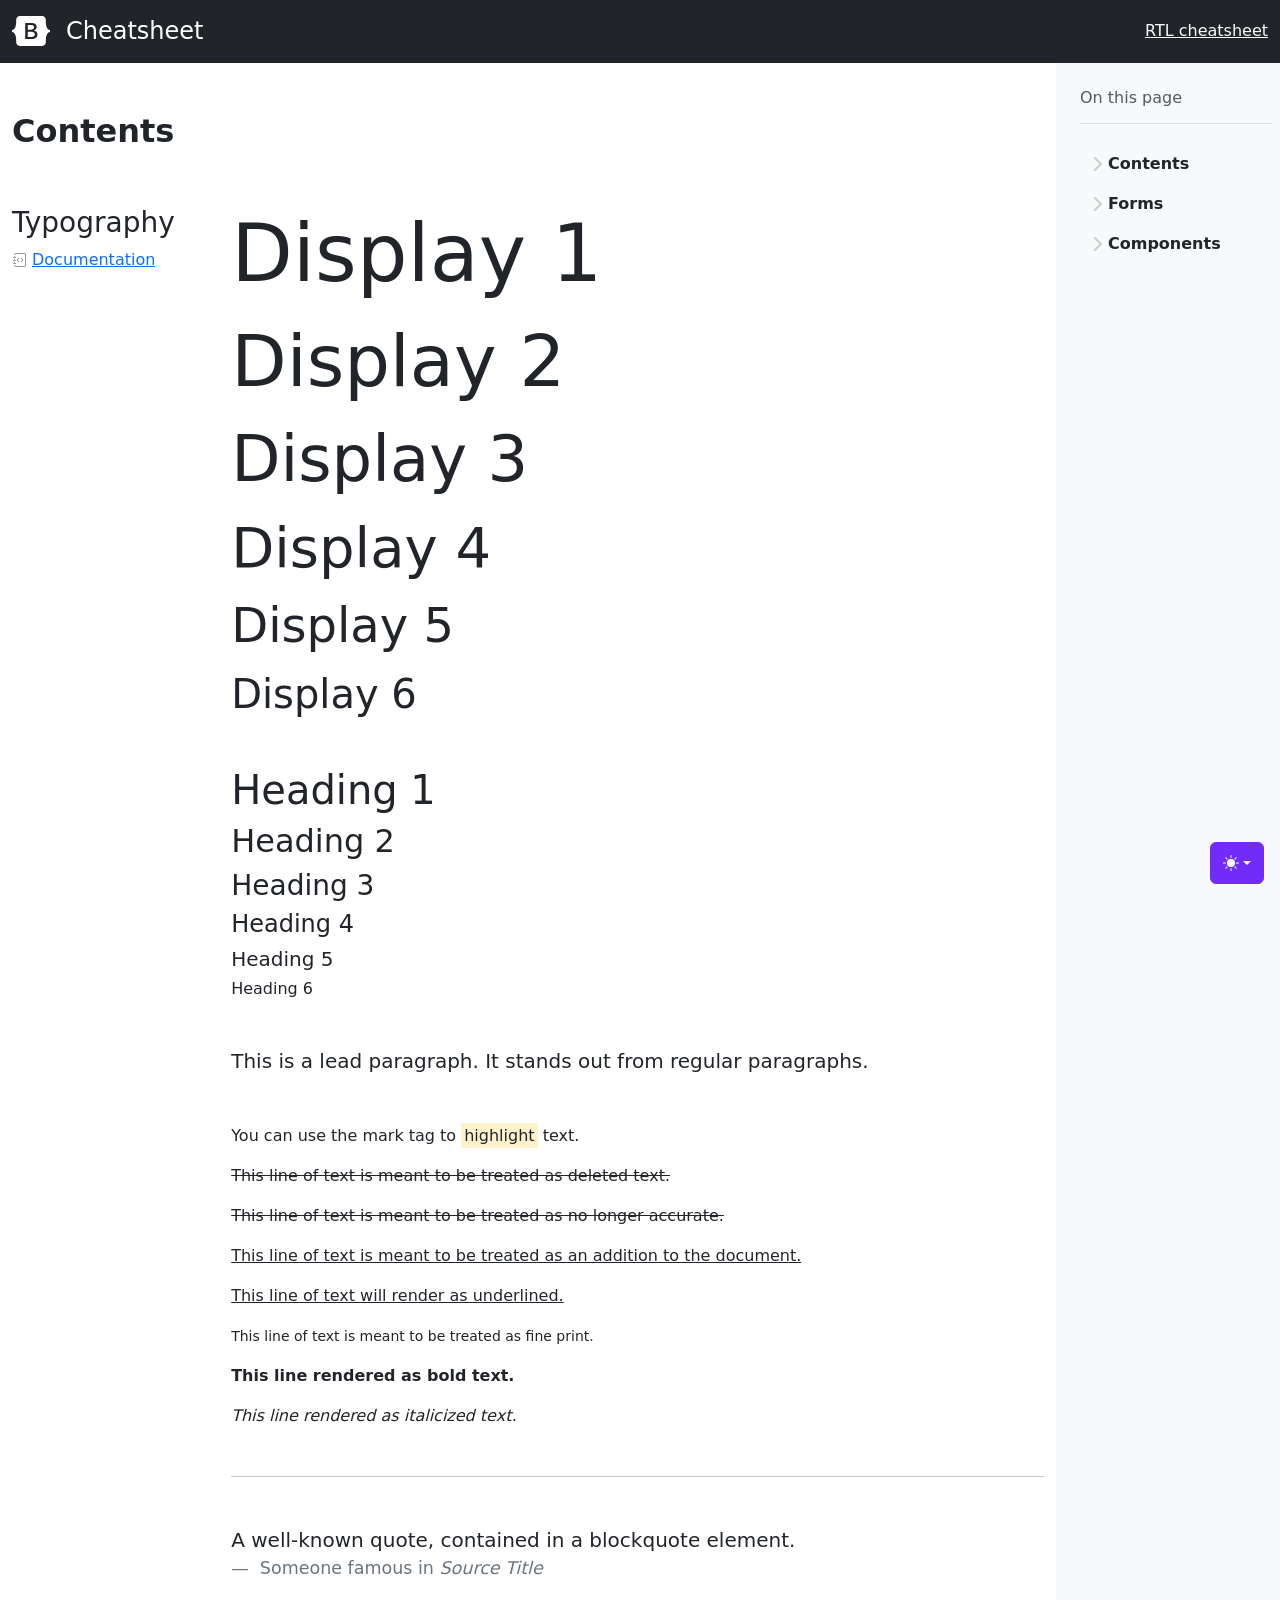
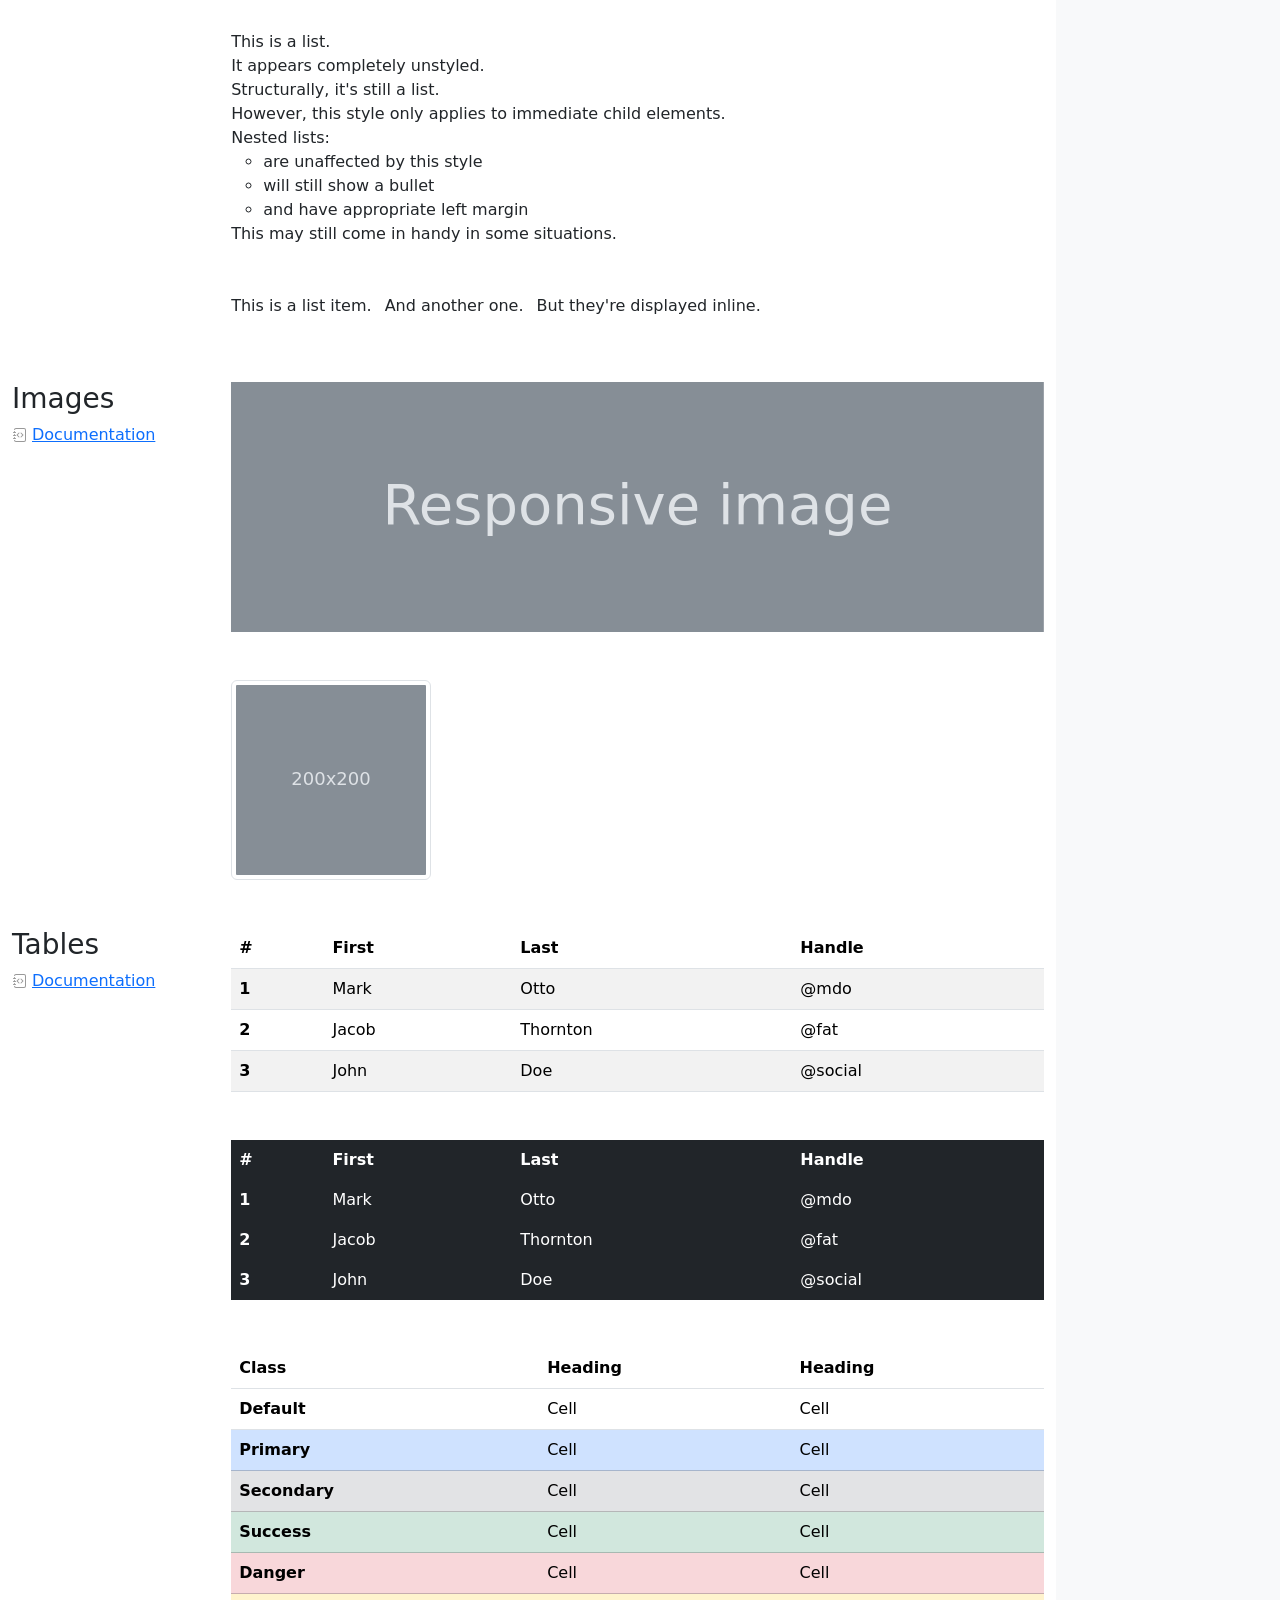
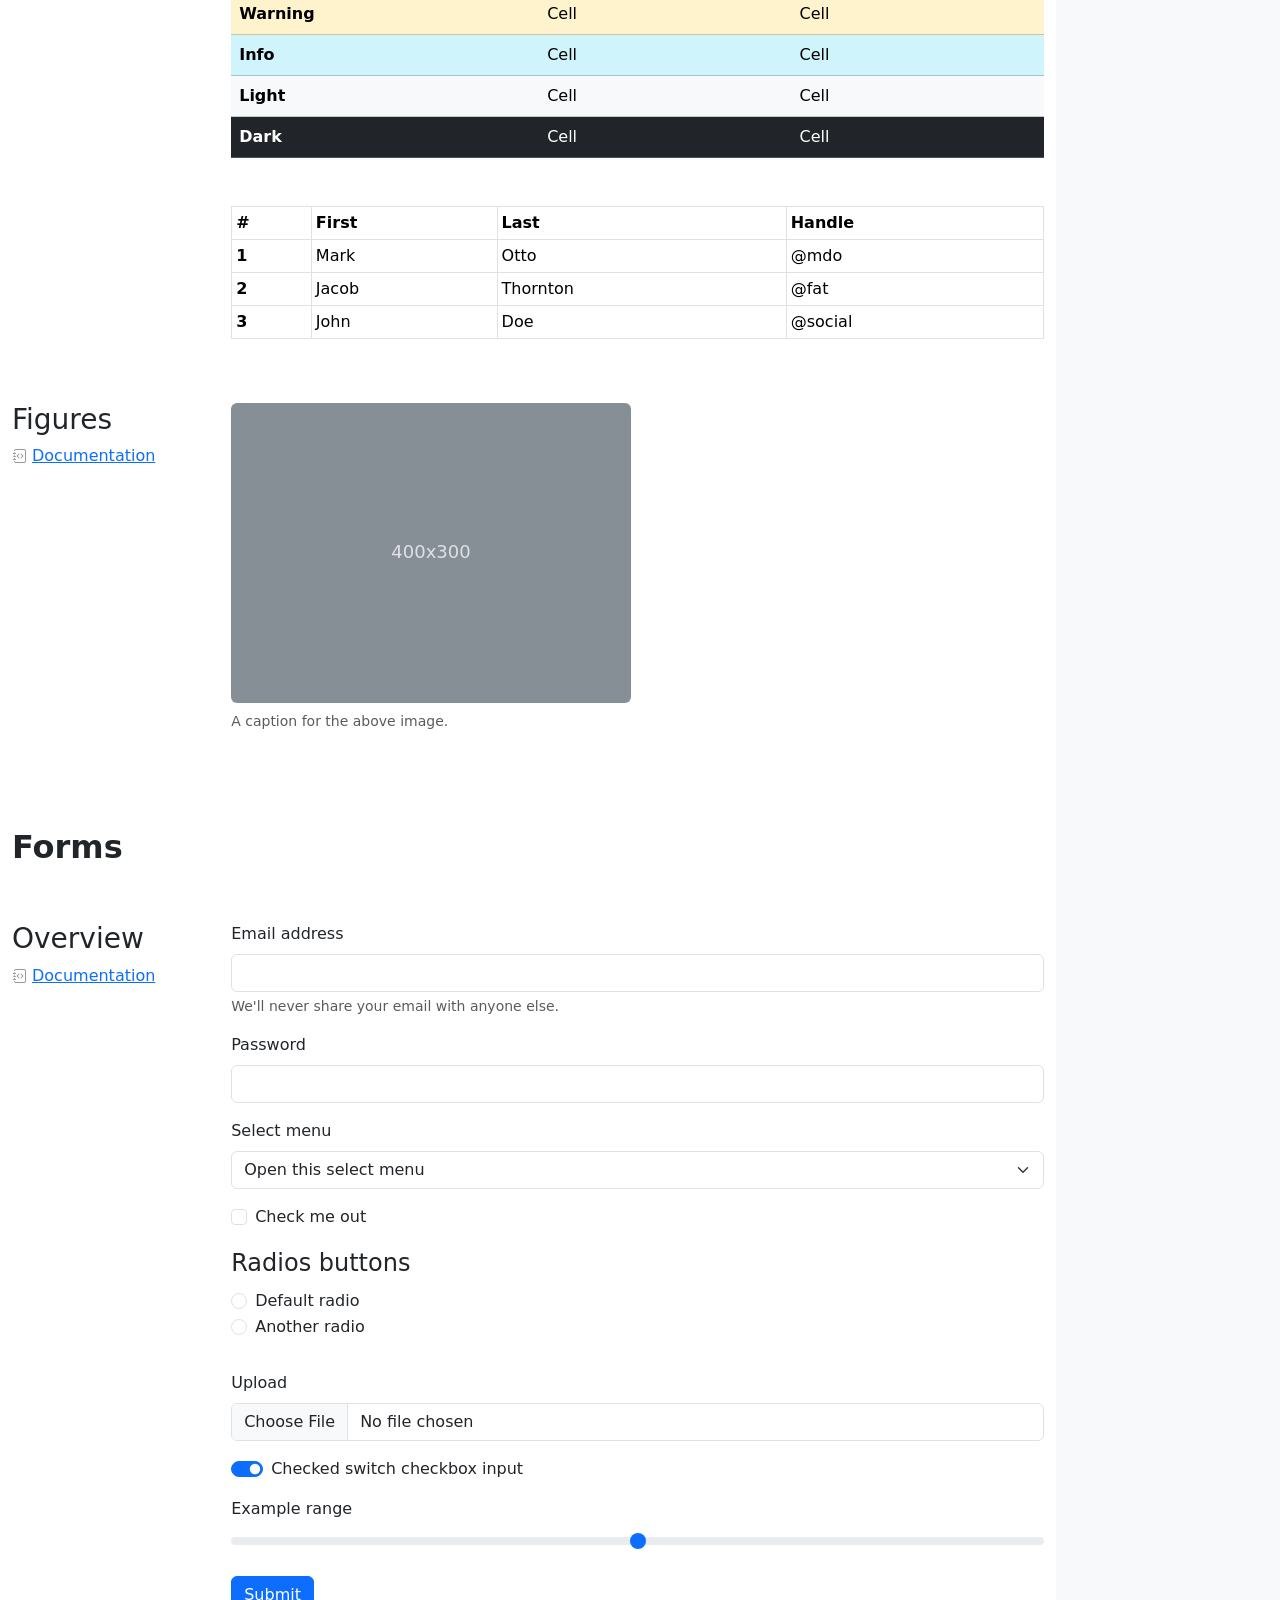
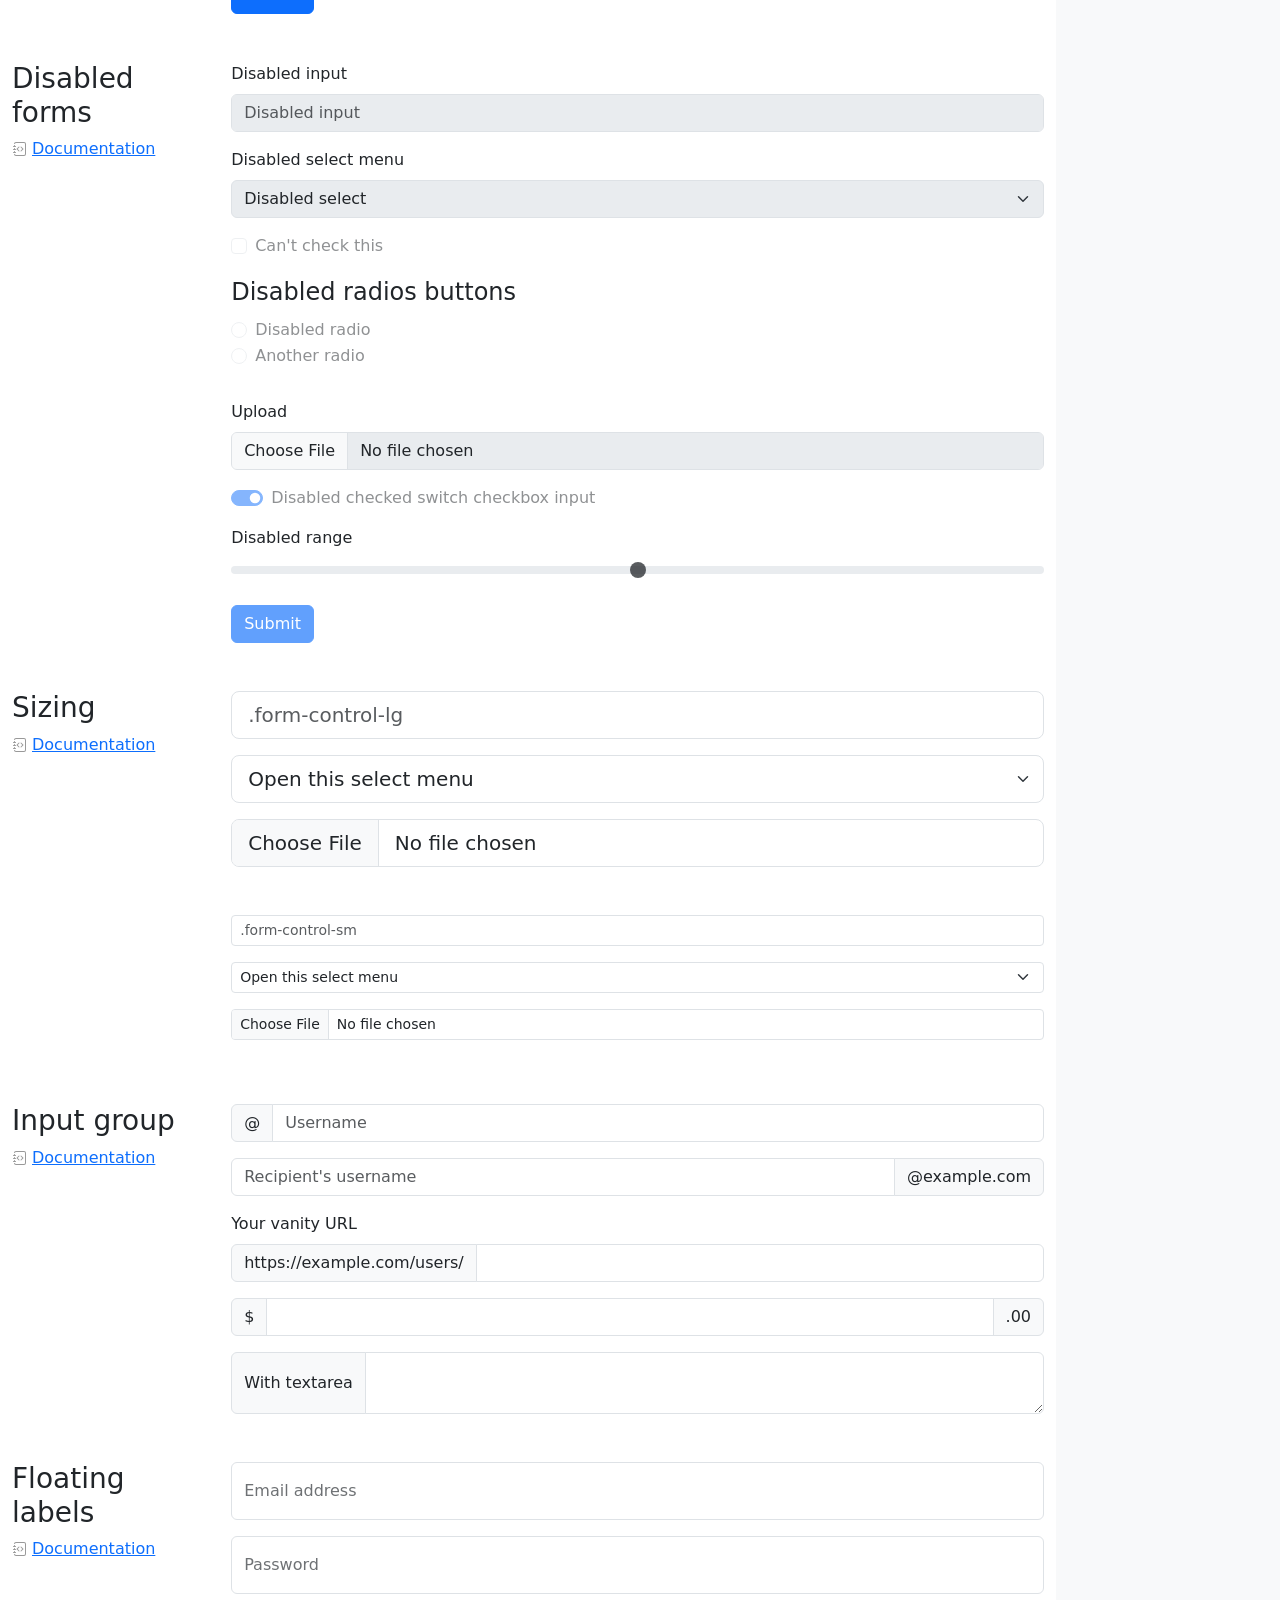
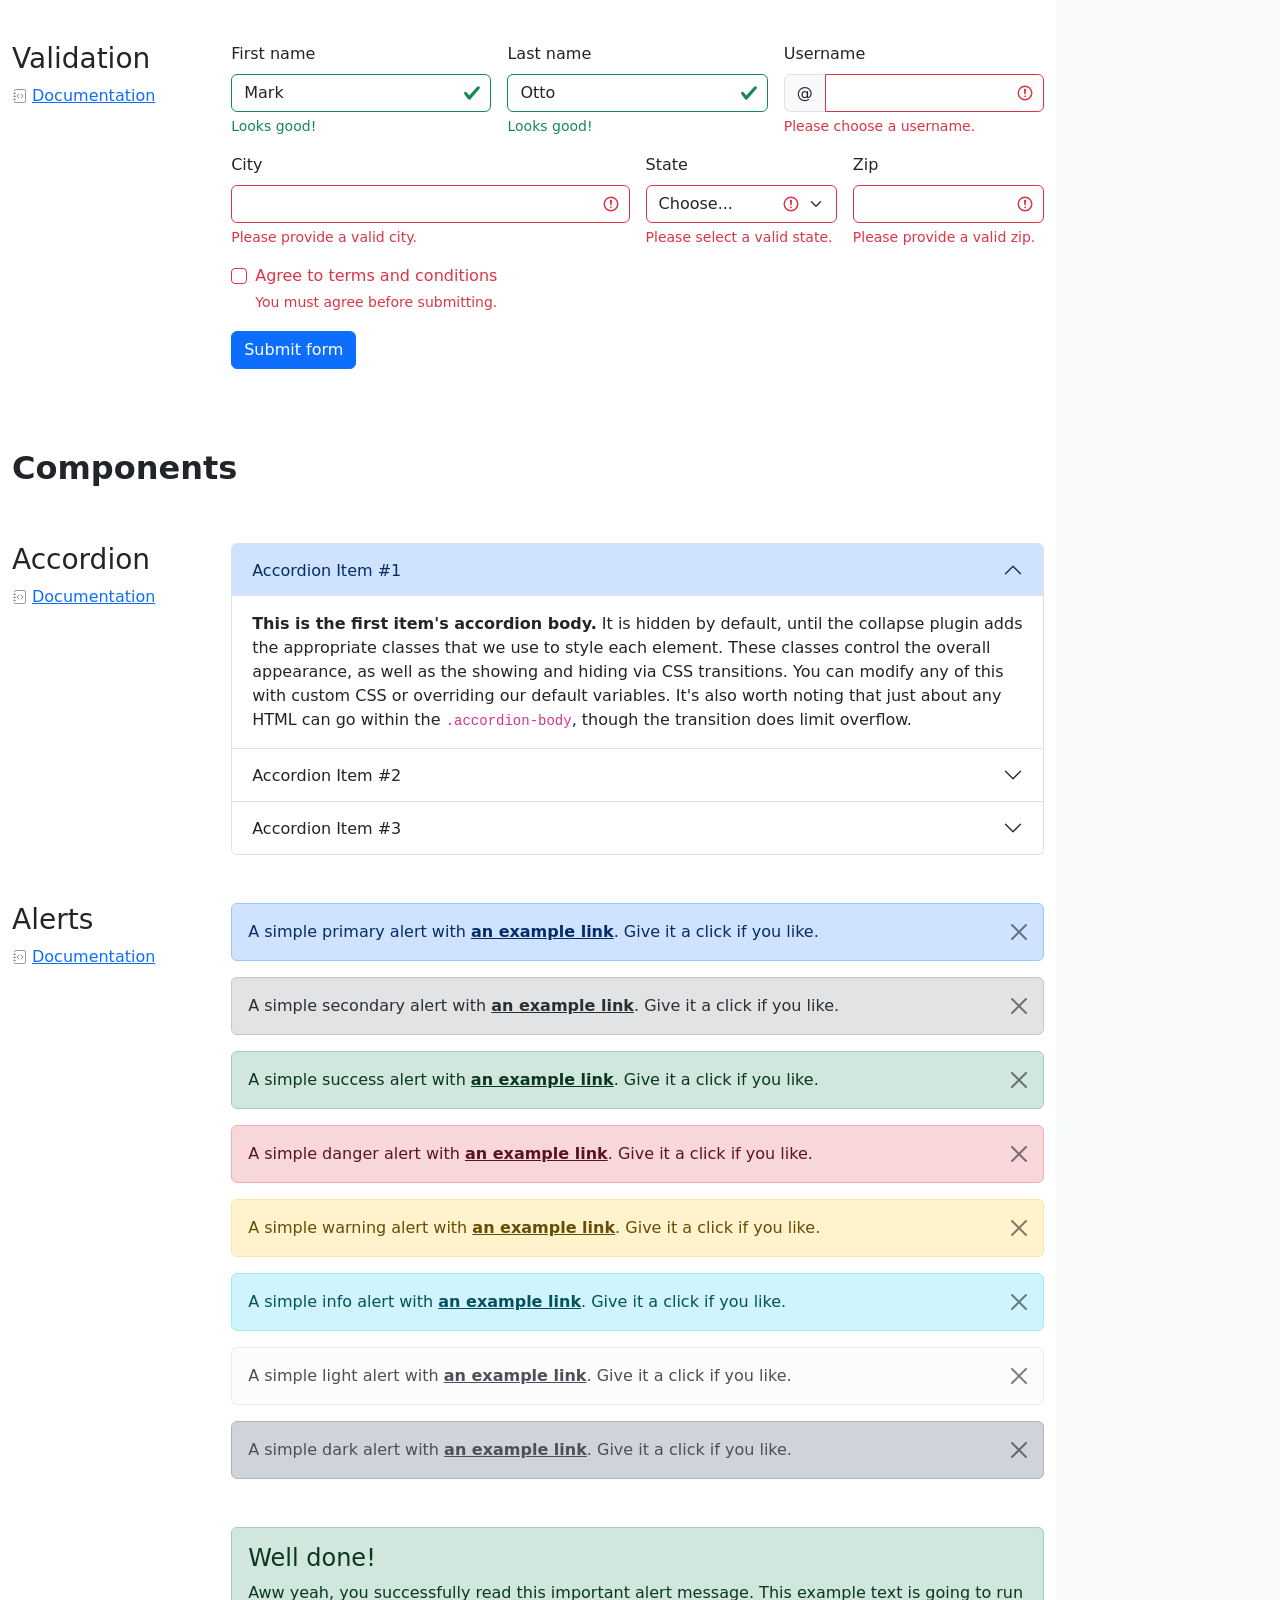
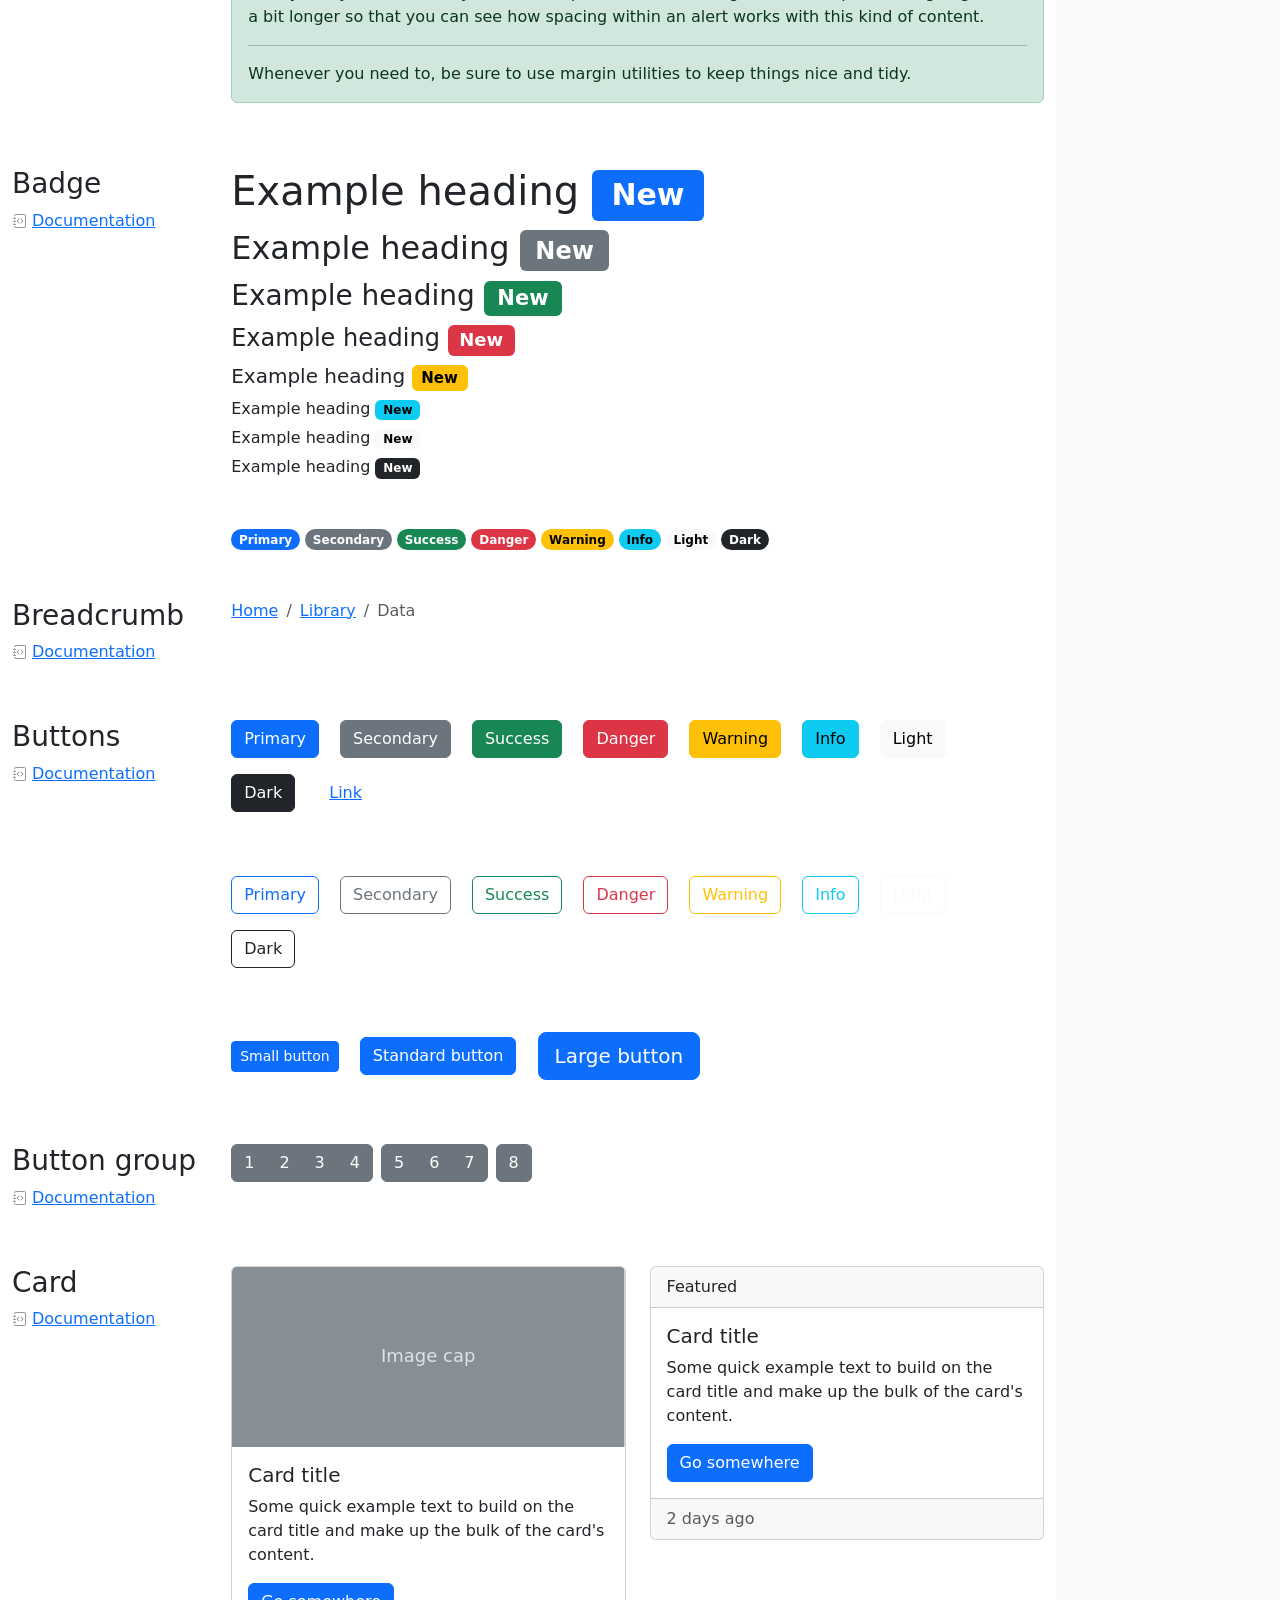
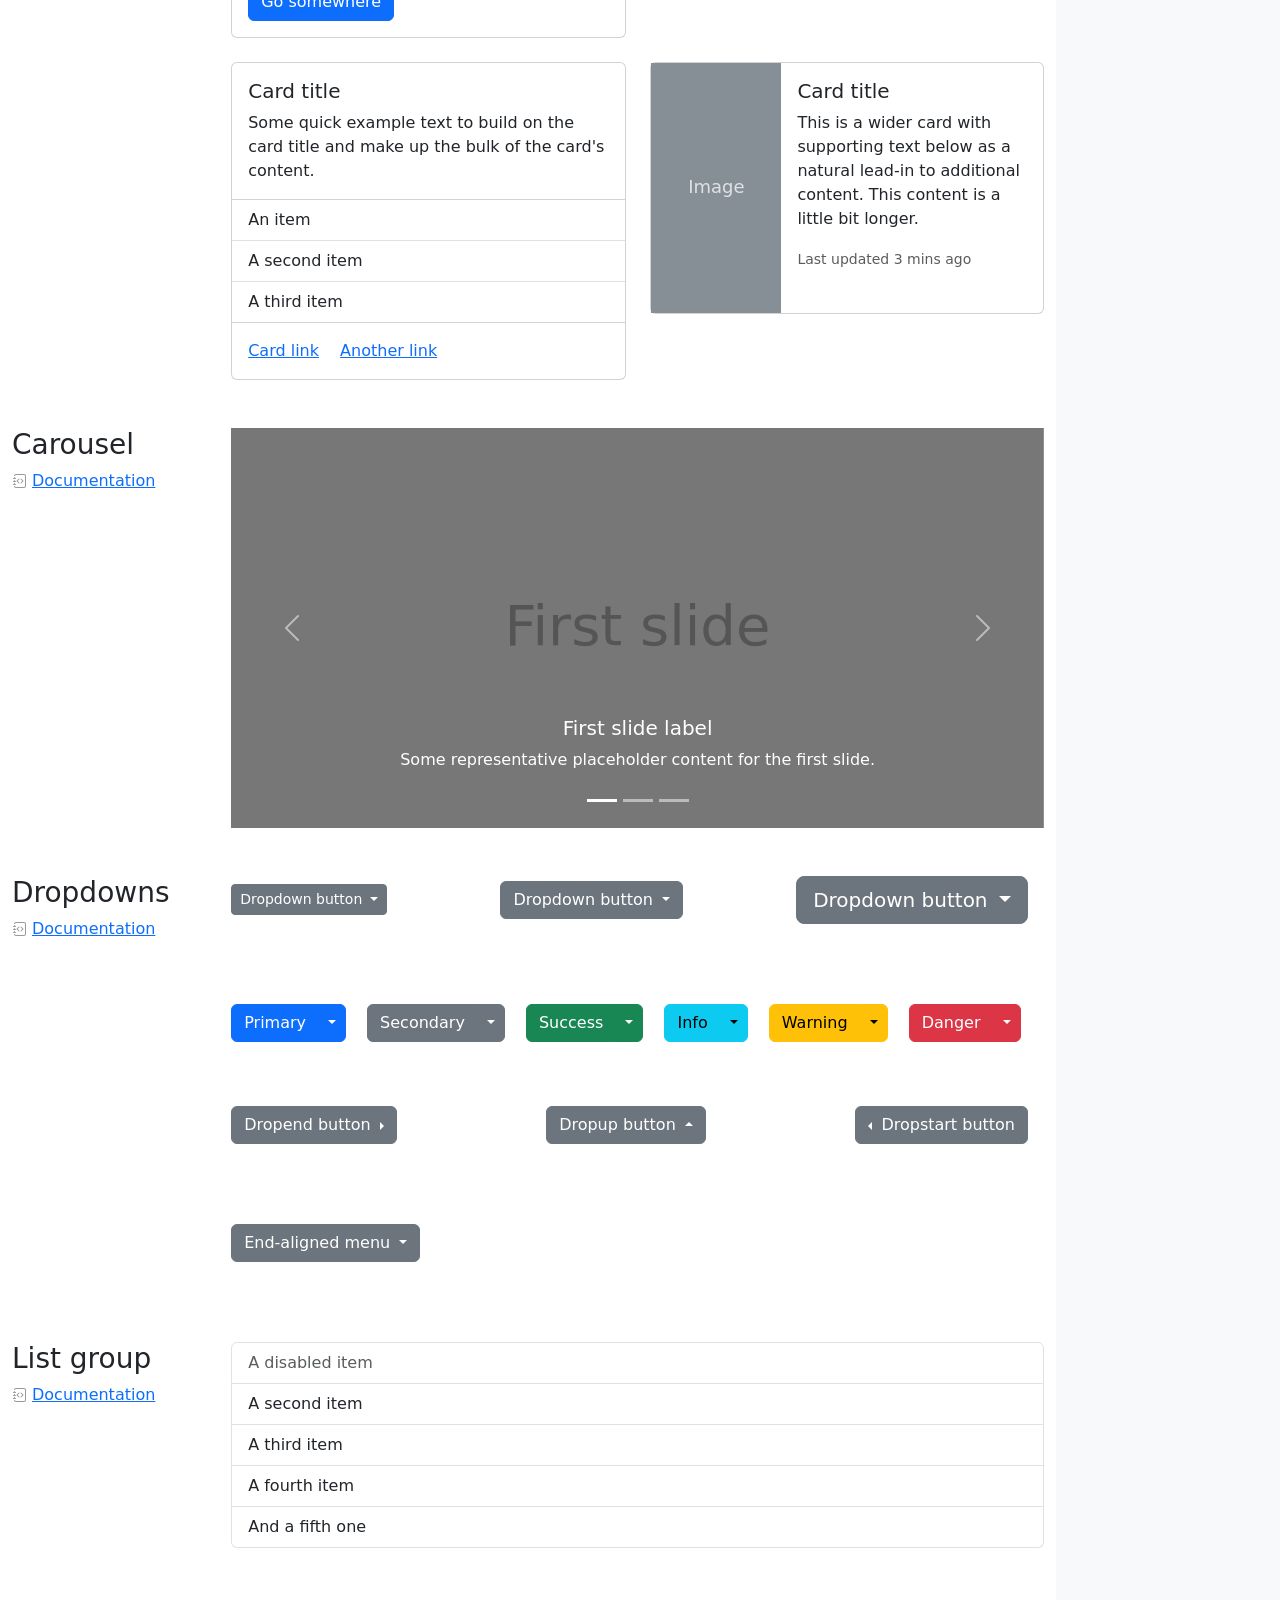
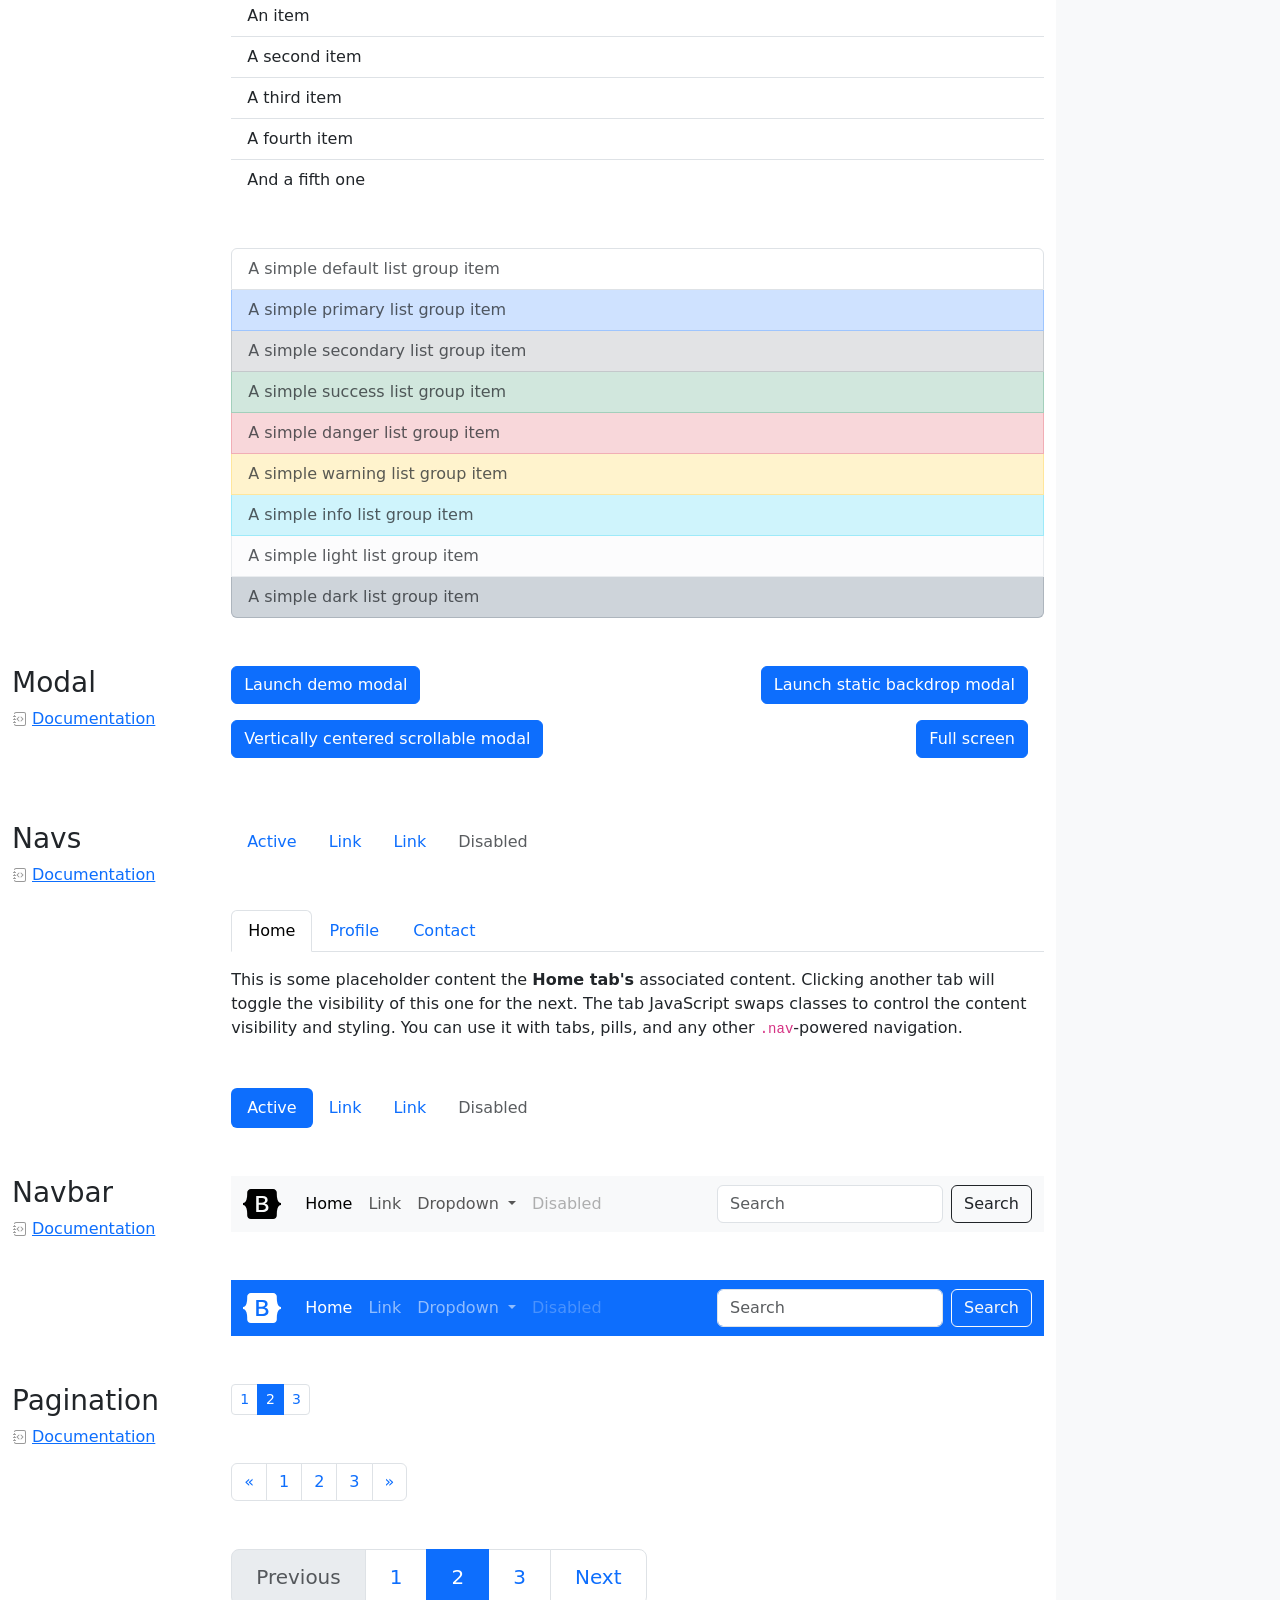
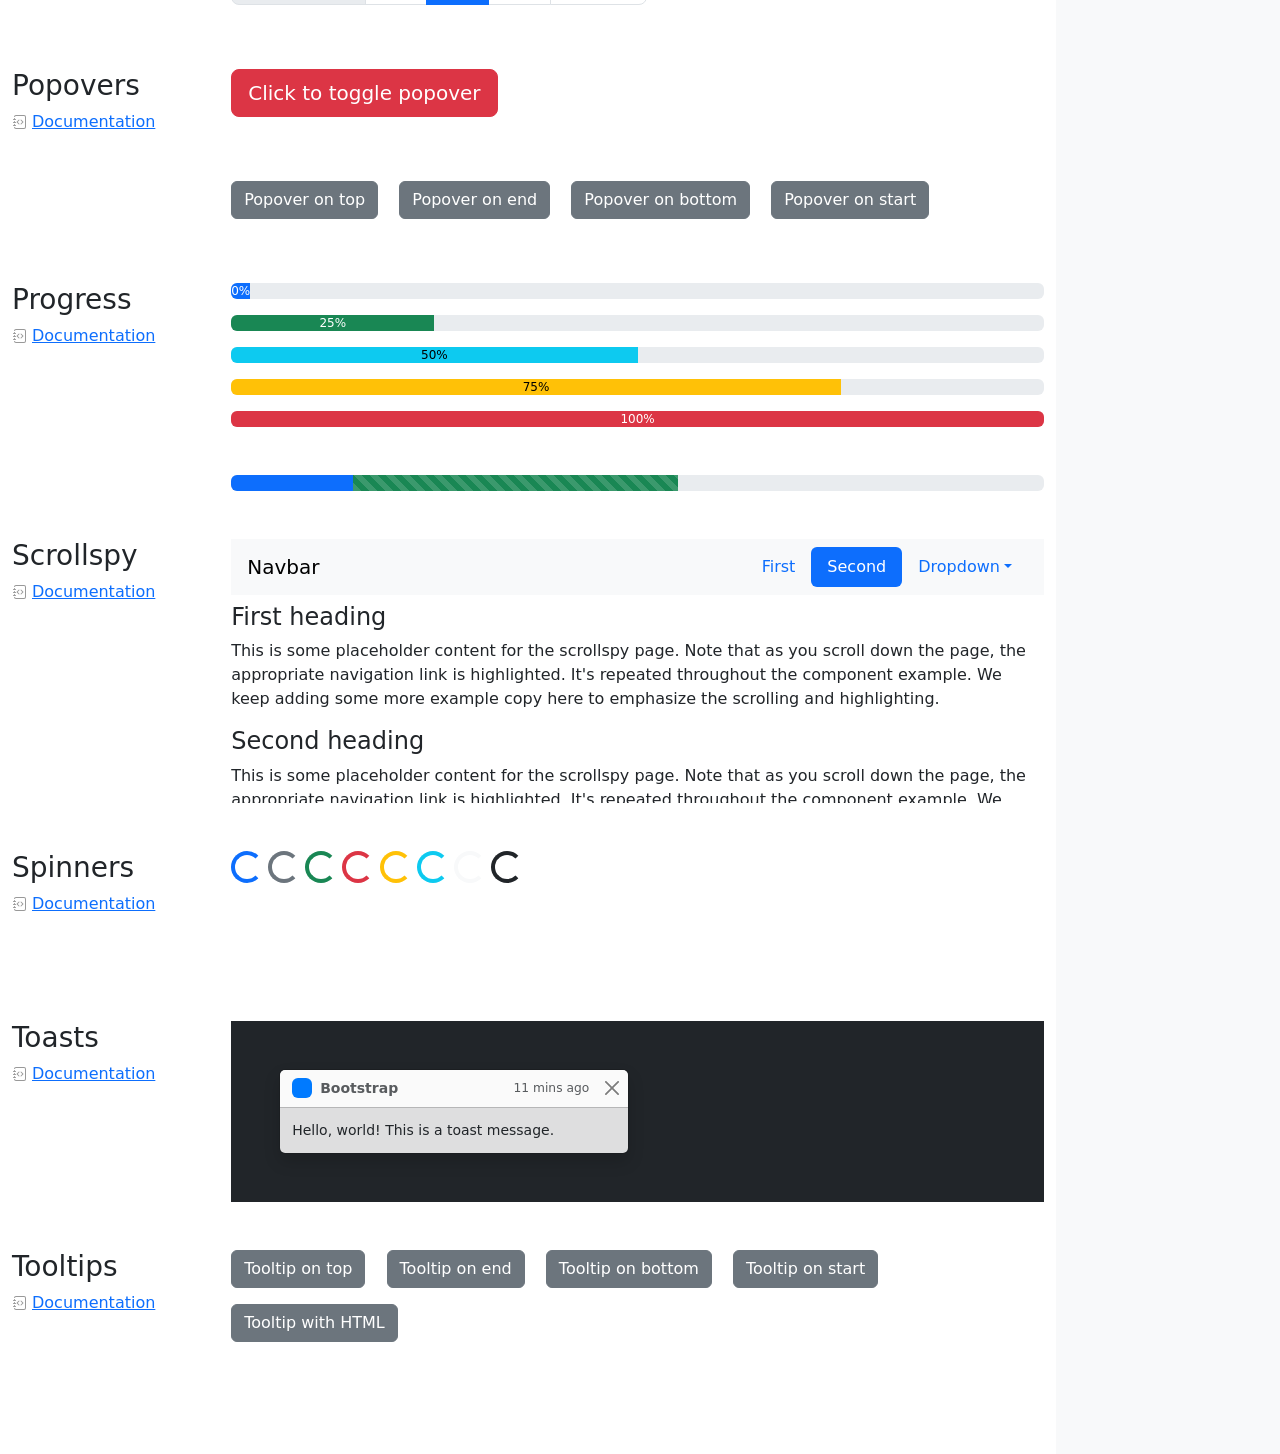
<file: bootstrap-5.3.8-examples/bootstrap-5.3.8-examples/cheatsheet/index.html>
<!doctype html>
<html lang="en" data-bs-theme="auto">
  <head>
    <meta charset="utf-8" />
    <meta name="viewport" content="width=device-width, initial-scale=1" />
    <meta name="description" content="" />
    <meta
      name="author"
      content="Mark Otto, Jacob Thornton, and Bootstrap contributors"
    />
    <meta name="generator" content="Astro v5.13.2" />
    <title>Cheatsheet · Bootstrap v5.3</title>
    <link
      rel="canonical"
      href="https://getbootstrap.com/docs/5.3/examples/cheatsheet/"
    />
    <script src="../assets/js/color-modes.js"></script>
    <link href="../assets/dist/css/bootstrap.min.css" rel="stylesheet" />
    <meta name="theme-color" content="#712cf9" />
    <link href="cheatsheet.css" rel="stylesheet" />
    <style>
      .bd-placeholder-img {
        font-size: 1.125rem;
        text-anchor: middle;
        -webkit-user-select: none;
        -moz-user-select: none;
        user-select: none;
      }
      @media (min-width: 768px) {
        .bd-placeholder-img-lg {
          font-size: 3.5rem;
        }
      }
      .b-example-divider {
        width: 100%;
        height: 3rem;
        background-color: #0000001a;
        border: solid rgba(0, 0, 0, 0.15);
        border-width: 1px 0;
        box-shadow:
          inset 0 0.5em 1.5em #0000001a,
          inset 0 0.125em 0.5em #00000026;
      }
      .b-example-vr {
        flex-shrink: 0;
        width: 1.5rem;
        height: 100vh;
      }
      .bi {
        vertical-align: -0.125em;
        fill: currentColor;
      }
      .nav-scroller {
        position: relative;
        z-index: 2;
        height: 2.75rem;
        overflow-y: hidden;
      }
      .nav-scroller .nav {
        display: flex;
        flex-wrap: nowrap;
        padding-bottom: 1rem;
        margin-top: -1px;
        overflow-x: auto;
        text-align: center;
        white-space: nowrap;
        -webkit-overflow-scrolling: touch;
      }
      .btn-bd-primary {
        --bd-violet-bg: #712cf9;
        --bd-violet-rgb: 112.520718, 44.062154, 249.437846;
        --bs-btn-font-weight: 600;
        --bs-btn-color: var(--bs-white);
        --bs-btn-bg: var(--bd-violet-bg);
        --bs-btn-border-color: var(--bd-violet-bg);
        --bs-btn-hover-color: var(--bs-white);
        --bs-btn-hover-bg: #6528e0;
        --bs-btn-hover-border-color: #6528e0;
        --bs-btn-focus-shadow-rgb: var(--bd-violet-rgb);
        --bs-btn-active-color: var(--bs-btn-hover-color);
        --bs-btn-active-bg: #5a23c8;
        --bs-btn-active-border-color: #5a23c8;
      }
      .bd-mode-toggle {
        z-index: 1500;
      }
      .bd-mode-toggle .bi {
        width: 1em;
        height: 1em;
      }
      .bd-mode-toggle .dropdown-menu .active .bi {
        display: block !important;
      }
    </style>
  </head>
  <body class="bg-body-tertiary">
    <svg xmlns="http://www.w3.org/2000/svg" class="d-none">
      <symbol id="check2" viewBox="0 0 16 16">
        <path
          d="M13.854 3.646a.5.5 0 0 1 0 .708l-7 7a.5.5 0 0 1-.708 0l-3.5-3.5a.5.5 0 1 1 .708-.708L6.5 10.293l6.646-6.647a.5.5 0 0 1 .708 0z"
        ></path>
      </symbol>
      <symbol id="circle-half" viewBox="0 0 16 16">
        <path
          d="M8 15A7 7 0 1 0 8 1v14zm0 1A8 8 0 1 1 8 0a8 8 0 0 1 0 16z"
        ></path>
      </symbol>
      <symbol id="moon-stars-fill" viewBox="0 0 16 16">
        <path
          d="M6 .278a.768.768 0 0 1 .08.858 7.208 7.208 0 0 0-.878 3.46c0 4.021 3.278 7.277 7.318 7.277.527 0 1.04-.055 1.533-.16a.787.787 0 0 1 .81.316.733.733 0 0 1-.031.893A8.349 8.349 0 0 1 8.344 16C3.734 16 0 12.286 0 7.71 0 4.266 2.114 1.312 5.124.06A.752.752 0 0 1 6 .278z"
        ></path>
        <path
          d="M10.794 3.148a.217.217 0 0 1 .412 0l.387 1.162c.173.518.579.924 1.097 1.097l1.162.387a.217.217 0 0 1 0 .412l-1.162.387a1.734 1.734 0 0 0-1.097 1.097l-.387 1.162a.217.217 0 0 1-.412 0l-.387-1.162A1.734 1.734 0 0 0 9.31 6.593l-1.162-.387a.217.217 0 0 1 0-.412l1.162-.387a1.734 1.734 0 0 0 1.097-1.097l.387-1.162zM13.863.099a.145.145 0 0 1 .274 0l.258.774c.115.346.386.617.732.732l.774.258a.145.145 0 0 1 0 .274l-.774.258a1.156 1.156 0 0 0-.732.732l-.258.774a.145.145 0 0 1-.274 0l-.258-.774a1.156 1.156 0 0 0-.732-.732l-.774-.258a.145.145 0 0 1 0-.274l.774-.258c.346-.115.617-.386.732-.732L13.863.1z"
        ></path>
      </symbol>
      <symbol id="sun-fill" viewBox="0 0 16 16">
        <path
          d="M8 12a4 4 0 1 0 0-8 4 4 0 0 0 0 8zM8 0a.5.5 0 0 1 .5.5v2a.5.5 0 0 1-1 0v-2A.5.5 0 0 1 8 0zm0 13a.5.5 0 0 1 .5.5v2a.5.5 0 0 1-1 0v-2A.5.5 0 0 1 8 13zm8-5a.5.5 0 0 1-.5.5h-2a.5.5 0 0 1 0-1h2a.5.5 0 0 1 .5.5zM3 8a.5.5 0 0 1-.5.5h-2a.5.5 0 0 1 0-1h2A.5.5 0 0 1 3 8zm10.657-5.657a.5.5 0 0 1 0 .707l-1.414 1.415a.5.5 0 1 1-.707-.708l1.414-1.414a.5.5 0 0 1 .707 0zm-9.193 9.193a.5.5 0 0 1 0 .707L3.05 13.657a.5.5 0 0 1-.707-.707l1.414-1.414a.5.5 0 0 1 .707 0zm9.193 2.121a.5.5 0 0 1-.707 0l-1.414-1.414a.5.5 0 0 1 .707-.707l1.414 1.414a.5.5 0 0 1 0 .707zM4.464 4.465a.5.5 0 0 1-.707 0L2.343 3.05a.5.5 0 1 1 .707-.707l1.414 1.414a.5.5 0 0 1 0 .708z"
        ></path>
      </symbol>
    </svg>
    <div
      class="dropdown position-fixed bottom-0 end-0 mb-3 me-3 bd-mode-toggle"
    >
      <button
        class="btn btn-bd-primary py-2 dropdown-toggle d-flex align-items-center"
        id="bd-theme"
        type="button"
        aria-expanded="false"
        data-bs-toggle="dropdown"
        aria-label="Toggle theme (auto)"
      >
        <svg class="bi my-1 theme-icon-active" aria-hidden="true">
          <use href="#circle-half"></use>
        </svg>
        <span class="visually-hidden" id="bd-theme-text">Toggle theme</span>
      </button>
      <ul
        class="dropdown-menu dropdown-menu-end shadow"
        aria-labelledby="bd-theme-text"
      >
        <li>
          <button
            type="button"
            class="dropdown-item d-flex align-items-center"
            data-bs-theme-value="light"
            aria-pressed="false"
          >
            <svg class="bi me-2 opacity-50" aria-hidden="true">
              <use href="#sun-fill"></use>
            </svg>
            Light
            <svg class="bi ms-auto d-none" aria-hidden="true">
              <use href="#check2"></use>
            </svg>
          </button>
        </li>
        <li>
          <button
            type="button"
            class="dropdown-item d-flex align-items-center"
            data-bs-theme-value="dark"
            aria-pressed="false"
          >
            <svg class="bi me-2 opacity-50" aria-hidden="true">
              <use href="#moon-stars-fill"></use>
            </svg>
            Dark
            <svg class="bi ms-auto d-none" aria-hidden="true">
              <use href="#check2"></use>
            </svg>
          </button>
        </li>
        <li>
          <button
            type="button"
            class="dropdown-item d-flex align-items-center active"
            data-bs-theme-value="auto"
            aria-pressed="true"
          >
            <svg class="bi me-2 opacity-50" aria-hidden="true">
              <use href="#circle-half"></use>
            </svg>
            Auto
            <svg class="bi ms-auto d-none" aria-hidden="true">
              <use href="#check2"></use>
            </svg>
          </button>
        </li>
      </ul>
    </div>
    <header
      class="bd-header bg-dark py-3 d-flex align-items-stretch border-bottom border-dark"
    >
      <div class="container-fluid d-flex align-items-center">
        <h1 class="d-flex align-items-center fs-4 text-white mb-0">
          <img
            src="../assets/brand/bootstrap-logo-white.svg"
            width="38"
            height="30"
            class="me-3"
            alt="Bootstrap"
          />
          Cheatsheet
        </h1>
        <a
          href="../examples/cheatsheet-rtl/"
          class="ms-auto link-light"
          hreflang="ar"
          >RTL cheatsheet</a
        >
      </div>
    </header>
    <aside
      class="bd-aside sticky-xl-top text-body-secondary align-self-start mb-3 mb-xl-5 px-2"
    >
      <h2 class="h6 pt-4 pb-3 mb-4 border-bottom">On this page</h2>
      <nav class="small" id="toc">
        <ul class="list-unstyled">
          <li class="my-2">
            <button
              type="button"
              class="btn d-inline-flex align-items-center collapsed border-0"
              data-bs-toggle="collapse"
              aria-expanded="false"
              data-bs-target="#contents-collapse"
              aria-controls="contents-collapse"
            >
              Contents
            </button>
            <ul class="list-unstyled ps-3 collapse" id="contents-collapse">
              <li>
                <a
                  class="d-inline-flex align-items-center rounded text-decoration-none"
                  href="#typography"
                  >Typography</a
                >
              </li>
              <li>
                <a
                  class="d-inline-flex align-items-center rounded text-decoration-none"
                  href="#images"
                  >Images</a
                >
              </li>
              <li>
                <a
                  class="d-inline-flex align-items-center rounded text-decoration-none"
                  href="#tables"
                  >Tables</a
                >
              </li>
              <li>
                <a
                  class="d-inline-flex align-items-center rounded text-decoration-none"
                  href="#figures"
                  >Figures</a
                >
              </li>
            </ul>
          </li>
          <li class="my-2">
            <button
              type="button"
              class="btn d-inline-flex align-items-center collapsed border-0"
              data-bs-toggle="collapse"
              aria-expanded="false"
              data-bs-target="#forms-collapse"
              aria-controls="forms-collapse"
            >
              Forms
            </button>
            <ul class="list-unstyled ps-3 collapse" id="forms-collapse">
              <li>
                <a
                  class="d-inline-flex align-items-center rounded text-decoration-none"
                  href="#overview"
                  >Overview</a
                >
              </li>
              <li>
                <a
                  class="d-inline-flex align-items-center rounded text-decoration-none"
                  href="#disabled-forms"
                  >Disabled forms</a
                >
              </li>
              <li>
                <a
                  class="d-inline-flex align-items-center rounded text-decoration-none"
                  href="#sizing"
                  >Sizing</a
                >
              </li>
              <li>
                <a
                  class="d-inline-flex align-items-center rounded text-decoration-none"
                  href="#input-group"
                  >Input group</a
                >
              </li>
              <li>
                <a
                  class="d-inline-flex align-items-center rounded text-decoration-none"
                  href="#floating-labels"
                  >Floating labels</a
                >
              </li>
              <li>
                <a
                  class="d-inline-flex align-items-center rounded text-decoration-none"
                  href="#validation"
                  >Validation</a
                >
              </li>
            </ul>
          </li>
          <li class="my-2">
            <button
              type="button"
              class="btn d-inline-flex align-items-center collapsed border-0"
              data-bs-toggle="collapse"
              aria-expanded="false"
              data-bs-target="#components-collapse"
              aria-controls="components-collapse"
            >
              Components
            </button>
            <ul class="list-unstyled ps-3 collapse" id="components-collapse">
              <li>
                <a
                  class="d-inline-flex align-items-center rounded text-decoration-none"
                  href="#accordion"
                  >Accordion</a
                >
              </li>
              <li>
                <a
                  class="d-inline-flex align-items-center rounded text-decoration-none"
                  href="#alerts"
                  >Alerts</a
                >
              </li>
              <li>
                <a
                  class="d-inline-flex align-items-center rounded text-decoration-none"
                  href="#badge"
                  >Badge</a
                >
              </li>
              <li>
                <a
                  class="d-inline-flex align-items-center rounded text-decoration-none"
                  href="#breadcrumb"
                  >Breadcrumb</a
                >
              </li>
              <li>
                <a
                  class="d-inline-flex align-items-center rounded text-decoration-none"
                  href="#buttons"
                  >Buttons</a
                >
              </li>
              <li>
                <a
                  class="d-inline-flex align-items-center rounded text-decoration-none"
                  href="#button-group"
                  >Button group</a
                >
              </li>
              <li>
                <a
                  class="d-inline-flex align-items-center rounded text-decoration-none"
                  href="#card"
                  >Card</a
                >
              </li>
              <li>
                <a
                  class="d-inline-flex align-items-center rounded text-decoration-none"
                  href="#carousel"
                  >Carousel</a
                >
              </li>
              <li>
                <a
                  class="d-inline-flex align-items-center rounded text-decoration-none"
                  href="#dropdowns"
                  >Dropdowns</a
                >
              </li>
              <li>
                <a
                  class="d-inline-flex align-items-center rounded text-decoration-none"
                  href="#list-group"
                  >List group</a
                >
              </li>
              <li>
                <a
                  class="d-inline-flex align-items-center rounded text-decoration-none"
                  href="#modal"
                  >Modal</a
                >
              </li>
              <li>
                <a
                  class="d-inline-flex align-items-center rounded text-decoration-none"
                  href="#navs"
                  >Navs</a
                >
              </li>
              <li>
                <a
                  class="d-inline-flex align-items-center rounded text-decoration-none"
                  href="#navbar"
                  >Navbar</a
                >
              </li>
              <li>
                <a
                  class="d-inline-flex align-items-center rounded text-decoration-none"
                  href="#pagination"
                  >Pagination</a
                >
              </li>
              <li>
                <a
                  class="d-inline-flex align-items-center rounded text-decoration-none"
                  href="#popovers"
                  >Popovers</a
                >
              </li>
              <li>
                <a
                  class="d-inline-flex align-items-center rounded text-decoration-none"
                  href="#progress"
                  >Progress</a
                >
              </li>
              <li>
                <a
                  class="d-inline-flex align-items-center rounded text-decoration-none"
                  href="#scrollspy"
                  >Scrollspy</a
                >
              </li>
              <li>
                <a
                  class="d-inline-flex align-items-center rounded text-decoration-none"
                  href="#spinners"
                  >Spinners</a
                >
              </li>
              <li>
                <a
                  class="d-inline-flex align-items-center rounded text-decoration-none"
                  href="#toasts"
                  >Toasts</a
                >
              </li>
              <li>
                <a
                  class="d-inline-flex align-items-center rounded text-decoration-none"
                  href="#tooltips"
                  >Tooltips</a
                >
              </li>
            </ul>
          </li>
        </ul>
      </nav>
    </aside>
    <main class="bd-cheatsheet container-fluid bg-body">
      <section id="content">
        <h2 class="sticky-xl-top fw-bold pt-3 pt-xl-5 pb-2 pb-xl-3">
          Contents
        </h2>
        <article class="my-3" id="typography">
          <div
            class="bd-heading sticky-xl-top align-self-start mt-5 mb-3 mt-xl-0 mb-xl-2"
          >
            <h3>Typography</h3>
            <a class="d-flex align-items-center" href="../content/typography"
              >Documentation</a
            >
          </div>
          <div>
            <div class="bd-example-snippet bd-code-snippet">
              <div class="bd-example m-0 border-0">
                <p class="display-1">Display 1</p>
                <p class="display-2">Display 2</p>
                <p class="display-3">Display 3</p>
                <p class="display-4">Display 4</p>
                <p class="display-5">Display 5</p>
                <p class="display-6">Display 6</p>
              </div>
            </div>
            <div class="bd-example-snippet bd-code-snippet">
              <div class="bd-example m-0 border-0">
                <p class="h1">Heading 1</p>
                <p class="h2">Heading 2</p>
                <p class="h3">Heading 3</p>
                <p class="h4">Heading 4</p>
                <p class="h5">Heading 5</p>
                <p class="h6">Heading 6</p>
              </div>
            </div>
            <div class="bd-example-snippet bd-code-snippet">
              <div class="bd-example m-0 border-0">
                <p class="lead">
                  This is a lead paragraph. It stands out from regular
                  paragraphs.
                </p>
              </div>
            </div>
            <div class="bd-example-snippet bd-code-snippet">
              <div class="bd-example m-0 border-0">
                <p>You can use the mark tag to <mark>highlight</mark> text.</p>
                <p>
                  <del
                    >This line of text is meant to be treated as deleted
                    text.</del
                  >
                </p>
                <p>
                  <s
                    >This line of text is meant to be treated as no longer
                    accurate.</s
                  >
                </p>
                <p>
                  <ins
                    >This line of text is meant to be treated as an addition to
                    the document.</ins
                  >
                </p>
                <p><u>This line of text will render as underlined.</u></p>
                <p>
                  <small
                    >This line of text is meant to be treated as fine
                    print.</small
                  >
                </p>
                <p><strong>This line rendered as bold text.</strong></p>
                <p><em>This line rendered as italicized text.</em></p>
              </div>
            </div>
            <div class="bd-example-snippet bd-code-snippet">
              <div class="bd-example m-0 border-0">
                <hr />
              </div>
            </div>
            <div class="bd-example-snippet bd-code-snippet">
              <div class="bd-example m-0 border-0">
                <blockquote class="blockquote">
                  <p>A well-known quote, contained in a blockquote element.</p>
                  <footer class="blockquote-footer">
                    Someone famous in
                    <cite title="Source Title">Source Title</cite>
                  </footer>
                </blockquote>
              </div>
            </div>
            <div class="bd-example-snippet bd-code-snippet">
              <div class="bd-example m-0 border-0">
                <ul class="list-unstyled">
                  <li>This is a list.</li>
                  <li>It appears completely unstyled.</li>
                  <li>Structurally, it's still a list.</li>
                  <li>
                    However, this style only applies to immediate child
                    elements.
                  </li>
                  <li>
                    Nested lists:
                    <ul>
                      <li>are unaffected by this style</li>
                      <li>will still show a bullet</li>
                      <li>and have appropriate left margin</li>
                    </ul>
                  </li>
                  <li>This may still come in handy in some situations.</li>
                </ul>
              </div>
            </div>
            <div class="bd-example-snippet bd-code-snippet">
              <div class="bd-example m-0 border-0">
                <ul class="list-inline">
                  <li class="list-inline-item">This is a list item.</li>
                  <li class="list-inline-item">And another one.</li>
                  <li class="list-inline-item">
                    But they're displayed inline.
                  </li>
                </ul>
              </div>
            </div>
          </div>
        </article>
        <article class="my-3" id="images">
          <div
            class="bd-heading sticky-xl-top align-self-start mt-5 mb-3 mt-xl-0 mb-xl-2"
          >
            <h3>Images</h3>
            <a class="d-flex align-items-center" href="../content/images"
              >Documentation</a
            >
          </div>
          <div>
            <div class="bd-example-snippet bd-code-snippet">
              <div class="bd-example m-0 border-0">
                <svg
                  aria-label="Placeholder: Responsive image"
                  class="bd-placeholder-img bd-placeholder-img-lg img-fluid"
                  height="250"
                  preserveAspectRatio="xMidYMid slice"
                  role="img"
                  width="100%"
                  xmlns="http://www.w3.org/2000/svg"
                >
                  <title>Placeholder</title>
                  <rect width="100%" height="100%" fill="#868e96" />
                  <text x="50%" y="50%" fill="#dee2e6" dy=".3em">
                    Responsive image
                  </text>
                </svg>
              </div>
            </div>
            <div class="bd-example-snippet bd-code-snippet">
              <div class="bd-example m-0 border-0">
                <svg
                  aria-label="A generic square placeholder image with a white border around it, making it resemble a photograph taken with an old instant camera: 200x200"
                  class="bd-placeholder-img img-thumbnail"
                  height="200"
                  preserveAspectRatio="xMidYMid slice"
                  role="img"
                  width="200"
                  xmlns="http://www.w3.org/2000/svg"
                >
                  <title>
                    A generic square placeholder image with a white border
                    around it, making it resemble a photograph taken with an old
                    instant camera
                  </title>
                  <rect width="100%" height="100%" fill="#868e96" />
                  <text x="50%" y="50%" fill="#dee2e6" dy=".3em">200x200</text>
                </svg>
              </div>
            </div>
          </div>
        </article>
        <article class="my-3" id="tables">
          <div
            class="bd-heading sticky-xl-top align-self-start mt-5 mb-3 mt-xl-0 mb-xl-2"
          >
            <h3>Tables</h3>
            <a class="d-flex align-items-center" href="../content/tables"
              >Documentation</a
            >
          </div>
          <div>
            <div class="bd-example-snippet bd-code-snippet">
              <div class="bd-example m-0 border-0">
                <table class="table table-striped">
                  <thead>
                    <tr>
                      <th scope="col">#</th>
                      <th scope="col">First</th>
                      <th scope="col">Last</th>
                      <th scope="col">Handle</th>
                    </tr>
                  </thead>
                  <tbody>
                    <tr>
                      <th scope="row">1</th>
                      <td>Mark</td>
                      <td>Otto</td>
                      <td>@mdo</td>
                    </tr>
                    <tr>
                      <th scope="row">2</th>
                      <td>Jacob</td>
                      <td>Thornton</td>
                      <td>@fat</td>
                    </tr>
                    <tr>
                      <th scope="row">3</th>
                      <td>John</td>
                      <td>Doe</td>
                      <td>@social</td>
                    </tr>
                  </tbody>
                </table>
              </div>
            </div>
            <div class="bd-example-snippet bd-code-snippet">
              <div class="bd-example m-0 border-0">
                <table class="table table-dark table-borderless">
                  <thead>
                    <tr>
                      <th scope="col">#</th>
                      <th scope="col">First</th>
                      <th scope="col">Last</th>
                      <th scope="col">Handle</th>
                    </tr>
                  </thead>
                  <tbody>
                    <tr>
                      <th scope="row">1</th>
                      <td>Mark</td>
                      <td>Otto</td>
                      <td>@mdo</td>
                    </tr>
                    <tr>
                      <th scope="row">2</th>
                      <td>Jacob</td>
                      <td>Thornton</td>
                      <td>@fat</td>
                    </tr>
                    <tr>
                      <th scope="row">3</th>
                      <td>John</td>
                      <td>Doe</td>
                      <td>@social</td>
                    </tr>
                  </tbody>
                </table>
              </div>
            </div>
            <div class="bd-example-snippet bd-code-snippet">
              <div class="bd-example m-0 border-0">
                <table class="table table-hover">
                  <thead>
                    <tr>
                      <th scope="col">Class</th>
                      <th scope="col">Heading</th>
                      <th scope="col">Heading</th>
                    </tr>
                  </thead>
                  <tbody>
                    <tr>
                      <th scope="row">Default</th>
                      <td>Cell</td>
                      <td>Cell</td>
                    </tr>
                    <tr class="table-primary">
                      <th scope="row">Primary</th>
                      <td>Cell</td>
                      <td>Cell</td>
                    </tr>
                    <tr class="table-secondary">
                      <th scope="row">Secondary</th>
                      <td>Cell</td>
                      <td>Cell</td>
                    </tr>
                    <tr class="table-success">
                      <th scope="row">Success</th>
                      <td>Cell</td>
                      <td>Cell</td>
                    </tr>
                    <tr class="table-danger">
                      <th scope="row">Danger</th>
                      <td>Cell</td>
                      <td>Cell</td>
                    </tr>
                    <tr class="table-warning">
                      <th scope="row">Warning</th>
                      <td>Cell</td>
                      <td>Cell</td>
                    </tr>
                    <tr class="table-info">
                      <th scope="row">Info</th>
                      <td>Cell</td>
                      <td>Cell</td>
                    </tr>
                    <tr class="table-light">
                      <th scope="row">Light</th>
                      <td>Cell</td>
                      <td>Cell</td>
                    </tr>
                    <tr class="table-dark">
                      <th scope="row">Dark</th>
                      <td>Cell</td>
                      <td>Cell</td>
                    </tr>
                  </tbody>
                </table>
              </div>
            </div>
            <div class="bd-example-snippet bd-code-snippet">
              <div class="bd-example m-0 border-0">
                <table class="table table-sm table-bordered">
                  <thead>
                    <tr>
                      <th scope="col">#</th>
                      <th scope="col">First</th>
                      <th scope="col">Last</th>
                      <th scope="col">Handle</th>
                    </tr>
                  </thead>
                  <tbody>
                    <tr>
                      <th scope="row">1</th>
                      <td>Mark</td>
                      <td>Otto</td>
                      <td>@mdo</td>
                    </tr>
                    <tr>
                      <th scope="row">2</th>
                      <td>Jacob</td>
                      <td>Thornton</td>
                      <td>@fat</td>
                    </tr>
                    <tr>
                      <th scope="row">3</th>
                      <td>John</td>
                      <td>Doe</td>
                      <td>@social</td>
                    </tr>
                  </tbody>
                </table>
              </div>
            </div>
          </div>
        </article>
        <article class="my-3" id="figures">
          <div
            class="bd-heading sticky-xl-top align-self-start mt-5 mb-3 mt-xl-0 mb-xl-2"
          >
            <h3>Figures</h3>
            <a class="d-flex align-items-center" href="../content/figures"
              >Documentation</a
            >
          </div>
          <div>
            <div class="bd-example-snippet bd-code-snippet">
              <div class="bd-example m-0 border-0">
                <figure class="figure">
                  <svg
                    aria-label="Placeholder: 400x300"
                    class="bd-placeholder-img figure-img img-fluid rounded"
                    height="300"
                    preserveAspectRatio="xMidYMid slice"
                    role="img"
                    width="400"
                    xmlns="http://www.w3.org/2000/svg"
                  >
                    <title>Placeholder</title>
                    <rect width="100%" height="100%" fill="#868e96" />
                    <text x="50%" y="50%" fill="#dee2e6" dy=".3em">
                      400x300
                    </text>
                  </svg>
                  <figcaption class="figure-caption">
                    A caption for the above image.
                  </figcaption>
                </figure>
              </div>
            </div>
          </div>
        </article>
      </section>
      <section id="forms">
        <h2 class="sticky-xl-top fw-bold pt-3 pt-xl-5 pb-2 pb-xl-3">Forms</h2>
        <article class="my-3" id="overview">
          <div
            class="bd-heading sticky-xl-top align-self-start mt-5 mb-3 mt-xl-0 mb-xl-2"
          >
            <h3>Overview</h3>
            <a class="d-flex align-items-center" href="../forms/overview/"
              >Documentation</a
            >
          </div>
          <div>
            <div class="bd-example-snippet bd-code-snippet">
              <div class="bd-example m-0 border-0">
                <form>
                  <div class="mb-3">
                    <label for="exampleInputEmail1" class="form-label"
                      >Email address</label
                    >
                    <input
                      type="email"
                      class="form-control"
                      id="exampleInputEmail1"
                      aria-describedby="emailHelp"
                    />
                    <div id="emailHelp" class="form-text">
                      We'll never share your email with anyone else.
                    </div>
                  </div>
                  <div class="mb-3">
                    <label for="exampleInputPassword1" class="form-label"
                      >Password</label
                    >
                    <input
                      type="password"
                      class="form-control"
                      id="exampleInputPassword1"
                    />
                  </div>
                  <div class="mb-3">
                    <label for="exampleSelect" class="form-label"
                      >Select menu</label
                    >
                    <select class="form-select" id="exampleSelect">
                      <option selected>Open this select menu</option>
                      <option value="1">One</option>
                      <option value="2">Two</option>
                      <option value="3">Three</option>
                    </select>
                  </div>
                  <div class="mb-3 form-check">
                    <input
                      type="checkbox"
                      class="form-check-input"
                      id="exampleCheck1"
                    />
                    <label class="form-check-label" for="exampleCheck1"
                      >Check me out</label
                    >
                  </div>
                  <fieldset class="mb-3">
                    <legend>Radios buttons</legend>
                    <div class="form-check">
                      <input
                        type="radio"
                        name="radios"
                        class="form-check-input"
                        id="exampleRadio1"
                      />
                      <label class="form-check-label" for="exampleRadio1"
                        >Default radio</label
                      >
                    </div>
                    <div class="mb-3 form-check">
                      <input
                        type="radio"
                        name="radios"
                        class="form-check-input"
                        id="exampleRadio2"
                      />
                      <label class="form-check-label" for="exampleRadio2"
                        >Another radio</label
                      >
                    </div>
                  </fieldset>
                  <div class="mb-3">
                    <label class="form-label" for="customFile">Upload</label>
                    <input type="file" class="form-control" id="customFile" />
                  </div>
                  <div class="mb-3 form-check form-switch">
                    <input
                      class="form-check-input"
                      type="checkbox"
                      role="switch"
                      id="switchCheckChecked"
                      checked
                    />
                    <label class="form-check-label" for="switchCheckChecked"
                      >Checked switch checkbox input</label
                    >
                  </div>
                  <div class="mb-3">
                    <label for="customRange3" class="form-label"
                      >Example range</label
                    >
                    <input
                      type="range"
                      class="form-range"
                      min="0"
                      max="5"
                      step="0.5"
                      id="customRange3"
                    />
                  </div>
                  <button type="submit" class="btn btn-primary">Submit</button>
                </form>
              </div>
            </div>
          </div>
        </article>
        <article class="my-3" id="disabled-forms">
          <div
            class="bd-heading sticky-xl-top align-self-start mt-5 mb-3 mt-xl-0 mb-xl-2"
          >
            <h3>Disabled forms</h3>
            <a
              class="d-flex align-items-center"
              href="../forms/overview/#disabled-forms"
              >Documentation</a
            >
          </div>
          <div>
            <div class="bd-example-snippet bd-code-snippet">
              <div class="bd-example m-0 border-0">
                <form>
                  <fieldset disabled aria-label="Disabled fieldset example">
                    <div class="mb-3">
                      <label for="disabledTextInput" class="form-label"
                        >Disabled input</label
                      >
                      <input
                        type="text"
                        id="disabledTextInput"
                        class="form-control"
                        placeholder="Disabled input"
                      />
                    </div>
                    <div class="mb-3">
                      <label for="disabledSelect" class="form-label"
                        >Disabled select menu</label
                      >
                      <select id="disabledSelect" class="form-select">
                        <option>Disabled select</option>
                      </select>
                    </div>
                    <div class="mb-3">
                      <div class="form-check">
                        <input
                          class="form-check-input"
                          type="checkbox"
                          id="disabledFieldsetCheck"
                          disabled
                        />
                        <label
                          class="form-check-label"
                          for="disabledFieldsetCheck"
                        >
                          Can't check this
                        </label>
                      </div>
                    </div>
                    <fieldset class="mb-3">
                      <legend>Disabled radios buttons</legend>
                      <div class="form-check">
                        <input
                          type="radio"
                          name="radios"
                          class="form-check-input"
                          id="disabledRadio1"
                          disabled
                        />
                        <label class="form-check-label" for="disabledRadio1"
                          >Disabled radio</label
                        >
                      </div>
                      <div class="mb-3 form-check">
                        <input
                          type="radio"
                          name="radios"
                          class="form-check-input"
                          id="disabledRadio2"
                          disabled
                        />
                        <label class="form-check-label" for="disabledRadio2"
                          >Another radio</label
                        >
                      </div>
                    </fieldset>
                    <div class="mb-3">
                      <label class="form-label" for="disabledCustomFile"
                        >Upload</label
                      >
                      <input
                        type="file"
                        class="form-control"
                        id="disabledCustomFile"
                        disabled
                      />
                    </div>
                    <div class="mb-3 form-check form-switch">
                      <input
                        class="form-check-input"
                        type="checkbox"
                        role="switch"
                        id="disabledSwitchCheckChecked"
                        checked
                        disabled
                      />
                      <label
                        class="form-check-label"
                        for="disabledSwitchCheckChecked"
                        >Disabled checked switch checkbox input</label
                      >
                    </div>
                    <div class="mb-3">
                      <label for="disabledRange" class="form-label"
                        >Disabled range</label
                      >
                      <input
                        type="range"
                        class="form-range"
                        min="0"
                        max="5"
                        step="0.5"
                        id="disabledRange"
                      />
                    </div>
                    <button type="submit" class="btn btn-primary">
                      Submit
                    </button>
                  </fieldset>
                </form>
              </div>
            </div>
          </div>
        </article>
        <article class="my-3" id="sizing">
          <div
            class="bd-heading sticky-xl-top align-self-start mt-5 mb-3 mt-xl-0 mb-xl-2"
          >
            <h3>Sizing</h3>
            <a
              class="d-flex align-items-center"
              href="../forms/form-control#sizing"
              >Documentation</a
            >
          </div>
          <div>
            <div class="bd-example-snippet bd-code-snippet">
              <div class="bd-example m-0 border-0">
                <div class="mb-3">
                  <input
                    class="form-control form-control-lg"
                    type="text"
                    placeholder=".form-control-lg"
                    aria-label=".form-control-lg example"
                  />
                </div>
                <div class="mb-3">
                  <select
                    class="form-select form-select-lg"
                    aria-label=".form-select-lg example"
                  >
                    <option selected>Open this select menu</option>
                    <option value="1">One</option>
                    <option value="2">Two</option>
                    <option value="3">Three</option>
                  </select>
                </div>
                <div class="mb-3">
                  <input
                    type="file"
                    class="form-control form-control-lg"
                    aria-label="Large file input example"
                  />
                </div>
              </div>
            </div>
            <div class="bd-example-snippet bd-code-snippet">
              <div class="bd-example m-0 border-0">
                <div class="mb-3">
                  <input
                    class="form-control form-control-sm"
                    type="text"
                    placeholder=".form-control-sm"
                    aria-label=".form-control-sm example"
                  />
                </div>
                <div class="mb-3">
                  <select
                    class="form-select form-select-sm"
                    aria-label=".form-select-sm example"
                  >
                    <option selected>Open this select menu</option>
                    <option value="1">One</option>
                    <option value="2">Two</option>
                    <option value="3">Three</option>
                  </select>
                </div>
                <div class="mb-3">
                  <input
                    type="file"
                    class="form-control form-control-sm"
                    aria-label="Small file input example"
                  />
                </div>
              </div>
            </div>
          </div>
        </article>
        <article class="my-3" id="input-group">
          <div
            class="bd-heading sticky-xl-top align-self-start mt-5 mb-3 mt-xl-0 mb-xl-2"
          >
            <h3>Input group</h3>
            <a class="d-flex align-items-center" href="../forms/input-group"
              >Documentation</a
            >
          </div>
          <div>
            <div class="bd-example-snippet bd-code-snippet">
              <div class="bd-example m-0 border-0">
                <div class="input-group mb-3">
                  <span class="input-group-text" id="basic-addon1">@</span>
                  <input
                    type="text"
                    class="form-control"
                    placeholder="Username"
                    aria-label="Username"
                    aria-describedby="basic-addon1"
                  />
                </div>
                <div class="input-group mb-3">
                  <input
                    type="text"
                    class="form-control"
                    placeholder="Recipient's username"
                    aria-label="Recipient's username"
                    aria-describedby="basic-addon2"
                  />
                  <span class="input-group-text" id="basic-addon2"
                    >@example.com</span
                  >
                </div>
                <label for="basic-url" class="form-label"
                  >Your vanity URL</label
                >
                <div class="input-group mb-3">
                  <span class="input-group-text" id="basic-addon3"
                    >https://example.com/users/</span
                  >
                  <input
                    type="text"
                    class="form-control"
                    id="basic-url"
                    aria-describedby="basic-addon3"
                  />
                </div>
                <div class="input-group mb-3">
                  <span class="input-group-text">$</span>
                  <input
                    type="text"
                    class="form-control"
                    aria-label="Amount (to the nearest dollar)"
                  />
                  <span class="input-group-text">.00</span>
                </div>
                <div class="input-group">
                  <span class="input-group-text">With textarea</span>
                  <textarea
                    class="form-control"
                    aria-label="With textarea"
                  ></textarea>
                </div>
              </div>
            </div>
          </div>
        </article>
        <article class="my-3" id="floating-labels">
          <div
            class="bd-heading sticky-xl-top align-self-start mt-5 mb-3 mt-xl-0 mb-xl-2"
          >
            <h3>Floating labels</h3>
            <a class="d-flex align-items-center" href="../forms/floating-labels"
              >Documentation</a
            >
          </div>
          <div>
            <div class="bd-example-snippet bd-code-snippet">
              <div class="bd-example m-0 border-0">
                <form>
                  <div class="form-floating mb-3">
                    <input
                      type="email"
                      class="form-control"
                      id="floatingInput"
                      placeholder="name@example.com"
                    />
                    <label for="floatingInput">Email address</label>
                  </div>
                  <div class="form-floating">
                    <input
                      type="password"
                      class="form-control"
                      id="floatingPassword"
                      placeholder="Password"
                    />
                    <label for="floatingPassword">Password</label>
                  </div>
                </form>
              </div>
            </div>
          </div>
        </article>
        <article class="my-3" id="validation">
          <div
            class="bd-heading sticky-xl-top align-self-start mt-5 mb-3 mt-xl-0 mb-xl-2"
          >
            <h3>Validation</h3>
            <a class="d-flex align-items-center" href="../forms/validation"
              >Documentation</a
            >
          </div>
          <div>
            <div class="bd-example-snippet bd-code-snippet">
              <div class="bd-example m-0 border-0">
                <form class="row g-3">
                  <div class="col-md-4">
                    <label for="validationServer01" class="form-label"
                      >First name</label
                    >
                    <input
                      type="text"
                      class="form-control is-valid"
                      id="validationServer01"
                      value="Mark"
                      required
                    />
                    <div class="valid-feedback">Looks good!</div>
                  </div>
                  <div class="col-md-4">
                    <label for="validationServer02" class="form-label"
                      >Last name</label
                    >
                    <input
                      type="text"
                      class="form-control is-valid"
                      id="validationServer02"
                      value="Otto"
                      required
                    />
                    <div class="valid-feedback">Looks good!</div>
                  </div>
                  <div class="col-md-4">
                    <label for="validationServerUsername" class="form-label"
                      >Username</label
                    >
                    <div class="input-group has-validation">
                      <span class="input-group-text" id="inputGroupPrepend3"
                        >@</span
                      >
                      <input
                        type="text"
                        class="form-control is-invalid"
                        id="validationServerUsername"
                        aria-describedby="inputGroupPrepend3"
                        required
                      />
                      <div class="invalid-feedback">
                        Please choose a username.
                      </div>
                    </div>
                  </div>
                  <div class="col-md-6">
                    <label for="validationServer03" class="form-label"
                      >City</label
                    >
                    <input
                      type="text"
                      class="form-control is-invalid"
                      id="validationServer03"
                      required
                    />
                    <div class="invalid-feedback">
                      Please provide a valid city.
                    </div>
                  </div>
                  <div class="col-md-3">
                    <label for="validationServer04" class="form-label"
                      >State</label
                    >
                    <select
                      class="form-select is-invalid"
                      id="validationServer04"
                      required
                    >
                      <option selected disabled value="">Choose...</option>
                      <option>...</option>
                    </select>
                    <div class="invalid-feedback">
                      Please select a valid state.
                    </div>
                  </div>
                  <div class="col-md-3">
                    <label for="validationServer05" class="form-label"
                      >Zip</label
                    >
                    <input
                      type="text"
                      class="form-control is-invalid"
                      id="validationServer05"
                      required
                    />
                    <div class="invalid-feedback">
                      Please provide a valid zip.
                    </div>
                  </div>
                  <div class="col-12">
                    <div class="form-check">
                      <input
                        class="form-check-input is-invalid"
                        type="checkbox"
                        value=""
                        id="invalidCheck3"
                        required
                      />
                      <label class="form-check-label" for="invalidCheck3">
                        Agree to terms and conditions
                      </label>
                      <div class="invalid-feedback">
                        You must agree before submitting.
                      </div>
                    </div>
                  </div>
                  <div class="col-12">
                    <button class="btn btn-primary" type="submit">
                      Submit form
                    </button>
                  </div>
                </form>
              </div>
            </div>
          </div>
        </article>
      </section>
      <section id="components">
        <h2 class="sticky-xl-top fw-bold pt-3 pt-xl-5 pb-2 pb-xl-3">
          Components
        </h2>
        <article class="my-3" id="accordion">
          <div
            class="bd-heading sticky-xl-top align-self-start mt-5 mb-3 mt-xl-0 mb-xl-2"
          >
            <h3>Accordion</h3>
            <a class="d-flex align-items-center" href="../components/accordion"
              >Documentation</a
            >
          </div>
          <div>
            <div class="bd-example-snippet bd-code-snippet">
              <div class="bd-example m-0 border-0">
                <div class="accordion" id="accordionExample">
                  <div class="accordion-item">
                    <h4 class="accordion-header">
                      <button
                        class="accordion-button"
                        type="button"
                        data-bs-toggle="collapse"
                        data-bs-target="#collapseOne"
                        aria-expanded="true"
                        aria-controls="collapseOne"
                      >
                        Accordion Item #1
                      </button>
                    </h4>
                    <div
                      id="collapseOne"
                      class="accordion-collapse collapse show"
                      data-bs-parent="#accordionExample"
                    >
                      <div class="accordion-body">
                        <strong
                          >This is the first item's accordion body.</strong
                        >
                        It is hidden by default, until the collapse plugin adds
                        the appropriate classes that we use to style each
                        element. These classes control the overall appearance,
                        as well as the showing and hiding via CSS transitions.
                        You can modify any of this with custom CSS or overriding
                        our default variables. It's also worth noting that just
                        about any HTML can go within the
                        <code>.accordion-body</code>, though the transition does
                        limit overflow.
                      </div>
                    </div>
                  </div>
                  <div class="accordion-item">
                    <h4 class="accordion-header">
                      <button
                        class="accordion-button collapsed"
                        type="button"
                        data-bs-toggle="collapse"
                        data-bs-target="#collapseTwo"
                        aria-expanded="false"
                        aria-controls="collapseTwo"
                      >
                        Accordion Item #2
                      </button>
                    </h4>
                    <div
                      id="collapseTwo"
                      class="accordion-collapse collapse"
                      data-bs-parent="#accordionExample"
                    >
                      <div class="accordion-body">
                        <strong
                          >This is the second item's accordion body.</strong
                        >
                        It is hidden by default, until the collapse plugin adds
                        the appropriate classes that we use to style each
                        element. These classes control the overall appearance,
                        as well as the showing and hiding via CSS transitions.
                        You can modify any of this with custom CSS or overriding
                        our default variables. It's also worth noting that just
                        about any HTML can go within the
                        <code>.accordion-body</code>, though the transition does
                        limit overflow.
                      </div>
                    </div>
                  </div>
                  <div class="accordion-item">
                    <h4 class="accordion-header">
                      <button
                        class="accordion-button collapsed"
                        type="button"
                        data-bs-toggle="collapse"
                        data-bs-target="#collapseThree"
                        aria-expanded="false"
                        aria-controls="collapseThree"
                      >
                        Accordion Item #3
                      </button>
                    </h4>
                    <div
                      id="collapseThree"
                      class="accordion-collapse collapse"
                      data-bs-parent="#accordionExample"
                    >
                      <div class="accordion-body">
                        <strong
                          >This is the third item's accordion body.</strong
                        >
                        It is hidden by default, until the collapse plugin adds
                        the appropriate classes that we use to style each
                        element. These classes control the overall appearance,
                        as well as the showing and hiding via CSS transitions.
                        You can modify any of this with custom CSS or overriding
                        our default variables. It's also worth noting that just
                        about any HTML can go within the
                        <code>.accordion-body</code>, though the transition does
                        limit overflow.
                      </div>
                    </div>
                  </div>
                </div>
              </div>
            </div>
          </div>
        </article>
        <article class="my-3" id="alerts">
          <div
            class="bd-heading sticky-xl-top align-self-start mt-5 mb-3 mt-xl-0 mb-xl-2"
          >
            <h3>Alerts</h3>
            <a class="d-flex align-items-center" href="../components/alerts"
              >Documentation</a
            >
          </div>
          <div>
            <div class="bd-example-snippet bd-code-snippet">
              <div class="bd-example m-0 border-0">
                <div
                  class="alert alert-primary alert-dismissible fade show"
                  role="alert"
                >
                  A simple primary alert with
                  <a href="#" class="alert-link">an example link</a>. Give it a
                  click if you like.
                  <button
                    type="button"
                    class="btn-close"
                    data-bs-dismiss="alert"
                    aria-label="Close"
                  ></button>
                </div>

                <div
                  class="alert alert-secondary alert-dismissible fade show"
                  role="alert"
                >
                  A simple secondary alert with
                  <a href="#" class="alert-link">an example link</a>. Give it a
                  click if you like.
                  <button
                    type="button"
                    class="btn-close"
                    data-bs-dismiss="alert"
                    aria-label="Close"
                  ></button>
                </div>

                <div
                  class="alert alert-success alert-dismissible fade show"
                  role="alert"
                >
                  A simple success alert with
                  <a href="#" class="alert-link">an example link</a>. Give it a
                  click if you like.
                  <button
                    type="button"
                    class="btn-close"
                    data-bs-dismiss="alert"
                    aria-label="Close"
                  ></button>
                </div>

                <div
                  class="alert alert-danger alert-dismissible fade show"
                  role="alert"
                >
                  A simple danger alert with
                  <a href="#" class="alert-link">an example link</a>. Give it a
                  click if you like.
                  <button
                    type="button"
                    class="btn-close"
                    data-bs-dismiss="alert"
                    aria-label="Close"
                  ></button>
                </div>

                <div
                  class="alert alert-warning alert-dismissible fade show"
                  role="alert"
                >
                  A simple warning alert with
                  <a href="#" class="alert-link">an example link</a>. Give it a
                  click if you like.
                  <button
                    type="button"
                    class="btn-close"
                    data-bs-dismiss="alert"
                    aria-label="Close"
                  ></button>
                </div>

                <div
                  class="alert alert-info alert-dismissible fade show"
                  role="alert"
                >
                  A simple info alert with
                  <a href="#" class="alert-link">an example link</a>. Give it a
                  click if you like.
                  <button
                    type="button"
                    class="btn-close"
                    data-bs-dismiss="alert"
                    aria-label="Close"
                  ></button>
                </div>

                <div
                  class="alert alert-light alert-dismissible fade show"
                  role="alert"
                >
                  A simple light alert with
                  <a href="#" class="alert-link">an example link</a>. Give it a
                  click if you like.
                  <button
                    type="button"
                    class="btn-close"
                    data-bs-dismiss="alert"
                    aria-label="Close"
                  ></button>
                </div>

                <div
                  class="alert alert-dark alert-dismissible fade show"
                  role="alert"
                >
                  A simple dark alert with
                  <a href="#" class="alert-link">an example link</a>. Give it a
                  click if you like.
                  <button
                    type="button"
                    class="btn-close"
                    data-bs-dismiss="alert"
                    aria-label="Close"
                  ></button>
                </div>
              </div>
            </div>
            <div class="bd-example-snippet bd-code-snippet">
              <div class="bd-example m-0 border-0">
                <div class="alert alert-success" role="alert">
                  <h4 class="alert-heading">Well done!</h4>
                  <p>
                    Aww yeah, you successfully read this important alert
                    message. This example text is going to run a bit longer so
                    that you can see how spacing within an alert works with this
                    kind of content.
                  </p>
                  <hr />
                  <p class="mb-0">
                    Whenever you need to, be sure to use margin utilities to
                    keep things nice and tidy.
                  </p>
                </div>
              </div>
            </div>
          </div>
        </article>
        <article class="my-3" id="badge">
          <div
            class="bd-heading sticky-xl-top align-self-start mt-5 mb-3 mt-xl-0 mb-xl-2"
          >
            <h3>Badge</h3>
            <a class="d-flex align-items-center" href="../components/badge"
              >Documentation</a
            >
          </div>
          <div>
            <div class="bd-example-snippet bd-code-snippet">
              <div class="bd-example m-0 border-0">
                <p class="h1">
                  Example heading <span class="badge bg-primary">New</span>
                </p>
                <p class="h2">
                  Example heading <span class="badge bg-secondary">New</span>
                </p>
                <p class="h3">
                  Example heading <span class="badge bg-success">New</span>
                </p>
                <p class="h4">
                  Example heading <span class="badge bg-danger">New</span>
                </p>
                <p class="h5">
                  Example heading <span class="badge text-bg-warning">New</span>
                </p>
                <p class="h6">
                  Example heading <span class="badge text-bg-info">New</span>
                </p>
                <p class="h6">
                  Example heading <span class="badge text-bg-light">New</span>
                </p>
                <p class="h6">
                  Example heading <span class="badge bg-dark">New</span>
                </p>
              </div>
            </div>
            <div class="bd-example-snippet bd-code-snippet">
              <div class="bd-example m-0 border-0">
                <span class="badge rounded-pill bg-primary">Primary</span>

                <span class="badge rounded-pill bg-secondary">Secondary</span>

                <span class="badge rounded-pill bg-success">Success</span>

                <span class="badge rounded-pill bg-danger">Danger</span>

                <span class="badge rounded-pill text-bg-warning">Warning</span>

                <span class="badge rounded-pill text-bg-info">Info</span>

                <span class="badge rounded-pill text-bg-light">Light</span>

                <span class="badge rounded-pill bg-dark">Dark</span>
              </div>
            </div>
          </div>
        </article>
        <article class="my-3" id="breadcrumb">
          <div
            class="bd-heading sticky-xl-top align-self-start mt-5 mb-3 mt-xl-0 mb-xl-2"
          >
            <h3>Breadcrumb</h3>
            <a class="d-flex align-items-center" href="../components/breadcrumb"
              >Documentation</a
            >
          </div>
          <div>
            <div class="bd-example-snippet bd-code-snippet">
              <div class="bd-example m-0 border-0">
                <nav aria-label="breadcrumb">
                  <ol class="breadcrumb">
                    <li class="breadcrumb-item"><a href="#">Home</a></li>
                    <li class="breadcrumb-item"><a href="#">Library</a></li>
                    <li class="breadcrumb-item active" aria-current="page">
                      Data
                    </li>
                  </ol>
                </nav>
              </div>
            </div>
          </div>
        </article>
        <article class="my-3" id="buttons">
          <div
            class="bd-heading sticky-xl-top align-self-start mt-5 mb-3 mt-xl-0 mb-xl-2"
          >
            <h3>Buttons</h3>
            <a class="d-flex align-items-center" href="../components/buttons"
              >Documentation</a
            >
          </div>
          <div>
            <div class="bd-example-snippet bd-code-snippet">
              <div class="bd-example m-0 border-0">
                <button type="button" class="btn btn-primary">Primary</button>

                <button type="button" class="btn btn-secondary">
                  Secondary
                </button>

                <button type="button" class="btn btn-success">Success</button>

                <button type="button" class="btn btn-danger">Danger</button>

                <button type="button" class="btn btn-warning">Warning</button>

                <button type="button" class="btn btn-info">Info</button>

                <button type="button" class="btn btn-light">Light</button>

                <button type="button" class="btn btn-dark">Dark</button>

                <button type="button" class="btn btn-link">Link</button>
              </div>
            </div>
            <div class="bd-example-snippet bd-code-snippet">
              <div class="bd-example m-0 border-0">
                <button type="button" class="btn btn-outline-primary">
                  Primary
                </button>

                <button type="button" class="btn btn-outline-secondary">
                  Secondary
                </button>

                <button type="button" class="btn btn-outline-success">
                  Success
                </button>

                <button type="button" class="btn btn-outline-danger">
                  Danger
                </button>

                <button type="button" class="btn btn-outline-warning">
                  Warning
                </button>

                <button type="button" class="btn btn-outline-info">Info</button>

                <button type="button" class="btn btn-outline-light">
                  Light
                </button>

                <button type="button" class="btn btn-outline-dark">Dark</button>
              </div>
            </div>
            <div class="bd-example-snippet bd-code-snippet">
              <div class="bd-example m-0 border-0">
                <button type="button" class="btn btn-primary btn-sm">
                  Small button
                </button>
                <button type="button" class="btn btn-primary">
                  Standard button
                </button>
                <button type="button" class="btn btn-primary btn-lg">
                  Large button
                </button>
              </div>
            </div>
          </div>
        </article>
        <article class="my-3" id="button-group">
          <div
            class="bd-heading sticky-xl-top align-self-start mt-5 mb-3 mt-xl-0 mb-xl-2"
          >
            <h3>Button group</h3>
            <a
              class="d-flex align-items-center"
              href="../components/button-group"
              >Documentation</a
            >
          </div>
          <div>
            <div class="bd-example-snippet bd-code-snippet">
              <div class="bd-example m-0 border-0">
                <div
                  class="btn-toolbar"
                  role="toolbar"
                  aria-label="Toolbar with button groups"
                >
                  <div
                    class="btn-group me-2"
                    role="group"
                    aria-label="First group"
                  >
                    <button type="button" class="btn btn-secondary">1</button>
                    <button type="button" class="btn btn-secondary">2</button>
                    <button type="button" class="btn btn-secondary">3</button>
                    <button type="button" class="btn btn-secondary">4</button>
                  </div>
                  <div
                    class="btn-group me-2"
                    role="group"
                    aria-label="Second group"
                  >
                    <button type="button" class="btn btn-secondary">5</button>
                    <button type="button" class="btn btn-secondary">6</button>
                    <button type="button" class="btn btn-secondary">7</button>
                  </div>
                  <div class="btn-group" role="group" aria-label="Third group">
                    <button type="button" class="btn btn-secondary">8</button>
                  </div>
                </div>
              </div>
            </div>
          </div>
        </article>
        <article class="my-3" id="card">
          <div
            class="bd-heading sticky-xl-top align-self-start mt-5 mb-3 mt-xl-0 mb-xl-2"
          >
            <h3>Card</h3>
            <a class="d-flex align-items-center" href="../components/card"
              >Documentation</a
            >
          </div>
          <div>
            <div class="bd-example-snippet bd-code-snippet">
              <div class="bd-example m-0 border-0">
                <div class="row row-cols-1 row-cols-md-2 g-4">
                  <div class="col">
                    <div class="card">
                      <svg
                        aria-label="Placeholder: Image cap"
                        class="bd-placeholder-img card-img-top"
                        height="180"
                        preserveAspectRatio="xMidYMid slice"
                        role="img"
                        width="100%"
                        xmlns="http://www.w3.org/2000/svg"
                      >
                        <title>Placeholder</title>
                        <rect width="100%" height="100%" fill="#868e96" />
                        <text x="50%" y="50%" fill="#dee2e6" dy=".3em">
                          Image cap
                        </text>
                      </svg>
                      <div class="card-body">
                        <h5 class="card-title">Card title</h5>
                        <p class="card-text">
                          Some quick example text to build on the card title and
                          make up the bulk of the card's content.
                        </p>
                        <a href="#" class="btn btn-primary">Go somewhere</a>
                      </div>
                    </div>
                  </div>
                  <div class="col">
                    <div class="card">
                      <div class="card-header">Featured</div>
                      <div class="card-body">
                        <h5 class="card-title">Card title</h5>
                        <p class="card-text">
                          Some quick example text to build on the card title and
                          make up the bulk of the card's content.
                        </p>
                        <a href="#" class="btn btn-primary">Go somewhere</a>
                      </div>
                      <div class="card-footer text-body-secondary">
                        2 days ago
                      </div>
                    </div>
                  </div>
                  <div class="col">
                    <div class="card">
                      <div class="card-body">
                        <h5 class="card-title">Card title</h5>
                        <p class="card-text">
                          Some quick example text to build on the card title and
                          make up the bulk of the card's content.
                        </p>
                      </div>
                      <ul class="list-group list-group-flush">
                        <li class="list-group-item">An item</li>
                        <li class="list-group-item">A second item</li>
                        <li class="list-group-item">A third item</li>
                      </ul>
                      <div class="card-body">
                        <a href="#" class="card-link">Card link</a>
                        <a href="#" class="card-link">Another link</a>
                      </div>
                    </div>
                  </div>
                  <div class="col">
                    <div class="card">
                      <div class="row g-0">
                        <div class="col-md-4">
                          <svg
                            aria-label="Placeholder: Image"
                            class="bd-placeholder-img"
                            height="250"
                            preserveAspectRatio="xMidYMid slice"
                            role="img"
                            width="100%"
                            xmlns="http://www.w3.org/2000/svg"
                          >
                            <title>Placeholder</title>
                            <rect width="100%" height="100%" fill="#868e96" />
                            <text x="50%" y="50%" fill="#dee2e6" dy=".3em">
                              Image
                            </text>
                          </svg>
                        </div>
                        <div class="col-md-8">
                          <div class="card-body">
                            <h5 class="card-title">Card title</h5>
                            <p class="card-text">
                              This is a wider card with supporting text below as
                              a natural lead-in to additional content. This
                              content is a little bit longer.
                            </p>
                            <p class="card-text">
                              <small class="text-body-secondary"
                                >Last updated 3 mins ago</small
                              >
                            </p>
                          </div>
                        </div>
                      </div>
                    </div>
                  </div>
                </div>
              </div>
            </div>
          </div>
        </article>
        <article class="my-3" id="carousel">
          <div
            class="bd-heading sticky-xl-top align-self-start mt-5 mb-3 mt-xl-0 mb-xl-2"
          >
            <h3>Carousel</h3>
            <a class="d-flex align-items-center" href="../components/carousel"
              >Documentation</a
            >
          </div>
          <div>
            <div class="bd-example-snippet bd-code-snippet">
              <div class="bd-example m-0 border-0">
                <div
                  id="carouselExampleCaptions"
                  class="carousel slide"
                  data-bs-ride="carousel"
                >
                  <div class="carousel-indicators">
                    <button
                      type="button"
                      data-bs-target="#carouselExampleCaptions"
                      data-bs-slide-to="0"
                      class="active"
                      aria-current="true"
                      aria-label="Slide 1"
                    ></button>
                    <button
                      type="button"
                      data-bs-target="#carouselExampleCaptions"
                      data-bs-slide-to="1"
                      aria-label="Slide 2"
                    ></button>
                    <button
                      type="button"
                      data-bs-target="#carouselExampleCaptions"
                      data-bs-slide-to="2"
                      aria-label="Slide 3"
                    ></button>
                  </div>
                  <div class="carousel-inner">
                    <div class="carousel-item active">
                      <svg
                        aria-label="Placeholder: First slide"
                        class="bd-placeholder-img bd-placeholder-img-lg d-block w-100"
                        height="400"
                        preserveAspectRatio="xMidYMid slice"
                        role="img"
                        width="800"
                        xmlns="http://www.w3.org/2000/svg"
                      >
                        <title>Placeholder</title>
                        <rect width="100%" height="100%" fill="#777" />
                        <text x="50%" y="50%" fill="#555" dy=".3em">
                          First slide
                        </text>
                      </svg>
                      <div class="carousel-caption d-none d-md-block">
                        <h5>First slide label</h5>
                        <p>
                          Some representative placeholder content for the first
                          slide.
                        </p>
                      </div>
                    </div>
                    <div class="carousel-item">
                      <svg
                        aria-label="Placeholder: Second slide"
                        class="bd-placeholder-img bd-placeholder-img-lg d-block w-100"
                        height="400"
                        preserveAspectRatio="xMidYMid slice"
                        role="img"
                        width="800"
                        xmlns="http://www.w3.org/2000/svg"
                      >
                        <title>Placeholder</title>
                        <rect width="100%" height="100%" fill="#666" />
                        <text x="50%" y="50%" fill="#444" dy=".3em">
                          Second slide
                        </text>
                      </svg>
                      <div class="carousel-caption d-none d-md-block">
                        <h5>Second slide label</h5>
                        <p>
                          Some representative placeholder content for the second
                          slide.
                        </p>
                      </div>
                    </div>
                    <div class="carousel-item">
                      <svg
                        aria-label="Placeholder: Third slide"
                        class="bd-placeholder-img bd-placeholder-img-lg d-block w-100"
                        height="400"
                        preserveAspectRatio="xMidYMid slice"
                        role="img"
                        width="800"
                        xmlns="http://www.w3.org/2000/svg"
                      >
                        <title>Placeholder</title>
                        <rect width="100%" height="100%" fill="#555" />
                        <text x="50%" y="50%" fill="#333" dy=".3em">
                          Third slide
                        </text>
                      </svg>
                      <div class="carousel-caption d-none d-md-block">
                        <h5>Third slide label</h5>
                        <p>
                          Some representative placeholder content for the third
                          slide.
                        </p>
                      </div>
                    </div>
                  </div>
                  <button
                    class="carousel-control-prev"
                    type="button"
                    data-bs-target="#carouselExampleCaptions"
                    data-bs-slide="prev"
                  >
                    <span
                      class="carousel-control-prev-icon"
                      aria-hidden="true"
                    ></span>
                    <span class="visually-hidden">Previous</span>
                  </button>
                  <button
                    class="carousel-control-next"
                    type="button"
                    data-bs-target="#carouselExampleCaptions"
                    data-bs-slide="next"
                  >
                    <span
                      class="carousel-control-next-icon"
                      aria-hidden="true"
                    ></span>
                    <span class="visually-hidden">Next</span>
                  </button>
                </div>
              </div>
            </div>
          </div>
        </article>
        <article class="my-3" id="dropdowns">
          <div
            class="bd-heading sticky-xl-top align-self-start mt-5 mb-3 mt-xl-0 mb-xl-2"
          >
            <h3>Dropdowns</h3>
            <a class="d-flex align-items-center" href="../components/dropdowns"
              >Documentation</a
            >
          </div>
          <div>
            <div class="bd-example-snippet bd-code-snippet">
              <div class="bd-example m-0 border-0">
                <div
                  class="btn-group w-100 align-items-center justify-content-between flex-wrap me-0"
                >
                  <div class="dropdown">
                    <button
                      class="btn btn-secondary btn-sm dropdown-toggle"
                      type="button"
                      data-bs-toggle="dropdown"
                      aria-expanded="false"
                    >
                      Dropdown button
                    </button>
                    <ul class="dropdown-menu">
                      <li><h6 class="dropdown-header">Dropdown header</h6></li>
                      <li><a class="dropdown-item" href="#">Action</a></li>
                      <li>
                        <a class="dropdown-item" href="#">Another action</a>
                      </li>
                      <li>
                        <a class="dropdown-item" href="#"
                          >Something else here</a
                        >
                      </li>
                      <li><hr class="dropdown-divider" /></li>
                      <li>
                        <a class="dropdown-item" href="#">Separated link</a>
                      </li>
                    </ul>
                  </div>
                  <div class="dropdown">
                    <button
                      class="btn btn-secondary dropdown-toggle"
                      type="button"
                      data-bs-toggle="dropdown"
                      aria-expanded="false"
                    >
                      Dropdown button
                    </button>
                    <ul class="dropdown-menu">
                      <li><h6 class="dropdown-header">Dropdown header</h6></li>
                      <li><a class="dropdown-item" href="#">Action</a></li>
                      <li>
                        <a class="dropdown-item" href="#">Another action</a>
                      </li>
                      <li>
                        <a class="dropdown-item" href="#"
                          >Something else here</a
                        >
                      </li>
                      <li><hr class="dropdown-divider" /></li>
                      <li>
                        <a class="dropdown-item" href="#">Separated link</a>
                      </li>
                    </ul>
                  </div>
                  <div class="dropdown">
                    <button
                      class="btn btn-secondary btn-lg dropdown-toggle"
                      type="button"
                      data-bs-toggle="dropdown"
                      aria-expanded="false"
                    >
                      Dropdown button
                    </button>
                    <ul class="dropdown-menu">
                      <li><h6 class="dropdown-header">Dropdown header</h6></li>
                      <li><a class="dropdown-item" href="#">Action</a></li>
                      <li>
                        <a class="dropdown-item" href="#">Another action</a>
                      </li>
                      <li>
                        <a class="dropdown-item" href="#"
                          >Something else here</a
                        >
                      </li>
                      <li><hr class="dropdown-divider" /></li>
                      <li>
                        <a class="dropdown-item" href="#">Separated link</a>
                      </li>
                    </ul>
                  </div>
                </div>
              </div>
            </div>
            <div class="bd-example-snippet bd-code-snippet">
              <div class="bd-example m-0 border-0">
                <div class="btn-group">
                  <button type="button" class="btn btn-primary">Primary</button>
                  <button
                    type="button"
                    class="btn btn-primary dropdown-toggle dropdown-toggle-split"
                    data-bs-toggle="dropdown"
                    aria-expanded="false"
                  >
                    <span class="visually-hidden">Toggle Dropdown</span>
                  </button>
                  <ul class="dropdown-menu">
                    <li><a class="dropdown-item" href="#">Action</a></li>
                    <li>
                      <a class="dropdown-item" href="#">Another action</a>
                    </li>
                    <li>
                      <a class="dropdown-item" href="#">Something else here</a>
                    </li>
                  </ul>
                </div>
                <!-- /btn-group -->
                <div class="btn-group">
                  <button type="button" class="btn btn-secondary">
                    Secondary
                  </button>
                  <button
                    type="button"
                    class="btn btn-secondary dropdown-toggle dropdown-toggle-split"
                    data-bs-toggle="dropdown"
                    aria-expanded="false"
                  >
                    <span class="visually-hidden">Toggle Dropdown</span>
                  </button>
                  <ul class="dropdown-menu">
                    <li><a class="dropdown-item" href="#">Action</a></li>
                    <li>
                      <a class="dropdown-item" href="#">Another action</a>
                    </li>
                    <li>
                      <a class="dropdown-item" href="#">Something else here</a>
                    </li>
                  </ul>
                </div>
                <!-- /btn-group -->
                <div class="btn-group">
                  <button type="button" class="btn btn-success">Success</button>
                  <button
                    type="button"
                    class="btn btn-success dropdown-toggle dropdown-toggle-split"
                    data-bs-toggle="dropdown"
                    aria-expanded="false"
                  >
                    <span class="visually-hidden">Toggle Dropdown</span>
                  </button>
                  <ul class="dropdown-menu">
                    <li><a class="dropdown-item" href="#">Action</a></li>
                    <li>
                      <a class="dropdown-item" href="#">Another action</a>
                    </li>
                    <li>
                      <a class="dropdown-item" href="#">Something else here</a>
                    </li>
                  </ul>
                </div>
                <!-- /btn-group -->
                <div class="btn-group">
                  <button type="button" class="btn btn-info">Info</button>
                  <button
                    type="button"
                    class="btn btn-info dropdown-toggle dropdown-toggle-split"
                    data-bs-toggle="dropdown"
                    aria-expanded="false"
                  >
                    <span class="visually-hidden">Toggle Dropdown</span>
                  </button>
                  <ul class="dropdown-menu">
                    <li><a class="dropdown-item" href="#">Action</a></li>
                    <li>
                      <a class="dropdown-item" href="#">Another action</a>
                    </li>
                    <li>
                      <a class="dropdown-item" href="#">Something else here</a>
                    </li>
                  </ul>
                </div>
                <!-- /btn-group -->
                <div class="btn-group">
                  <button type="button" class="btn btn-warning">Warning</button>
                  <button
                    type="button"
                    class="btn btn-warning dropdown-toggle dropdown-toggle-split"
                    data-bs-toggle="dropdown"
                    aria-expanded="false"
                  >
                    <span class="visually-hidden">Toggle Dropdown</span>
                  </button>
                  <ul class="dropdown-menu">
                    <li><a class="dropdown-item" href="#">Action</a></li>
                    <li>
                      <a class="dropdown-item" href="#">Another action</a>
                    </li>
                    <li>
                      <a class="dropdown-item" href="#">Something else here</a>
                    </li>
                  </ul>
                </div>
                <!-- /btn-group -->
                <div class="btn-group">
                  <button type="button" class="btn btn-danger">Danger</button>
                  <button
                    type="button"
                    class="btn btn-danger dropdown-toggle dropdown-toggle-split"
                    data-bs-toggle="dropdown"
                    aria-expanded="false"
                  >
                    <span class="visually-hidden">Toggle Dropdown</span>
                  </button>
                  <ul class="dropdown-menu">
                    <li><a class="dropdown-item" href="#">Action</a></li>
                    <li>
                      <a class="dropdown-item" href="#">Another action</a>
                    </li>
                    <li>
                      <a class="dropdown-item" href="#">Something else here</a>
                    </li>
                  </ul>
                </div>
                <!-- /btn-group -->
              </div>
            </div>
            <div class="bd-example-snippet bd-code-snippet">
              <div class="bd-example m-0 border-0">
                <div
                  class="btn-group w-100 align-items-center justify-content-between flex-wrap me-0"
                >
                  <div class="dropend">
                    <button
                      class="btn btn-secondary dropdown-toggle"
                      type="button"
                      data-bs-toggle="dropdown"
                      aria-expanded="false"
                    >
                      Dropend button
                    </button>
                    <ul class="dropdown-menu">
                      <li><h6 class="dropdown-header">Dropdown header</h6></li>
                      <li><a class="dropdown-item" href="#">Action</a></li>
                      <li>
                        <a class="dropdown-item" href="#">Another action</a>
                      </li>
                      <li>
                        <a class="dropdown-item" href="#"
                          >Something else here</a
                        >
                      </li>
                      <li><hr class="dropdown-divider" /></li>
                      <li>
                        <a class="dropdown-item" href="#">Separated link</a>
                      </li>
                    </ul>
                  </div>
                  <div class="dropup">
                    <button
                      class="btn btn-secondary dropdown-toggle"
                      type="button"
                      data-bs-toggle="dropdown"
                      aria-expanded="false"
                    >
                      Dropup button
                    </button>
                    <ul class="dropdown-menu">
                      <li><h6 class="dropdown-header">Dropdown header</h6></li>
                      <li><a class="dropdown-item" href="#">Action</a></li>
                      <li>
                        <a class="dropdown-item" href="#">Another action</a>
                      </li>
                      <li>
                        <a class="dropdown-item" href="#"
                          >Something else here</a
                        >
                      </li>
                      <li><hr class="dropdown-divider" /></li>
                      <li>
                        <a class="dropdown-item" href="#">Separated link</a>
                      </li>
                    </ul>
                  </div>
                  <div class="dropstart">
                    <button
                      class="btn btn-secondary dropdown-toggle"
                      type="button"
                      data-bs-toggle="dropdown"
                      aria-expanded="false"
                    >
                      Dropstart button
                    </button>
                    <ul class="dropdown-menu">
                      <li><h6 class="dropdown-header">Dropdown header</h6></li>
                      <li><a class="dropdown-item" href="#">Action</a></li>
                      <li>
                        <a class="dropdown-item" href="#">Another action</a>
                      </li>
                      <li>
                        <a class="dropdown-item" href="#"
                          >Something else here</a
                        >
                      </li>
                      <li><hr class="dropdown-divider" /></li>
                      <li>
                        <a class="dropdown-item" href="#">Separated link</a>
                      </li>
                    </ul>
                  </div>
                </div>
              </div>
            </div>
            <div class="bd-example-snippet bd-code-snippet">
              <div class="bd-example m-0 border-0">
                <div class="btn-group">
                  <div class="dropdown">
                    <button
                      class="btn btn-secondary dropdown-toggle"
                      type="button"
                      data-bs-toggle="dropdown"
                      aria-expanded="false"
                    >
                      End-aligned menu
                    </button>
                    <ul class="dropdown-menu dropdown-menu-end">
                      <li><h6 class="dropdown-header">Dropdown header</h6></li>
                      <li><a class="dropdown-item" href="#">Action</a></li>
                      <li>
                        <a class="dropdown-item" href="#">Another action</a>
                      </li>
                      <li><hr class="dropdown-divider" /></li>
                      <li>
                        <a class="dropdown-item" href="#">Separated link</a>
                      </li>
                    </ul>
                  </div>
                </div>
              </div>
            </div>
          </div>
        </article>
        <article class="my-3" id="list-group">
          <div
            class="bd-heading sticky-xl-top align-self-start mt-5 mb-3 mt-xl-0 mb-xl-2"
          >
            <h3>List group</h3>
            <a class="d-flex align-items-center" href="../components/list-group"
              >Documentation</a
            >
          </div>
          <div>
            <div class="bd-example-snippet bd-code-snippet">
              <div class="bd-example m-0 border-0">
                <ul class="list-group">
                  <li class="list-group-item disabled" aria-disabled="true">
                    A disabled item
                  </li>
                  <li class="list-group-item">A second item</li>
                  <li class="list-group-item">A third item</li>
                  <li class="list-group-item">A fourth item</li>
                  <li class="list-group-item">And a fifth one</li>
                </ul>
              </div>
            </div>
            <div class="bd-example-snippet bd-code-snippet">
              <div class="bd-example m-0 border-0">
                <ul class="list-group list-group-flush">
                  <li class="list-group-item">An item</li>
                  <li class="list-group-item">A second item</li>
                  <li class="list-group-item">A third item</li>
                  <li class="list-group-item">A fourth item</li>
                  <li class="list-group-item">And a fifth one</li>
                </ul>
              </div>
            </div>
            <div class="bd-example-snippet bd-code-snippet">
              <div class="bd-example m-0 border-0">
                <div class="list-group">
                  <a href="#" class="list-group-item list-group-item-action"
                    >A simple default list group item</a
                  >

                  <a
                    href="#"
                    class="list-group-item list-group-item-action list-group-item-primary"
                    >A simple primary list group item</a
                  >

                  <a
                    href="#"
                    class="list-group-item list-group-item-action list-group-item-secondary"
                    >A simple secondary list group item</a
                  >

                  <a
                    href="#"
                    class="list-group-item list-group-item-action list-group-item-success"
                    >A simple success list group item</a
                  >

                  <a
                    href="#"
                    class="list-group-item list-group-item-action list-group-item-danger"
                    >A simple danger list group item</a
                  >

                  <a
                    href="#"
                    class="list-group-item list-group-item-action list-group-item-warning"
                    >A simple warning list group item</a
                  >

                  <a
                    href="#"
                    class="list-group-item list-group-item-action list-group-item-info"
                    >A simple info list group item</a
                  >

                  <a
                    href="#"
                    class="list-group-item list-group-item-action list-group-item-light"
                    >A simple light list group item</a
                  >

                  <a
                    href="#"
                    class="list-group-item list-group-item-action list-group-item-dark"
                    >A simple dark list group item</a
                  >
                </div>
              </div>
            </div>
          </div>
        </article>
        <article class="my-3" id="modal">
          <div
            class="bd-heading sticky-xl-top align-self-start mt-5 mb-3 mt-xl-0 mb-xl-2"
          >
            <h3>Modal</h3>
            <a class="d-flex align-items-center" href="../components/modal"
              >Documentation</a
            >
          </div>
          <div>
            <div class="bd-example-snippet bd-code-snippet">
              <div class="bd-example m-0 border-0">
                <div class="d-flex justify-content-between flex-wrap">
                  <button
                    type="button"
                    class="btn btn-primary"
                    data-bs-toggle="modal"
                    data-bs-target="#exampleModalDefault"
                  >
                    Launch demo modal
                  </button>
                  <button
                    type="button"
                    class="btn btn-primary"
                    data-bs-toggle="modal"
                    data-bs-target="#staticBackdropLive"
                  >
                    Launch static backdrop modal
                  </button>
                  <button
                    type="button"
                    class="btn btn-primary"
                    data-bs-toggle="modal"
                    data-bs-target="#exampleModalCenteredScrollable"
                  >
                    Vertically centered scrollable modal
                  </button>
                  <button
                    type="button"
                    class="btn btn-primary"
                    data-bs-toggle="modal"
                    data-bs-target="#exampleModalFullscreen"
                  >
                    Full screen
                  </button>
                </div>
              </div>
            </div>
          </div>
        </article>
        <article class="my-3" id="navs">
          <div
            class="bd-heading sticky-xl-top align-self-start mt-5 mb-3 mt-xl-0 mb-xl-2"
          >
            <h3>Navs</h3>
            <a class="d-flex align-items-center" href="../components/navs-tabs"
              >Documentation</a
            >
          </div>
          <div>
            <div class="bd-example-snippet bd-code-snippet">
              <div class="bd-example m-0 border-0">
                <nav class="nav">
                  <a class="nav-link active" aria-current="page" href="#"
                    >Active</a
                  >
                  <a class="nav-link" href="#">Link</a>
                  <a class="nav-link" href="#">Link</a>
                  <a class="nav-link disabled" aria-disabled="true">Disabled</a>
                </nav>
              </div>
            </div>
            <div class="bd-example-snippet bd-code-snippet">
              <div class="bd-example m-0 border-0">
                <nav>
                  <div class="nav nav-tabs mb-3" id="nav-tab" role="tablist">
                    <button
                      class="nav-link active"
                      id="nav-home-tab"
                      data-bs-toggle="tab"
                      data-bs-target="#nav-home"
                      type="button"
                      role="tab"
                      aria-controls="nav-home"
                      aria-selected="true"
                    >
                      Home
                    </button>
                    <button
                      class="nav-link"
                      id="nav-profile-tab"
                      data-bs-toggle="tab"
                      data-bs-target="#nav-profile"
                      type="button"
                      role="tab"
                      aria-controls="nav-profile"
                      aria-selected="false"
                    >
                      Profile
                    </button>
                    <button
                      class="nav-link"
                      id="nav-contact-tab"
                      data-bs-toggle="tab"
                      data-bs-target="#nav-contact"
                      type="button"
                      role="tab"
                      aria-controls="nav-contact"
                      aria-selected="false"
                    >
                      Contact
                    </button>
                  </div>
                </nav>
                <div class="tab-content" id="nav-tabContent">
                  <div
                    class="tab-pane fade show active"
                    id="nav-home"
                    role="tabpanel"
                    aria-labelledby="nav-home-tab"
                  >
                    <p>
                      This is some placeholder content the
                      <strong>Home tab's</strong> associated content. Clicking
                      another tab will toggle the visibility of this one for the
                      next. The tab JavaScript swaps classes to control the
                      content visibility and styling. You can use it with tabs,
                      pills, and any other <code>.nav</code>-powered navigation.
                    </p>
                  </div>
                  <div
                    class="tab-pane fade"
                    id="nav-profile"
                    role="tabpanel"
                    aria-labelledby="nav-profile-tab"
                  >
                    <p>
                      This is some placeholder content the
                      <strong>Profile tab's</strong> associated content.
                      Clicking another tab will toggle the visibility of this
                      one for the next. The tab JavaScript swaps classes to
                      control the content visibility and styling. You can use it
                      with tabs, pills, and any other <code>.nav</code>-powered
                      navigation.
                    </p>
                  </div>
                  <div
                    class="tab-pane fade"
                    id="nav-contact"
                    role="tabpanel"
                    aria-labelledby="nav-contact-tab"
                  >
                    <p>
                      This is some placeholder content the
                      <strong>Contact tab's</strong> associated content.
                      Clicking another tab will toggle the visibility of this
                      one for the next. The tab JavaScript swaps classes to
                      control the content visibility and styling. You can use it
                      with tabs, pills, and any other <code>.nav</code>-powered
                      navigation.
                    </p>
                  </div>
                </div>
              </div>
            </div>
            <div class="bd-example-snippet bd-code-snippet">
              <div class="bd-example m-0 border-0">
                <ul class="nav nav-pills">
                  <li class="nav-item">
                    <a class="nav-link active" aria-current="page" href="#"
                      >Active</a
                    >
                  </li>
                  <li class="nav-item">
                    <a class="nav-link" href="#">Link</a>
                  </li>
                  <li class="nav-item">
                    <a class="nav-link" href="#">Link</a>
                  </li>
                  <li class="nav-item">
                    <a class="nav-link disabled" aria-disabled="true"
                      >Disabled</a
                    >
                  </li>
                </ul>
              </div>
            </div>
          </div>
        </article>
        <article class="my-3" id="navbar">
          <div
            class="bd-heading sticky-xl-top align-self-start mt-5 mb-3 mt-xl-0 mb-xl-2"
          >
            <h3>Navbar</h3>
            <a class="d-flex align-items-center" href="../components/navbar"
              >Documentation</a
            >
          </div>
          <div>
            <div class="bd-example-snippet bd-code-snippet">
              <div class="bd-example m-0 border-0">
                <nav class="navbar navbar-expand-lg bg-body-tertiary">
                  <div class="container-fluid">
                    <a class="navbar-brand" href="#">
                      <img
                        src="../assets/brand/bootstrap-logo-white.svg"
                        width="38"
                        height="30"
                        class="d-inline-block align-top"
                        alt="Bootstrap"
                        loading="lazy"
                        style="
                          filter: invert(1) grayscale(100%) brightness(200%);
                        "
                      />
                    </a>
                    <button
                      class="navbar-toggler"
                      type="button"
                      data-bs-toggle="collapse"
                      data-bs-target="#navbarSupportedContent"
                      aria-controls="navbarSupportedContent"
                      aria-expanded="false"
                      aria-label="Toggle navigation"
                    >
                      <span class="navbar-toggler-icon"></span>
                    </button>
                    <div
                      class="collapse navbar-collapse"
                      id="navbarSupportedContent"
                    >
                      <ul class="navbar-nav me-auto mb-2 mb-lg-0">
                        <li class="nav-item">
                          <a
                            class="nav-link active"
                            aria-current="page"
                            href="#"
                            >Home</a
                          >
                        </li>
                        <li class="nav-item">
                          <a class="nav-link" href="#">Link</a>
                        </li>
                        <li class="nav-item dropdown">
                          <a
                            class="nav-link dropdown-toggle"
                            href="#"
                            role="button"
                            data-bs-toggle="dropdown"
                            aria-expanded="false"
                          >
                            Dropdown
                          </a>
                          <ul class="dropdown-menu">
                            <li>
                              <a class="dropdown-item" href="#">Action</a>
                            </li>
                            <li>
                              <a class="dropdown-item" href="#"
                                >Another action</a
                              >
                            </li>
                            <li><hr class="dropdown-divider" /></li>
                            <li>
                              <a class="dropdown-item" href="#"
                                >Something else here</a
                              >
                            </li>
                          </ul>
                        </li>
                        <li class="nav-item">
                          <a class="nav-link disabled" aria-disabled="true"
                            >Disabled</a
                          >
                        </li>
                      </ul>
                      <form class="d-flex" role="search">
                        <input
                          class="form-control me-2"
                          type="search"
                          placeholder="Search"
                          aria-label="Search"
                        />
                        <button class="btn btn-outline-dark" type="submit">
                          Search
                        </button>
                      </form>
                    </div>
                  </div>
                </nav>

                <nav
                  class="navbar navbar-expand-lg navbar-dark bg-primary mt-5"
                >
                  <div class="container-fluid">
                    <a class="navbar-brand" href="#">
                      <img
                        src="../assets/brand/bootstrap-logo-white.svg"
                        width="38"
                        height="30"
                        class="d-inline-block align-top"
                        alt="Bootstrap"
                        loading="lazy"
                      />
                    </a>
                    <button
                      class="navbar-toggler"
                      type="button"
                      data-bs-toggle="collapse"
                      data-bs-target="#navbarSupportedContent2"
                      aria-controls="navbarSupportedContent2"
                      aria-expanded="false"
                      aria-label="Toggle navigation"
                    >
                      <span class="navbar-toggler-icon"></span>
                    </button>
                    <div
                      class="collapse navbar-collapse"
                      id="navbarSupportedContent2"
                    >
                      <ul class="navbar-nav me-auto mb-2 mb-lg-0">
                        <li class="nav-item">
                          <a
                            class="nav-link active"
                            aria-current="page"
                            href="#"
                            >Home</a
                          >
                        </li>
                        <li class="nav-item">
                          <a class="nav-link" href="#">Link</a>
                        </li>
                        <li class="nav-item dropdown">
                          <a
                            class="nav-link dropdown-toggle"
                            href="#"
                            role="button"
                            data-bs-toggle="dropdown"
                            aria-expanded="false"
                          >
                            Dropdown
                          </a>
                          <ul class="dropdown-menu">
                            <li>
                              <a class="dropdown-item" href="#">Action</a>
                            </li>
                            <li>
                              <a class="dropdown-item" href="#"
                                >Another action</a
                              >
                            </li>
                            <li><hr class="dropdown-divider" /></li>
                            <li>
                              <a class="dropdown-item" href="#"
                                >Something else here</a
                              >
                            </li>
                          </ul>
                        </li>
                        <li class="nav-item">
                          <a class="nav-link disabled" aria-disabled="true"
                            >Disabled</a
                          >
                        </li>
                      </ul>
                      <form class="d-flex" role="search">
                        <input
                          class="form-control me-2"
                          type="search"
                          placeholder="Search"
                          aria-label="Search"
                        />
                        <button class="btn btn-outline-light" type="submit">
                          Search
                        </button>
                      </form>
                    </div>
                  </div>
                </nav>
              </div>
            </div>
          </div>
        </article>
        <article class="my-3" id="pagination">
          <div
            class="bd-heading sticky-xl-top align-self-start mt-5 mb-3 mt-xl-0 mb-xl-2"
          >
            <h3>Pagination</h3>
            <a class="d-flex align-items-center" href="../components/pagination"
              >Documentation</a
            >
          </div>
          <div>
            <div class="bd-example-snippet bd-code-snippet">
              <div class="bd-example m-0 border-0">
                <nav aria-label="Pagination example">
                  <ul class="pagination pagination-sm">
                    <li class="page-item">
                      <a class="page-link" href="#">1</a>
                    </li>
                    <li class="page-item active" aria-current="page">
                      <a class="page-link" href="#">2</a>
                    </li>
                    <li class="page-item">
                      <a class="page-link" href="#">3</a>
                    </li>
                  </ul>
                </nav>
              </div>
            </div>
            <div class="bd-example-snippet bd-code-snippet">
              <div class="bd-example m-0 border-0">
                <nav aria-label="Standard pagination example">
                  <ul class="pagination">
                    <li class="page-item">
                      <a class="page-link" href="#" aria-label="Previous">
                        <span aria-hidden="true">&laquo;</span>
                      </a>
                    </li>
                    <li class="page-item">
                      <a class="page-link" href="#">1</a>
                    </li>
                    <li class="page-item">
                      <a class="page-link" href="#">2</a>
                    </li>
                    <li class="page-item">
                      <a class="page-link" href="#">3</a>
                    </li>
                    <li class="page-item">
                      <a class="page-link" href="#" aria-label="Next">
                        <span aria-hidden="true">&raquo;</span>
                      </a>
                    </li>
                  </ul>
                </nav>
              </div>
            </div>
            <div class="bd-example-snippet bd-code-snippet">
              <div class="bd-example m-0 border-0">
                <nav aria-label="Another pagination example">
                  <ul class="pagination pagination-lg flex-wrap">
                    <li class="page-item disabled">
                      <a class="page-link">Previous</a>
                    </li>
                    <li class="page-item">
                      <a class="page-link" href="#">1</a>
                    </li>
                    <li class="page-item active" aria-current="page">
                      <a class="page-link" href="#">2</a>
                    </li>
                    <li class="page-item">
                      <a class="page-link" href="#">3</a>
                    </li>
                    <li class="page-item">
                      <a class="page-link" href="#">Next</a>
                    </li>
                  </ul>
                </nav>
              </div>
            </div>
          </div>
        </article>
        <article class="my-3" id="popovers">
          <div
            class="bd-heading sticky-xl-top align-self-start mt-5 mb-3 mt-xl-0 mb-xl-2"
          >
            <h3>Popovers</h3>
            <a class="d-flex align-items-center" href="../components/popovers"
              >Documentation</a
            >
          </div>
          <div>
            <div class="bd-example-snippet bd-code-snippet">
              <div class="bd-example m-0 border-0">
                <button
                  type="button"
                  class="btn btn-lg btn-danger"
                  data-bs-toggle="popover"
                  title="Popover title"
                  data-bs-content="And here's some amazing content. It's very engaging. Right?"
                >
                  Click to toggle popover
                </button>
              </div>
            </div>
            <div class="bd-example-snippet bd-code-snippet">
              <div class="bd-example m-0 border-0">
                <button
                  type="button"
                  class="btn btn-secondary"
                  data-bs-container="body"
                  data-bs-toggle="popover"
                  data-bs-placement="top"
                  data-bs-content="Vivamus sagittis lacus vel augue laoreet rutrum faucibus."
                >
                  Popover on top
                </button>
                <button
                  type="button"
                  class="btn btn-secondary"
                  data-bs-container="body"
                  data-bs-toggle="popover"
                  data-bs-placement="right"
                  data-bs-content="Vivamus sagittis lacus vel augue laoreet rutrum faucibus."
                >
                  Popover on end
                </button>
                <button
                  type="button"
                  class="btn btn-secondary"
                  data-bs-container="body"
                  data-bs-toggle="popover"
                  data-bs-placement="bottom"
                  data-bs-content="Vivamus sagittis lacus vel augue laoreet rutrum faucibus."
                >
                  Popover on bottom
                </button>
                <button
                  type="button"
                  class="btn btn-secondary"
                  data-bs-container="body"
                  data-bs-toggle="popover"
                  data-bs-placement="left"
                  data-bs-content="Vivamus sagittis lacus vel augue laoreet rutrum faucibus."
                >
                  Popover on start
                </button>
              </div>
            </div>
          </div>
        </article>
        <article class="my-3" id="progress">
          <div
            class="bd-heading sticky-xl-top align-self-start mt-5 mb-3 mt-xl-0 mb-xl-2"
          >
            <h3>Progress</h3>
            <a class="d-flex align-items-center" href="../components/progress"
              >Documentation</a
            >
          </div>
          <div>
            <div class="bd-example-snippet bd-code-snippet">
              <div class="bd-example m-0 border-0">
                <div
                  class="progress mb-3"
                  role="progressbar"
                  aria-label="Example with label"
                  aria-valuenow="0"
                  aria-valuemin="0"
                  aria-valuemax="100"
                >
                  <div class="progress-bar">0%</div>
                </div>
                <div
                  class="progress mb-3"
                  role="progressbar"
                  aria-label="Success example with label"
                  aria-valuenow="25"
                  aria-valuemin="0"
                  aria-valuemax="100"
                >
                  <div class="progress-bar bg-success w-25">25%</div>
                </div>
                <div
                  class="progress mb-3"
                  role="progressbar"
                  aria-label="Info example with label"
                  aria-valuenow="50"
                  aria-valuemin="0"
                  aria-valuemax="100"
                >
                  <div class="progress-bar text-bg-info w-50">50%</div>
                </div>
                <div
                  class="progress mb-3"
                  role="progressbar"
                  aria-label="Warning example with label"
                  aria-valuenow="75"
                  aria-valuemin="0"
                  aria-valuemax="100"
                >
                  <div class="progress-bar text-bg-warning w-75">75%</div>
                </div>
                <div
                  class="progress"
                  role="progressbar"
                  aria-label="Danger example with label"
                  aria-valuenow="100"
                  aria-valuemin="0"
                  aria-valuemax="100"
                >
                  <div class="progress-bar bg-danger w-100">100%</div>
                </div>
              </div>
            </div>
            <div class="bd-example-snippet bd-code-snippet">
              <div class="bd-example m-0 border-0">
                <div class="progress-stacked">
                  <div
                    class="progress"
                    role="progressbar"
                    aria-label="Segment one - default example"
                    style="width: 15%"
                    aria-valuenow="15"
                    aria-valuemin="0"
                    aria-valuemax="100"
                  >
                    <div class="progress-bar"></div>
                  </div>
                  <div
                    class="progress"
                    role="progressbar"
                    aria-label="Segment two - animated striped success example"
                    style="width: 40%"
                    aria-valuenow="40"
                    aria-valuemin="0"
                    aria-valuemax="100"
                  >
                    <div
                      class="progress-bar progress-bar-striped progress-bar-animated bg-success"
                    ></div>
                  </div>
                </div>
              </div>
            </div>
          </div>
        </article>
        <article class="my-3" id="scrollspy">
          <div
            class="bd-heading sticky-xl-top align-self-start mt-5 mb-3 mt-xl-0 mb-xl-2"
          >
            <h3>Scrollspy</h3>
            <a class="d-flex align-items-center" href="../components/scrollspy"
              >Documentation</a
            >
          </div>
          <div>
            <div class="bd-example-snippet bd-code-snippet">
              <div class="bd-example m-0 border-0">
                <nav id="navbar-example2" class="navbar bg-body-tertiary px-3">
                  <a class="navbar-brand" href="#">Navbar</a>
                  <ul class="nav nav-pills">
                    <li class="nav-item">
                      <a class="nav-link active" href="#scrollspyHeading1"
                        >First</a
                      >
                    </li>
                    <li class="nav-item">
                      <a class="nav-link" href="#scrollspyHeading2">Second</a>
                    </li>
                    <li class="nav-item dropdown">
                      <a
                        class="nav-link dropdown-toggle"
                        data-bs-toggle="dropdown"
                        href="#"
                        role="button"
                        aria-expanded="false"
                        >Dropdown</a
                      >
                      <ul class="dropdown-menu">
                        <li>
                          <a class="dropdown-item" href="#scrollspyHeading3"
                            >Third</a
                          >
                        </li>
                        <li>
                          <a class="dropdown-item" href="#scrollspyHeading4"
                            >Fourth</a
                          >
                        </li>
                        <li><hr class="dropdown-divider" /></li>
                        <li>
                          <a class="dropdown-item" href="#scrollspyHeading5"
                            >Fifth</a
                          >
                        </li>
                      </ul>
                    </li>
                  </ul>
                </nav>
                <div
                  data-bs-spy="scroll"
                  data-bs-target="#navbar-example2"
                  data-bs-offset="0"
                  class="scrollspy-example position-relative mt-2 overflow-auto"
                  tabindex="0"
                >
                  <h4 id="scrollspyHeading1">First heading</h4>
                  <p>
                    This is some placeholder content for the scrollspy page.
                    Note that as you scroll down the page, the appropriate
                    navigation link is highlighted. It's repeated throughout the
                    component example. We keep adding some more example copy
                    here to emphasize the scrolling and highlighting.
                  </p>
                  <h4 id="scrollspyHeading2">Second heading</h4>
                  <p>
                    This is some placeholder content for the scrollspy page.
                    Note that as you scroll down the page, the appropriate
                    navigation link is highlighted. It's repeated throughout the
                    component example. We keep adding some more example copy
                    here to emphasize the scrolling and highlighting.
                  </p>
                  <h4 id="scrollspyHeading3">Third heading</h4>
                  <p>
                    This is some placeholder content for the scrollspy page.
                    Note that as you scroll down the page, the appropriate
                    navigation link is highlighted. It's repeated throughout the
                    component example. We keep adding some more example copy
                    here to emphasize the scrolling and highlighting.
                  </p>
                  <h4 id="scrollspyHeading4">Fourth heading</h4>
                  <p>
                    This is some placeholder content for the scrollspy page.
                    Note that as you scroll down the page, the appropriate
                    navigation link is highlighted. It's repeated throughout the
                    component example. We keep adding some more example copy
                    here to emphasize the scrolling and highlighting.
                  </p>
                  <h4 id="scrollspyHeading5">Fifth heading</h4>
                  <p>
                    This is some placeholder content for the scrollspy page.
                    Note that as you scroll down the page, the appropriate
                    navigation link is highlighted. It's repeated throughout the
                    component example. We keep adding some more example copy
                    here to emphasize the scrolling and highlighting.
                  </p>
                </div>
              </div>
            </div>
          </div>
        </article>
        <article class="my-3" id="spinners">
          <div
            class="bd-heading sticky-xl-top align-self-start mt-5 mb-3 mt-xl-0 mb-xl-2"
          >
            <h3>Spinners</h3>
            <a class="d-flex align-items-center" href="../components/spinners"
              >Documentation</a
            >
          </div>
          <div>
            <div class="bd-example-snippet bd-code-snippet">
              <div class="bd-example m-0 border-0">
                <div class="spinner-border text-primary" role="status">
                  <span class="visually-hidden">Loading...</span>
                </div>

                <div class="spinner-border text-secondary" role="status">
                  <span class="visually-hidden">Loading...</span>
                </div>

                <div class="spinner-border text-success" role="status">
                  <span class="visually-hidden">Loading...</span>
                </div>

                <div class="spinner-border text-danger" role="status">
                  <span class="visually-hidden">Loading...</span>
                </div>

                <div class="spinner-border text-warning" role="status">
                  <span class="visually-hidden">Loading...</span>
                </div>

                <div class="spinner-border text-info" role="status">
                  <span class="visually-hidden">Loading...</span>
                </div>

                <div class="spinner-border text-light" role="status">
                  <span class="visually-hidden">Loading...</span>
                </div>

                <div class="spinner-border text-dark" role="status">
                  <span class="visually-hidden">Loading...</span>
                </div>
              </div>
            </div>
            <div class="bd-example-snippet bd-code-snippet">
              <div class="bd-example m-0 border-0">
                <div class="spinner-grow text-primary" role="status">
                  <span class="visually-hidden">Loading...</span>
                </div>

                <div class="spinner-grow text-secondary" role="status">
                  <span class="visually-hidden">Loading...</span>
                </div>

                <div class="spinner-grow text-success" role="status">
                  <span class="visually-hidden">Loading...</span>
                </div>

                <div class="spinner-grow text-danger" role="status">
                  <span class="visually-hidden">Loading...</span>
                </div>

                <div class="spinner-grow text-warning" role="status">
                  <span class="visually-hidden">Loading...</span>
                </div>

                <div class="spinner-grow text-info" role="status">
                  <span class="visually-hidden">Loading...</span>
                </div>

                <div class="spinner-grow text-light" role="status">
                  <span class="visually-hidden">Loading...</span>
                </div>

                <div class="spinner-grow text-dark" role="status">
                  <span class="visually-hidden">Loading...</span>
                </div>
              </div>
            </div>
          </div>
        </article>
        <article class="my-3" id="toasts">
          <div
            class="bd-heading sticky-xl-top align-self-start mt-5 mb-3 mt-xl-0 mb-xl-2"
          >
            <h3>Toasts</h3>
            <a class="d-flex align-items-center" href="../components/toasts"
              >Documentation</a
            >
          </div>
          <div>
            <div class="bd-example-snippet bd-code-snippet">
              <div
                class="bd-example m-0 border-0 bg-dark p-5 align-items-center"
              >
                <div
                  class="toast"
                  role="alert"
                  aria-live="assertive"
                  aria-atomic="true"
                >
                  <div class="toast-header">
                    <svg
                      aria-hidden="true"
                      class="bd-placeholder-img rounded me-2"
                      height="20"
                      preserveAspectRatio="xMidYMid slice"
                      width="20"
                      xmlns="http://www.w3.org/2000/svg"
                    >
                      <rect width="100%" height="100%" fill="#007aff" />
                    </svg>
                    <strong class="me-auto">Bootstrap</strong>
                    <small class="text-body-secondary">11 mins ago</small>
                    <button
                      type="button"
                      class="btn-close"
                      data-bs-dismiss="toast"
                      aria-label="Close"
                    ></button>
                  </div>
                  <div class="toast-body">
                    Hello, world! This is a toast message.
                  </div>
                </div>
              </div>
            </div>
          </div>
        </article>
        <article class="mt-3 mb-5 pb-5" id="tooltips">
          <div
            class="bd-heading sticky-xl-top align-self-start mt-5 mb-3 mt-xl-0 mb-xl-2"
          >
            <h3>Tooltips</h3>
            <a class="d-flex align-items-center" href="../components/tooltips"
              >Documentation</a
            >
          </div>
          <div>
            <div class="bd-example-snippet bd-code-snippet">
              <div class="bd-example m-0 border-0 tooltip-demo">
                <button
                  type="button"
                  class="btn btn-secondary"
                  data-bs-toggle="tooltip"
                  data-bs-placement="top"
                  title="Tooltip on top"
                >
                  Tooltip on top
                </button>
                <button
                  type="button"
                  class="btn btn-secondary"
                  data-bs-toggle="tooltip"
                  data-bs-placement="right"
                  title="Tooltip on end"
                >
                  Tooltip on end
                </button>
                <button
                  type="button"
                  class="btn btn-secondary"
                  data-bs-toggle="tooltip"
                  data-bs-placement="bottom"
                  title="Tooltip on bottom"
                >
                  Tooltip on bottom
                </button>
                <button
                  type="button"
                  class="btn btn-secondary"
                  data-bs-toggle="tooltip"
                  data-bs-placement="left"
                  title="Tooltip on start"
                >
                  Tooltip on start
                </button>
                <button
                  type="button"
                  class="btn btn-secondary"
                  data-bs-toggle="tooltip"
                  data-bs-html="true"
                  title="<em>Tooltip</em> <u>with</u> <b>HTML</b>"
                >
                  Tooltip with HTML
                </button>
              </div>
            </div>
          </div>
        </article>
      </section>
    </main>
    <div
      class="modal fade"
      id="exampleModalDefault"
      tabindex="-1"
      aria-labelledby="exampleModalLabel"
      aria-hidden="true"
    >
      <div class="modal-dialog">
        <div class="modal-content">
          <div class="modal-header">
            <h1 class="modal-title fs-5" id="exampleModalLabel">Modal title</h1>
            <button
              type="button"
              class="btn-close"
              data-bs-dismiss="modal"
              aria-label="Close"
            ></button>
          </div>
          <div class="modal-body">...</div>
          <div class="modal-footer">
            <button
              type="button"
              class="btn btn-secondary"
              data-bs-dismiss="modal"
            >
              Close
            </button>
            <button type="button" class="btn btn-primary">Save changes</button>
          </div>
        </div>
      </div>
    </div>
    <div
      class="modal fade"
      id="staticBackdropLive"
      data-bs-backdrop="static"
      data-bs-keyboard="false"
      tabindex="-1"
      aria-labelledby="staticBackdropLiveLabel"
      aria-hidden="true"
    >
      <div class="modal-dialog">
        <div class="modal-content">
          <div class="modal-header">
            <h1 class="modal-title fs-5" id="staticBackdropLiveLabel">
              Modal title
            </h1>
            <button
              type="button"
              class="btn-close"
              data-bs-dismiss="modal"
              aria-label="Close"
            ></button>
          </div>
          <div class="modal-body">
            <p>
              I will not close if you click outside me. Don't even try to press
              escape key.
            </p>
          </div>
          <div class="modal-footer">
            <button
              type="button"
              class="btn btn-secondary"
              data-bs-dismiss="modal"
            >
              Close
            </button>
            <button type="button" class="btn btn-primary">Understood</button>
          </div>
        </div>
      </div>
    </div>
    <div
      class="modal fade"
      id="exampleModalCenteredScrollable"
      tabindex="-1"
      aria-labelledby="exampleModalCenteredScrollableTitle"
      aria-hidden="true"
    >
      <div class="modal-dialog modal-dialog-centered modal-dialog-scrollable">
        <div class="modal-content">
          <div class="modal-header">
            <h1
              class="modal-title fs-5"
              id="exampleModalCenteredScrollableTitle"
            >
              Modal title
            </h1>
            <button
              type="button"
              class="btn-close"
              data-bs-dismiss="modal"
              aria-label="Close"
            ></button>
          </div>
          <div class="modal-body">
            <p>
              This is some placeholder content to show the scrolling behavior
              for modals. We use repeated line breaks to demonstrate how content
              can exceed minimum inner height, thereby showing inner scrolling.
              When content becomes longer than the predefined max-height of
              modal, content will be cropped and scrollable within the modal.
            </p>
            <br /><br /><br /><br /><br /><br /><br /><br /><br /><br /><br /><br /><br /><br /><br /><br /><br /><br /><br /><br /><br /><br /><br /><br /><br /><br /><br /><br /><br /><br /><br /><br /><br /><br /><br /><br /><br /><br /><br /><br />
            <p>This content should appear at the bottom after you scroll.</p>
          </div>
          <div class="modal-footer">
            <button
              type="button"
              class="btn btn-secondary"
              data-bs-dismiss="modal"
            >
              Close
            </button>
            <button type="button" class="btn btn-primary">Save changes</button>
          </div>
        </div>
      </div>
    </div>
    <div
      class="modal fade"
      id="exampleModalFullscreen"
      tabindex="-1"
      aria-labelledby="exampleModalFullscreenLabel"
      aria-hidden="true"
    >
      <div class="modal-dialog modal-fullscreen">
        <div class="modal-content">
          <div class="modal-header">
            <h1 class="modal-title fs-4" id="exampleModalFullscreenLabel">
              Full screen modal
            </h1>
            <button
              type="button"
              class="btn-close"
              data-bs-dismiss="modal"
              aria-label="Close"
            ></button>
          </div>
          <div class="modal-body">...</div>
          <div class="modal-footer">
            <button
              type="button"
              class="btn btn-secondary"
              data-bs-dismiss="modal"
            >
              Close
            </button>
          </div>
        </div>
      </div>
    </div>
    <script
      src="../assets/dist/js/bootstrap.bundle.min.js"
      class="astro-vvvwv3sm"
    ></script>
    <script src="cheatsheet.js" class="astro-vvvwv3sm"></script>
  </body>
</html>
</file>
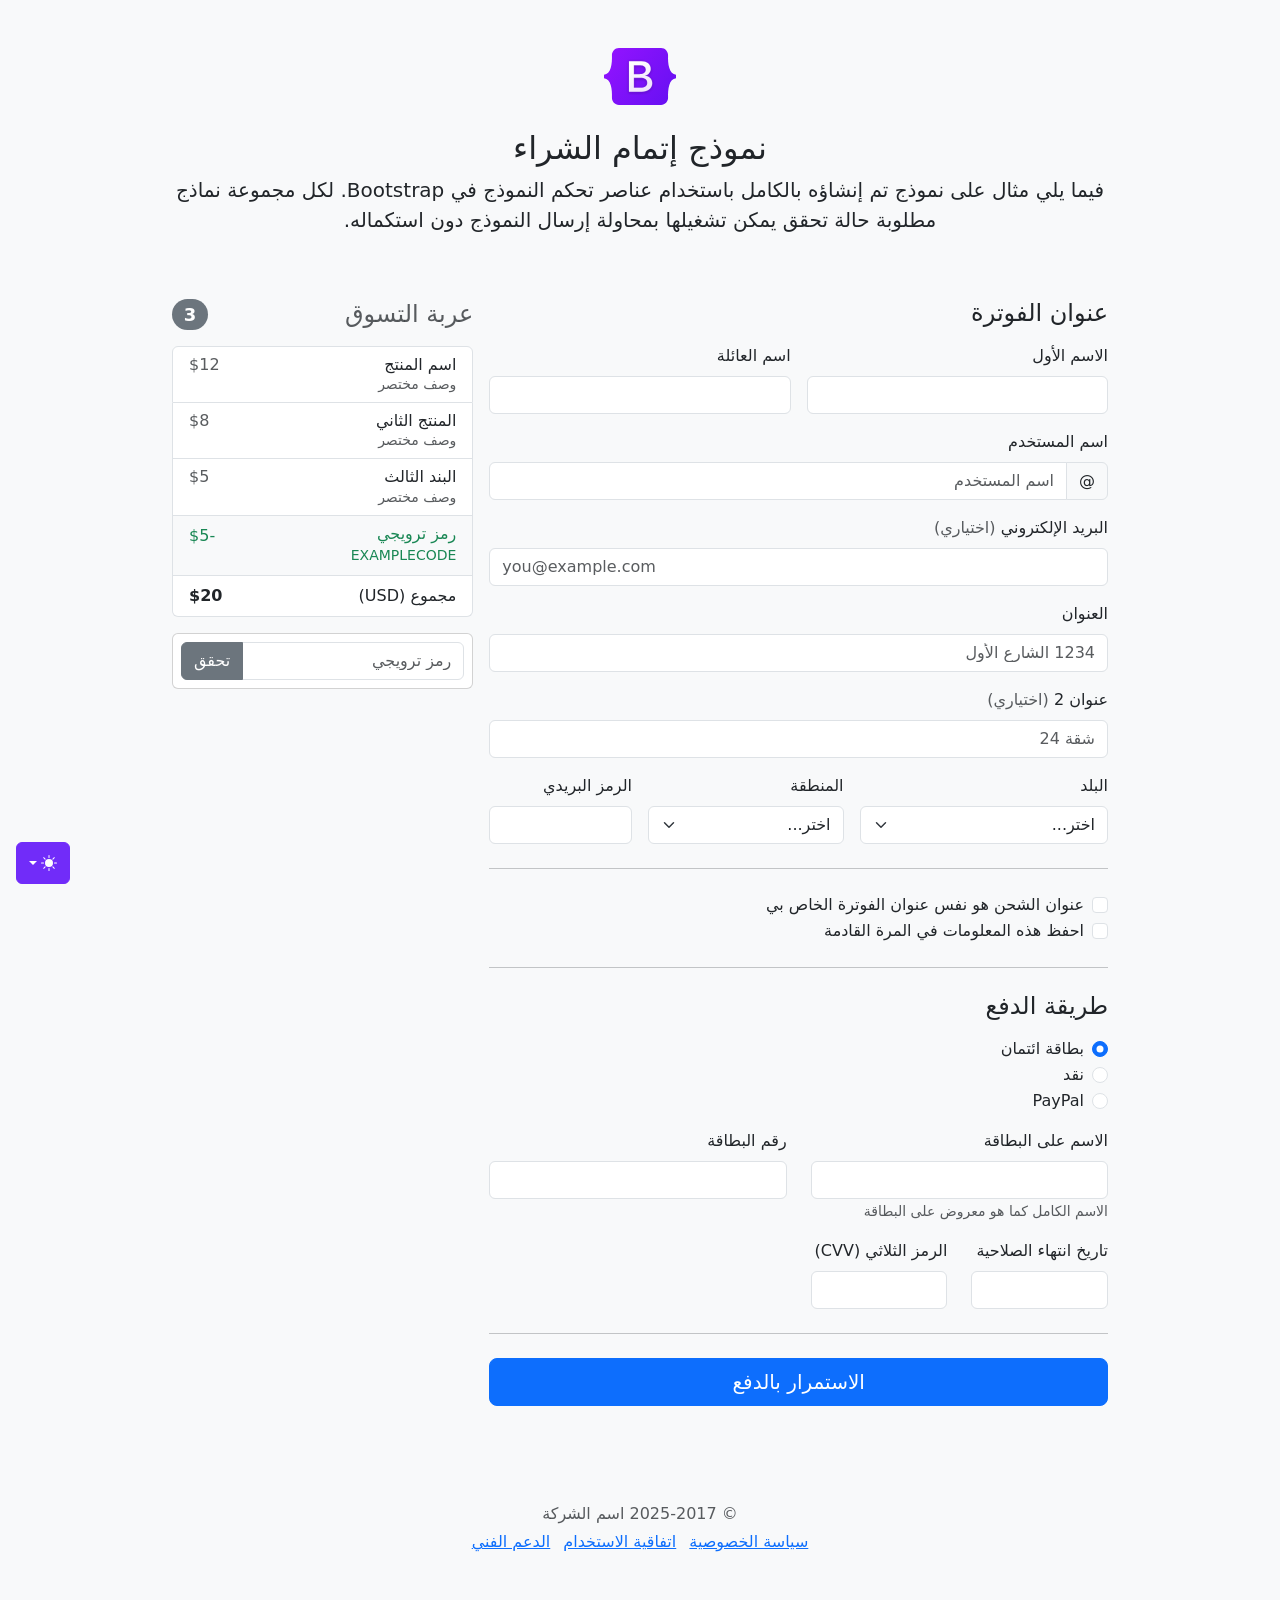
<file: bootstrap-5.3.8-examples/bootstrap-5.3.8-examples/checkout-rtl/index.html>
<!doctype html>
<html lang="ar" dir="rtl" data-bs-theme="auto">
  <head>
    <meta charset="utf-8" />
    <meta name="viewport" content="width=device-width, initial-scale=1" />
    <meta name="description" content="" />
    <meta
      name="author"
      content="Mark Otto, Jacob Thornton, and Bootstrap contributors"
    />
    <meta name="generator" content="Astro v5.13.2" />
    <title>مثال إتمام الشراء · Bootstrap v5.3</title>
    <link
      rel="canonical"
      href="https://getbootstrap.com/docs/5.3/examples/checkout-rtl/"
    />
    <script src="../assets/js/color-modes.js"></script>
    <link href="../assets/dist/css/bootstrap.rtl.min.css" rel="stylesheet" />
    <meta name="theme-color" content="#712cf9" />
    <link href="../checkout/checkout.css" rel="stylesheet" />
    <style>
      .bd-placeholder-img {
        font-size: 1.125rem;
        text-anchor: middle;
        -webkit-user-select: none;
        -moz-user-select: none;
        user-select: none;
      }
      @media (min-width: 768px) {
        .bd-placeholder-img-lg {
          font-size: 3.5rem;
        }
      }
      .b-example-divider {
        width: 100%;
        height: 3rem;
        background-color: #0000001a;
        border: solid rgba(0, 0, 0, 0.15);
        border-width: 1px 0;
        box-shadow:
          inset 0 0.5em 1.5em #0000001a,
          inset 0 0.125em 0.5em #00000026;
      }
      .b-example-vr {
        flex-shrink: 0;
        width: 1.5rem;
        height: 100vh;
      }
      .bi {
        vertical-align: -0.125em;
        fill: currentColor;
      }
      .nav-scroller {
        position: relative;
        z-index: 2;
        height: 2.75rem;
        overflow-y: hidden;
      }
      .nav-scroller .nav {
        display: flex;
        flex-wrap: nowrap;
        padding-bottom: 1rem;
        margin-top: -1px;
        overflow-x: auto;
        text-align: center;
        white-space: nowrap;
        -webkit-overflow-scrolling: touch;
      }
      .btn-bd-primary {
        --bd-violet-bg: #712cf9;
        --bd-violet-rgb: 112.520718, 44.062154, 249.437846;
        --bs-btn-font-weight: 600;
        --bs-btn-color: var(--bs-white);
        --bs-btn-bg: var(--bd-violet-bg);
        --bs-btn-border-color: var(--bd-violet-bg);
        --bs-btn-hover-color: var(--bs-white);
        --bs-btn-hover-bg: #6528e0;
        --bs-btn-hover-border-color: #6528e0;
        --bs-btn-focus-shadow-rgb: var(--bd-violet-rgb);
        --bs-btn-active-color: var(--bs-btn-hover-color);
        --bs-btn-active-bg: #5a23c8;
        --bs-btn-active-border-color: #5a23c8;
      }
      .bd-mode-toggle {
        z-index: 1500;
      }
      .bd-mode-toggle .bi {
        width: 1em;
        height: 1em;
      }
      .bd-mode-toggle .dropdown-menu .active .bi {
        display: block !important;
      }
    </style>
  </head>
  <body class="bg-body-tertiary">
    <svg xmlns="http://www.w3.org/2000/svg" class="d-none">
      <symbol id="check2" viewBox="0 0 16 16">
        <path
          d="M13.854 3.646a.5.5 0 0 1 0 .708l-7 7a.5.5 0 0 1-.708 0l-3.5-3.5a.5.5 0 1 1 .708-.708L6.5 10.293l6.646-6.647a.5.5 0 0 1 .708 0z"
        ></path>
      </symbol>
      <symbol id="circle-half" viewBox="0 0 16 16">
        <path
          d="M8 15A7 7 0 1 0 8 1v14zm0 1A8 8 0 1 1 8 0a8 8 0 0 1 0 16z"
        ></path>
      </symbol>
      <symbol id="moon-stars-fill" viewBox="0 0 16 16">
        <path
          d="M6 .278a.768.768 0 0 1 .08.858 7.208 7.208 0 0 0-.878 3.46c0 4.021 3.278 7.277 7.318 7.277.527 0 1.04-.055 1.533-.16a.787.787 0 0 1 .81.316.733.733 0 0 1-.031.893A8.349 8.349 0 0 1 8.344 16C3.734 16 0 12.286 0 7.71 0 4.266 2.114 1.312 5.124.06A.752.752 0 0 1 6 .278z"
        ></path>
        <path
          d="M10.794 3.148a.217.217 0 0 1 .412 0l.387 1.162c.173.518.579.924 1.097 1.097l1.162.387a.217.217 0 0 1 0 .412l-1.162.387a1.734 1.734 0 0 0-1.097 1.097l-.387 1.162a.217.217 0 0 1-.412 0l-.387-1.162A1.734 1.734 0 0 0 9.31 6.593l-1.162-.387a.217.217 0 0 1 0-.412l1.162-.387a1.734 1.734 0 0 0 1.097-1.097l.387-1.162zM13.863.099a.145.145 0 0 1 .274 0l.258.774c.115.346.386.617.732.732l.774.258a.145.145 0 0 1 0 .274l-.774.258a1.156 1.156 0 0 0-.732.732l-.258.774a.145.145 0 0 1-.274 0l-.258-.774a1.156 1.156 0 0 0-.732-.732l-.774-.258a.145.145 0 0 1 0-.274l.774-.258c.346-.115.617-.386.732-.732L13.863.1z"
        ></path>
      </symbol>
      <symbol id="sun-fill" viewBox="0 0 16 16">
        <path
          d="M8 12a4 4 0 1 0 0-8 4 4 0 0 0 0 8zM8 0a.5.5 0 0 1 .5.5v2a.5.5 0 0 1-1 0v-2A.5.5 0 0 1 8 0zm0 13a.5.5 0 0 1 .5.5v2a.5.5 0 0 1-1 0v-2A.5.5 0 0 1 8 13zm8-5a.5.5 0 0 1-.5.5h-2a.5.5 0 0 1 0-1h2a.5.5 0 0 1 .5.5zM3 8a.5.5 0 0 1-.5.5h-2a.5.5 0 0 1 0-1h2A.5.5 0 0 1 3 8zm10.657-5.657a.5.5 0 0 1 0 .707l-1.414 1.415a.5.5 0 1 1-.707-.708l1.414-1.414a.5.5 0 0 1 .707 0zm-9.193 9.193a.5.5 0 0 1 0 .707L3.05 13.657a.5.5 0 0 1-.707-.707l1.414-1.414a.5.5 0 0 1 .707 0zm9.193 2.121a.5.5 0 0 1-.707 0l-1.414-1.414a.5.5 0 0 1 .707-.707l1.414 1.414a.5.5 0 0 1 0 .707zM4.464 4.465a.5.5 0 0 1-.707 0L2.343 3.05a.5.5 0 1 1 .707-.707l1.414 1.414a.5.5 0 0 1 0 .708z"
        ></path>
      </symbol>
    </svg>
    <div
      class="dropdown position-fixed bottom-0 end-0 mb-3 me-3 bd-mode-toggle"
    >
      <button
        class="btn btn-bd-primary py-2 dropdown-toggle d-flex align-items-center"
        id="bd-theme"
        type="button"
        aria-expanded="false"
        data-bs-toggle="dropdown"
        aria-label="Toggle theme (auto)"
      >
        <svg class="bi my-1 theme-icon-active" aria-hidden="true">
          <use href="#circle-half"></use>
        </svg>
        <span class="visually-hidden" id="bd-theme-text">Toggle theme</span>
      </button>
      <ul
        class="dropdown-menu dropdown-menu-end shadow"
        aria-labelledby="bd-theme-text"
      >
        <li>
          <button
            type="button"
            class="dropdown-item d-flex align-items-center"
            data-bs-theme-value="light"
            aria-pressed="false"
          >
            <svg class="bi me-2 opacity-50" aria-hidden="true">
              <use href="#sun-fill"></use>
            </svg>
            Light
            <svg class="bi ms-auto d-none" aria-hidden="true">
              <use href="#check2"></use>
            </svg>
          </button>
        </li>
        <li>
          <button
            type="button"
            class="dropdown-item d-flex align-items-center"
            data-bs-theme-value="dark"
            aria-pressed="false"
          >
            <svg class="bi me-2 opacity-50" aria-hidden="true">
              <use href="#moon-stars-fill"></use>
            </svg>
            Dark
            <svg class="bi ms-auto d-none" aria-hidden="true">
              <use href="#check2"></use>
            </svg>
          </button>
        </li>
        <li>
          <button
            type="button"
            class="dropdown-item d-flex align-items-center active"
            data-bs-theme-value="auto"
            aria-pressed="true"
          >
            <svg class="bi me-2 opacity-50" aria-hidden="true">
              <use href="#circle-half"></use>
            </svg>
            Auto
            <svg class="bi ms-auto d-none" aria-hidden="true">
              <use href="#check2"></use>
            </svg>
          </button>
        </li>
      </ul>
    </div>
    <div class="container">
      <main>
        <div class="py-5 text-center">
          <img
            class="d-block mx-auto mb-4"
            src="../assets/brand/bootstrap-logo.svg"
            alt=""
            width="72"
            height="57"
          />
          <h1 class="h2">نموذج إتمام الشراء</h1>
          <p class="lead">
            فيما يلي مثال على نموذج تم إنشاؤه بالكامل باستخدام عناصر تحكم
            النموذج في Bootstrap. لكل مجموعة نماذج مطلوبة حالة تحقق يمكن تشغيلها
            بمحاولة إرسال النموذج دون استكماله.
          </p>
        </div>
        <div class="row g-3">
          <div class="col-md-5 col-lg-4 order-md-last">
            <h4 class="d-flex justify-content-between align-items-center mb-3">
              <span class="text-body-secondary">عربة التسوق</span>
              <span class="badge bg-secondary rounded-pill">3</span>
            </h4>
            <ul class="list-group mb-3">
              <li class="list-group-item d-flex justify-content-between lh-sm">
                <div>
                  <h6 class="my-0">اسم المنتج</h6>
                  <small class="text-body-secondary">وصف مختصر</small>
                </div>
                <span class="text-body-secondary">$12</span>
              </li>
              <li class="list-group-item d-flex justify-content-between lh-sm">
                <div>
                  <h6 class="my-0">المنتج الثاني</h6>
                  <small class="text-body-secondary">وصف مختصر</small>
                </div>
                <span class="text-body-secondary">$8</span>
              </li>
              <li class="list-group-item d-flex justify-content-between lh-sm">
                <div>
                  <h6 class="my-0">البند الثالث</h6>
                  <small class="text-body-secondary">وصف مختصر</small>
                </div>
                <span class="text-body-secondary">$5</span>
              </li>
              <li
                class="list-group-item d-flex justify-content-between bg-body-tertiary"
              >
                <div class="text-success">
                  <h6 class="my-0">رمز ترويجي</h6>
                  <small>EXAMPLECODE</small>
                </div>
                <span class="text-success">-$5</span>
              </li>
              <li class="list-group-item d-flex justify-content-between">
                <span>مجموع (USD)</span> <strong>$20</strong>
              </li>
            </ul>
            <form class="card p-2">
              <div class="input-group">
                <input
                  type="text"
                  class="form-control"
                  placeholder="رمز ترويجي"
                />
                <button type="submit" class="btn btn-secondary">تحقق</button>
              </div>
            </form>
          </div>
          <div class="col-md-7 col-lg-8">
            <h4 class="mb-3">عنوان الفوترة</h4>
            <form class="needs-validation" novalidate>
              <div class="row g-3">
                <div class="col-sm-6">
                  <label for="firstName" class="form-label">الاسم الأول</label>
                  <input
                    type="text"
                    class="form-control"
                    id="firstName"
                    placeholder=""
                    value=""
                    required
                  />
                  <div class="invalid-feedback">يرجى إدخال اسم أول صحيح.</div>
                </div>
                <div class="col-sm-6">
                  <label for="lastName" class="form-label">اسم العائلة</label>
                  <input
                    type="text"
                    class="form-control"
                    id="lastName"
                    placeholder=""
                    value=""
                    required
                  />
                  <div class="invalid-feedback">يرجى إدخال اسم عائلة صحيح.</div>
                </div>
                <div class="col-12">
                  <label for="username" class="form-label">اسم المستخدم</label>
                  <div class="input-group has-validation">
                    <span class="input-group-text">@</span>
                    <input
                      type="text"
                      class="form-control"
                      id="username"
                      placeholder="اسم المستخدم"
                      required
                    />
                    <div class="invalid-feedback">
                      اسم المستخدم الخاص بك مطلوب.
                    </div>
                  </div>
                </div>
                <div class="col-12">
                  <label for="email" class="form-label"
                    >البريد الإلكتروني
                    <span class="text-body-secondary">(اختياري)</span></label
                  >
                  <input
                    type="email"
                    class="form-control"
                    id="email"
                    placeholder="you@example.com"
                  />
                  <div class="invalid-feedback">
                    يرجى إدخال عنوان بريد إلكتروني صحيح لتصلكم تحديثات الشحن.
                  </div>
                </div>
                <div class="col-12">
                  <label for="address" class="form-label">العنوان</label>
                  <input
                    type="text"
                    class="form-control"
                    id="address"
                    placeholder="1234 الشارع الأول"
                    required
                  />
                  <div class="invalid-feedback">
                    يرجى إدخال عنوان الشحن الخاص بك.
                  </div>
                </div>
                <div class="col-12">
                  <label for="address2" class="form-label"
                    >عنوان 2
                    <span class="text-body-secondary">(اختياري)</span></label
                  >
                  <input
                    type="text"
                    class="form-control"
                    id="address2"
                    placeholder="شقة 24"
                  />
                </div>
                <div class="col-md-5">
                  <label for="country" class="form-label">البلد</label>
                  <select class="form-select" id="country" required>
                    <option value="">اختر...</option>
                    <option>الولايات المتحدة الأمريكية</option>
                  </select>
                  <div class="invalid-feedback">يرجى اختيار بلد صحيح.</div>
                </div>
                <div class="col-md-4">
                  <label for="state" class="form-label">المنطقة</label>
                  <select class="form-select" id="state" required>
                    <option value="">اختر...</option>
                    <option>كاليفورنيا</option>
                  </select>
                  <div class="invalid-feedback">
                    يرجى اختيار اسم منطقة صحيح.
                  </div>
                </div>
                <div class="col-md-3">
                  <label for="zip" class="form-label">الرمز البريدي</label>
                  <input
                    type="text"
                    class="form-control"
                    id="zip"
                    placeholder=""
                    required
                  />
                  <div class="invalid-feedback">الرمز البريدي مطلوب.</div>
                </div>
              </div>
              <hr class="my-4" />
              <div class="form-check">
                <input
                  type="checkbox"
                  class="form-check-input"
                  id="same-address"
                />
                <label class="form-check-label" for="same-address"
                  >عنوان الشحن هو نفس عنوان الفوترة الخاص بي</label
                >
              </div>
              <div class="form-check">
                <input
                  type="checkbox"
                  class="form-check-input"
                  id="save-info"
                />
                <label class="form-check-label" for="save-info"
                  >احفظ هذه المعلومات في المرة القادمة</label
                >
              </div>
              <hr class="my-4" />
              <h4 class="mb-3">طريقة الدفع</h4>
              <div class="my-3">
                <div class="form-check">
                  <input
                    id="credit"
                    name="paymentMethod"
                    type="radio"
                    class="form-check-input"
                    checked
                    required
                  />
                  <label class="form-check-label" for="credit"
                    >بطاقة ائتمان</label
                  >
                </div>
                <div class="form-check">
                  <input
                    id="cash"
                    name="paymentMethod"
                    type="radio"
                    class="form-check-input"
                    required
                  />
                  <label class="form-check-label" for="cash">نقد</label>
                </div>
                <div class="form-check">
                  <input
                    id="paypal"
                    name="paymentMethod"
                    type="radio"
                    class="form-check-input"
                    required
                  />
                  <label class="form-check-label" for="paypal">PayPal</label>
                </div>
              </div>
              <div class="row gy-3">
                <div class="col-md-6">
                  <label for="cc-name" class="form-label"
                    >الاسم على البطاقة</label
                  >
                  <input
                    type="text"
                    class="form-control"
                    id="cc-name"
                    placeholder=""
                    required
                  />
                  <small class="text-body-secondary"
                    >الاسم الكامل كما هو معروض على البطاقة</small
                  >
                  <div class="invalid-feedback">الاسم على البطاقة مطلوب</div>
                </div>
                <div class="col-md-6">
                  <label for="cc-number" class="form-label">رقم البطاقة</label>
                  <input
                    type="text"
                    class="form-control"
                    id="cc-number"
                    placeholder=""
                    required
                  />
                  <div class="invalid-feedback">رقم بطاقة الائتمان مطلوب</div>
                </div>
                <div class="col-md-3">
                  <label for="cc-expiration" class="form-label"
                    >تاريخ انتهاء الصلاحية</label
                  >
                  <input
                    type="text"
                    class="form-control"
                    id="cc-expiration"
                    placeholder=""
                    required
                  />
                  <div class="invalid-feedback">
                    تاريخ انتهاء الصلاحية مطلوب
                  </div>
                </div>
                <div class="col-md-3">
                  <label for="cc-cvv" class="form-label"
                    >الرمز الثلاثي (CVV)</label
                  >
                  <input
                    type="text"
                    class="form-control"
                    id="cc-cvv"
                    placeholder=""
                    required
                  />
                  <div class="invalid-feedback">رمز الحماية مطلوب</div>
                </div>
              </div>
              <hr class="my-4" />
              <button class="w-100 btn btn-primary btn-lg" type="submit">
                الاستمرار بالدفع
              </button>
            </form>
          </div>
        </div>
      </main>
      <footer class="my-5 pt-5 text-body-secondary text-center text-small">
        <p class="mb-1">&copy; 2025-2017 اسم الشركة</p>
        <ul class="list-inline">
          <li class="list-inline-item"><a href="#">سياسة الخصوصية</a></li>
          <li class="list-inline-item"><a href="#">اتفاقية الاستخدام</a></li>
          <li class="list-inline-item"><a href="#">الدعم الفني</a></li>
        </ul>
      </footer>
    </div>
    <script
      src="../assets/dist/js/bootstrap.bundle.min.js"
      class="astro-vvvwv3sm"
    ></script>
    <script src="../checkout/checkout.js" class="astro-vvvwv3sm"></script>
  </body>
</html>
</file>
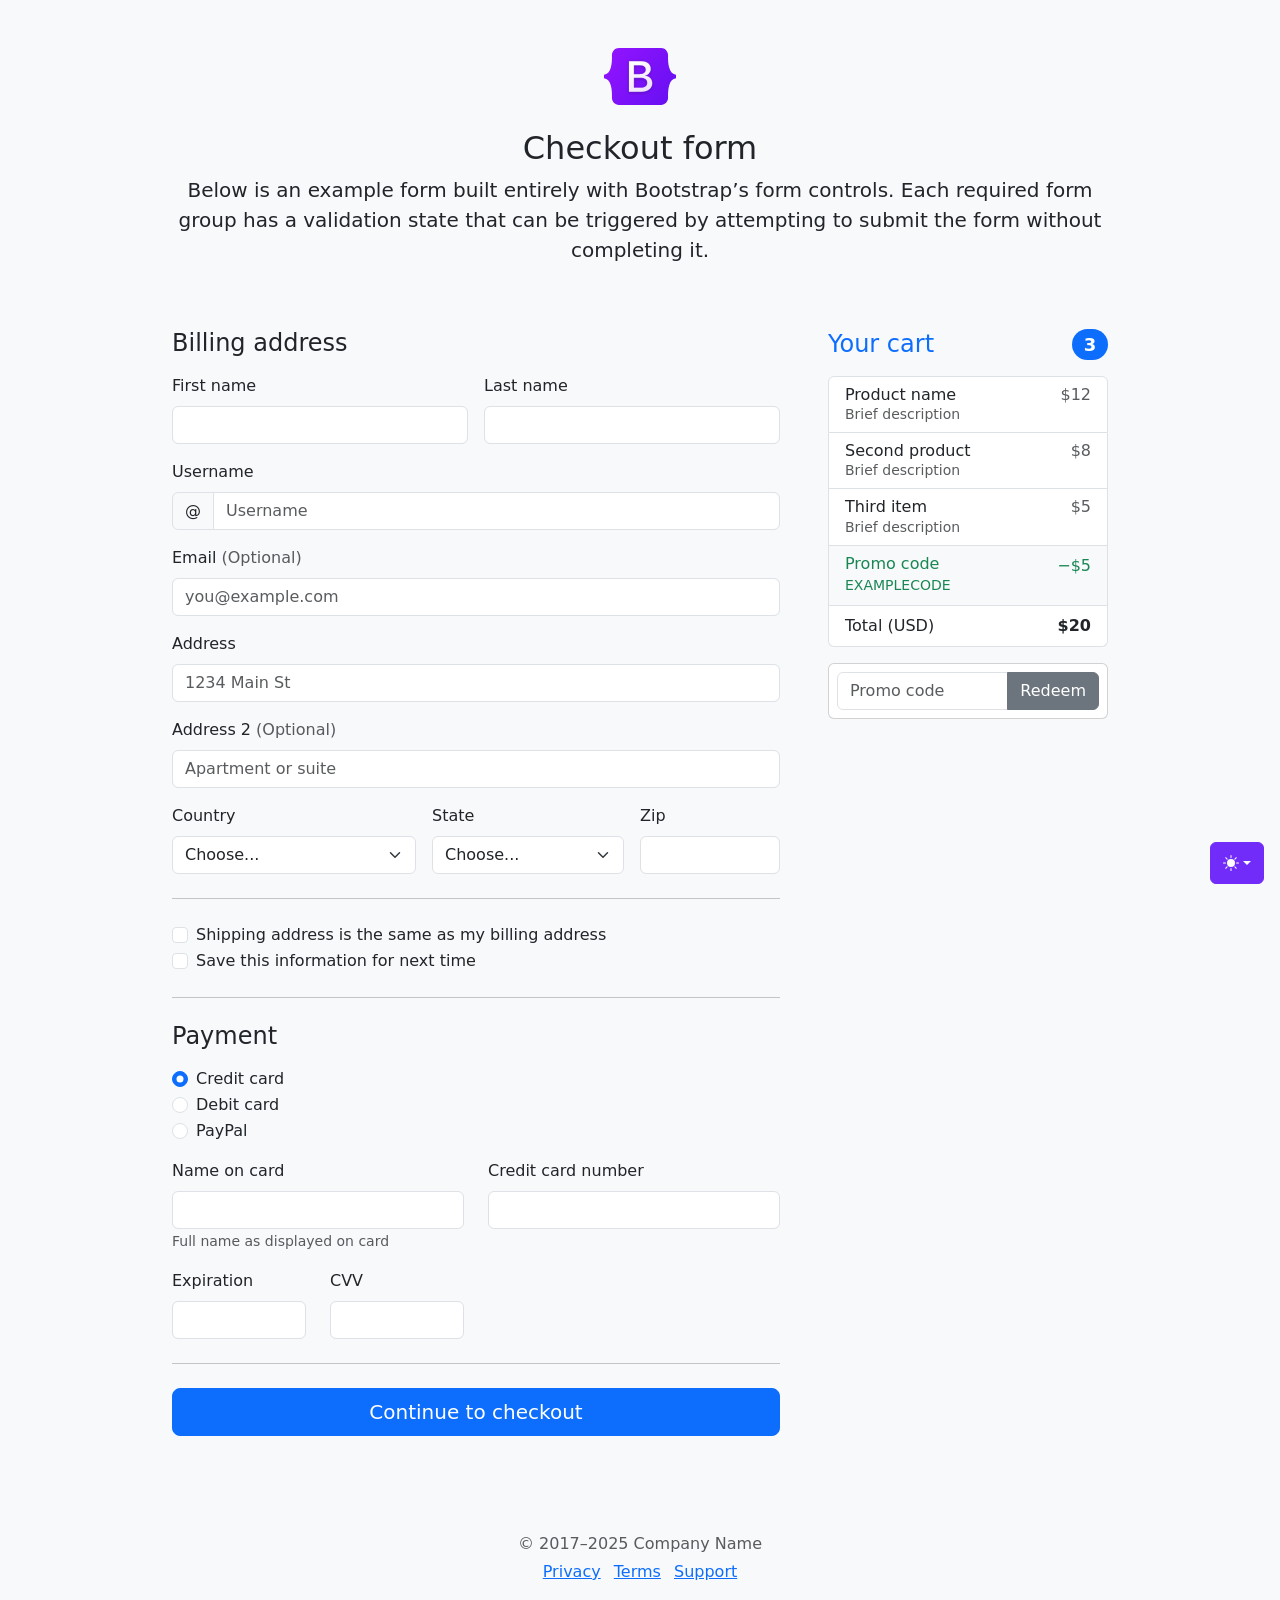
<file: bootstrap-5.3.8-examples/bootstrap-5.3.8-examples/checkout/index.html>
<!doctype html>
<html lang="en" data-bs-theme="auto">
  <head>
    <meta charset="utf-8" />
    <meta name="viewport" content="width=device-width, initial-scale=1" />
    <meta name="description" content="" />
    <meta
      name="author"
      content="Mark Otto, Jacob Thornton, and Bootstrap contributors"
    />
    <meta name="generator" content="Astro v5.13.2" />
    <title>Checkout example · Bootstrap v5.3</title>
    <link
      rel="canonical"
      href="https://getbootstrap.com/docs/5.3/examples/checkout/"
    />
    <script src="../assets/js/color-modes.js"></script>
    <link href="../assets/dist/css/bootstrap.min.css" rel="stylesheet" />
    <meta name="theme-color" content="#712cf9" />
    <link href="checkout.css" rel="stylesheet" />
    <style>
      .bd-placeholder-img {
        font-size: 1.125rem;
        text-anchor: middle;
        -webkit-user-select: none;
        -moz-user-select: none;
        user-select: none;
      }
      @media (min-width: 768px) {
        .bd-placeholder-img-lg {
          font-size: 3.5rem;
        }
      }
      .b-example-divider {
        width: 100%;
        height: 3rem;
        background-color: #0000001a;
        border: solid rgba(0, 0, 0, 0.15);
        border-width: 1px 0;
        box-shadow:
          inset 0 0.5em 1.5em #0000001a,
          inset 0 0.125em 0.5em #00000026;
      }
      .b-example-vr {
        flex-shrink: 0;
        width: 1.5rem;
        height: 100vh;
      }
      .bi {
        vertical-align: -0.125em;
        fill: currentColor;
      }
      .nav-scroller {
        position: relative;
        z-index: 2;
        height: 2.75rem;
        overflow-y: hidden;
      }
      .nav-scroller .nav {
        display: flex;
        flex-wrap: nowrap;
        padding-bottom: 1rem;
        margin-top: -1px;
        overflow-x: auto;
        text-align: center;
        white-space: nowrap;
        -webkit-overflow-scrolling: touch;
      }
      .btn-bd-primary {
        --bd-violet-bg: #712cf9;
        --bd-violet-rgb: 112.520718, 44.062154, 249.437846;
        --bs-btn-font-weight: 600;
        --bs-btn-color: var(--bs-white);
        --bs-btn-bg: var(--bd-violet-bg);
        --bs-btn-border-color: var(--bd-violet-bg);
        --bs-btn-hover-color: var(--bs-white);
        --bs-btn-hover-bg: #6528e0;
        --bs-btn-hover-border-color: #6528e0;
        --bs-btn-focus-shadow-rgb: var(--bd-violet-rgb);
        --bs-btn-active-color: var(--bs-btn-hover-color);
        --bs-btn-active-bg: #5a23c8;
        --bs-btn-active-border-color: #5a23c8;
      }
      .bd-mode-toggle {
        z-index: 1500;
      }
      .bd-mode-toggle .bi {
        width: 1em;
        height: 1em;
      }
      .bd-mode-toggle .dropdown-menu .active .bi {
        display: block !important;
      }
    </style>
  </head>
  <body class="bg-body-tertiary">
    <svg xmlns="http://www.w3.org/2000/svg" class="d-none">
      <symbol id="check2" viewBox="0 0 16 16">
        <path
          d="M13.854 3.646a.5.5 0 0 1 0 .708l-7 7a.5.5 0 0 1-.708 0l-3.5-3.5a.5.5 0 1 1 .708-.708L6.5 10.293l6.646-6.647a.5.5 0 0 1 .708 0z"
        ></path>
      </symbol>
      <symbol id="circle-half" viewBox="0 0 16 16">
        <path
          d="M8 15A7 7 0 1 0 8 1v14zm0 1A8 8 0 1 1 8 0a8 8 0 0 1 0 16z"
        ></path>
      </symbol>
      <symbol id="moon-stars-fill" viewBox="0 0 16 16">
        <path
          d="M6 .278a.768.768 0 0 1 .08.858 7.208 7.208 0 0 0-.878 3.46c0 4.021 3.278 7.277 7.318 7.277.527 0 1.04-.055 1.533-.16a.787.787 0 0 1 .81.316.733.733 0 0 1-.031.893A8.349 8.349 0 0 1 8.344 16C3.734 16 0 12.286 0 7.71 0 4.266 2.114 1.312 5.124.06A.752.752 0 0 1 6 .278z"
        ></path>
        <path
          d="M10.794 3.148a.217.217 0 0 1 .412 0l.387 1.162c.173.518.579.924 1.097 1.097l1.162.387a.217.217 0 0 1 0 .412l-1.162.387a1.734 1.734 0 0 0-1.097 1.097l-.387 1.162a.217.217 0 0 1-.412 0l-.387-1.162A1.734 1.734 0 0 0 9.31 6.593l-1.162-.387a.217.217 0 0 1 0-.412l1.162-.387a1.734 1.734 0 0 0 1.097-1.097l.387-1.162zM13.863.099a.145.145 0 0 1 .274 0l.258.774c.115.346.386.617.732.732l.774.258a.145.145 0 0 1 0 .274l-.774.258a1.156 1.156 0 0 0-.732.732l-.258.774a.145.145 0 0 1-.274 0l-.258-.774a1.156 1.156 0 0 0-.732-.732l-.774-.258a.145.145 0 0 1 0-.274l.774-.258c.346-.115.617-.386.732-.732L13.863.1z"
        ></path>
      </symbol>
      <symbol id="sun-fill" viewBox="0 0 16 16">
        <path
          d="M8 12a4 4 0 1 0 0-8 4 4 0 0 0 0 8zM8 0a.5.5 0 0 1 .5.5v2a.5.5 0 0 1-1 0v-2A.5.5 0 0 1 8 0zm0 13a.5.5 0 0 1 .5.5v2a.5.5 0 0 1-1 0v-2A.5.5 0 0 1 8 13zm8-5a.5.5 0 0 1-.5.5h-2a.5.5 0 0 1 0-1h2a.5.5 0 0 1 .5.5zM3 8a.5.5 0 0 1-.5.5h-2a.5.5 0 0 1 0-1h2A.5.5 0 0 1 3 8zm10.657-5.657a.5.5 0 0 1 0 .707l-1.414 1.415a.5.5 0 1 1-.707-.708l1.414-1.414a.5.5 0 0 1 .707 0zm-9.193 9.193a.5.5 0 0 1 0 .707L3.05 13.657a.5.5 0 0 1-.707-.707l1.414-1.414a.5.5 0 0 1 .707 0zm9.193 2.121a.5.5 0 0 1-.707 0l-1.414-1.414a.5.5 0 0 1 .707-.707l1.414 1.414a.5.5 0 0 1 0 .707zM4.464 4.465a.5.5 0 0 1-.707 0L2.343 3.05a.5.5 0 1 1 .707-.707l1.414 1.414a.5.5 0 0 1 0 .708z"
        ></path>
      </symbol>
    </svg>
    <div
      class="dropdown position-fixed bottom-0 end-0 mb-3 me-3 bd-mode-toggle"
    >
      <button
        class="btn btn-bd-primary py-2 dropdown-toggle d-flex align-items-center"
        id="bd-theme"
        type="button"
        aria-expanded="false"
        data-bs-toggle="dropdown"
        aria-label="Toggle theme (auto)"
      >
        <svg class="bi my-1 theme-icon-active" aria-hidden="true">
          <use href="#circle-half"></use>
        </svg>
        <span class="visually-hidden" id="bd-theme-text">Toggle theme</span>
      </button>
      <ul
        class="dropdown-menu dropdown-menu-end shadow"
        aria-labelledby="bd-theme-text"
      >
        <li>
          <button
            type="button"
            class="dropdown-item d-flex align-items-center"
            data-bs-theme-value="light"
            aria-pressed="false"
          >
            <svg class="bi me-2 opacity-50" aria-hidden="true">
              <use href="#sun-fill"></use>
            </svg>
            Light
            <svg class="bi ms-auto d-none" aria-hidden="true">
              <use href="#check2"></use>
            </svg>
          </button>
        </li>
        <li>
          <button
            type="button"
            class="dropdown-item d-flex align-items-center"
            data-bs-theme-value="dark"
            aria-pressed="false"
          >
            <svg class="bi me-2 opacity-50" aria-hidden="true">
              <use href="#moon-stars-fill"></use>
            </svg>
            Dark
            <svg class="bi ms-auto d-none" aria-hidden="true">
              <use href="#check2"></use>
            </svg>
          </button>
        </li>
        <li>
          <button
            type="button"
            class="dropdown-item d-flex align-items-center active"
            data-bs-theme-value="auto"
            aria-pressed="true"
          >
            <svg class="bi me-2 opacity-50" aria-hidden="true">
              <use href="#circle-half"></use>
            </svg>
            Auto
            <svg class="bi ms-auto d-none" aria-hidden="true">
              <use href="#check2"></use>
            </svg>
          </button>
        </li>
      </ul>
    </div>
    <div class="container">
      <main>
        <div class="py-5 text-center">
          <img
            class="d-block mx-auto mb-4"
            src="../assets/brand/bootstrap-logo.svg"
            alt=""
            width="72"
            height="57"
          />
          <h1 class="h2">Checkout form</h1>
          <p class="lead">
            Below is an example form built entirely with Bootstrap’s form
            controls. Each required form group has a validation state that can
            be triggered by attempting to submit the form without completing it.
          </p>
        </div>
        <div class="row g-5">
          <div class="col-md-5 col-lg-4 order-md-last">
            <h4 class="d-flex justify-content-between align-items-center mb-3">
              <span class="text-primary">Your cart</span>
              <span class="badge bg-primary rounded-pill">3</span>
            </h4>
            <ul class="list-group mb-3">
              <li class="list-group-item d-flex justify-content-between lh-sm">
                <div>
                  <h6 class="my-0">Product name</h6>
                  <small class="text-body-secondary">Brief description</small>
                </div>
                <span class="text-body-secondary">$12</span>
              </li>
              <li class="list-group-item d-flex justify-content-between lh-sm">
                <div>
                  <h6 class="my-0">Second product</h6>
                  <small class="text-body-secondary">Brief description</small>
                </div>
                <span class="text-body-secondary">$8</span>
              </li>
              <li class="list-group-item d-flex justify-content-between lh-sm">
                <div>
                  <h6 class="my-0">Third item</h6>
                  <small class="text-body-secondary">Brief description</small>
                </div>
                <span class="text-body-secondary">$5</span>
              </li>
              <li
                class="list-group-item d-flex justify-content-between bg-body-tertiary"
              >
                <div class="text-success">
                  <h6 class="my-0">Promo code</h6>
                  <small>EXAMPLECODE</small>
                </div>
                <span class="text-success">−$5</span>
              </li>
              <li class="list-group-item d-flex justify-content-between">
                <span>Total (USD)</span> <strong>$20</strong>
              </li>
            </ul>
            <form class="card p-2">
              <div class="input-group">
                <input
                  type="text"
                  class="form-control"
                  placeholder="Promo code"
                />
                <button type="submit" class="btn btn-secondary">Redeem</button>
              </div>
            </form>
          </div>
          <div class="col-md-7 col-lg-8">
            <h4 class="mb-3">Billing address</h4>
            <form class="needs-validation" novalidate>
              <div class="row g-3">
                <div class="col-sm-6">
                  <label for="firstName" class="form-label">First name</label>
                  <input
                    type="text"
                    class="form-control"
                    id="firstName"
                    placeholder=""
                    value=""
                    required
                  />
                  <div class="invalid-feedback">
                    Valid first name is required.
                  </div>
                </div>
                <div class="col-sm-6">
                  <label for="lastName" class="form-label">Last name</label>
                  <input
                    type="text"
                    class="form-control"
                    id="lastName"
                    placeholder=""
                    value=""
                    required
                  />
                  <div class="invalid-feedback">
                    Valid last name is required.
                  </div>
                </div>
                <div class="col-12">
                  <label for="username" class="form-label">Username</label>
                  <div class="input-group has-validation">
                    <span class="input-group-text">@</span>
                    <input
                      type="text"
                      class="form-control"
                      id="username"
                      placeholder="Username"
                      required
                    />
                    <div class="invalid-feedback">
                      Your username is required.
                    </div>
                  </div>
                </div>
                <div class="col-12">
                  <label for="email" class="form-label"
                    >Email
                    <span class="text-body-secondary">(Optional)</span></label
                  >
                  <input
                    type="email"
                    class="form-control"
                    id="email"
                    placeholder="you@example.com"
                  />
                  <div class="invalid-feedback">
                    Please enter a valid email address for shipping updates.
                  </div>
                </div>
                <div class="col-12">
                  <label for="address" class="form-label">Address</label>
                  <input
                    type="text"
                    class="form-control"
                    id="address"
                    placeholder="1234 Main St"
                    required
                  />
                  <div class="invalid-feedback">
                    Please enter your shipping address.
                  </div>
                </div>
                <div class="col-12">
                  <label for="address2" class="form-label"
                    >Address 2
                    <span class="text-body-secondary">(Optional)</span></label
                  >
                  <input
                    type="text"
                    class="form-control"
                    id="address2"
                    placeholder="Apartment or suite"
                  />
                </div>
                <div class="col-md-5">
                  <label for="country" class="form-label">Country</label>
                  <select class="form-select" id="country" required>
                    <option value="">Choose...</option>
                    <option>United States</option>
                  </select>
                  <div class="invalid-feedback">
                    Please select a valid country.
                  </div>
                </div>
                <div class="col-md-4">
                  <label for="state" class="form-label">State</label>
                  <select class="form-select" id="state" required>
                    <option value="">Choose...</option>
                    <option>California</option>
                  </select>
                  <div class="invalid-feedback">
                    Please provide a valid state.
                  </div>
                </div>
                <div class="col-md-3">
                  <label for="zip" class="form-label">Zip</label>
                  <input
                    type="text"
                    class="form-control"
                    id="zip"
                    placeholder=""
                    required
                  />
                  <div class="invalid-feedback">Zip code required.</div>
                </div>
              </div>
              <hr class="my-4" />
              <div class="form-check">
                <input
                  type="checkbox"
                  class="form-check-input"
                  id="same-address"
                />
                <label class="form-check-label" for="same-address"
                  >Shipping address is the same as my billing address</label
                >
              </div>
              <div class="form-check">
                <input
                  type="checkbox"
                  class="form-check-input"
                  id="save-info"
                />
                <label class="form-check-label" for="save-info"
                  >Save this information for next time</label
                >
              </div>
              <hr class="my-4" />
              <h4 class="mb-3">Payment</h4>
              <div class="my-3">
                <div class="form-check">
                  <input
                    id="credit"
                    name="paymentMethod"
                    type="radio"
                    class="form-check-input"
                    checked
                    required
                  />
                  <label class="form-check-label" for="credit"
                    >Credit card</label
                  >
                </div>
                <div class="form-check">
                  <input
                    id="debit"
                    name="paymentMethod"
                    type="radio"
                    class="form-check-input"
                    required
                  />
                  <label class="form-check-label" for="debit">Debit card</label>
                </div>
                <div class="form-check">
                  <input
                    id="paypal"
                    name="paymentMethod"
                    type="radio"
                    class="form-check-input"
                    required
                  />
                  <label class="form-check-label" for="paypal">PayPal</label>
                </div>
              </div>
              <div class="row gy-3">
                <div class="col-md-6">
                  <label for="cc-name" class="form-label">Name on card</label>
                  <input
                    type="text"
                    class="form-control"
                    id="cc-name"
                    placeholder=""
                    required
                  />
                  <small class="text-body-secondary"
                    >Full name as displayed on card</small
                  >
                  <div class="invalid-feedback">Name on card is required</div>
                </div>
                <div class="col-md-6">
                  <label for="cc-number" class="form-label"
                    >Credit card number</label
                  >
                  <input
                    type="text"
                    class="form-control"
                    id="cc-number"
                    placeholder=""
                    required
                  />
                  <div class="invalid-feedback">
                    Credit card number is required
                  </div>
                </div>
                <div class="col-md-3">
                  <label for="cc-expiration" class="form-label"
                    >Expiration</label
                  >
                  <input
                    type="text"
                    class="form-control"
                    id="cc-expiration"
                    placeholder=""
                    required
                  />
                  <div class="invalid-feedback">Expiration date required</div>
                </div>
                <div class="col-md-3">
                  <label for="cc-cvv" class="form-label">CVV</label>
                  <input
                    type="text"
                    class="form-control"
                    id="cc-cvv"
                    placeholder=""
                    required
                  />
                  <div class="invalid-feedback">Security code required</div>
                </div>
              </div>
              <hr class="my-4" />
              <button class="w-100 btn btn-primary btn-lg" type="submit">
                Continue to checkout
              </button>
            </form>
          </div>
        </div>
      </main>
      <footer class="my-5 pt-5 text-body-secondary text-center text-small">
        <p class="mb-1">&copy; 2017–2025 Company Name</p>
        <ul class="list-inline">
          <li class="list-inline-item"><a href="#">Privacy</a></li>
          <li class="list-inline-item"><a href="#">Terms</a></li>
          <li class="list-inline-item"><a href="#">Support</a></li>
        </ul>
      </footer>
    </div>
    <script
      src="../assets/dist/js/bootstrap.bundle.min.js"
      class="astro-vvvwv3sm"
    ></script>
    <script src="checkout.js" class="astro-vvvwv3sm"></script>
  </body>
</html>
</file>
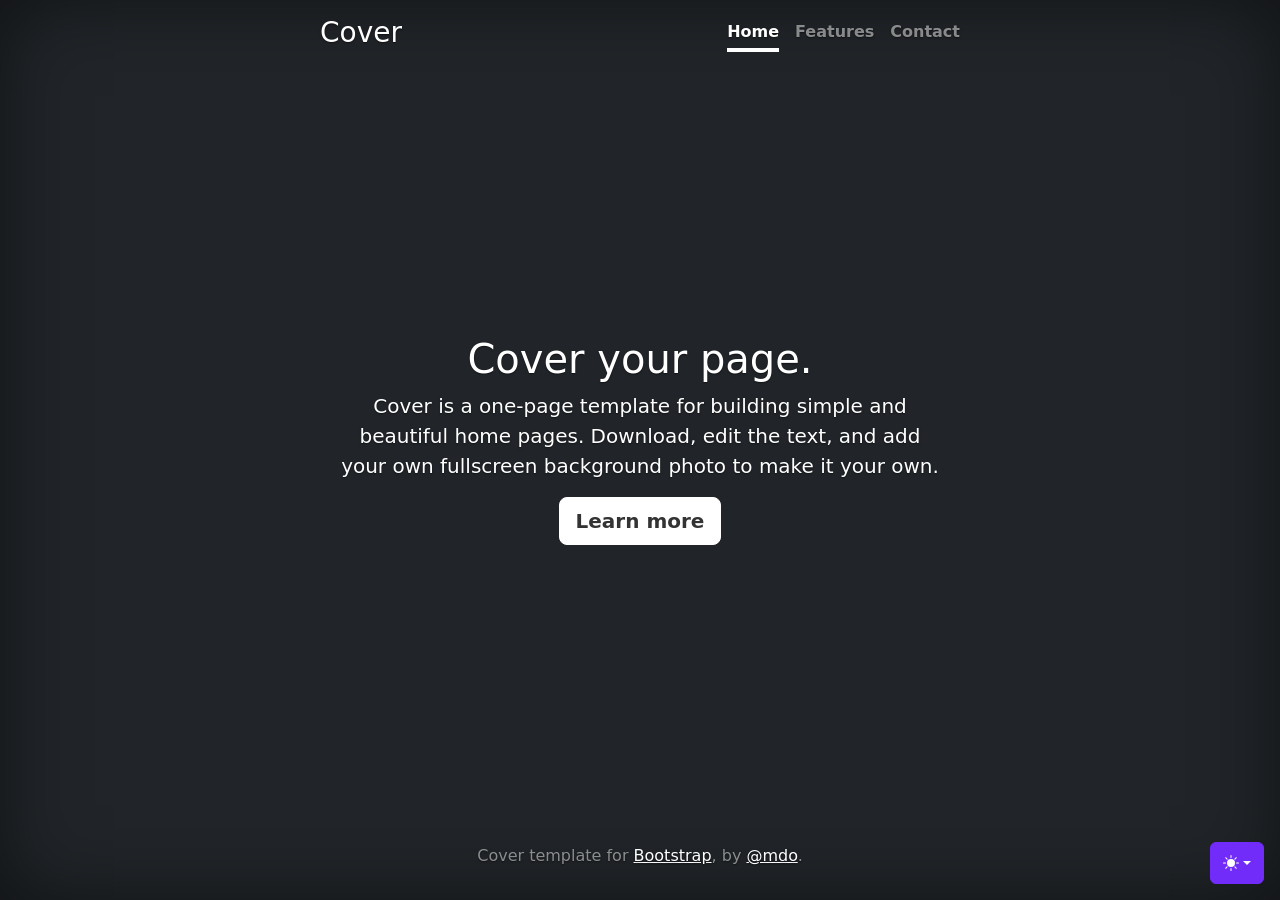
<file: bootstrap-5.3.8-examples/bootstrap-5.3.8-examples/cover/index.html>
<!doctype html>
<html lang="en" class="h-100" data-bs-theme="auto">
  <head>
    <meta charset="utf-8" />
    <meta name="viewport" content="width=device-width, initial-scale=1" />
    <meta name="description" content="" />
    <meta
      name="author"
      content="Mark Otto, Jacob Thornton, and Bootstrap contributors"
    />
    <meta name="generator" content="Astro v5.13.2" />
    <title>Cover Template · Bootstrap v5.3</title>
    <link
      rel="canonical"
      href="https://getbootstrap.com/docs/5.3/examples/cover/"
    />
    <script src="../assets/js/color-modes.js"></script>
    <link href="../assets/dist/css/bootstrap.min.css" rel="stylesheet" />
    <meta name="theme-color" content="#712cf9" />
    <link href="cover.css" rel="stylesheet" />
    <style>
      .bd-placeholder-img {
        font-size: 1.125rem;
        text-anchor: middle;
        -webkit-user-select: none;
        -moz-user-select: none;
        user-select: none;
      }
      @media (min-width: 768px) {
        .bd-placeholder-img-lg {
          font-size: 3.5rem;
        }
      }
      .b-example-divider {
        width: 100%;
        height: 3rem;
        background-color: #0000001a;
        border: solid rgba(0, 0, 0, 0.15);
        border-width: 1px 0;
        box-shadow:
          inset 0 0.5em 1.5em #0000001a,
          inset 0 0.125em 0.5em #00000026;
      }
      .b-example-vr {
        flex-shrink: 0;
        width: 1.5rem;
        height: 100vh;
      }
      .bi {
        vertical-align: -0.125em;
        fill: currentColor;
      }
      .nav-scroller {
        position: relative;
        z-index: 2;
        height: 2.75rem;
        overflow-y: hidden;
      }
      .nav-scroller .nav {
        display: flex;
        flex-wrap: nowrap;
        padding-bottom: 1rem;
        margin-top: -1px;
        overflow-x: auto;
        text-align: center;
        white-space: nowrap;
        -webkit-overflow-scrolling: touch;
      }
      .btn-bd-primary {
        --bd-violet-bg: #712cf9;
        --bd-violet-rgb: 112.520718, 44.062154, 249.437846;
        --bs-btn-font-weight: 600;
        --bs-btn-color: var(--bs-white);
        --bs-btn-bg: var(--bd-violet-bg);
        --bs-btn-border-color: var(--bd-violet-bg);
        --bs-btn-hover-color: var(--bs-white);
        --bs-btn-hover-bg: #6528e0;
        --bs-btn-hover-border-color: #6528e0;
        --bs-btn-focus-shadow-rgb: var(--bd-violet-rgb);
        --bs-btn-active-color: var(--bs-btn-hover-color);
        --bs-btn-active-bg: #5a23c8;
        --bs-btn-active-border-color: #5a23c8;
      }
      .bd-mode-toggle {
        z-index: 1500;
      }
      .bd-mode-toggle .bi {
        width: 1em;
        height: 1em;
      }
      .bd-mode-toggle .dropdown-menu .active .bi {
        display: block !important;
      }
    </style>
  </head>
  <body class="d-flex h-100 text-center text-bg-dark">
    <svg xmlns="http://www.w3.org/2000/svg" class="d-none">
      <symbol id="check2" viewBox="0 0 16 16">
        <path
          d="M13.854 3.646a.5.5 0 0 1 0 .708l-7 7a.5.5 0 0 1-.708 0l-3.5-3.5a.5.5 0 1 1 .708-.708L6.5 10.293l6.646-6.647a.5.5 0 0 1 .708 0z"
        ></path>
      </symbol>
      <symbol id="circle-half" viewBox="0 0 16 16">
        <path
          d="M8 15A7 7 0 1 0 8 1v14zm0 1A8 8 0 1 1 8 0a8 8 0 0 1 0 16z"
        ></path>
      </symbol>
      <symbol id="moon-stars-fill" viewBox="0 0 16 16">
        <path
          d="M6 .278a.768.768 0 0 1 .08.858 7.208 7.208 0 0 0-.878 3.46c0 4.021 3.278 7.277 7.318 7.277.527 0 1.04-.055 1.533-.16a.787.787 0 0 1 .81.316.733.733 0 0 1-.031.893A8.349 8.349 0 0 1 8.344 16C3.734 16 0 12.286 0 7.71 0 4.266 2.114 1.312 5.124.06A.752.752 0 0 1 6 .278z"
        ></path>
        <path
          d="M10.794 3.148a.217.217 0 0 1 .412 0l.387 1.162c.173.518.579.924 1.097 1.097l1.162.387a.217.217 0 0 1 0 .412l-1.162.387a1.734 1.734 0 0 0-1.097 1.097l-.387 1.162a.217.217 0 0 1-.412 0l-.387-1.162A1.734 1.734 0 0 0 9.31 6.593l-1.162-.387a.217.217 0 0 1 0-.412l1.162-.387a1.734 1.734 0 0 0 1.097-1.097l.387-1.162zM13.863.099a.145.145 0 0 1 .274 0l.258.774c.115.346.386.617.732.732l.774.258a.145.145 0 0 1 0 .274l-.774.258a1.156 1.156 0 0 0-.732.732l-.258.774a.145.145 0 0 1-.274 0l-.258-.774a1.156 1.156 0 0 0-.732-.732l-.774-.258a.145.145 0 0 1 0-.274l.774-.258c.346-.115.617-.386.732-.732L13.863.1z"
        ></path>
      </symbol>
      <symbol id="sun-fill" viewBox="0 0 16 16">
        <path
          d="M8 12a4 4 0 1 0 0-8 4 4 0 0 0 0 8zM8 0a.5.5 0 0 1 .5.5v2a.5.5 0 0 1-1 0v-2A.5.5 0 0 1 8 0zm0 13a.5.5 0 0 1 .5.5v2a.5.5 0 0 1-1 0v-2A.5.5 0 0 1 8 13zm8-5a.5.5 0 0 1-.5.5h-2a.5.5 0 0 1 0-1h2a.5.5 0 0 1 .5.5zM3 8a.5.5 0 0 1-.5.5h-2a.5.5 0 0 1 0-1h2A.5.5 0 0 1 3 8zm10.657-5.657a.5.5 0 0 1 0 .707l-1.414 1.415a.5.5 0 1 1-.707-.708l1.414-1.414a.5.5 0 0 1 .707 0zm-9.193 9.193a.5.5 0 0 1 0 .707L3.05 13.657a.5.5 0 0 1-.707-.707l1.414-1.414a.5.5 0 0 1 .707 0zm9.193 2.121a.5.5 0 0 1-.707 0l-1.414-1.414a.5.5 0 0 1 .707-.707l1.414 1.414a.5.5 0 0 1 0 .707zM4.464 4.465a.5.5 0 0 1-.707 0L2.343 3.05a.5.5 0 1 1 .707-.707l1.414 1.414a.5.5 0 0 1 0 .708z"
        ></path>
      </symbol>
    </svg>
    <div
      class="dropdown position-fixed bottom-0 end-0 mb-3 me-3 bd-mode-toggle"
    >
      <button
        class="btn btn-bd-primary py-2 dropdown-toggle d-flex align-items-center"
        id="bd-theme"
        type="button"
        aria-expanded="false"
        data-bs-toggle="dropdown"
        aria-label="Toggle theme (auto)"
      >
        <svg class="bi my-1 theme-icon-active" aria-hidden="true">
          <use href="#circle-half"></use>
        </svg>
        <span class="visually-hidden" id="bd-theme-text">Toggle theme</span>
      </button>
      <ul
        class="dropdown-menu dropdown-menu-end shadow"
        aria-labelledby="bd-theme-text"
      >
        <li>
          <button
            type="button"
            class="dropdown-item d-flex align-items-center"
            data-bs-theme-value="light"
            aria-pressed="false"
          >
            <svg class="bi me-2 opacity-50" aria-hidden="true">
              <use href="#sun-fill"></use>
            </svg>
            Light
            <svg class="bi ms-auto d-none" aria-hidden="true">
              <use href="#check2"></use>
            </svg>
          </button>
        </li>
        <li>
          <button
            type="button"
            class="dropdown-item d-flex align-items-center"
            data-bs-theme-value="dark"
            aria-pressed="false"
          >
            <svg class="bi me-2 opacity-50" aria-hidden="true">
              <use href="#moon-stars-fill"></use>
            </svg>
            Dark
            <svg class="bi ms-auto d-none" aria-hidden="true">
              <use href="#check2"></use>
            </svg>
          </button>
        </li>
        <li>
          <button
            type="button"
            class="dropdown-item d-flex align-items-center active"
            data-bs-theme-value="auto"
            aria-pressed="true"
          >
            <svg class="bi me-2 opacity-50" aria-hidden="true">
              <use href="#circle-half"></use>
            </svg>
            Auto
            <svg class="bi ms-auto d-none" aria-hidden="true">
              <use href="#check2"></use>
            </svg>
          </button>
        </li>
      </ul>
    </div>
    <div class="cover-container d-flex w-100 h-100 p-3 mx-auto flex-column">
      <header class="mb-auto">
        <div>
          <h3 class="float-md-start mb-0">Cover</h3>
          <nav class="nav nav-masthead justify-content-center float-md-end">
            <a
              class="nav-link fw-bold py-1 px-0 active"
              aria-current="page"
              href="#"
              >Home</a
            >
            <a class="nav-link fw-bold py-1 px-0" href="#">Features</a>
            <a class="nav-link fw-bold py-1 px-0" href="#">Contact</a>
          </nav>
        </div>
      </header>
      <main class="px-3">
        <h1>Cover your page.</h1>
        <p class="lead">
          Cover is a one-page template for building simple and beautiful home
          pages. Download, edit the text, and add your own fullscreen background
          photo to make it your own.
        </p>
        <p class="lead">
          <a href="#" class="btn btn-lg btn-light fw-bold border-white bg-white"
            >Learn more</a
          >
        </p>
      </main>
      <footer class="mt-auto text-white-50">
        <p>
          Cover template for
          <a href="https://getbootstrap.com/" class="text-white">Bootstrap</a>,
          by <a href="https://x.com/mdo" class="text-white">@mdo</a>.
        </p>
      </footer>
    </div>
    <script
      src="../assets/dist/js/bootstrap.bundle.min.js"
      class="astro-vvvwv3sm"
    ></script>
  </body>
</html>
</file>
<file: bootstrap-5.3.8-examples/bootstrap-5.3.8-examples/blog/blog.rtl.css>
/* stylelint-disable @stylistic/selector-list-comma-newline-after */

.blog-header-logo {
  font-family: Amiri, Georgia, "Times New Roman", serif;
  font-size: 2.25rem;
}

.blog-header-logo:hover {
  text-decoration: none;
}

h1, h2, h3, h4, h5, h6 {
  font-family: Amiri, Georgia, "Times New Roman", serif;
}

.flex-auto {
  flex: 0 0 auto;
}

.h-250 { height: 250px; }
@media (min-width: 768px) {
  .h-md-250 { height: 250px; }
}

/* Pagination */
.blog-pagination {
  margin-bottom: 4rem;
}

/*
 * Blog posts
 */
.blog-post {
  margin-bottom: 4rem;
}
.blog-post-meta {
  margin-bottom: 1.25rem;
  color: #727272;
}
</file>
<file: bootstrap-5.3.8-examples/bootstrap-5.3.8-examples/blog/blog.css>
/* stylelint-disable @stylistic/selector-list-comma-newline-after */

.blog-header-logo {
  font-family: "Playfair Display", Georgia, "Times New Roman", serif/*rtl:Amiri, Georgia, "Times New Roman", serif*/;
  font-size: 2.25rem;
}

.blog-header-logo:hover {
  text-decoration: none;
}

h1, h2, h3, h4, h5, h6 {
  font-family: "Playfair Display", Georgia, "Times New Roman", serif/*rtl:Amiri, Georgia, "Times New Roman", serif*/;
}

.flex-auto {
  flex: 0 0 auto;
}

.h-250 { height: 250px; }
@media (min-width: 768px) {
  .h-md-250 { height: 250px; }
}

/* Pagination */
.blog-pagination {
  margin-bottom: 4rem;
}

/*
 * Blog posts
 */
.blog-post {
  margin-bottom: 4rem;
}
.blog-post-meta {
  margin-bottom: 1.25rem;
  color: #727272;
}
</file>
<file: bootstrap-5.3.8-examples/bootstrap-5.3.8-examples/breadcrumbs/breadcrumbs.css>
.breadcrumb-chevron {
  --bs-breadcrumb-divider: url("data:image/svg+xml,%3Csvg xmlns='http://www.w3.org/2000/svg' width='16' height='16' fill='%236c757d'%3E%3Cpath fill-rule='evenodd' d='M4.646 1.646a.5.5 0 0 1 .708 0l6 6a.5.5 0 0 1 0 .708l-6 6a.5.5 0 0 1-.708-.708L10.293 8 4.646 2.354a.5.5 0 0 1 0-.708z'/%3E%3C/svg%3E");
  gap: .5rem;
}
.breadcrumb-chevron .breadcrumb-item {
  display: flex;
  gap: inherit;
  align-items: center;
  padding-left: 0;
  line-height: 1;
}
.breadcrumb-chevron .breadcrumb-item::before {
  gap: inherit;
  float: none;
  width: 1rem;
  height: 1rem;
}

.breadcrumb-custom .breadcrumb-item {
  position: relative;
  flex-grow: 1;
  padding: .75rem 3rem;
}
.breadcrumb-custom .breadcrumb-item::before {
  display: none;
}
.breadcrumb-custom .breadcrumb-item::after {
  position: absolute;
  top: 50%;
  right: -25px;
  z-index: 1;
  display: inline-block;
  width: 50px;
  height: 50px;
  margin-top: -25px;
  content: "";
  background-color: var(--bs-tertiary-bg);
  border-top-right-radius: .5rem;
  box-shadow: 1px -1px var(--bs-border-color);
  transform: scale(.707) rotate(45deg);
}
.breadcrumb-custom .breadcrumb-item:first-child {
  padding-left: 1.5rem;
}
.breadcrumb-custom .breadcrumb-item:last-child {
  padding-right: 1.5rem;
}
.breadcrumb-custom .breadcrumb-item:last-child::after {
  display: none;
}
</file>
<file: bootstrap-5.3.8-examples/bootstrap-5.3.8-examples/carousel/carousel.rtl.css>
/* GLOBAL STYLES
-------------------------------------------------- */
/* Padding below the footer and lighter body text */

body {
  padding-top: 3rem;
  padding-bottom: 3rem;
  color: rgb(var(--bs-tertiary-color-rgb));
}


/* CUSTOMIZE THE CAROUSEL
-------------------------------------------------- */

/* Carousel base class */
.carousel {
  margin-bottom: 4rem;
}
/* Since positioning the image, we need to help out the caption */
.carousel-caption {
  bottom: 3rem;
  z-index: 10;
}

/* Declare heights because of positioning of img element */
.carousel-item {
  height: 32rem;
}


/* MARKETING CONTENT
-------------------------------------------------- */

/* Center align the text within the three columns below the carousel */
.marketing .col-lg-4 {
  margin-bottom: 1.5rem;
  text-align: center;
}
.marketing .col-lg-4 p {
  margin-right: .75rem;
  margin-left: .75rem;
}


/* Featurettes
------------------------- */

.featurette-divider {
  margin: 5rem 0; /* Space out the Bootstrap <hr> more */
}

/* Thin out the marketing headings */

/* RESPONSIVE CSS
-------------------------------------------------- */

@media (min-width: 40em) {
  /* Bump up size of carousel content */
  .carousel-caption p {
    margin-bottom: 1.25rem;
    font-size: 1.25rem;
    line-height: 1.4;
  }

  .featurette-heading {
    font-size: 50px;
  }
}

@media (min-width: 62em) {
  .featurette-heading {
    margin-top: 7rem;
  }
}
</file>
<file: bootstrap-5.3.8-examples/bootstrap-5.3.8-examples/carousel/carousel.css>
/* GLOBAL STYLES
-------------------------------------------------- */
/* Padding below the footer and lighter body text */

body {
  padding-top: 3rem;
  padding-bottom: 3rem;
  color: rgb(var(--bs-tertiary-color-rgb));
}


/* CUSTOMIZE THE CAROUSEL
-------------------------------------------------- */

/* Carousel base class */
.carousel {
  margin-bottom: 4rem;
}
/* Since positioning the image, we need to help out the caption */
.carousel-caption {
  bottom: 3rem;
  z-index: 10;
}

/* Declare heights because of positioning of img element */
.carousel-item {
  height: 32rem;
}


/* MARKETING CONTENT
-------------------------------------------------- */

/* Center align the text within the three columns below the carousel */
.marketing .col-lg-4 {
  margin-bottom: 1.5rem;
  text-align: center;
}
/* rtl:begin:ignore */
.marketing .col-lg-4 p {
  margin-right: .75rem;
  margin-left: .75rem;
}
/* rtl:end:ignore */


/* Featurettes
------------------------- */

.featurette-divider {
  margin: 5rem 0; /* Space out the Bootstrap <hr> more */
}

/* Thin out the marketing headings */
/* rtl:begin:remove */
.featurette-heading {
  letter-spacing: -.05rem;
}

/* rtl:end:remove */

/* RESPONSIVE CSS
-------------------------------------------------- */

@media (min-width: 40em) {
  /* Bump up size of carousel content */
  .carousel-caption p {
    margin-bottom: 1.25rem;
    font-size: 1.25rem;
    line-height: 1.4;
  }

  .featurette-heading {
    font-size: 50px;
  }
}

@media (min-width: 62em) {
  .featurette-heading {
    margin-top: 7rem;
  }
}
</file>
<file: bootstrap-5.3.8-examples/bootstrap-5.3.8-examples/checkout/checkout.css>
.container {
  max-width: 960px;
}
</file>
<file: bootstrap-5.3.8-examples/bootstrap-5.3.8-examples/cover/cover.css>
/*
 * Globals
 */


/* Custom default button */
.btn-light,
.btn-light:hover,
.btn-light:focus {
  color: #333;
  text-shadow: none; /* Prevent inheritance from `body` */
}


/*
 * Base structure
 */

body {
  text-shadow: 0 .05rem .1rem rgba(0, 0, 0, .5);
  box-shadow: inset 0 0 5rem rgba(0, 0, 0, .5);
}

.cover-container {
  max-width: 42em;
}


/*
 * Header
 */

.nav-masthead .nav-link {
  color: rgba(255, 255, 255, .5);
  border-bottom: .25rem solid transparent;
}

.nav-masthead .nav-link:hover,
.nav-masthead .nav-link:focus {
  border-bottom-color: rgba(255, 255, 255, .25);
}

.nav-masthead .nav-link + .nav-link {
  margin-left: 1rem;
}

.nav-masthead .active {
  color: #fff;
  border-bottom-color: #fff;
}
</file>
<file: bootstrap-5.3.8-examples/bootstrap-5.3.8-examples/cheatsheet/cheatsheet.rtl.css>
body {
  scroll-behavior: smooth;
}

/**
 * Bootstrap "Journal code" icon
 * @link https://icons.getbootstrap.com/icons/journal-code/
 */
.bd-heading a::before {
  display: inline-block;
  width: 1em;
  height: 1em;
  margin-left: .25rem;
  content: "";
  background-image: url("data:image/svg+xml,%3Csvg xmlns='http://www.w3.org/2000/svg' fill='%23999' viewBox='0 0 16 16'%3E%3Cpath d='M4 1h8a2 2 0 0 1 2 2v10a2 2 0 0 1-2 2H4a2 2 0 0 1-2-2h1a1 1 0 0 0 1 1h8a1 1 0 0 0 1-1V3a1 1 0 0 0-1-1H4a1 1 0 0 0-1 1H2a2 2 0 0 1 2-2z'/%3E%3Cpath d='M2 5v-.5a.5.5 0 0 1 1 0V5h.5a.5.5 0 0 1 0 1h-2a.5.5 0 0 1 0-1H2zm0 3v-.5a.5.5 0 0 1 1 0V8h.5a.5.5 0 0 1 0 1h-2a.5.5 0 0 1 0-1H2zm0 3v-.5a.5.5 0 0 1 1 0v.5h.5a.5.5 0 0 1 0 1h-2a.5.5 0 0 1 0-1H2z'/%3E%3Cpath fill-rule='evenodd' d='M8.646 5.646a.5.5 0 0 1 .708 0l2 2a.5.5 0 0 1 0 .708l-2 2a.5.5 0 0 1-.708-.708L10.293 8 8.646 6.354a.5.5 0 0 1 0-.708zm-1.292 0a.5.5 0 0 0-.708 0l-2 2a.5.5 0 0 0 0 .708l2 2a.5.5 0 0 0 .708-.708L5.707 8l1.647-1.646a.5.5 0 0 0 0-.708z'/%3E%3C/svg%3E");
  background-size: 1em;
}

/* stylelint-disable-next-line selector-max-universal */
.bd-heading + div > * + * {
  margin-top: 3rem;
}

/* Table of contents */
.bd-aside a {
  padding: .1875rem .5rem;
  margin-top: .125rem;
  margin-right: .3125rem;
  color: var(--bs-body-color);
}

.bd-aside a:hover,
.bd-aside a:focus {
  color: var(--bs-body-color);
  background-color: rgba(121, 82, 179, .1);
}

.bd-aside .active {
  font-weight: 600;
  color: var(--bs-body-color);
}

.bd-aside .btn {
  padding: .25rem .5rem;
  font-weight: 600;
  color: var(--bs-body-color);
}

.bd-aside .btn:hover,
.bd-aside .btn:focus {
  color: var(--bs-body-color);
  background-color: rgba(121, 82, 179, .1);
}

.bd-aside .btn:focus {
  box-shadow: 0 0 0 1px rgba(121, 82, 179, .7);
}

.bd-aside .btn::before {
  width: 1.25em;
  line-height: 0;
  content: url("data:image/svg+xml,%3csvg xmlns='http://www.w3.org/2000/svg' width='16' height='16' viewBox='0 0 16 16'%3e%3cpath fill='none' stroke='%23ccc' stroke-linecap='round' stroke-linejoin='round' stroke-width='2' d='M5 14l6-6-6-6'/%3e%3c/svg%3e");
  transition: transform .35s ease;
  transform: rotate(180deg) translateX(-2px);
  transform-origin: .5em 50%;
}

.bd-aside .btn[aria-expanded="true"]::before {
  transform: rotate(90deg);
}


/* Examples */
.scrollspy-example {
  height: 200px;
}

[id="modal"] .bd-example .btn,
[id="buttons"] .bd-example .btn,
[id="tooltips"] .bd-example .btn,
[id="popovers"] .bd-example .btn,
[id="dropdowns"] .bd-example .btn-group,
[id="dropdowns"] .bd-example .dropdown,
[id="dropdowns"] .bd-example .dropup,
[id="dropdowns"] .bd-example .dropend,
[id="dropdowns"] .bd-example .dropstart {
  margin: 0 0 1rem 1rem;
}

/* Layout */
@media (min-width: 1200px) {
  body {
    display: grid;
    grid-template-rows: auto;
    grid-template-columns: 1fr 4fr 1fr;
    gap: 1rem;
  }

  .bd-header {
    position: fixed;
    top: 0;
    right: 0;
    left: 0;
    z-index: 1030;
    grid-column: 1 / span 3;
  }

  .bd-aside,
  .bd-cheatsheet {
    padding-top: 4rem;
  }

  /**
   * 1. Too bad only Firefox supports subgrids ATM
   */
  .bd-cheatsheet,
  .bd-cheatsheet section,
  .bd-cheatsheet article {
    display: inherit; /* 1 */
    grid-template-rows: auto;
    grid-template-columns: 1fr 4fr;
    grid-column: 1 / span 2;
    gap: inherit; /* 1 */
  }

  .bd-aside {
    grid-area: 1 / 3;
    scroll-margin-top: 4rem;
  }

  .bd-cheatsheet section,
  .bd-cheatsheet section > h2 {
    top: 2rem;
    scroll-margin-top: 2rem;
  }

  .bd-cheatsheet section > h2::before {
    position: absolute;
    top: 0;
    right: 0;
    bottom: -2rem;
    left: 0;
    z-index: -1;
    content: "";
  }

  .bd-cheatsheet article,
  .bd-cheatsheet .bd-heading {
    top: 8rem;
    scroll-margin-top: 8rem;
  }

  .bd-cheatsheet .bd-heading {
    z-index: 1;
  }
}
</file>
<file: bootstrap-5.3.8-examples/bootstrap-5.3.8-examples/cheatsheet/cheatsheet.css>
body {
  scroll-behavior: smooth;
}

/**
 * Bootstrap "Journal code" icon
 * @link https://icons.getbootstrap.com/icons/journal-code/
 */
.bd-heading a::before {
  display: inline-block;
  width: 1em;
  height: 1em;
  margin-right: .25rem;
  content: "";
  background-image: url("data:image/svg+xml,%3Csvg xmlns='http://www.w3.org/2000/svg' fill='%23999' viewBox='0 0 16 16'%3E%3Cpath d='M4 1h8a2 2 0 0 1 2 2v10a2 2 0 0 1-2 2H4a2 2 0 0 1-2-2h1a1 1 0 0 0 1 1h8a1 1 0 0 0 1-1V3a1 1 0 0 0-1-1H4a1 1 0 0 0-1 1H2a2 2 0 0 1 2-2z'/%3E%3Cpath d='M2 5v-.5a.5.5 0 0 1 1 0V5h.5a.5.5 0 0 1 0 1h-2a.5.5 0 0 1 0-1H2zm0 3v-.5a.5.5 0 0 1 1 0V8h.5a.5.5 0 0 1 0 1h-2a.5.5 0 0 1 0-1H2zm0 3v-.5a.5.5 0 0 1 1 0v.5h.5a.5.5 0 0 1 0 1h-2a.5.5 0 0 1 0-1H2z'/%3E%3Cpath fill-rule='evenodd' d='M8.646 5.646a.5.5 0 0 1 .708 0l2 2a.5.5 0 0 1 0 .708l-2 2a.5.5 0 0 1-.708-.708L10.293 8 8.646 6.354a.5.5 0 0 1 0-.708zm-1.292 0a.5.5 0 0 0-.708 0l-2 2a.5.5 0 0 0 0 .708l2 2a.5.5 0 0 0 .708-.708L5.707 8l1.647-1.646a.5.5 0 0 0 0-.708z'/%3E%3C/svg%3E");
  background-size: 1em;
}

/* stylelint-disable-next-line selector-max-universal */
.bd-heading + div > * + * {
  margin-top: 3rem;
}

/* Table of contents */
.bd-aside a {
  padding: .1875rem .5rem;
  margin-top: .125rem;
  margin-left: .3125rem;
  color: var(--bs-body-color);
}

.bd-aside a:hover,
.bd-aside a:focus {
  color: var(--bs-body-color);
  background-color: rgba(121, 82, 179, .1);
}

.bd-aside .active {
  font-weight: 600;
  color: var(--bs-body-color);
}

.bd-aside .btn {
  padding: .25rem .5rem;
  font-weight: 600;
  color: var(--bs-body-color);
}

.bd-aside .btn:hover,
.bd-aside .btn:focus {
  color: var(--bs-body-color);
  background-color: rgba(121, 82, 179, .1);
}

.bd-aside .btn:focus {
  box-shadow: 0 0 0 1px rgba(121, 82, 179, .7);
}

.bd-aside .btn::before {
  width: 1.25em;
  line-height: 0;
  content: url("data:image/svg+xml,%3csvg xmlns='http://www.w3.org/2000/svg' width='16' height='16' viewBox='0 0 16 16'%3e%3cpath fill='none' stroke='%23ccc' stroke-linecap='round' stroke-linejoin='round' stroke-width='2' d='M5 14l6-6-6-6'/%3e%3c/svg%3e");
  transition: transform .35s ease;

  /* rtl:raw:
  transform: rotate(180deg) translateX(-2px);
  */
  transform-origin: .5em 50%;
}

.bd-aside .btn[aria-expanded="true"]::before {
  transform: rotate(90deg)/* rtl:ignore */;
}


/* Examples */
.scrollspy-example {
  height: 200px;
}

[id="modal"] .bd-example .btn,
[id="buttons"] .bd-example .btn,
[id="tooltips"] .bd-example .btn,
[id="popovers"] .bd-example .btn,
[id="dropdowns"] .bd-example .btn-group,
[id="dropdowns"] .bd-example .dropdown,
[id="dropdowns"] .bd-example .dropup,
[id="dropdowns"] .bd-example .dropend,
[id="dropdowns"] .bd-example .dropstart {
  margin: 0 1rem 1rem 0;
}

/* Layout */
@media (min-width: 1200px) {
  body {
    display: grid;
    grid-template-rows: auto;
    grid-template-columns: 1fr 4fr 1fr;
    gap: 1rem;
  }

  .bd-header {
    position: fixed;
    top: 0;
    /* rtl:begin:ignore */
    right: 0;
    left: 0;
    /* rtl:end:ignore */
    z-index: 1030;
    grid-column: 1 / span 3;
  }

  .bd-aside,
  .bd-cheatsheet {
    padding-top: 4rem;
  }

  /**
   * 1. Too bad only Firefox supports subgrids ATM
   */
  .bd-cheatsheet,
  .bd-cheatsheet section,
  .bd-cheatsheet article {
    display: inherit; /* 1 */
    grid-template-rows: auto;
    grid-template-columns: 1fr 4fr;
    grid-column: 1 / span 2;
    gap: inherit; /* 1 */
  }

  .bd-aside {
    grid-area: 1 / 3;
    scroll-margin-top: 4rem;
  }

  .bd-cheatsheet section,
  .bd-cheatsheet section > h2 {
    top: 2rem;
    scroll-margin-top: 2rem;
  }

  .bd-cheatsheet section > h2::before {
    position: absolute;
    /* rtl:begin:ignore */
    top: 0;
    right: 0;
    bottom: -2rem;
    left: 0;
    /* rtl:end:ignore */
    z-index: -1;
    content: "";
  }

  .bd-cheatsheet article,
  .bd-cheatsheet .bd-heading {
    top: 8rem;
    scroll-margin-top: 8rem;
  }

  .bd-cheatsheet .bd-heading {
    z-index: 1;
  }
}
</file>
